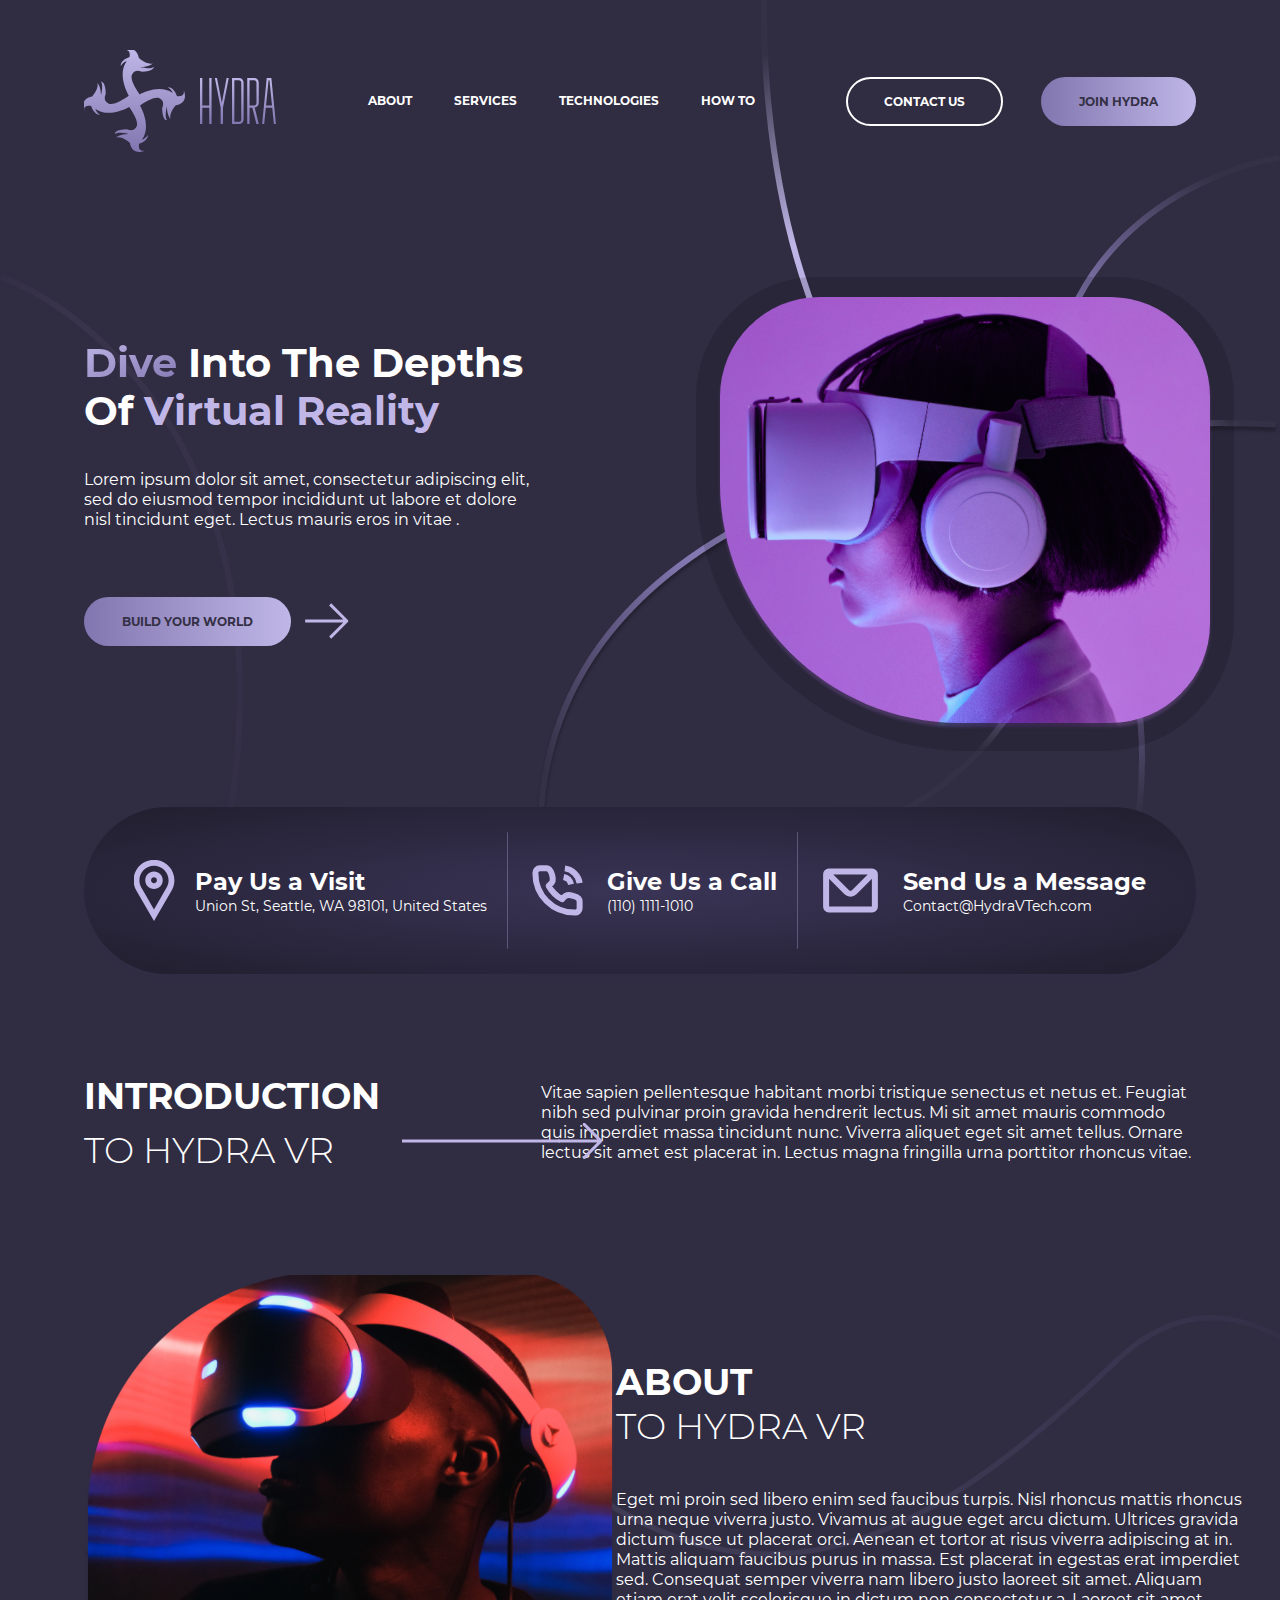
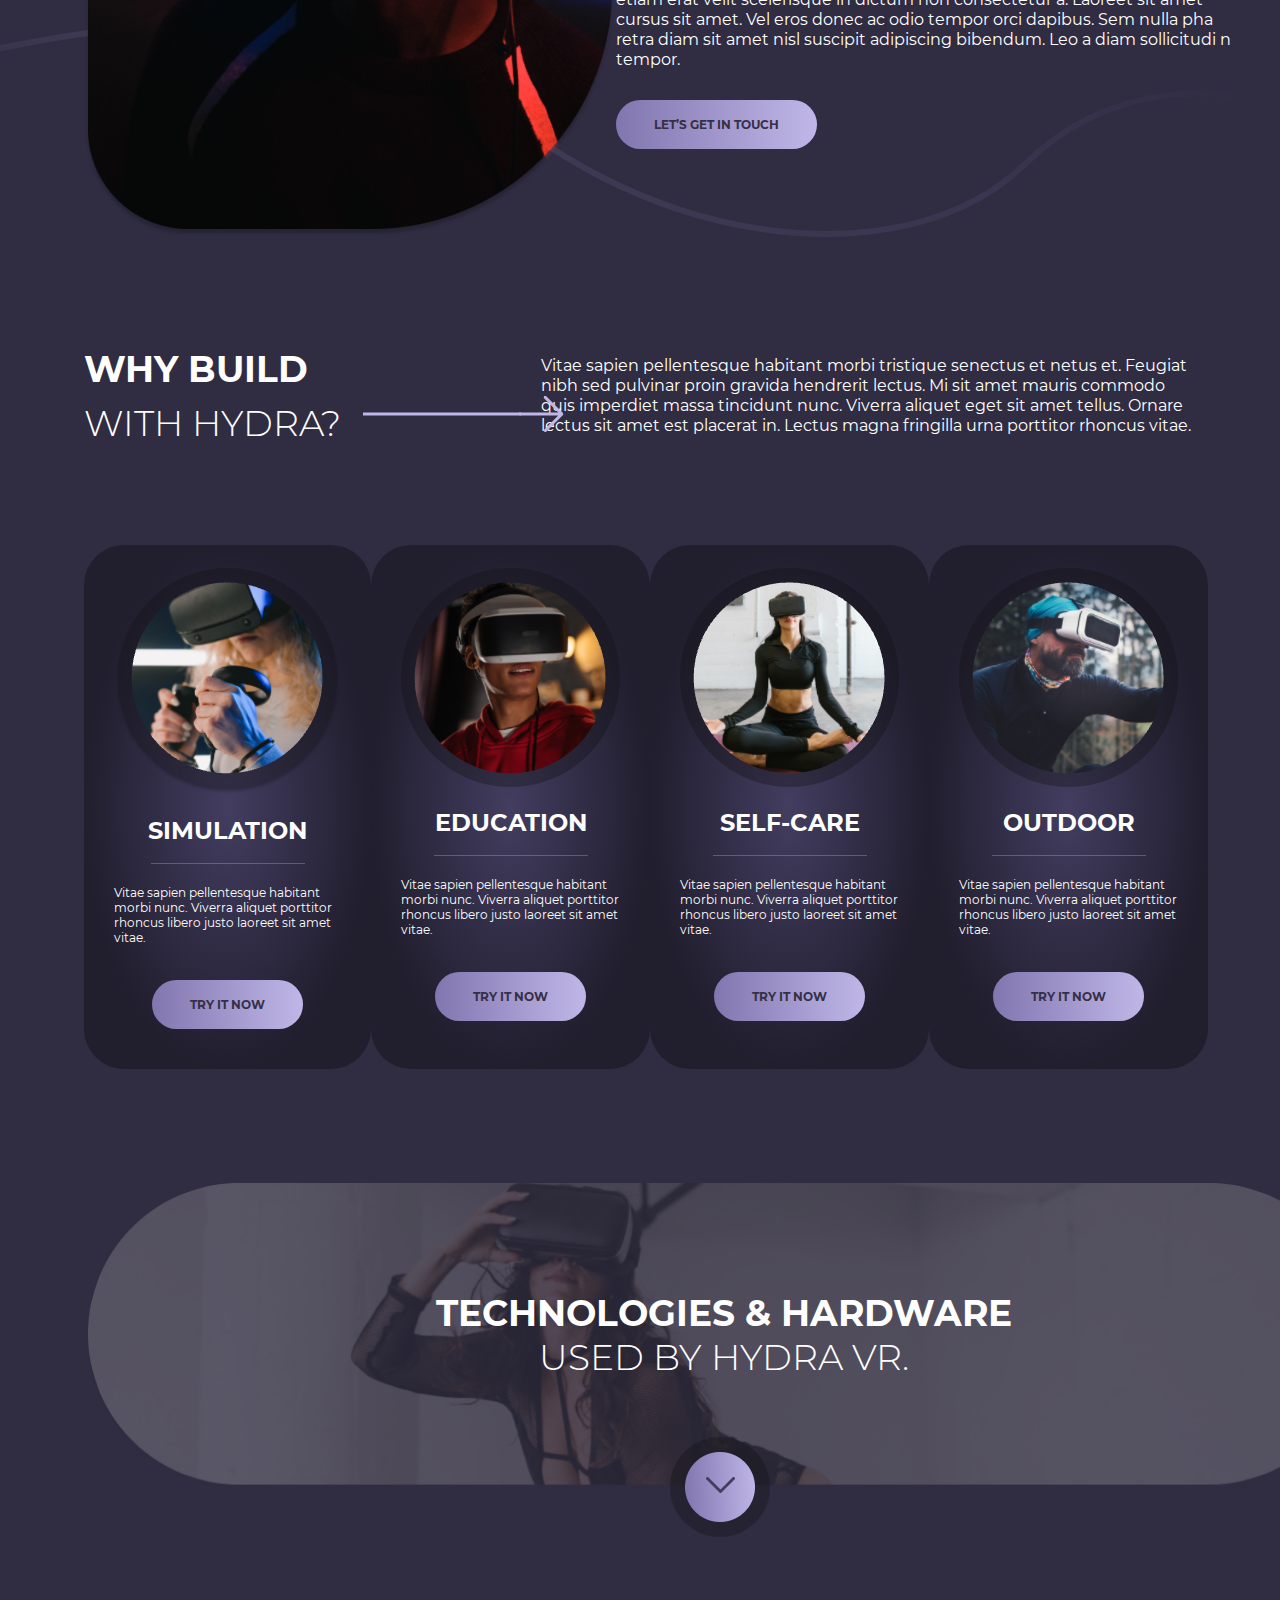
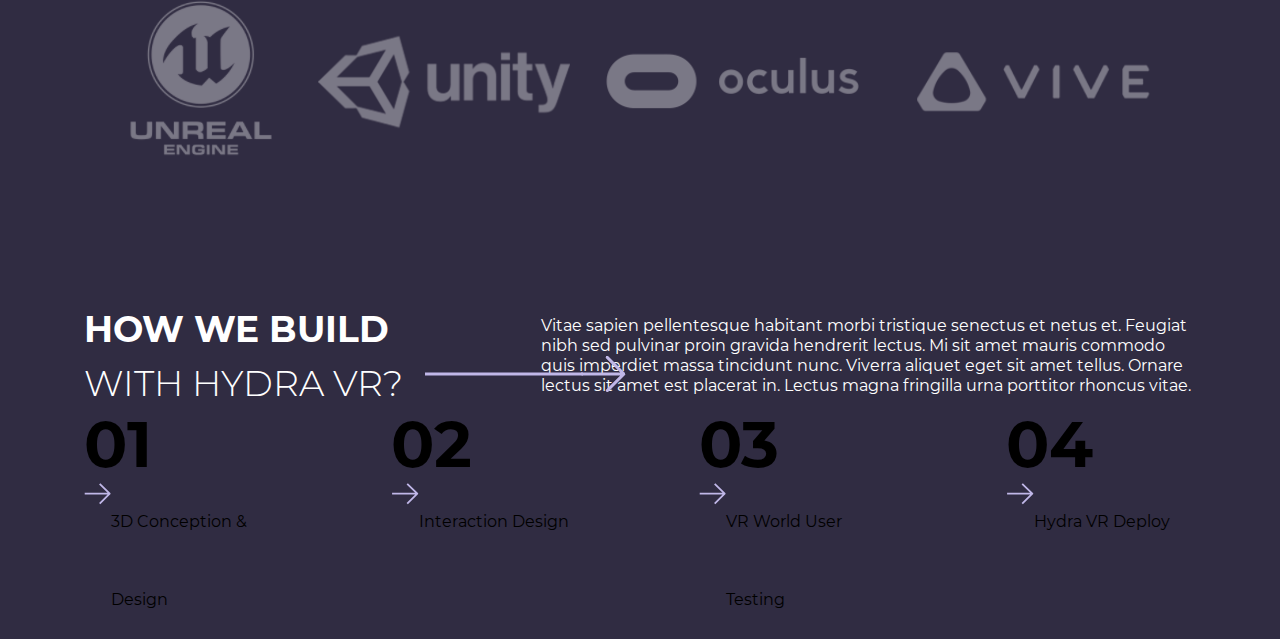
<file: Hydra/index.html>
<!DOCTYPE html>
<html lang="en">

<head>
    <meta charset="UTF-8">
    <meta name="viewport" content="width=device-width, initial-scale=1.0">
    <link rel="stylesheet" href="fonts/Montserrat/stylesheet.css">
    <link rel="stylesheet" href="scss/base/main.css">
    <title>Home page</title>
</head>

<body>
    <header class="header">
        <div class="container">
            <nav class="header__nav">
                <div class="logo">
                    <img class="img-logo" src="img/img-logo.svg" alt="logo">
                    <img class="name-logo" src="img/name-logo.svg" alt="logo">
                </div>
                <div class="header__nav-links">
                    <a href="#">ABOUT</a>
                    <a href="#">SERVICES</a>
                    <a href="#">TECHNOLOGIES</a>
                    <a href="#">HOW TO</a>
                </div>
                <div class="header__nav-btn">
                    <button class="header__btn">CONTACT US</button>
                    <button class="simple-btn">JOIN HYDRA</button>
                </div>
            </nav>
            <div class="header__main">
                <div class="header__main-text">
                    <h1 class="header__main-caption"><span class="color-1">Dive</span> Into The Depths
                        <br>
                        Of <span class="color-2">Virtual Reality</span>
                    </h1>
                    <p class="sub-caption p">Lorem ipsum dolor sit amet, consectetur adipiscing elit,
                        sed do eiusmod tempor incididunt ut labore et dolore
                        nisl tincidunt eget. Lectus mauris eros in vitae .</p>
                    <div class="header__main-btn">
                        <button class="simple-btn">BUILD YOUR WORLD</button>
                        <img class="btn-decor" src="img/btn-decor.svg" alt="button decor">
                    </div>
                </div>
                <div class="header__main-picture">
                    <img src="img/header-img.png" alt="girl in virtual reality">
                </div>
                <img class="vector vector-1" src="img/Vector 1.png" alt="">
                <img class="vector vector-2" src="img/Vector 2.png" alt="">
                <img class="vector vector-3" src="img/Vector 3.png" alt="">
                <img class="vector vector-4" src="img/Vector 4.png" alt="">
            </div>
            <div class="contacts">
                <div class="contact contacts__visit">
                    <img class="contacts__img" src="img/visit.svg" alt="icon">
                    <div class="contacts__inf">
                        <p class="title">Pay Us a Visit</p>
                        <p class="sub-title">Union St, Seattle, WA 98101, United States</p>
                    </div>
                </div>
                <img src="img/Vector 5.png" alt="">
                <div class="contact contacts__call">
                    <img class="contacts__img" src="img/call.svg" alt="icon">
                    <div class="contacts__inf">
                        <p class="title">Give Us a Call</p>
                        <p class="sub-title">(110) 1111-1010</p>
                    </div>
                </div>
                <img src="img/Vector 5.png" alt="">
                <div class="contact contact__message">
                    <img class="contacts__img" src="img/message.svg" alt="icon">
                    <div class="contacts__inf">
                        <p class="title">Send Us a Message</p>
                        <p class="sub-title">Contact@HydraVTech.com</p>
                    </div>
                </div>
            </div>
        </div>
    </header>
    <main class="main">
        <section class="introduction">
            <div class="container">
                <div class="caption">
                    <div class="caption__title">
                        <h2 class="h2 title">INTRODUCTION
                            <br>
                            <span class="h2-light">TO HYDRA VR
                            </span>
                        </h2>
                        <img class="title-decor" src="img/title-decor.png" alt="">
                    </div>
                    <p class="p text">Vitae sapien pellentesque habitant morbi tristique senectus et netus et. Feugiat
                        nibh sed pulvinar proin gravida hendrerit lectus. Mi sit amet mauris commodo
                        quis imperdiet massa tincidunt nunc. Viverra aliquet eget sit amet tellus. Ornare
                        lectus sit amet est placerat in. Lectus magna fringilla urna porttitor rhoncus vitae.</p>
                </div>
                <div class="introduction__groupe desc">
                    <img src="img/introduction-img.png" alt="male in virtual reality">
                    <div class="about-text">
                        <h2 class="h2 title">ABOUT
                            <br>
                            <span class="h2-light">TO HYDRA VR</span>
                        </h2>
                        <p class="p text">Eget mi proin sed libero enim sed faucibus turpis. Nisl rhoncus mattis rhoncus
                            urna neque viverra justo. Vivamus at augue eget arcu dictum. Ultrices gravida
                            dictum fusce ut placerat orci. Aenean et tortor at risus viverra adipiscing at in.
                            Mattis aliquam faucibus purus in massa. Est placerat in egestas erat imperdiet
                            sed. Consequat semper viverra nam libero justo laoreet sit amet. Aliquam
                            etiam erat velit scelerisque in dictum non consectetur a. Laoreet sit amet
                            cursus sit amet. Vel eros donec ac odio tempor orci dapibus. Sem nulla pha
                            retra diam sit amet nisl suscipit adipiscing bibendum. Leo a diam sollicitudi
                            n tempor.
                        </p>
                        <button class="simple-btn">LET’S GET IN TOUCH</button>
                    </div>
                </div>
                <img class="vector vector-5" src="img/Vector 6.png" alt="">
                <img class="vector vector-6" src="img/Vector 7.png" alt="">
            </div>
        </section>
        <section class="build">
            <div class="container">
                <div class="caption">
                    <div class="caption__title">
                        <h2 class="h2 title">WHY BUILD
                            <br>
                            <span class="h2-light">WITH HYDRA?
                            </span>
                        </h2>
                        <img class="title-decor" src="img/title-decor.png" alt="">
                    </div>
                    <p class="p text">Vitae sapien pellentesque habitant morbi tristique senectus et netus et. Feugiat
                        nibh sed pulvinar proin gravida hendrerit lectus. Mi sit amet mauris commodo
                        quis imperdiet massa tincidunt nunc. Viverra aliquet eget sit amet tellus. Ornare
                        lectus sit amet est placerat in. Lectus magna fringilla urna porttitor rhoncus vitae.</p>
                </div>
                <div class="build__row">
                    <div class="build__row-item">
                        <img class="item-picture" src="img/SIMULATION.png" alt="">
                        <p class="item-title">SIMULATION</p>
                        <img class="item-line" src="img/Vector 8.png" alt="">
                        <p class="item-text">
                            Vitae sapien pellentesque habitant morbi
                            nunc. Viverra aliquet porttitor rhoncus
                            libero justo laoreet sit amet vitae.
                        </p>
                        <button class="simple-btn">TRY IT NOW</button>
                    </div>
                    <div class="build__row-item">
                        <img class="item-picture" src="img/EDUCATION.png" alt="">
                        <p class="item-title">EDUCATION</p>
                        <img class="item-line" src="img/Vector 8.png" alt="">
                        <p class="item-text">
                            Vitae sapien pellentesque habitant morbi
                            nunc. Viverra aliquet porttitor rhoncus
                            libero justo laoreet sit amet vitae.
                        </p>
                        <button class="simple-btn">TRY IT NOW</button>
                    </div>
                    <div class="build__row-item">
                        <img class="item-picture" src="img/SELF-CARE.png" alt="">
                        <p class="item-title">SELF-CARE</p>
                        <img class="item-line" src="img/Vector 8.png" alt="">
                        <p class="item-text">
                            Vitae sapien pellentesque habitant morbi
                            nunc. Viverra aliquet porttitor rhoncus
                            libero justo laoreet sit amet vitae.
                        </p>
                        <button class="simple-btn">TRY IT NOW</button>
                    </div>
                    <div class="build__row-item">
                        <img class="item-picture" src="img/OUTDOOR.png" alt="">
                        <p class="item-title">OUTDOOR</p>
                        <img class="item-line" src="img/Vector 8.png" alt="">
                        <p class="item-text">
                            Vitae sapien pellentesque habitant morbi
                            nunc. Viverra aliquet porttitor rhoncus
                            libero justo laoreet sit amet vitae.
                        </p>
                        <button class="simple-btn">TRY IT NOW</button>
                    </div>
                </div>
            </div>
        </section>
        <section class="techno">
            <div class="container">
                <div class="techno__picture">
                    <p class="techno__picture-title">TECHNOLOGIES & HARDWARE</p>
                    <p class="techno__picture-subtitle">USED BY HYDRA VR.</p>
                    <button class="down">
                        <img class="down-sing" src="img/down.png" alt="">
                    </button>
                </div>
                <div class="techno__parteners">
                    <img class="techno__parteners-img" src="img/partener1.png" alt="">
                    <img class="techno__parteners-img" src="img/partener2.png" alt="">
                    <img class="techno__parteners-img" src="img/partener3.png" alt="">
                    <img class="techno__parteners-img" src="img/partener4.png" alt="">
                </div>
            </div>
        </section>
        <section class="build_steps">
            <div class="container">
                <div class="caption">
                    <div class="caption__title">
                        <h2 class="h2 title">HOW WE BUILD
                            <br>
                            <span class="h2-light">WITH HYDRA VR?
                            </span>
                        </h2>
                        <img class="title-decor" src="img/title-decor.png" alt="">
                    </div>
                    <p class="p text">Vitae sapien pellentesque habitant morbi tristique senectus et netus et. Feugiat
                        nibh sed pulvinar proin gravida hendrerit lectus. Mi sit amet mauris commodo
                        quis imperdiet massa tincidunt nunc. Viverra aliquet eget sit amet tellus. Ornare
                        lectus sit amet est placerat in. Lectus magna fringilla urna porttitor rhoncus vitae.</p>
                </div>
                <div class="build_steps-group">
                    <div class="build_steps-item">
                        <div class="number">01</div>
                        <div class="subnumber">
                            <img src="img/btn-decor.svg" alt="">
                            <p>3D Conception & Design</p>
                        </div>
                    </div>
                    <div class="build_steps-item">
                        <div class="number">02</div>
                        <div class="subnumber">
                            <img src="img/btn-decor.svg" alt="">
                            <p>Interaction Design</p>
                        </div>
                    </div>
                    <div class="build_steps-item">
                        <div class="number">03</div>
                        <div class="subnumber">
                            <img src="img/btn-decor.svg" alt="">
                            <p>VR World User Testing</p>
                        </div>
                    </div>
                    <div class="build_steps-item">
                        <div class="number">04</div>
                        <div class="subnumber">
                            <img src="img/btn-decor.svg" alt="">
                            <p>Hydra VR Deploy</p>
                        </div>
                    </div>
                </div>
            </div>
        </section>
    </main>
</body>

</html>
</file>
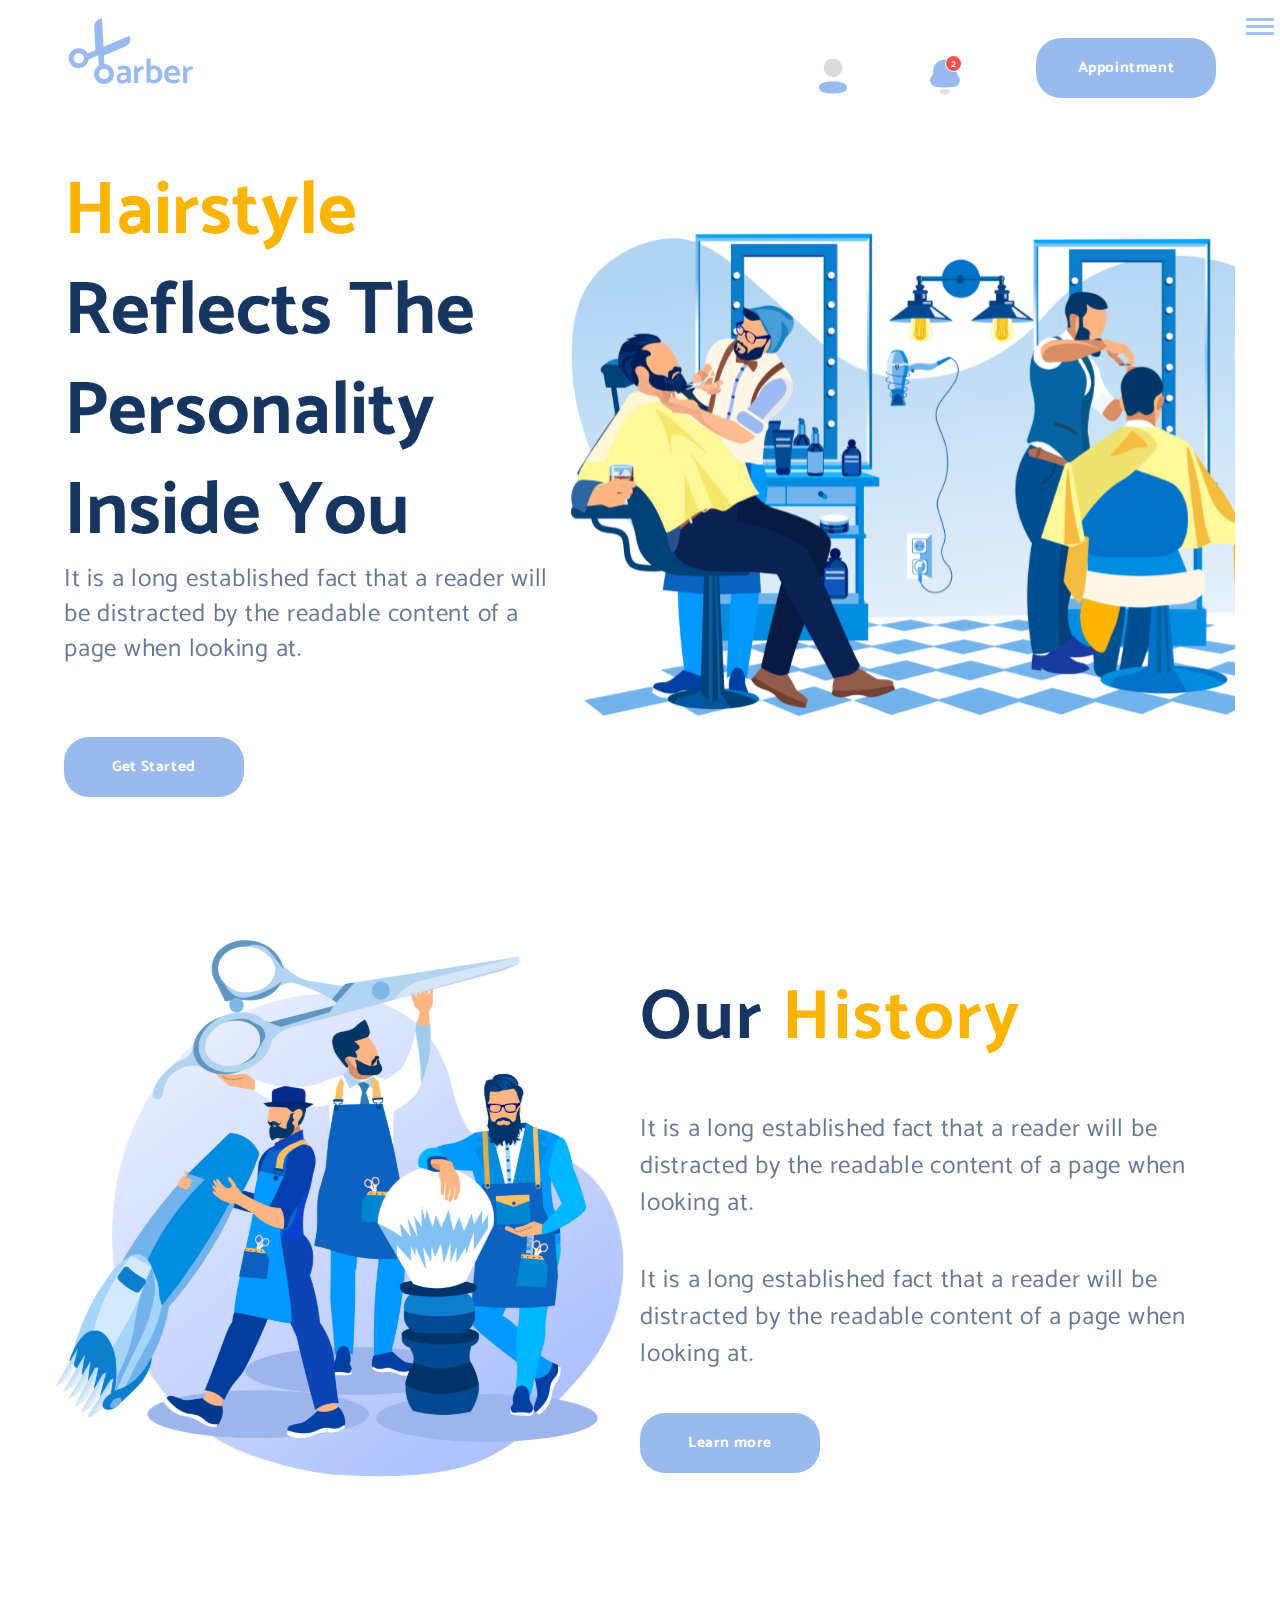
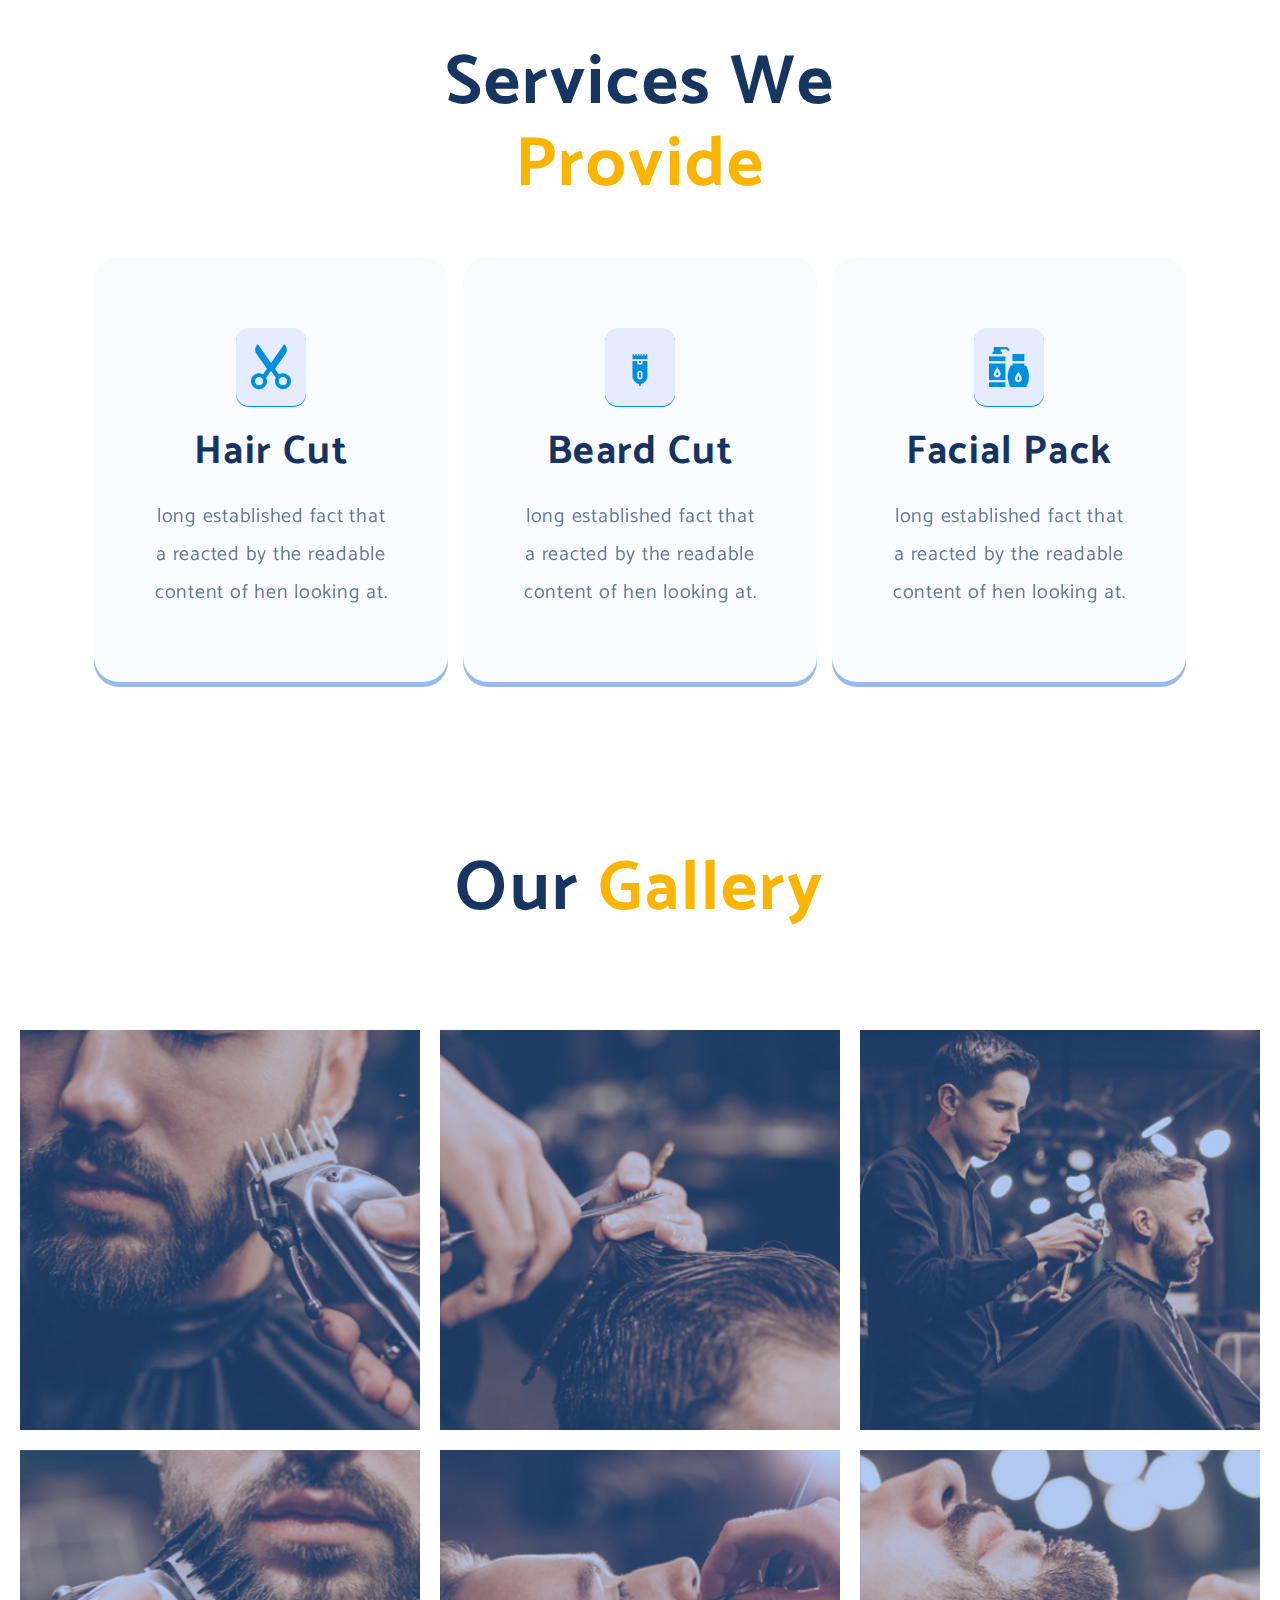
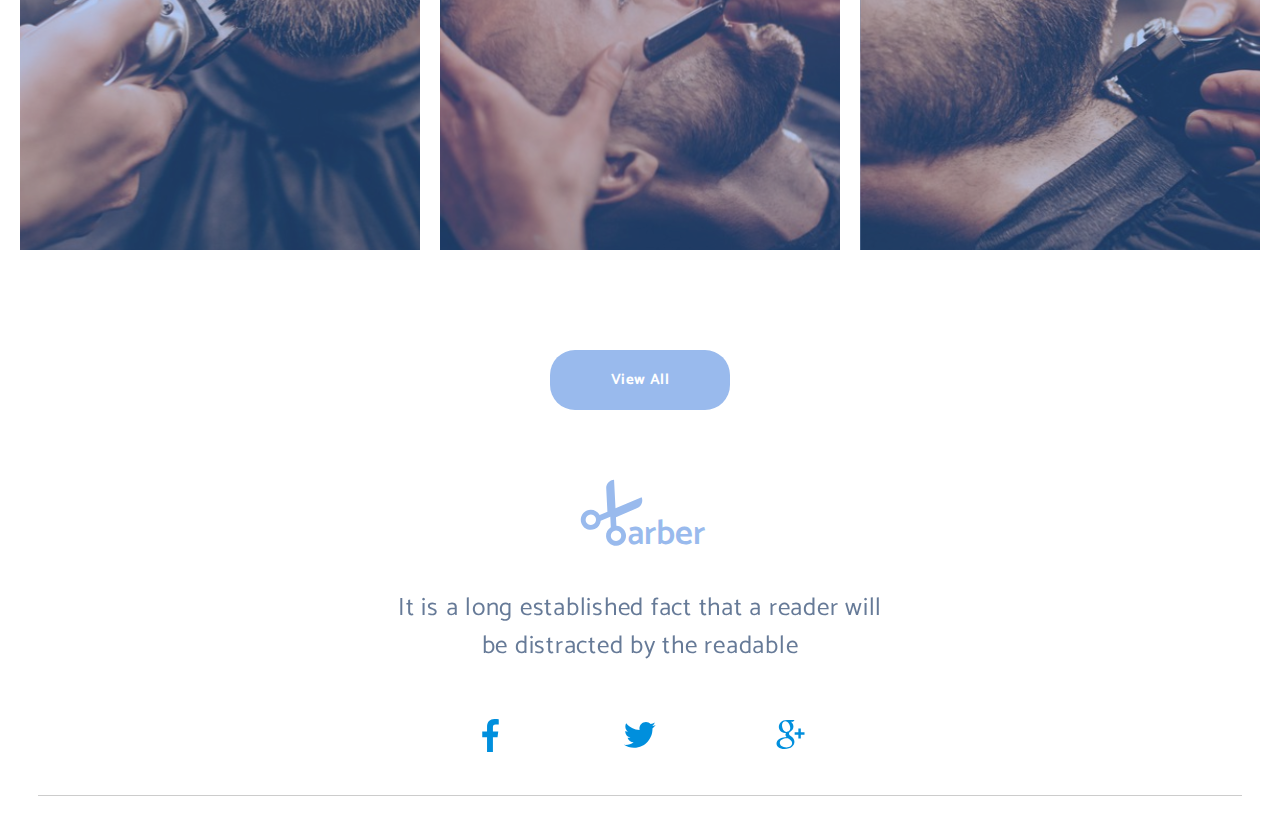
<file: Barber/html/index.html>
<!DOCTYPE html>
<html lang="en">
<head>
    <meta charset="UTF-8">
    <meta name="viewport" content="width=device-width, initial-scale=1.0">
    <title>Home page</title>
    <link href="../css/reset.css" rel="stylesheet">
    <link href="../css/style.css" rel="stylesheet">
    <link href="../css/media.css" rel="stylesheet">
    <script src="../js/script.js" defer></script>
</head>
<body>
    <header class="header">
        <nav class="header__nav">
            <div class="logo">
                <img class="logo-picture" src="../icon/logo.svg" alt="logo">
                <div class="name-logo">arber</div>
            </div>
            <div class="header__nav-user">
                <a href="#popup"><img class="user" src="../icon/Profile.svg" alt="icn profile"></a>
                <img class="notification" src="../icon/Notification.svg" alt="icn notification">
                <button class="btn">Appointment</button>
            </div>
            <div id="menu">
                <button class="c-hamburger c-hamburger-line">
                    <span></span>
                </button>
                <div class="nav-active">
                    <ul>
                        <li>Home</li>
                        <li>History</li>
                        <li>Information</li>
                        <li>Service</li>
                        <li>Gallary</li>
                    </ul>
                </div>
            </div>
        </nav>
        <div class="header__main">
            <div class="header__main-text">
                <h1 class="header__main-title"><span class="color-yelow">Hairstyle</span> Reflects The Personality Inside You</h1>
                <p class="header__main-subtitle">It is a long established fact that a reader
                will be distracted by the readable content of a page when looking at.</p>
                <button class="btn">Get Started</button>
            </div>
            <img class="header__main-img" src="../img/header-main.svg" alt="">
        </div>
    </header>
    <div id="popup" class="popup">
        <a href="#menu" class="popup__area"></a>
        <div class="popup__body">
            <div class="popup__content">
                <a class="popup__close close__popup" href="#menu">x</a>
                <div class="popup__title">Do you want to cut something?</div>
                <form class="popup__form">
                    <label class="popup__text">Name:</label>
                    <input type="text" placeholder="Your name">
                    <label class="popup__text">Email:</label>
                    <input type="email" placeholder="Your email">
                    <div class="popup__btngrup">
                        <button class="popup-btn" type="submit">Submit</button>
                        <button class="popup-btn" type="reset">Reset</button>
                    </div>
                </form>
            </div>
        </div>
    </div>
    <main class="main">
        <section class="history">
            <img class="history__picture" src="../img/history.svg" alt="interesting foto" >
            <div class="history__text">
                <h2 class="history__title">Our <span class="color-yelow">History</span></h2>
                <p class="history__subtitle">It is a long established fact that a reader will be distracted
                by the readable content of a page when looking at.</p>
                <p class="history__subtitle">It is a long established fact that a reader will be distracted
                by the readable content of a page when looking at.</p>
                <button class="btn">Learn more</button>
            </div>
        </section>
        <section class="services">
            <h2 class="services__title">Services We <span class="color-yelow">Provide</span></h2>
            <div class="services__group">
                <div class="services__group-item">
                    <img class="services__item-icn" src="../icon/services-icn1.svg" alt="">
                    <h3 class="servises__item-title">Hair Cut</h3>
                    <p class="services__item-subtitle">long established fact that a reacted
                    by the readable content of hen looking at.</p>
                </div>
                <div class="services__group-item">
                    <img class="services__item-icn" src="../icon/services-icn2.svg" alt="">
                    <h3 class="servises__item-title">Beard Cut</h3>
                    <p class="services__item-subtitle">long established fact that a reacted
                    by the readable content of hen looking at.</p>
                </div>
                <div class="services__group-item">
                    <img class="services__item-icn" src="../icon/services-icn3.svg" alt="">
                    <h3 class="servises__item-title">Facial Pack</h3>
                    <p class="services__item-subtitle">long established fact that a reacted
                    by the readable content of hen looking at.</p>
                </div>
            </div>
        </section>
        <section class="gallery">
            <h2 class="gallery__title">Our <span class="color-yelow">Gallery</span></h2>
            <div class="gallery__group">
                <div class="gallery__row">
                    <div class="gallery__square">
                        <div class="gallery__picture first">
                            <div class="gallery__picture-fil"></div>
                        </div>
                    </div>
                    <div class="gallery__square">
                        <div class="gallery__picture second">
                            <div class="gallery__picture-fil"></div>
                        </div>
                    </div>
                    <div class="gallery__square">
                        <div class="gallery__picture third">
                            <div class="gallery__picture-fil"></div>
                        </div>
                    </div>
                </div>
                <div class="gallery__row">
                    <div class="gallery__square">
                        <div class="gallery__picture fourth">
                            <div class="gallery__picture-fil"></div>
                        </div>
                    </div>
                    <div class="gallery__square">
                        <div class="gallery__picture fifth">
                            <div class="gallery__picture-fil"></div>
                        </div>
                    </div>
                    <div class="gallery__square">
                        <div class="gallery__picture sixth">
                            <div class="gallery__picture-fil"></div>
                        </div>
                    </div>
                </div>
            </div>
            <button class="btn">View All</button>
        </section>
        <section class="conteiner">
            <div class="logo">
                <img class="logo-picture" src="../icon/logo.svg" alt="logo">
                <div class="name-logo">arber</div>
            </div>
            <p class="conteiner__text">It is a long established fact that a reader will be distracted by the readable </p>
            <div class="conteiner__group">
                <div class="facebook icn">
                    <svg class="facebook-svg" xmlns="http://www.w3.org/2000/svg" width="17" height="33" viewbox="0 0 19 38" fill="currentColor">
                        <path d="M15.5312 6.30958H19V0.267583C18.4016 0.18525 16.3434 0 13.9464 0C8.94512 0 5.51908 3.14608 5.51908 8.92842V14.25H6.10352e-05V21.0045H5.51908V38H12.2857V21.0061H17.5815L18.4221 14.2516H12.2841V9.59817C12.2857 7.64592 12.8113 6.30958 15.5312 6.30958Z"/>
                      </svg>
                </div>
                <div class="twiter icn">
                    <svg class="twiter-svg" xmlns="http://www.w3.org/2000/svg" width="32" height="26" viewbox="0 0 32 26" fill="currentColor">
                        <path d="M31.6923 3.0484C30.5137 3.56538 29.2579 3.90806 27.9486 4.07444C29.2955 3.27025 30.3236 2.00652 30.8069 0.483308C29.5511 1.23204 28.1645 1.7609 26.6869 2.05604C25.4944 0.786366 23.7949 0 21.9409 0C18.3439 0 15.448 2.91965 15.448 6.4989C15.448 7.0139 15.4916 7.5091 15.5985 7.98052C10.197 7.71708 5.4174 5.12821 2.20657 1.1845C1.64602 2.15706 1.31721 3.27025 1.31721 4.46862C1.31721 6.71877 2.47596 8.7134 4.20319 9.86819C3.15932 9.84838 2.13527 9.54533 1.26769 9.06796C1.26769 9.08777 1.26769 9.11352 1.26769 9.13927C1.26769 12.2966 3.51982 14.9192 6.47314 15.5233C5.94428 15.6679 5.36788 15.7372 4.76969 15.7372C4.35372 15.7372 3.9338 15.7134 3.53963 15.6263C4.38145 18.1993 6.77026 20.0909 9.61068 20.1523C7.40014 21.8816 4.5934 22.9234 1.5549 22.9234C1.02208 22.9234 0.511038 22.8997 0 22.8343C2.87805 24.6903 6.28893 25.75 9.96722 25.75C21.9231 25.75 28.4597 15.8462 28.4597 7.2615C28.4597 6.97429 28.4497 6.69698 28.4359 6.42165C29.7254 5.50654 30.8088 4.36363 31.6923 3.0484Z"/>
                      </svg>
                </div>
                <div class="google icn">
                    <svg class="google-svg" xmlns="http://www.w3.org/2000/svg" width="29" height="30" viewbox="0 0 28 30" fill="currentColor">
                        <path d="M24.3158 12.2804V8.59626H21.8596V12.2804H18.1754V14.7365H21.8596V18.4206H24.3158V14.7365H28V12.2804H24.3158ZM14.8596 16.4557L13.5087 15.4733C13.0175 15.1049 12.5263 14.6136 12.5263 13.754C12.5263 12.8944 13.1404 12.1576 13.7544 11.7892C15.3509 10.5611 16.9474 9.21028 16.9474 6.5086C16.9474 3.92972 15.3509 2.45608 14.4912 1.71925H16.5789L18.0526 0H10.4386C5.03509 0 2.33333 3.43851 2.33333 7.12262C2.33333 9.94711 4.54386 13.0172 8.47368 13.0172H9.45614C9.33333 13.3856 8.96491 13.9996 8.96491 14.6136C8.96491 15.8417 9.45614 16.3329 10.0702 17.0697C8.35088 17.1925 5.15789 17.5609 2.82456 19.0346C0.614035 20.3854 0 22.2275 0 23.5783C0 26.4028 2.57895 29.1045 8.10526 29.1045C14.7368 29.1045 17.9299 25.4204 17.9299 21.8591C17.9298 19.2802 16.5789 17.9293 14.8596 16.4557ZM5.52632 5.28056C5.52632 2.57888 7.12281 1.35084 8.8421 1.35084C12.0351 1.35084 13.7544 5.64897 13.7544 8.10505C13.7544 11.2979 11.1754 11.912 10.193 11.912C7.12281 11.912 5.52632 8.10505 5.52632 5.28056ZM9.94732 27.3852C5.89469 27.3852 3.31574 25.5432 3.31574 22.8415C3.31574 20.1398 5.77188 19.2801 6.50872 18.9117C8.10521 18.4205 10.1929 18.2977 10.5614 18.2977C10.9298 18.2977 11.1754 18.2977 11.421 18.2977C14.3684 20.3854 15.5964 21.245 15.5964 23.2099C15.5964 25.5432 13.2632 27.3852 9.94732 27.3852Z"/>
                      </svg>
                </div>
            </div>
        </section>
    </main>
</body>
</html>
</file>
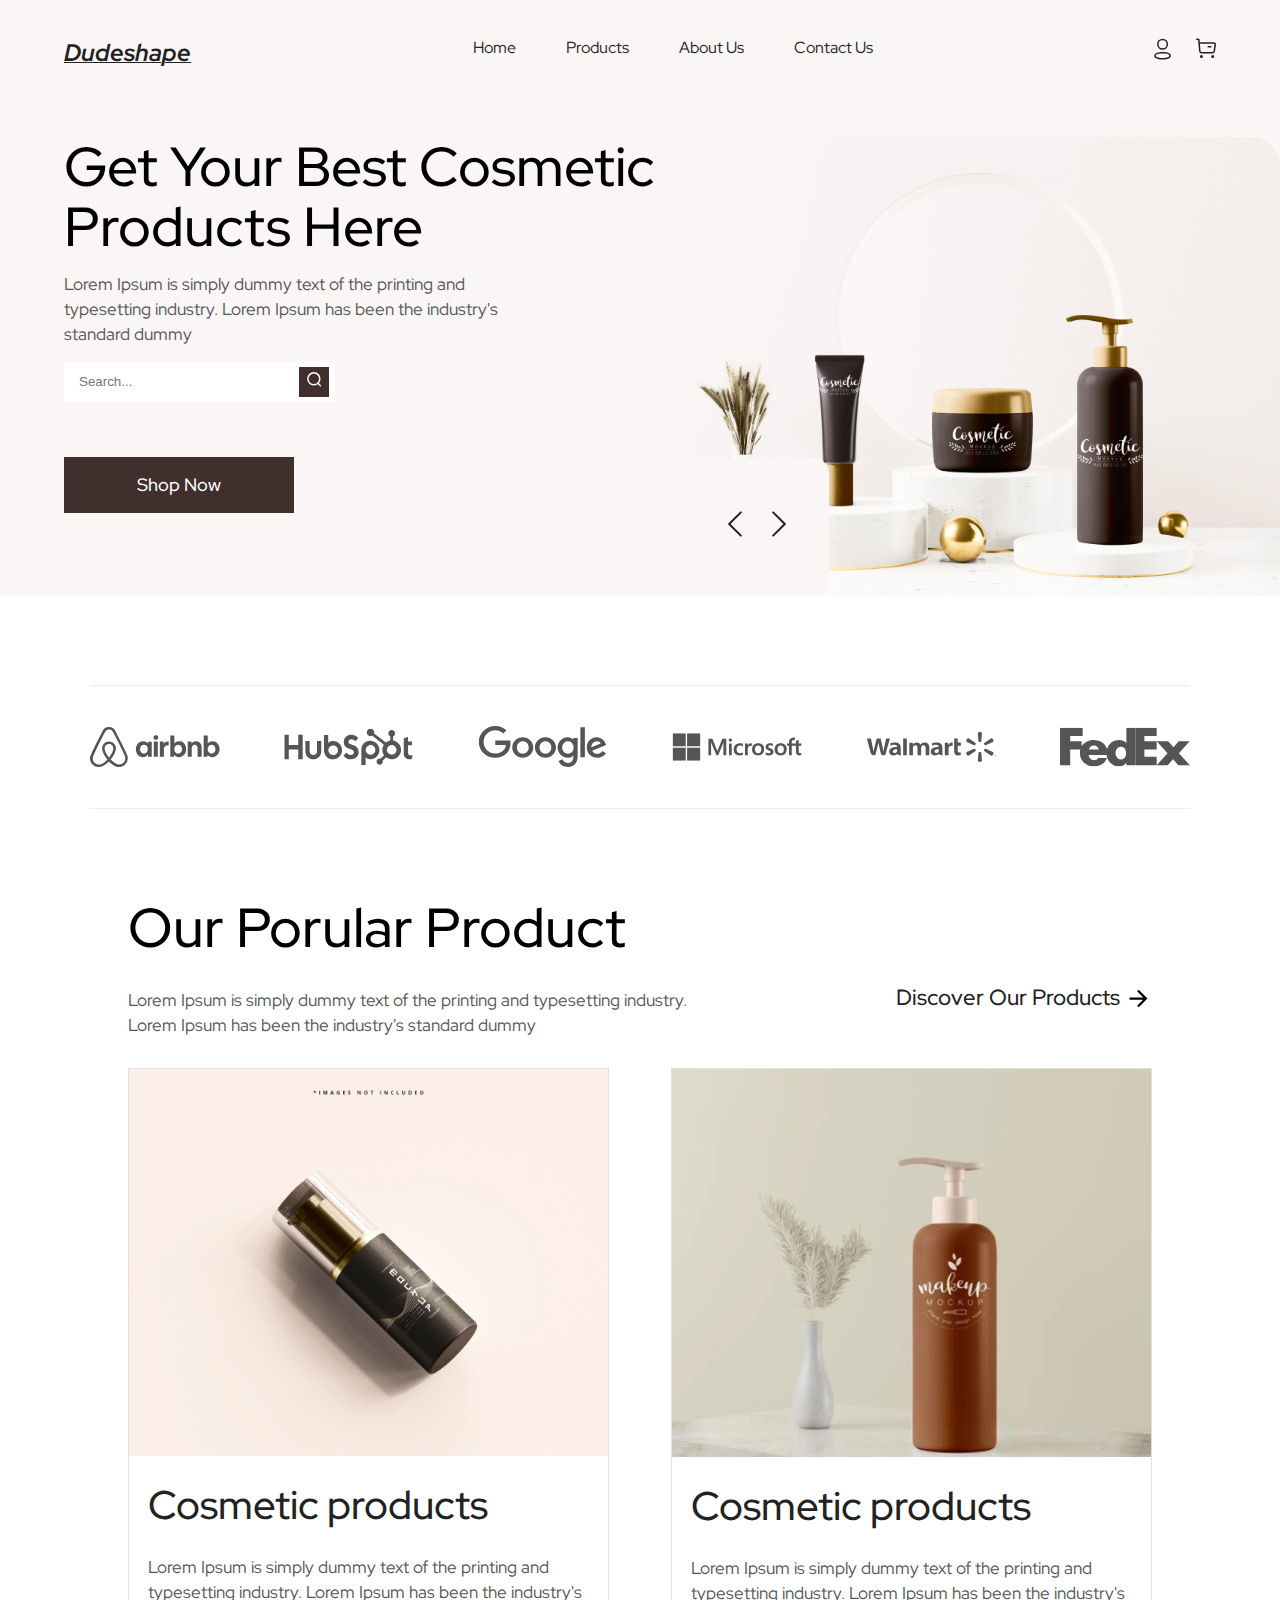
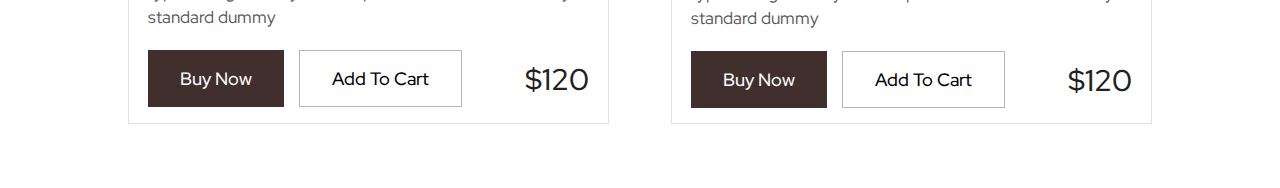
<file: Dudeshape1/html/index.html>
<!DOCTYPE html>
<html lang="en">
<head>
    <meta charset="UTF-8">
    <meta name="viewport" content="width=device-width, initial-scale=1.0">
    <title>Home page</title>
    <link href="../css/reset.css" rel="stylesheet">
    <link href="../css/style.css" rel="stylesheet">
    <link href="../css/media.css" rel="stylesheet">
    <script src="../js/script.js" defer></script>
</head>
<body>
    <header class="header">
        <nav class="header__nav">
            <a href="#" class="logo">Dudeshape</a>
            <div class="header__nav-menu">
                <a href="#" class="header__nav-link">Home</a>
                <a href="#" class="header__nav-link">Products</a>
                <a href="#" class="header__nav-link">About Us</a>
                <a href="#" class="header__nav-link">Contact Us</a>
            </div>
            <div class="header__nav-user">
                <div class="header__nav-icn">
                    <svg xmlns="http://www.w3.org/2000/svg" width="17" height="22" viewBox="0 0 17 22" fill="none">
                        <circle cx="8.57897" cy="6.27803" r="4.77803" stroke="currentColor" stroke-width="1.5" stroke-linecap="round" stroke-linejoin="round"/>
                        <path fill-rule="evenodd" clip-rule="evenodd" d="M1.00002 17.7013C0.998732 17.3654 1.07385 17.0336 1.2197 16.7311C1.67736 15.8157 2.96798 15.3306 4.03892 15.1109C4.81128 14.9461 5.59431 14.836 6.38217 14.7814C7.84084 14.6533 9.30793 14.6533 10.7666 14.7814C11.5544 14.8366 12.3374 14.9467 13.1099 15.1109C14.1808 15.3306 15.4714 15.77 15.9291 16.7311C16.2224 17.3479 16.2224 18.0639 15.9291 18.6807C15.4714 19.6418 14.1808 20.0812 13.1099 20.2917C12.3384 20.4633 11.5551 20.5766 10.7666 20.6304C9.57937 20.731 8.38659 20.7494 7.19681 20.6853C6.92221 20.6853 6.65677 20.6853 6.38217 20.6304C5.59663 20.5772 4.81632 20.464 4.04807 20.2917C2.96798 20.0812 1.68652 19.6418 1.2197 18.6807C1.0746 18.3746 0.999552 18.04 1.00002 17.7013Z" stroke="currentColor" stroke-width="1.5" stroke-linecap="round" stroke-linejoin="round"/>
                    </svg>
                </div>
                <div class="header__nav-icn">
                    <svg xmlns="http://www.w3.org/2000/svg" width="20" height="21" viewBox="0 0 20 21" fill="none">
                        <path fill-rule="evenodd" clip-rule="evenodd" d="M5.42229 17.8203C5.84429 17.8203 6.18729 18.1633 6.18729 18.5853C6.18729 19.0073 5.84429 19.3493 5.42229 19.3493C5.00029 19.3493 4.65829 19.0073 4.65829 18.5853C4.65829 18.1633 5.00029 17.8203 5.42229 17.8203Z" stroke="currentColor" stroke-width="1.5" stroke-linecap="round" stroke-linejoin="round"/>
                        <path fill-rule="evenodd" clip-rule="evenodd" d="M16.6747 17.8203C17.0967 17.8203 17.4397 18.1633 17.4397 18.5853C17.4397 19.0073 17.0967 19.3493 16.6747 19.3493C16.2527 19.3493 15.9097 19.0073 15.9097 18.5853C15.9097 18.1633 16.2527 17.8203 16.6747 17.8203Z" stroke="currentColor" stroke-width="1.5" stroke-linecap="round" stroke-linejoin="round"/>
                        <path d="M0.749893 1.25L2.82989 1.61L3.79289 13.083C3.87089 14.018 4.65189 14.736 5.58989 14.736H16.5019C17.3979 14.736 18.1579 14.078 18.2869 13.19L19.2359 6.632C19.3529 5.823 18.7259 5.099 17.9089 5.099H3.16389" stroke="currentColor" stroke-width="1.5" stroke-linecap="round" stroke-linejoin="round"/>
                        <path d="M12.1254 8.79492H14.8984" stroke="currentColor" stroke-width="1.5" stroke-linecap="round" stroke-linejoin="round"/>
                    </svg>
                </div>
                <div id="menu">
                    <button class="c-hamburger">
                        <svg xmlns="http://www.w3.org/2000/svg" width="18" height="16" viewBox="0 0 18 16" fill="none">
                            <path d="M13 14V16H2V14H13ZM18 7V9H0V7H18ZM16 0V2H5V0H16Z" fill="currentColor"/>
                        </svg>
                    </button>
                    <div class="nav-active">
                        <a href="#" class="menu__linck">Home</a>
                        <a href="#" class="menu__linck">Products</a>
                        <a href="#" class="menu__linck">About Us</a>
                        <a href="#" class="menu__linck">Contact Us</a>
                    </div>
                </div>
            </div>
        </nav>
        <div class="header__main">
            <div class="header__main-text">
                <h2 class="header__main-title title">Get Your Best Cosmetic Products Here</h2>
                <p class="header__main-subtitle subtitle">Lorem Ipsum is simply dummy text of the printing and typesetting industry.
                Lorem Ipsum has been the industry's standard dummy</p>
                <div class="search">
                    <input class="search-input" id="search-input" type="search" placeholder="Search...">
                    <button class="search-btn" type="submit">
                        <svg width="15" height="15" viewBox="0 0 15 15" fill="none" xmlns="http://www.w3.org/2000/svg">
                            <circle id="Ellipse_739" cx="6.84442" cy="6.84442" r="5.99237" stroke="currentColor" stroke-width="1.5" stroke-linecap="round" stroke-linejoin="round"/>
                            <path id="Line_181" d="M11.0122 11.3235L13.3616 13.6667" stroke="currentColor" stroke-width="1.5" stroke-linecap="round" stroke-linejoin="round"/>
                        </svg>
                    </button>
                </div>
                <button class="regular-btn">Shop Now</button>
            </div>
            <div class="header__main-slider">
                <div class="slider">
                    <div class="slider-line">
                        <img src="../img/header__slider.png" alt="prety image">
                        <img src="../img/header__slider.png" alt="prety image">
                        <img src="../img/header__slider.png" alt="prety image">
                        <img src="../img/header__slider.png" alt="prety image">
                    </div>
                    <div class="slider__panel">
                        <div class="slider__panel-btn">
                            <button class="slider__btn prev">
                                <svg xmlns="http://www.w3.org/2000/svg" width="14" height="26" viewBox="0 0 14 26" fill="none">
                                    <path d="M12.8333 24.6666L1.16664 12.9999L12.8333 1.33325" stroke="#222222" stroke-width="2" stroke-linecap="round" stroke-linejoin="round"/>
                                </svg>
                            </button>
                            <button class="slider__btn next">
                                <svg xmlns="http://www.w3.org/2000/svg" width="14" height="26" viewBox="0 0 14 26" fill="none">
                                    <path d="M1.16669 1.33329L12.8334 13L1.16669 24.6666" stroke="#222222" stroke-width="2" stroke-linecap="round" stroke-linejoin="round"/>
                                </svg>
                            </button>
                        </div>
                    </div>
                </div>
            </div>
        </div>
    </header>
    <main class="main">
        <div class="brends">
            <img src="../icon/brend1.svg" alt="pretty brend" class="brand__pictures">
            <img src="../icon/brend2.svg" alt="pretty brend" class="brand__pictures">
            <img src="../icon/brend3.svg" alt="pretty brend" class="brand__pictures">
            <img src="../icon/brend4.svg" alt="pretty brend" class="brand__pictures">
            <img src="../icon/brend5.svg" alt="pretty brend" class="brand__pictures">
            <img src="../icon/brend6.svg" alt="pretty brend" class="brand__pictures">
        </div>
        <section class="popular__product">
            <div class="popular__product-text">
                <h2 class="title">Our Porular Product</h2>
                <div class="popular__product-subtitle">
                    <p class="subtitle">Lorem Ipsum is simply dummy text of the printing and 
                    typesetting industry. Lorem Ipsum has been the industry's standard dummy</p>
                    <a class="more-product" href="#">Discover Our Products<img src="../icon/Frame.svg" alt="line"></a>
                </div>
            </div>
            <div class="product">
                <div class="product__item">
                    <img class="product__item-picture" src="../img/product1.png" alt="">
                    <div class="product__item-inf">
                        <h3 class="product__item-title">Cosmetic products</h3>
                        <p class="subtitle">Lorem Ipsum is simply dummy text of the printing and 
                        typesetting industry. Lorem Ipsum has been the industry's standard dummy</p>
                        <div class="shopp-group">
                            <div class="btn-group">
                                <button class="shopp-btn one">Buy Now</button>
                                <button class="shopp-btn two">Add To Cart</button>
                            </div>
                            <p class="price">$120</p>
                        </div>
                    </div>
                </div>
                <div class="product__item">
                    <img class="product__item-picture" src="../img/product2.png" alt="">
                    <div class="product__item-inf">
                        <h3 class="product__item-title">Cosmetic products</h3>
                        <p class="subtitle">Lorem Ipsum is simply dummy text of the printing and 
                        typesetting industry. Lorem Ipsum has been the industry's standard dummy</p>
                        <div class="shopp-group">
                            <div class="btn-group">
                                <button class="shopp-btn one">Buy Now</button>
                                <button class="shopp-btn two">Add To Cart</button>
                            </div>
                            <p class="price">$120</p>
                        </div>
                    </div>
                </div>
            </div>
        </section>
    </main>
</body>
</html>
</file>
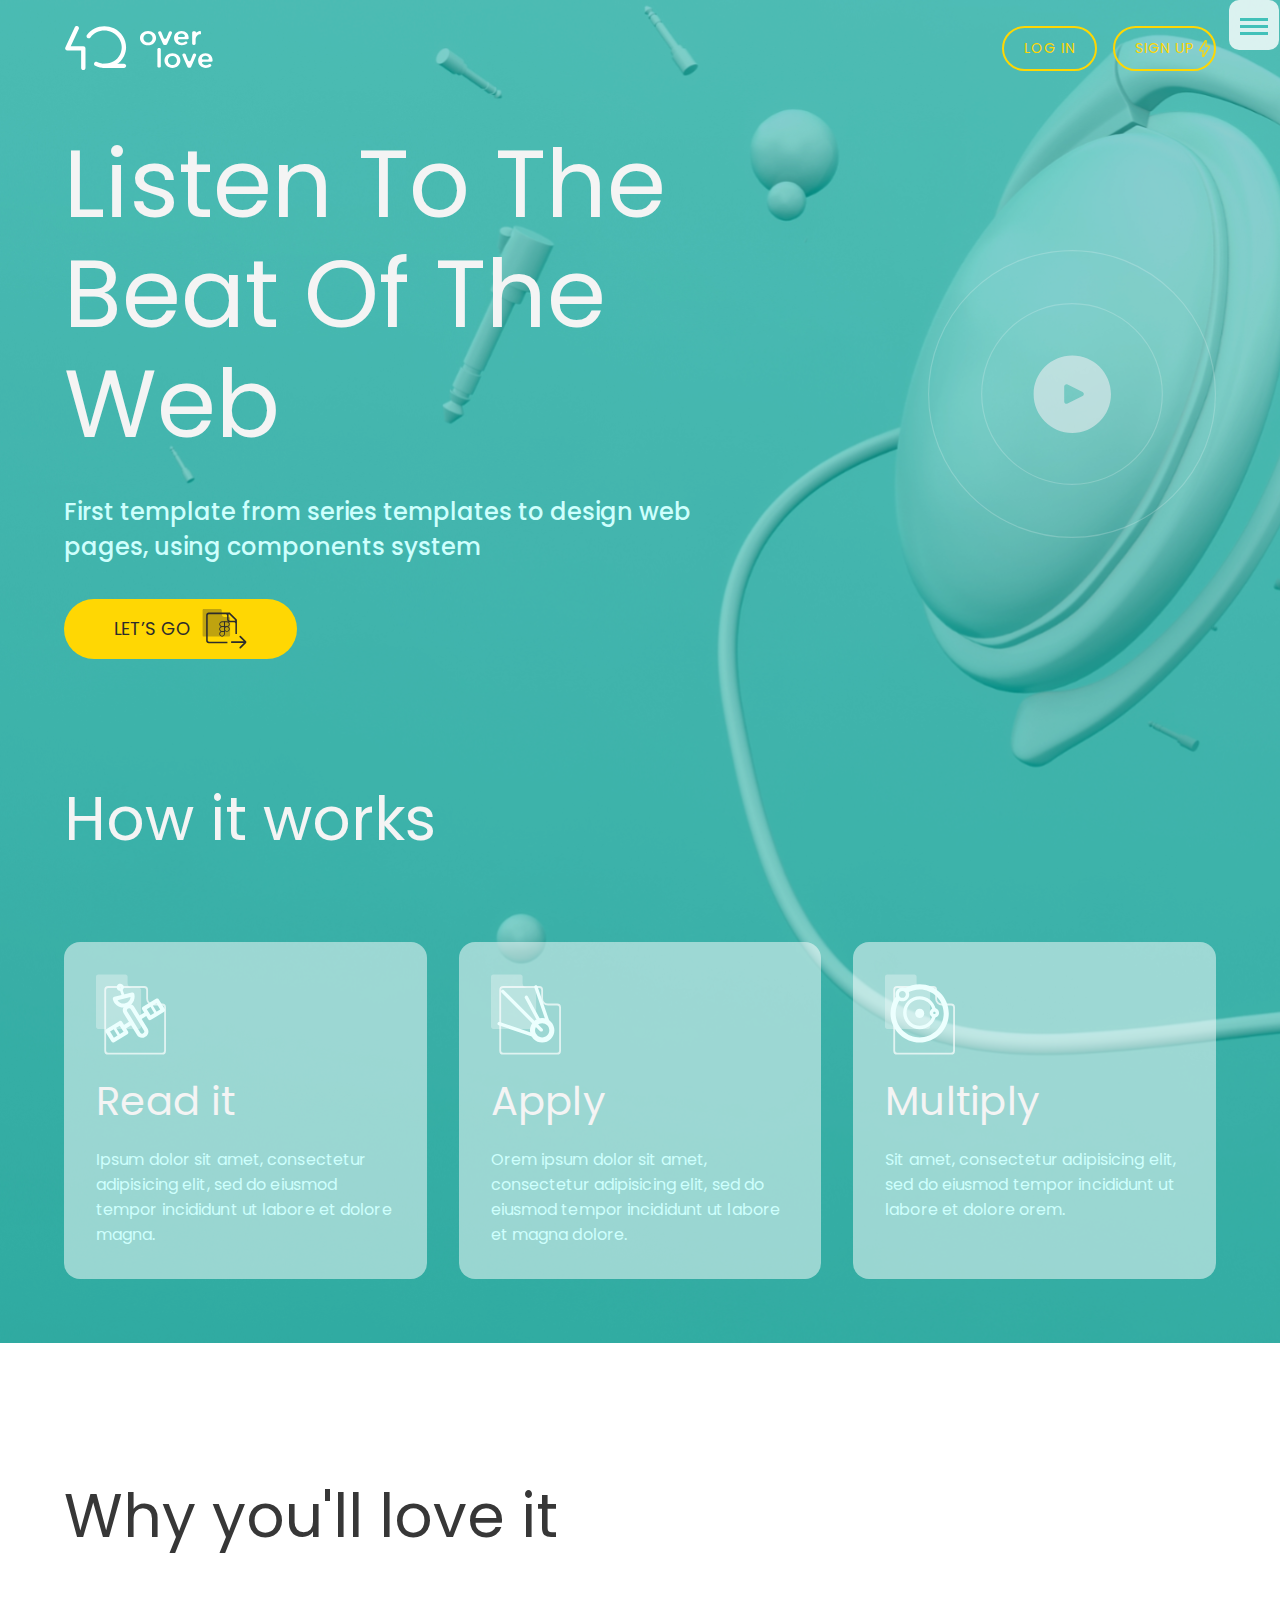
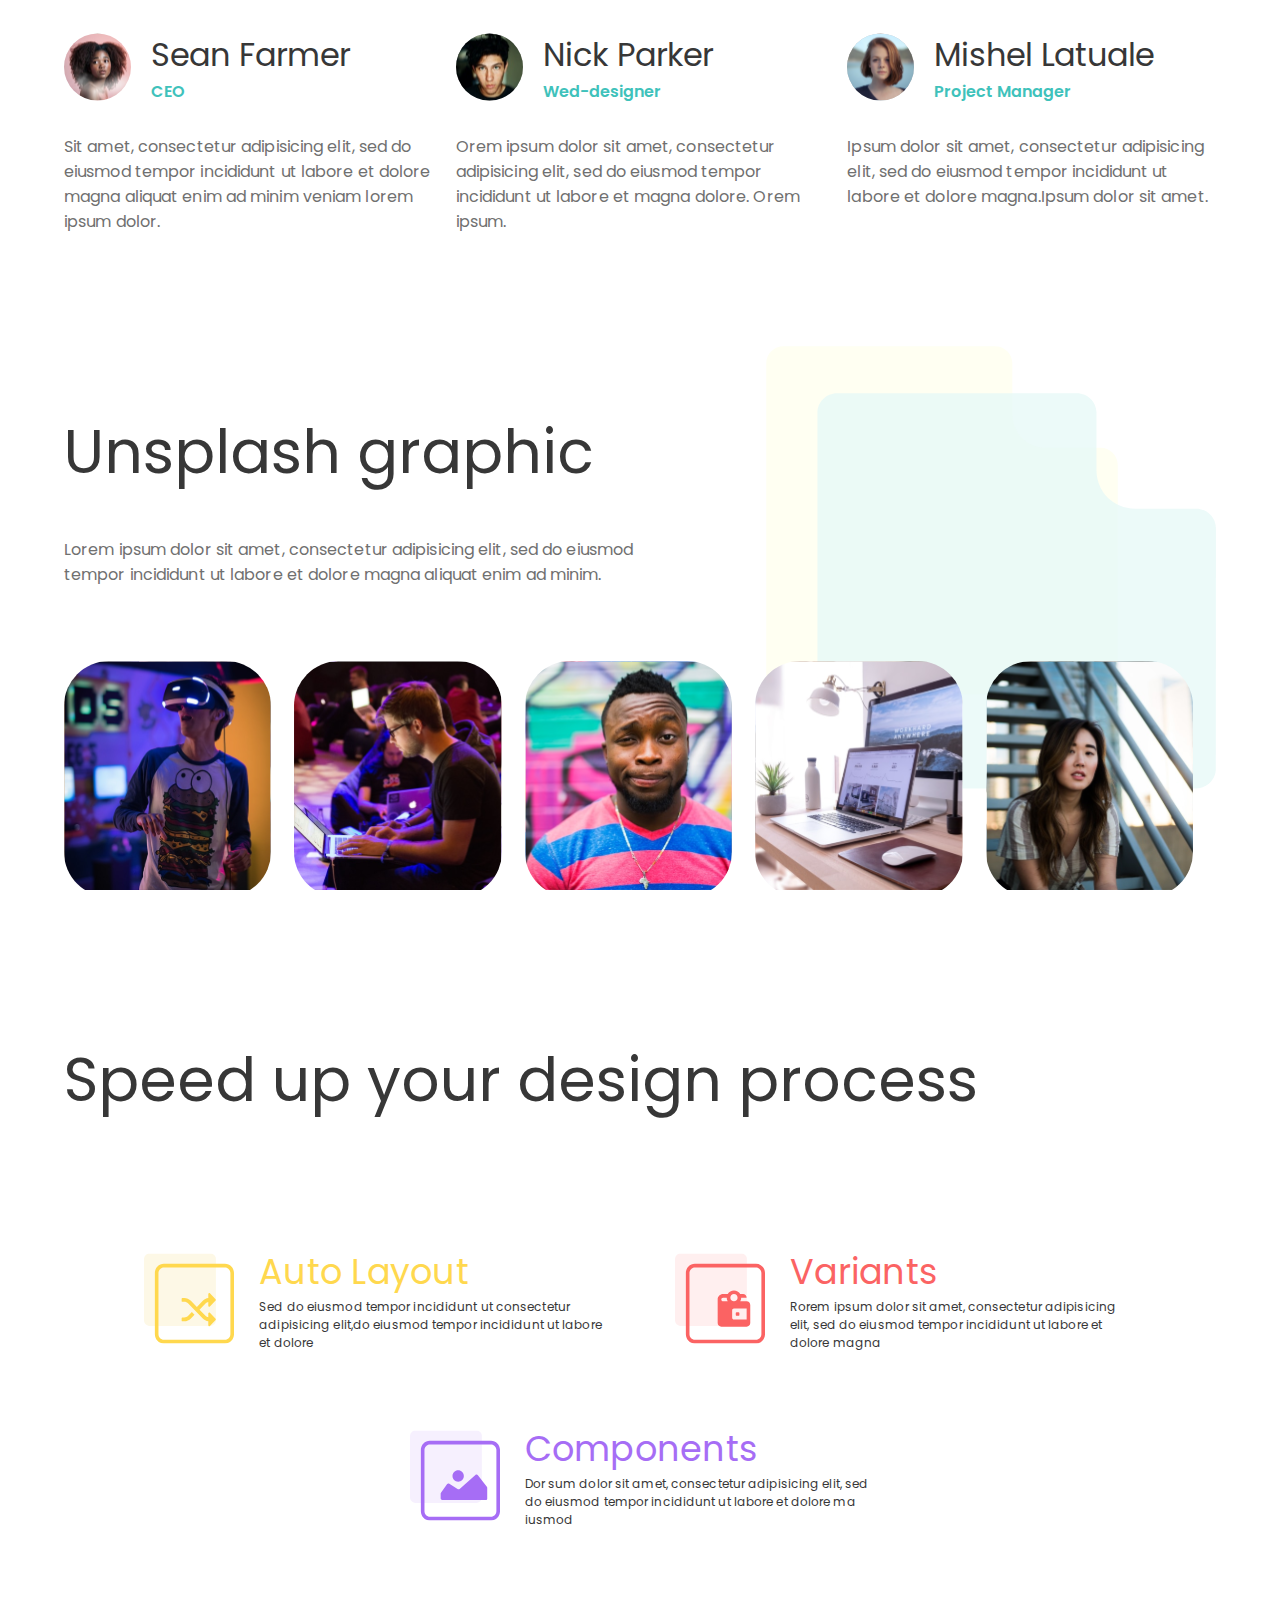
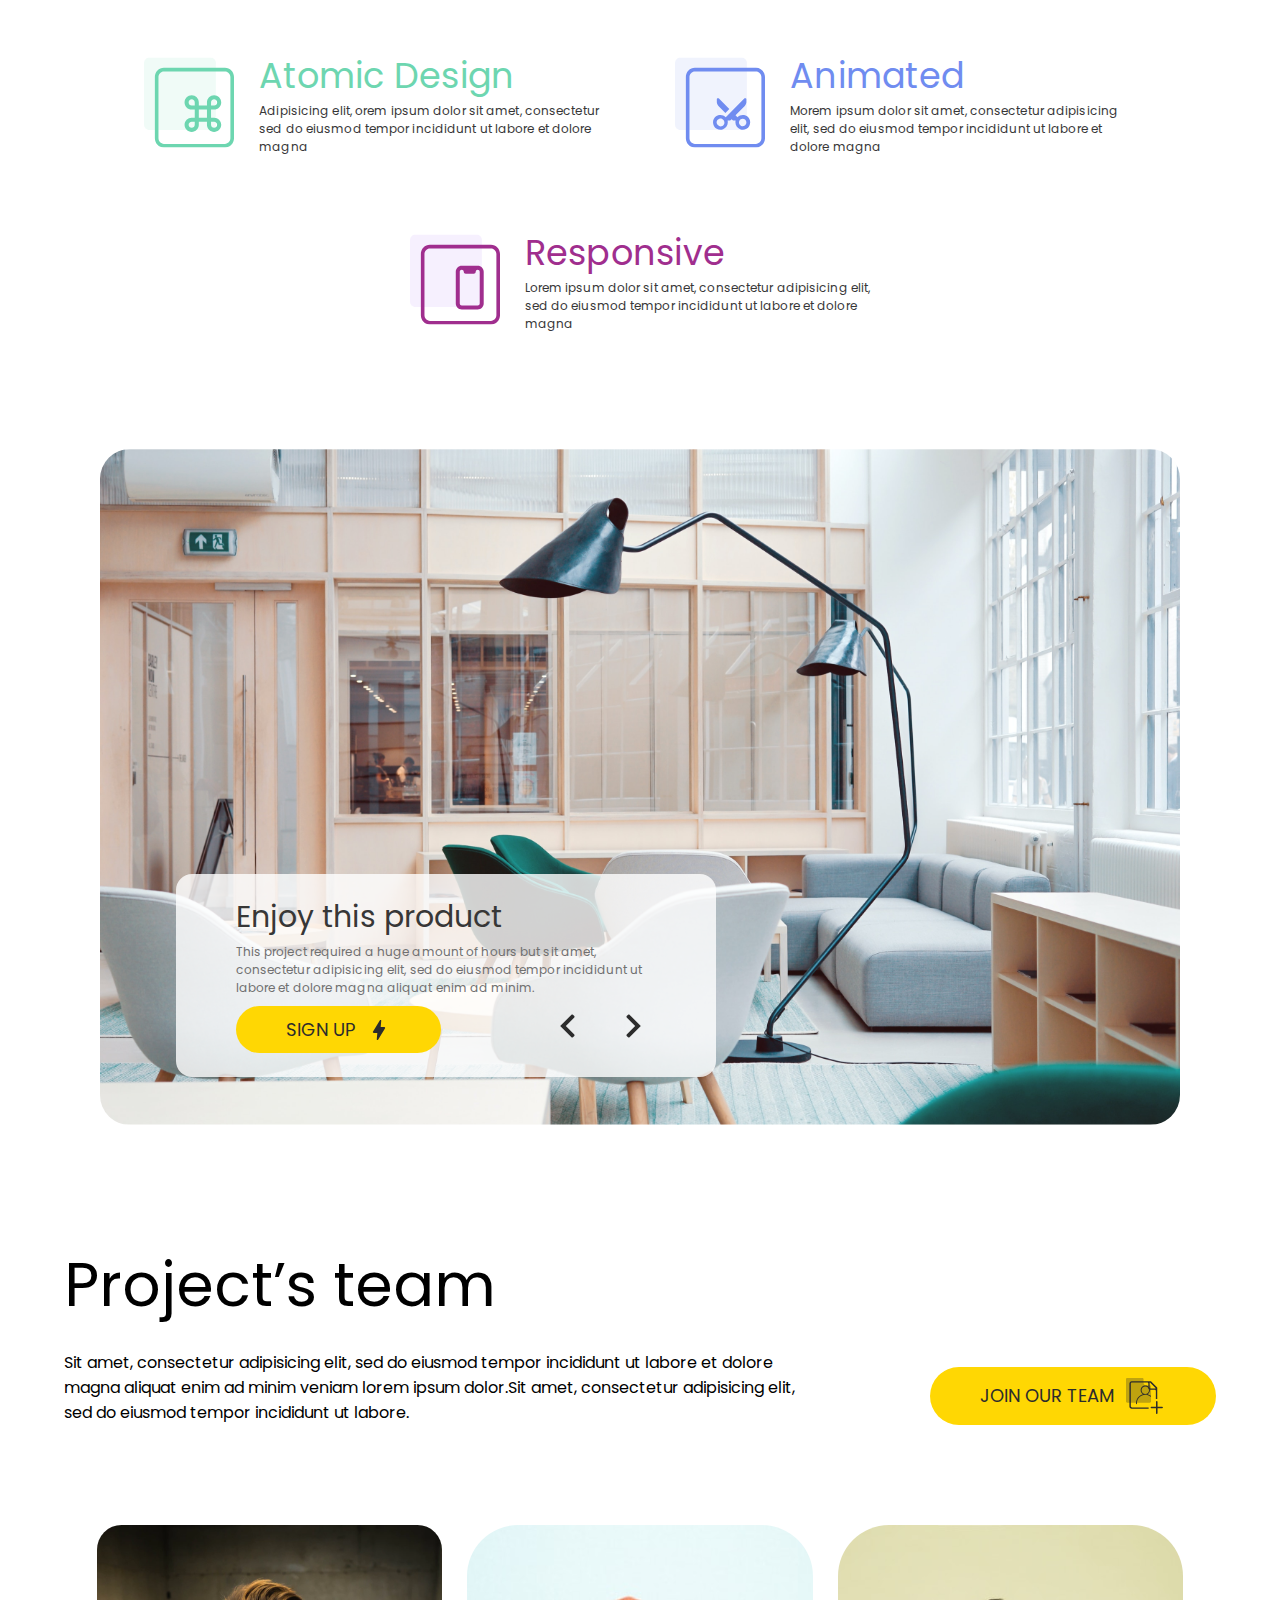
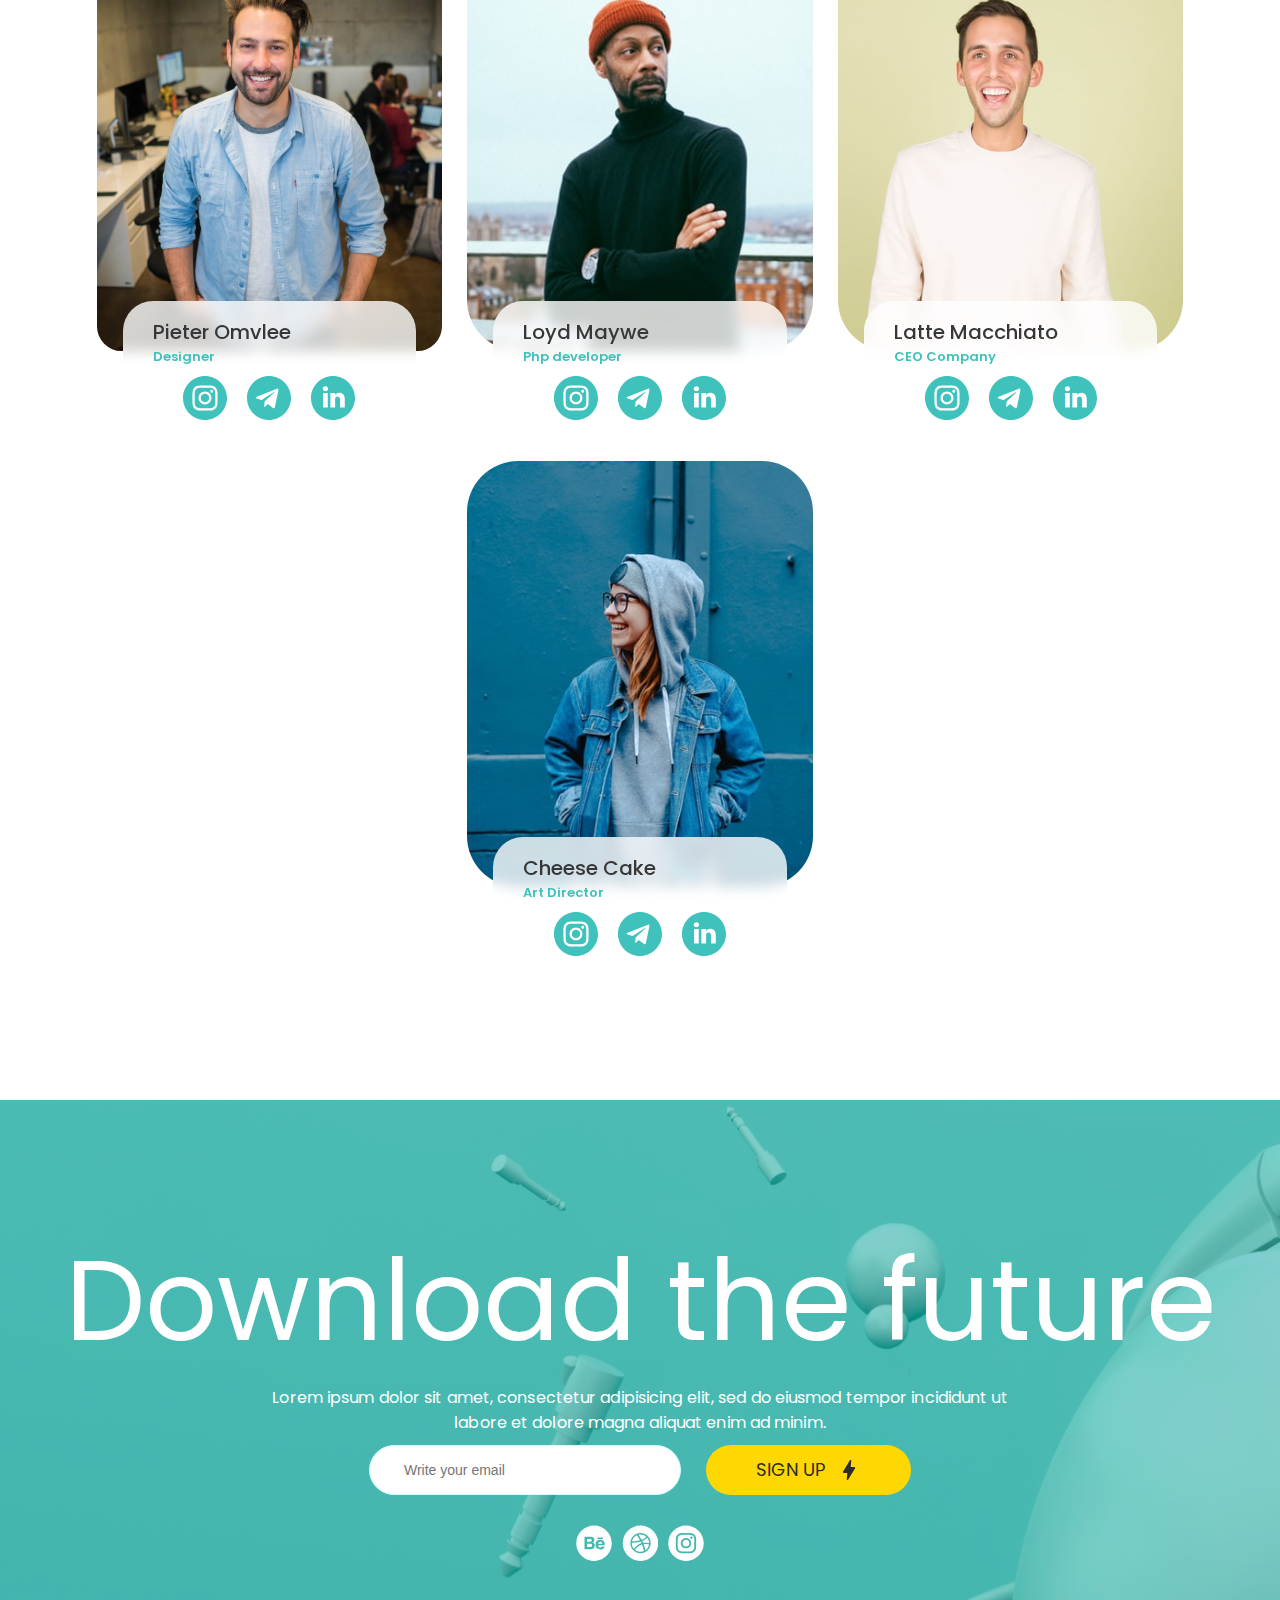
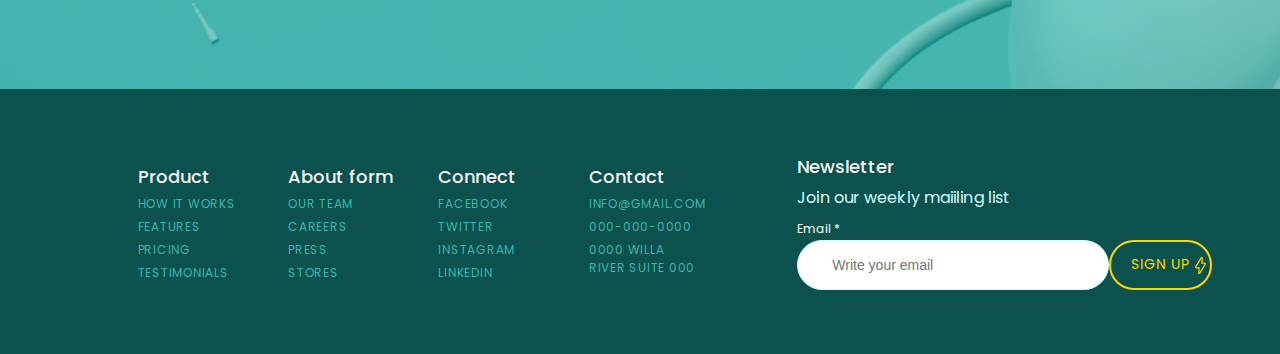
<file: overlove/html/index.html>
<!DOCTYPE html>
<html lang="en">
<head>
    <meta charset="UTF-8">
    <meta name="viewport" content="width=device-width, initial-scale=1.0">
    <link rel="stylesheet" href="../css/reset.css">
    <link rel="stylesheet" href="../css/style.css">
    <link rel="stylesheet" href="../css/media.css">
    <script src="../js/script.js" defer></script>
    <title>Home page</title>
</head>
<body>
    <header class="header">
        <nav class="header__nav">
            <img class="logo" src="../icon/logo.svg" alt="logo">
            <div class="conteiner-btn">
                <button class="button">Log In</button>
                <button class="button">Sign Up
                    <svg width="19" height="19" viewBox="0 0 24 24" fill= "none" stroke="currentColor" xmlns="http://www.w3.org/2000/svg">
                        <path id="Icon color" d="M18.09 10.2199L11.09 21.6399C10.9526 21.8618 10.711 21.9977 10.45 21.9999H10.25C10.1099 21.9996 9.97614 21.9418 9.88001 21.8399C9.78437 21.7376 9.73706 21.5993 9.75001 21.4599L10.31 14.9999H6.74001C6.47142 14.997 6.2243 14.8525 6.09001 14.6199L5.90001 14.2899C5.80457 14.1333 5.80457 13.9365 5.90001 13.7799L12.9 2.35988C13.0411 2.13185 13.2919 1.99504 13.56 1.99988H13.76C13.9001 2.00014 14.0339 2.058 14.13 2.15988C14.2256 2.26215 14.273 2.40046 14.26 2.53988L13.69 8.99988H17.26C17.5286 9.00278 17.7757 9.14725 17.91 9.37988L18.1 9.70988C18.1924 9.86835 18.1885 10.0652 18.09 10.2199Z"stroke-width="1.5"/>
                    </svg>
                </button>
            </div>
            <div id="menu">
                <button class="c-hamburger c-hamburger-line">
                    <span></span>
                </button>
                <div class="nav-active">
                    <ul>
                        <li>Home</li>
                        <li>History</li>
                        <li>Information</li>
                        <li>Service</li>
                        <li>Gallary</li>
                    </ul>
                </div>
            </div>
        </nav>
        <div class="header__main">
            <div class="header__main-text">
                <h2 class="header__main-title">Listen To The Beat Of The Web</h2>
                <p class="header__main-subtitle">First template from series templates to design web pages, using components system</p>
                <button class="simple-btn">Let&rsquo;s Go<img src="../icon/Get file.svg" alt=""></button>
            </div>
            <img class="header__main-play" src="../icon/Play Video.svg" alt="play icn">
        </div>
        <section class="header__howwork">
            <h3 class="title">How it works</h3>
            <div class="header__howwork-group">
                <div class="header__howwork-item">
                    <img class="howwork__item-icn" src="../icon/howwork1.svg" alt="prety img">
                    <h4 class="howwork__item-title">Read it</h4>
                    <p class="howwork__item-subtitle">Ipsum dolor sit amet, consectetur adipisicing elit, 
                    sed do eiusmod tempor incididunt ut labore et dolore magna.</p>
                </div>
                <div class="header__howwork-item">
                    <img class="howwork__item-icn" src="../icon/howwork2.svg" alt="prety img">
                    <h4 class="howwork__item-title">Apply</h4>
                    <p class="howwork__item-subtitle">Orem ipsum dolor sit amet, consectetur adipisicing elit, 
                    sed do eiusmod tempor incididunt ut labore et  magna dolore.</p>
                </div>
                <div class="header__howwork-item">
                    <img class="howwork__item-icn" src="../icon/howwork3.svg" alt="prety img">
                    <h4 class="howwork__item-title">Multiply</h4>
                    <p class="howwork__item-subtitle">Sit amet, consectetur adipisicing elit, sed do eiusmod 
                    tempor incididunt ut labore et dolore  orem.</p>
                </div>
            </div>
        </section>
    </header>
    <main class="main"> 
        <section class="why"> 
            <h3 class="title">Why you'll love it</h3>
            <div class="why__group">
                <div class="why__group-item">
                    <div class="person-love">
                        <img class="person-love-picture" src="../icon/love1.svg" alt="">
                        <div class="person-love-text">
                            <h4 class="person-love-name">Sean Farmer</h4>
                            <h5 class="person-love-profecsion">CEO</h5>
                        </div>
                    </div>
                    <p class="why__group-item-text">Sit amet, consectetur adipisicing elit, sed do eiusmod 
                    tempor incididunt ut labore et dolore magna aliquat enim ad minim veniam lorem ipsum dolor.</p>
                </div>
                <div class="why__group-item">
                    <div class="person-love">
                        <img class="person-love-picture" src="../icon/love2.svg" alt="">
                        <div class="person-love-text">
                            <h4 class="person-love-name">Nick Parker</h4>
                            <h5 class="person-love-profecsion">Wed-designer</h5>
                        </div>
                    </div>
                    <p class="why__group-item-text">Orem ipsum dolor sit amet, consectetur adipisicing elit, 
                    sed do eiusmod tempor incididunt ut labore et  magna dolore. Orem ipsum.</p>
                </div>
                <div class="why__group-item">
                    <div class="person-love">
                        <img class="person-love-picture" src="../icon/love3.svg" alt="">
                        <div class="person-love-text">
                            <h4 class="person-love-name">Mishel Latuale</h4>
                            <h5 class="person-love-profecsion">Project Manager</h5>
                        </div>
                    </div>
                    <p class="why__group-item-text">Ipsum dolor sit amet, consectetur adipisicing elit, 
                    sed do eiusmod tempor incididunt ut labore et dolore magna.Ipsum dolor sit amet.</p>
                </div>
            </div>
        </section>
        <section class="graphic">
            <img class="graphic__backgraund" src="../img/graphic-backgraund.svg" alt="">
            <h3 class="title">Unsplash graphic</h3>
            <p class="graphic__text">Lorem ipsum dolor sit amet, consectetur adipisicing elit, 
            sed do eiusmod tempor incididunt ut labore et dolore magna aliquat enim ad minim.</p>
            <div class="graphic__group">
                <div class="graphic__group-item">
                    <img class="graphic__group-picture" src="../img/graphic1.svg" alt="">
                </div>
                <div class="graphic__group-item">
                    <img class="graphic__group-picture" src="../img/graphic2.svg" alt="">
                </div>
                <div class="graphic__group-item">
                    <img class="graphic__group-picture" src="../img/graphic3.svg" alt="">
                </div>
                <div class="graphic__group-item">
                    <img class="graphic__group-picture" src="../img/graphic4.svg" alt="">
                </div>
                <div class="graphic__group-item">
                    <img class="graphic__group-picture" src="../img/graphic5.svg" alt="">
                </div>
            </div>
        </section>
        <section class="designprocces">
            <h3 class="title">Speed up your design process</h3>
            <div class="desingnprocces__group">
                <div class="desingprocces__group-row">
                    <div class="desingprocces__group-item">
                        <img class="desingprocces__item-picture" src="../img/desing1.svg" alt="prety img">
                        <div class="desingprocces__item-text">
                            <h4 class="desingprocces__item-title yelow">Auto Layout</h4>
                            <p class="desingprocces__item-subtitle">Sed do eiusmod tempor incididunt ut consectetur
                            adipisicing elit,do eiusmod tempor incididunt ut labore et dolore</p>
                        </div>
                    </div>
                    <div class="desingprocces__group-item">
                        <img class="desingprocces__item-picture" src="../img/desing2.svg" alt="prety img">
                        <div class="desingprocces__item-text">
                            <h4 class="desingprocces__item-title red">Variants</h4>
                            <p class="desingprocces__item-subtitle">Rorem ipsum dolor sit amet, consectetur adipisicing elit, 
                            sed do eiusmod tempor incididunt ut labore et dolore magna</p>
                        </div>
                    </div>
                    <div class="desingprocces__group-item">
                        <img class="desingprocces__item-picture" src="../img/desing3.svg" alt="prety img">
                        <div class="desingprocces__item-text">
                            <h4 class="desingprocces__item-title violet">Components</h4>
                            <p class="desingprocces__item-subtitle">Dor sum dolor sit amet, consectetur adipisicing elit, 
                            sed do eiusmod tempor incididunt ut labore et dolore ma iusmod</p>
                        </div>
                    </div>
                </div>
                <div class="desingprocces__group-row">
                    <div class="desingprocces__group-item">
                        <img class="desingprocces__item-picture" src="../img/desing4.svg" alt="prety img">
                        <div class="desingprocces__item-text">
                            <h4 class="desingprocces__item-title gren">Atomic Design</h4>
                            <p class="desingprocces__item-subtitle">Adipisicing elit, orem ipsum dolor sit amet, 
                            consectetur sed do eiusmod tempor incididunt ut labore et dolore magna </p>
                        </div>
                    </div>
                    <div class="desingprocces__group-item">
                        <img class="desingprocces__item-picture" src="../img/desing5.svg" alt="prety img">
                        <div class="desingprocces__item-text">
                            <h4 class="desingprocces__item-title bleu">Animated</h4>
                            <p class="desingprocces__item-subtitle">Morem ipsum dolor sit amet, consectetur adipisicing elit, 
                            sed do eiusmod tempor incididunt ut labore et dolore magna </p>
                        </div>
                    </div>
                    <div class="desingprocces__group-item">
                        <img class="desingprocces__item-picture" src="../img/desing6.svg" alt="prety img">
                        <div class="desingprocces__item-text">
                            <h4 class="desingprocces__item-title viol-darck">Responsive</h4>
                            <p class="desingprocces__item-subtitle">Lorem ipsum dolor sit amet, consectetur adipisicing elit, 
                            sed do eiusmod tempor incididunt ut labore et dolore magna </p>
                        </div>
                    </div>
                </div>
            </div>
        </section>
        <section class="slaid">
            <div class="slider">
                <div class="slider-line">
                    <img src="../img/Img Fill.png" alt="">
                    <img src="../img/Img Fill.png" alt="">
                    <img src="../img/Img Fill.png" alt="">
                    <img src="../img/Img Fill.png" alt="">
                </div>
                <div class="slider__panel">
                    <div class="slider__text">
                        <h3 class="slider__title">Enjoy this product</h3>
                        <p class="slider__text-subtitle">This project required a huge amount of hours but  sit amet, 
                        consectetur adipisicing elit, sed do eiusmod tempor incididunt ut labore et dolore magna 
                        aliquat enim ad minim.</p>
                    </div>
                    <div class="slider__panel-btn">
                        <button class="simple-btn">Sign Up
                            <svg class="gg" xmlns="http://www.w3.org/2000/svg" width="24" height="24" viewBox="0 0 24 24" fill="none">
                                <path d="M18.09 10.22L11.09 21.64C10.9526 21.8619 10.711 21.9979 10.45 22H10.25C10.1099 21.9997 9.97614 21.9419 9.88001 21.84C9.78437 21.7377 9.73706 21.5994 9.75001 21.46L10.31 15H6.74001C6.47142 14.9971 6.2243 14.8526 6.09001 14.62L5.90001 14.29C5.80457 14.1334 5.80457 13.9366 5.90001 13.78L12.9 2.36C13.0411 2.13197 13.2919 1.99517 13.56 2H13.76C13.9001 2.00026 14.0339 2.05812 14.13 2.16C14.2256 2.26228 14.273 2.40058 14.26 2.54L13.69 9H17.26C17.5286 9.0029 17.7757 9.14737 17.91 9.38L18.1 9.71C18.1924 9.86847 18.1885 10.0653 18.09 10.22Z" fill="#2C2C2C"/>
                            </svg>
                        </button>
                        <div class="slider__panel-btnDirection">
                            <button class="slider__btn prev">
                                <svg xmlns="http://www.w3.org/2000/svg" width="48" height="48" viewBox="0 0 48 48" fill="none">
                                    <path fill-rule="evenodd" clip-rule="evenodd" d="M26.4729 12.7071C26.8634 12.3166 27.4966 12.3166 27.8871 12.7071L29.2937 14.1137C29.6839 14.5039 29.6842 15.1365 29.2944 15.5271L20.84 24L29.2944 32.4729C29.6842 32.8635 29.6839 33.4961 29.2937 33.8863L27.8871 35.2929C27.4966 35.6834 26.8634 35.6834 26.4729 35.2929L15.18 24L26.4729 12.7071Z" fill="#2C2C2C"/>
                                </svg>
                            </button>
                            <button class="slider__btn next">
                                <svg width="48" height="48" viewBox="0 0 48 48" fill="none" xmlns="http://www.w3.org/2000/svg">
                                    <path id="Mask" fill-rule="evenodd" clip-rule="evenodd" d="M21.5271 12.7071C21.1366 12.3166 20.5034 12.3166 20.1129 12.7071L18.7063 14.1137C18.3161 14.5039 18.3158 15.1365 18.7056 15.5271L27.16 24L18.7056 32.4729C18.3158 32.8635 18.3161 33.4961 18.7063 33.8863L20.1129 35.2929C20.5034 35.6834 21.1366 35.6834 21.5271 35.2929L32.82 24L21.5271 12.7071Z" fill="#2C2C2C"/>
                                </svg>
                            </button>
                        </div>
                    </div>
                </div>
            </div>
        </section>
        <section class="team">
            <div class="team__groupeOne">
                <div class="team__text">
                    <h3 class="title">Project&rsquo;s team</h3>
                    <p class="team__subtitle">Sit amet, consectetur adipisicing elit, sed do eiusmod tempor incididunt 
                    ut labore et dolore magna aliquat enim ad minim veniam lorem ipsum dolor.Sit amet, consectetur adipisicing 
                    elit, sed do eiusmod tempor incididunt ut labore.</p>
                </div>
                <div class="btn">
                    <button class="simple-btn"> Join our team
                        <svg xmlns="http://www.w3.org/2000/svg" width="40" height="38" viewBox="0 0 52 47" fill="none">
                            <path opacity="0.3" d="M32.5599 12.0346L32.5506 30.7356C32.5506 31.6066 31.8279 32.3201 30.9476 32.3201H1.60258C0.722351 32.3201 -0.000366211 31.6066 -0.000366211 30.7356V1.58442C-0.000366211 0.713452 0.722351 0 1.60258 0H21.1954C22.0756 0 22.7984 0.713452 22.7984 1.58442V6.27763C22.7984 8.0381 24.1604 9.4372 25.9579 9.4372H30.9569C31.8371 9.4372 32.5599 10.1507 32.5599 11.0216V12.0346Z" fill="#2C2C2C"/>
                            <path fill-rule="evenodd" clip-rule="evenodd" d="M31.657 24.274C31.5777 24.2284 31.5163 24.1657 31.4673 24.0954C29.6768 22.7946 27.4826 22.0167 25.1005 22.0167C19.1018 22.0167 14.2391 26.8795 14.2391 32.8781C14.2391 33.0179 14.2483 33.1553 14.2576 33.2927C14.2618 33.3556 14.266 33.4185 14.2694 33.4816H14.2391C14.2391 33.8149 13.9689 34.0851 13.6356 34.0851C13.3027 34.0847 13.0325 33.8145 13.0325 33.4812C13.0325 33.4517 13.0399 33.4248 13.0473 33.3979L13.0473 33.3979C13.0507 33.3855 13.0541 33.3732 13.0568 33.3605C13.0546 33.3263 13.0522 33.292 13.0498 33.2578L13.0498 33.2577C13.0412 33.1319 13.0325 33.006 13.0325 32.8781C13.0325 27.2558 16.8829 22.5452 22.0867 21.2048C20.2829 20.1614 19.0665 18.2161 19.0665 15.9827C19.0665 12.6501 21.7678 9.94873 25.1005 9.94873C28.4331 9.94873 31.1344 12.6501 31.1344 15.9827C31.1344 18.2161 29.918 20.1614 28.1143 21.2048C29.6729 21.6063 31.1063 22.3155 32.3547 23.2553C32.3492 23.2602 32.3443 23.2658 32.3394 23.2714C32.3349 23.2765 32.3304 23.2817 32.3253 23.2864C32.5559 23.4693 32.6326 23.7906 32.4809 24.0532C32.3146 24.3417 31.9455 24.4406 31.657 24.274ZM46.9991 39.5627H40.9994V45.9373C40.9994 46.5242 40.5516 47 39.9993 47C39.4469 47 38.9991 46.5242 38.9991 45.9373V39.5627H32.9994C32.4471 39.5627 31.9993 39.0869 31.9993 38.5C31.9993 37.9131 32.4471 37.4373 32.9994 37.4373H38.9991V31.0627C38.9991 30.4758 39.4469 30 39.9993 30C40.5516 30 40.9994 30.4758 40.9994 31.0627V37.4373H46.9991C47.5514 37.4373 47.9993 37.9131 47.9993 38.5C47.9986 39.0876 47.5507 39.5627 46.9991 39.5627ZM25.1004 11.1554C27.7664 11.1554 29.9278 13.3168 29.9278 15.9828C29.9278 18.6488 27.7664 20.8101 25.1004 20.8101C22.4344 20.8101 20.2731 18.6488 20.2731 15.9828C20.2731 13.3168 22.4344 11.1554 25.1004 11.1554Z" fill="#2C2C2C"/>
                            <path fill-rule="evenodd" clip-rule="evenodd" d="M32.7716 4.68792L40.1889 12.0404C40.4669 12.3276 40.6244 12.7075 40.6336 13.0874L40.615 27.3428H38.8121L38.8179 17.0531C38.8179 16.1822 38.0952 15.4687 37.2149 15.4687H32.216C30.4184 15.4687 29.0564 14.0696 29.0564 12.3092V7.61595C29.0564 6.74498 28.3337 6.03153 27.4534 6.03153H7.86061C6.98038 6.03153 6.25767 6.74498 6.25767 7.61595V36.7672C6.25767 37.6381 6.98038 38.3516 7.86061 38.3516H29.4244V40.2231H7.38776C5.76628 40.2231 4.45056 38.9074 4.45056 37.2859V7.18964C4.45056 5.56816 5.75701 4.25244 7.38776 4.25244H31.7246C32.1137 4.25244 32.4936 4.40996 32.7716 4.68792ZM38.3825 13.0688L31.5211 6.21669C31.2432 5.92946 30.7521 6.12404 30.7521 6.53172V12.0218C30.7521 13.0225 31.5674 13.8378 32.5681 13.8378H38.0675C38.4659 13.8378 38.6697 13.356 38.3825 13.0688Z" fill="#2C2C2C"/>
                            </svg>
                    </button>
                </div>
            </div>
            <div class="team__groupeTwo">
                <div class="team__item">
                    <img class="team__item-picture" src="../img/team1.svg" alt="foto">
                    <div class="team__item-info">
                        <h4 class="team__item-title">Pieter Omvlee</h4>
                        <p class="team__item-prof">Designer</p>
                        <div class="team__item-group">
                            <svg xmlns="http://www.w3.org/2000/svg" width="44" height="44" viewBox="0 0 46 46" fill="none">
                                <path fill-rule="evenodd" clip-rule="evenodd" d="M46 23C46 35.7025 35.7025 46 23 46C10.2974 46 0 35.7025 0 23C0 10.2974 10.2974 0 23 0C35.7025 0 46 10.2974 46 23ZM17.582 9.93655C18.9839 9.87275 19.4318 9.85714 23.0013 9.85714H22.9972C26.5677 9.85714 27.014 9.87275 28.4159 9.93655C29.8151 10.0006 30.7707 10.2221 31.6085 10.5472C32.4738 10.8826 33.2049 11.3316 33.936 12.0627C34.667 12.7932 35.1161 13.5265 35.4529 14.3909C35.776 15.2266 35.9978 16.1817 36.0635 17.5808C36.1265 18.9828 36.1429 19.4307 36.1429 23.0001C36.1429 26.5696 36.1265 27.0164 36.0635 28.4183C35.9978 29.817 35.776 30.7723 35.4529 31.6083C35.1161 32.4724 34.667 33.2057 33.936 33.9362C33.2057 34.6673 32.4735 35.1174 31.6094 35.4531C30.7731 35.7781 29.817 35.9997 28.4178 36.0637C27.0159 36.1275 26.5693 36.1431 22.9996 36.1431C19.4305 36.1431 18.9828 36.1275 17.5809 36.0637C16.182 35.9997 15.2266 35.7781 14.3904 35.4531C13.5265 35.1174 12.7933 34.6673 12.063 33.9362C11.3322 33.2057 10.8831 32.4724 10.5472 31.608C10.2224 30.7723 10.0009 29.8172 9.93657 28.4181C9.87305 27.0161 9.85717 26.5696 9.85717 23.0001C9.85717 19.4307 9.8736 18.9825 9.9363 17.5806C9.99928 16.1819 10.2211 15.2266 10.5469 14.3907C10.8837 13.5265 11.3327 12.7932 12.0638 12.0627C12.7944 11.3319 13.5276 10.8828 14.392 10.5472C15.2277 10.2221 16.1828 10.0006 17.582 9.93655ZM22.5632 12.2255H22.5629H22.5627H22.5624C22.2969 12.2254 22.0509 12.2253 21.8222 12.2256V12.2223C19.3727 12.2251 18.9028 12.2415 17.6904 12.2963C16.4089 12.3551 15.7132 12.5687 15.2499 12.7494C14.6366 12.9882 14.1985 13.273 13.7385 13.733C13.2785 14.193 12.9931 14.6311 12.7549 15.2444C12.575 15.7077 12.3609 16.4032 12.3023 17.6846C12.2393 19.0701 12.2267 19.4841 12.2267 22.9938C12.2267 26.5036 12.2393 26.9198 12.3023 28.3053C12.3606 29.5867 12.575 30.2822 12.7549 30.7449C12.9937 31.3585 13.2785 31.7955 13.7385 32.2555C14.1985 32.7155 14.6366 33.0003 15.2499 33.2385C15.7135 33.4184 16.4089 33.6325 17.6904 33.6917C19.0759 33.7547 19.4918 33.7684 23.0013 33.7684C26.5104 33.7684 26.9266 33.7547 28.3121 33.6917C29.5936 33.6331 30.2896 33.4195 30.7523 33.2388C31.366 33.0006 31.8027 32.7158 32.2627 32.2558C32.7227 31.7961 33.008 31.3594 33.2462 30.746C33.4261 30.2833 33.6402 29.5878 33.6988 28.3063C33.7618 26.9209 33.7755 26.5047 33.7755 22.9971C33.7755 19.4896 33.7618 19.0734 33.6988 17.6879C33.6405 16.4065 33.4261 15.711 33.2462 15.2482C33.0075 14.6349 32.7227 14.1968 32.2627 13.7368C31.803 13.2768 31.3657 12.992 30.7523 12.7538C30.289 12.5739 29.5936 12.3598 28.3121 12.3012C26.9264 12.2382 26.5104 12.2256 23.0013 12.2256L22.5632 12.2255ZM30.0169 14.4079C29.1462 14.4079 28.4397 15.1135 28.4397 15.9845C28.4397 16.8552 29.1462 17.5617 30.0169 17.5617C30.8876 17.5617 31.594 16.8552 31.594 15.9845C31.594 15.1138 30.8876 14.4079 30.0169 14.4079ZM23.0013 16.2507C19.2738 16.2507 16.2518 19.2727 16.2518 23.0001C16.2518 26.7275 19.2738 29.7482 23.0013 29.7482C26.7287 29.7482 29.7496 26.7275 29.7496 23.0001C29.7496 19.2727 26.7287 16.2507 23.0013 16.2507ZM23.0013 18.6191C25.4207 18.6191 27.3823 20.5805 27.3823 23.0001C27.3823 25.4195 25.4207 27.3811 23.0013 27.3811C20.5816 27.3811 18.6203 25.4195 18.6203 23.0001C18.6203 20.5805 20.5816 18.6191 23.0013 18.6191Z" fill="currentColor"/>
                            </svg>
                            <svg xmlns="http://www.w3.org/2000/svg" width="44" height="44" viewBox="0 0 46 46" fill="none">
                                <path fill-rule="evenodd" clip-rule="evenodd" d="M46 23C46 35.7025 35.7025 46 23 46C10.2974 46 0 35.7025 0 23C0 10.2974 10.2974 0 23 0C35.7025 0 46 10.2974 46 23ZM18.3683 26.6946L28.5258 17.2734C28.9716 16.8668 28.4285 16.6685 27.8366 17.0373L15.3004 25.1663L9.88543 23.4292C8.71603 23.0611 8.70763 22.2352 10.148 21.6414L31.2489 13.2787C32.2126 12.829 33.1428 13.5166 32.7749 15.0327L29.1814 32.4375C28.9305 33.6744 28.2034 33.9702 27.196 33.3989L21.7223 29.2418L19.0908 31.8718L19.066 31.8965C18.7717 32.191 18.5283 32.4346 17.9955 32.4346L18.3683 26.6946Z" fill="currentColor"/>
                            </svg>
                            <svg xmlns="http://www.w3.org/2000/svg" width="44" height="44" viewBox="0 0 46 46" fill="none">
                                <path fill-rule="evenodd" clip-rule="evenodd" d="M46 23C46 35.7025 35.7025 46 23 46C10.2974 46 0 35.7025 0 23C0 10.2974 10.2974 0 23 0C35.7025 0 46 10.2974 46 23ZM17.8674 13.2634C17.8354 11.7961 16.7969 10.6786 15.1104 10.6786C13.424 10.6786 12.3214 11.7961 12.3214 13.2634C12.3214 14.7002 13.3914 15.8499 15.0464 15.8499H15.0779C16.7969 15.8499 17.8674 14.7002 17.8674 13.2634ZM17.5427 17.8924H12.6129V32.8567H17.5427V17.8924ZM29.6454 17.541C32.8894 17.541 35.3214 19.6803 35.3214 24.2767L35.3212 32.8567H30.3916V24.8508C30.3916 22.8399 29.6783 21.4677 27.8937 21.4677C26.5317 21.4677 25.7205 22.3928 25.3642 23.2862C25.2338 23.6065 25.2018 24.0526 25.2018 24.4998V32.8571H20.2715C20.2715 32.8571 20.3364 19.297 20.2715 17.8928H25.2018V20.0124C25.8561 18.9935 27.028 17.541 29.6454 17.541Z" fill="currentColor"/>
                            </svg>
                        </div>
                    </div>
                </div>
                <div class="team__item">
                    <img class="team__item-picture" src="../img/team2.svg" alt="foto">
                    <div class="team__item-info">
                        <h4 class="team__item-title">Loyd Maywe</h4>
                        <p class="team__item-prof">Php developer</p>
                        <div class="team__item-group">
                            <svg xmlns="http://www.w3.org/2000/svg" width="44" height="44" viewBox="0 0 46 46" fill="none">
                                <path fill-rule="evenodd" clip-rule="evenodd" d="M46 23C46 35.7025 35.7025 46 23 46C10.2974 46 0 35.7025 0 23C0 10.2974 10.2974 0 23 0C35.7025 0 46 10.2974 46 23ZM17.582 9.93655C18.9839 9.87275 19.4318 9.85714 23.0013 9.85714H22.9972C26.5677 9.85714 27.014 9.87275 28.4159 9.93655C29.8151 10.0006 30.7707 10.2221 31.6085 10.5472C32.4738 10.8826 33.2049 11.3316 33.936 12.0627C34.667 12.7932 35.1161 13.5265 35.4529 14.3909C35.776 15.2266 35.9978 16.1817 36.0635 17.5808C36.1265 18.9828 36.1429 19.4307 36.1429 23.0001C36.1429 26.5696 36.1265 27.0164 36.0635 28.4183C35.9978 29.817 35.776 30.7723 35.4529 31.6083C35.1161 32.4724 34.667 33.2057 33.936 33.9362C33.2057 34.6673 32.4735 35.1174 31.6094 35.4531C30.7731 35.7781 29.817 35.9997 28.4178 36.0637C27.0159 36.1275 26.5693 36.1431 22.9996 36.1431C19.4305 36.1431 18.9828 36.1275 17.5809 36.0637C16.182 35.9997 15.2266 35.7781 14.3904 35.4531C13.5265 35.1174 12.7933 34.6673 12.063 33.9362C11.3322 33.2057 10.8831 32.4724 10.5472 31.608C10.2224 30.7723 10.0009 29.8172 9.93657 28.4181C9.87305 27.0161 9.85717 26.5696 9.85717 23.0001C9.85717 19.4307 9.8736 18.9825 9.9363 17.5806C9.99928 16.1819 10.2211 15.2266 10.5469 14.3907C10.8837 13.5265 11.3327 12.7932 12.0638 12.0627C12.7944 11.3319 13.5276 10.8828 14.392 10.5472C15.2277 10.2221 16.1828 10.0006 17.582 9.93655ZM22.5632 12.2255H22.5629H22.5627H22.5624C22.2969 12.2254 22.0509 12.2253 21.8222 12.2256V12.2223C19.3727 12.2251 18.9028 12.2415 17.6904 12.2963C16.4089 12.3551 15.7132 12.5687 15.2499 12.7494C14.6366 12.9882 14.1985 13.273 13.7385 13.733C13.2785 14.193 12.9931 14.6311 12.7549 15.2444C12.575 15.7077 12.3609 16.4032 12.3023 17.6846C12.2393 19.0701 12.2267 19.4841 12.2267 22.9938C12.2267 26.5036 12.2393 26.9198 12.3023 28.3053C12.3606 29.5867 12.575 30.2822 12.7549 30.7449C12.9937 31.3585 13.2785 31.7955 13.7385 32.2555C14.1985 32.7155 14.6366 33.0003 15.2499 33.2385C15.7135 33.4184 16.4089 33.6325 17.6904 33.6917C19.0759 33.7547 19.4918 33.7684 23.0013 33.7684C26.5104 33.7684 26.9266 33.7547 28.3121 33.6917C29.5936 33.6331 30.2896 33.4195 30.7523 33.2388C31.366 33.0006 31.8027 32.7158 32.2627 32.2558C32.7227 31.7961 33.008 31.3594 33.2462 30.746C33.4261 30.2833 33.6402 29.5878 33.6988 28.3063C33.7618 26.9209 33.7755 26.5047 33.7755 22.9971C33.7755 19.4896 33.7618 19.0734 33.6988 17.6879C33.6405 16.4065 33.4261 15.711 33.2462 15.2482C33.0075 14.6349 32.7227 14.1968 32.2627 13.7368C31.803 13.2768 31.3657 12.992 30.7523 12.7538C30.289 12.5739 29.5936 12.3598 28.3121 12.3012C26.9264 12.2382 26.5104 12.2256 23.0013 12.2256L22.5632 12.2255ZM30.0169 14.4079C29.1462 14.4079 28.4397 15.1135 28.4397 15.9845C28.4397 16.8552 29.1462 17.5617 30.0169 17.5617C30.8876 17.5617 31.594 16.8552 31.594 15.9845C31.594 15.1138 30.8876 14.4079 30.0169 14.4079ZM23.0013 16.2507C19.2738 16.2507 16.2518 19.2727 16.2518 23.0001C16.2518 26.7275 19.2738 29.7482 23.0013 29.7482C26.7287 29.7482 29.7496 26.7275 29.7496 23.0001C29.7496 19.2727 26.7287 16.2507 23.0013 16.2507ZM23.0013 18.6191C25.4207 18.6191 27.3823 20.5805 27.3823 23.0001C27.3823 25.4195 25.4207 27.3811 23.0013 27.3811C20.5816 27.3811 18.6203 25.4195 18.6203 23.0001C18.6203 20.5805 20.5816 18.6191 23.0013 18.6191Z" fill="currentColor"/>
                            </svg>
                            <svg xmlns="http://www.w3.org/2000/svg" width="44" height="44" viewBox="0 0 46 46" fill="none">
                                <path fill-rule="evenodd" clip-rule="evenodd" d="M46 23C46 35.7025 35.7025 46 23 46C10.2974 46 0 35.7025 0 23C0 10.2974 10.2974 0 23 0C35.7025 0 46 10.2974 46 23ZM18.3683 26.6946L28.5258 17.2734C28.9716 16.8668 28.4285 16.6685 27.8366 17.0373L15.3004 25.1663L9.88543 23.4292C8.71603 23.0611 8.70763 22.2352 10.148 21.6414L31.2489 13.2787C32.2126 12.829 33.1428 13.5166 32.7749 15.0327L29.1814 32.4375C28.9305 33.6744 28.2034 33.9702 27.196 33.3989L21.7223 29.2418L19.0908 31.8718L19.066 31.8965C18.7717 32.191 18.5283 32.4346 17.9955 32.4346L18.3683 26.6946Z" fill="currentColor"/>
                            </svg>
                            <svg xmlns="http://www.w3.org/2000/svg" width="44" height="44" viewBox="0 0 46 46" fill="none">
                                <path fill-rule="evenodd" clip-rule="evenodd" d="M46 23C46 35.7025 35.7025 46 23 46C10.2974 46 0 35.7025 0 23C0 10.2974 10.2974 0 23 0C35.7025 0 46 10.2974 46 23ZM17.8674 13.2634C17.8354 11.7961 16.7969 10.6786 15.1104 10.6786C13.424 10.6786 12.3214 11.7961 12.3214 13.2634C12.3214 14.7002 13.3914 15.8499 15.0464 15.8499H15.0779C16.7969 15.8499 17.8674 14.7002 17.8674 13.2634ZM17.5427 17.8924H12.6129V32.8567H17.5427V17.8924ZM29.6454 17.541C32.8894 17.541 35.3214 19.6803 35.3214 24.2767L35.3212 32.8567H30.3916V24.8508C30.3916 22.8399 29.6783 21.4677 27.8937 21.4677C26.5317 21.4677 25.7205 22.3928 25.3642 23.2862C25.2338 23.6065 25.2018 24.0526 25.2018 24.4998V32.8571H20.2715C20.2715 32.8571 20.3364 19.297 20.2715 17.8928H25.2018V20.0124C25.8561 18.9935 27.028 17.541 29.6454 17.541Z" fill="currentColor"/>
                            </svg>
                        </div>
                    </div>
                </div>
                <div class="team__item">
                    <img class="team__item-picture" src="../img/team3.svg" alt="foto">
                    <div class="team__item-info">
                        <h4 class="team__item-title">Latte Macchiato</h4>
                        <p class="team__item-prof">CEO Company</p>
                        <div class="team__item-group">
                            <svg xmlns="http://www.w3.org/2000/svg" width="44" height="44" viewBox="0 0 46 46" fill="none">
                                <path fill-rule="evenodd" clip-rule="evenodd" d="M46 23C46 35.7025 35.7025 46 23 46C10.2974 46 0 35.7025 0 23C0 10.2974 10.2974 0 23 0C35.7025 0 46 10.2974 46 23ZM17.582 9.93655C18.9839 9.87275 19.4318 9.85714 23.0013 9.85714H22.9972C26.5677 9.85714 27.014 9.87275 28.4159 9.93655C29.8151 10.0006 30.7707 10.2221 31.6085 10.5472C32.4738 10.8826 33.2049 11.3316 33.936 12.0627C34.667 12.7932 35.1161 13.5265 35.4529 14.3909C35.776 15.2266 35.9978 16.1817 36.0635 17.5808C36.1265 18.9828 36.1429 19.4307 36.1429 23.0001C36.1429 26.5696 36.1265 27.0164 36.0635 28.4183C35.9978 29.817 35.776 30.7723 35.4529 31.6083C35.1161 32.4724 34.667 33.2057 33.936 33.9362C33.2057 34.6673 32.4735 35.1174 31.6094 35.4531C30.7731 35.7781 29.817 35.9997 28.4178 36.0637C27.0159 36.1275 26.5693 36.1431 22.9996 36.1431C19.4305 36.1431 18.9828 36.1275 17.5809 36.0637C16.182 35.9997 15.2266 35.7781 14.3904 35.4531C13.5265 35.1174 12.7933 34.6673 12.063 33.9362C11.3322 33.2057 10.8831 32.4724 10.5472 31.608C10.2224 30.7723 10.0009 29.8172 9.93657 28.4181C9.87305 27.0161 9.85717 26.5696 9.85717 23.0001C9.85717 19.4307 9.8736 18.9825 9.9363 17.5806C9.99928 16.1819 10.2211 15.2266 10.5469 14.3907C10.8837 13.5265 11.3327 12.7932 12.0638 12.0627C12.7944 11.3319 13.5276 10.8828 14.392 10.5472C15.2277 10.2221 16.1828 10.0006 17.582 9.93655ZM22.5632 12.2255H22.5629H22.5627H22.5624C22.2969 12.2254 22.0509 12.2253 21.8222 12.2256V12.2223C19.3727 12.2251 18.9028 12.2415 17.6904 12.2963C16.4089 12.3551 15.7132 12.5687 15.2499 12.7494C14.6366 12.9882 14.1985 13.273 13.7385 13.733C13.2785 14.193 12.9931 14.6311 12.7549 15.2444C12.575 15.7077 12.3609 16.4032 12.3023 17.6846C12.2393 19.0701 12.2267 19.4841 12.2267 22.9938C12.2267 26.5036 12.2393 26.9198 12.3023 28.3053C12.3606 29.5867 12.575 30.2822 12.7549 30.7449C12.9937 31.3585 13.2785 31.7955 13.7385 32.2555C14.1985 32.7155 14.6366 33.0003 15.2499 33.2385C15.7135 33.4184 16.4089 33.6325 17.6904 33.6917C19.0759 33.7547 19.4918 33.7684 23.0013 33.7684C26.5104 33.7684 26.9266 33.7547 28.3121 33.6917C29.5936 33.6331 30.2896 33.4195 30.7523 33.2388C31.366 33.0006 31.8027 32.7158 32.2627 32.2558C32.7227 31.7961 33.008 31.3594 33.2462 30.746C33.4261 30.2833 33.6402 29.5878 33.6988 28.3063C33.7618 26.9209 33.7755 26.5047 33.7755 22.9971C33.7755 19.4896 33.7618 19.0734 33.6988 17.6879C33.6405 16.4065 33.4261 15.711 33.2462 15.2482C33.0075 14.6349 32.7227 14.1968 32.2627 13.7368C31.803 13.2768 31.3657 12.992 30.7523 12.7538C30.289 12.5739 29.5936 12.3598 28.3121 12.3012C26.9264 12.2382 26.5104 12.2256 23.0013 12.2256L22.5632 12.2255ZM30.0169 14.4079C29.1462 14.4079 28.4397 15.1135 28.4397 15.9845C28.4397 16.8552 29.1462 17.5617 30.0169 17.5617C30.8876 17.5617 31.594 16.8552 31.594 15.9845C31.594 15.1138 30.8876 14.4079 30.0169 14.4079ZM23.0013 16.2507C19.2738 16.2507 16.2518 19.2727 16.2518 23.0001C16.2518 26.7275 19.2738 29.7482 23.0013 29.7482C26.7287 29.7482 29.7496 26.7275 29.7496 23.0001C29.7496 19.2727 26.7287 16.2507 23.0013 16.2507ZM23.0013 18.6191C25.4207 18.6191 27.3823 20.5805 27.3823 23.0001C27.3823 25.4195 25.4207 27.3811 23.0013 27.3811C20.5816 27.3811 18.6203 25.4195 18.6203 23.0001C18.6203 20.5805 20.5816 18.6191 23.0013 18.6191Z" fill="currentColor"/>
                            </svg>
                            <svg xmlns="http://www.w3.org/2000/svg" width="44" height="44" viewBox="0 0 46 46" fill="none">
                                <path fill-rule="evenodd" clip-rule="evenodd" d="M46 23C46 35.7025 35.7025 46 23 46C10.2974 46 0 35.7025 0 23C0 10.2974 10.2974 0 23 0C35.7025 0 46 10.2974 46 23ZM18.3683 26.6946L28.5258 17.2734C28.9716 16.8668 28.4285 16.6685 27.8366 17.0373L15.3004 25.1663L9.88543 23.4292C8.71603 23.0611 8.70763 22.2352 10.148 21.6414L31.2489 13.2787C32.2126 12.829 33.1428 13.5166 32.7749 15.0327L29.1814 32.4375C28.9305 33.6744 28.2034 33.9702 27.196 33.3989L21.7223 29.2418L19.0908 31.8718L19.066 31.8965C18.7717 32.191 18.5283 32.4346 17.9955 32.4346L18.3683 26.6946Z" fill="currentColor"/>
                            </svg>
                            <svg xmlns="http://www.w3.org/2000/svg" width="44" height="44" viewBox="0 0 46 46" fill="none">
                                <path fill-rule="evenodd" clip-rule="evenodd" d="M46 23C46 35.7025 35.7025 46 23 46C10.2974 46 0 35.7025 0 23C0 10.2974 10.2974 0 23 0C35.7025 0 46 10.2974 46 23ZM17.8674 13.2634C17.8354 11.7961 16.7969 10.6786 15.1104 10.6786C13.424 10.6786 12.3214 11.7961 12.3214 13.2634C12.3214 14.7002 13.3914 15.8499 15.0464 15.8499H15.0779C16.7969 15.8499 17.8674 14.7002 17.8674 13.2634ZM17.5427 17.8924H12.6129V32.8567H17.5427V17.8924ZM29.6454 17.541C32.8894 17.541 35.3214 19.6803 35.3214 24.2767L35.3212 32.8567H30.3916V24.8508C30.3916 22.8399 29.6783 21.4677 27.8937 21.4677C26.5317 21.4677 25.7205 22.3928 25.3642 23.2862C25.2338 23.6065 25.2018 24.0526 25.2018 24.4998V32.8571H20.2715C20.2715 32.8571 20.3364 19.297 20.2715 17.8928H25.2018V20.0124C25.8561 18.9935 27.028 17.541 29.6454 17.541Z" fill="currentColor"/>
                            </svg>
                        </div>
                    </div>
                </div>
                <div class="team__item">
                    <img class="team__item-picture" src="../img/team4.svg" alt="foto">
                    <div class="team__item-info">
                        <h4 class="team__item-title">Cheese Cake</h4>
                        <p class="team__item-prof">Art Director</p>
                        <div class="team__item-group">
                            <svg xmlns="http://www.w3.org/2000/svg" width="44" height="44" viewBox="0 0 46 46" fill="none">
                                <path fill-rule="evenodd" clip-rule="evenodd" d="M46 23C46 35.7025 35.7025 46 23 46C10.2974 46 0 35.7025 0 23C0 10.2974 10.2974 0 23 0C35.7025 0 46 10.2974 46 23ZM17.582 9.93655C18.9839 9.87275 19.4318 9.85714 23.0013 9.85714H22.9972C26.5677 9.85714 27.014 9.87275 28.4159 9.93655C29.8151 10.0006 30.7707 10.2221 31.6085 10.5472C32.4738 10.8826 33.2049 11.3316 33.936 12.0627C34.667 12.7932 35.1161 13.5265 35.4529 14.3909C35.776 15.2266 35.9978 16.1817 36.0635 17.5808C36.1265 18.9828 36.1429 19.4307 36.1429 23.0001C36.1429 26.5696 36.1265 27.0164 36.0635 28.4183C35.9978 29.817 35.776 30.7723 35.4529 31.6083C35.1161 32.4724 34.667 33.2057 33.936 33.9362C33.2057 34.6673 32.4735 35.1174 31.6094 35.4531C30.7731 35.7781 29.817 35.9997 28.4178 36.0637C27.0159 36.1275 26.5693 36.1431 22.9996 36.1431C19.4305 36.1431 18.9828 36.1275 17.5809 36.0637C16.182 35.9997 15.2266 35.7781 14.3904 35.4531C13.5265 35.1174 12.7933 34.6673 12.063 33.9362C11.3322 33.2057 10.8831 32.4724 10.5472 31.608C10.2224 30.7723 10.0009 29.8172 9.93657 28.4181C9.87305 27.0161 9.85717 26.5696 9.85717 23.0001C9.85717 19.4307 9.8736 18.9825 9.9363 17.5806C9.99928 16.1819 10.2211 15.2266 10.5469 14.3907C10.8837 13.5265 11.3327 12.7932 12.0638 12.0627C12.7944 11.3319 13.5276 10.8828 14.392 10.5472C15.2277 10.2221 16.1828 10.0006 17.582 9.93655ZM22.5632 12.2255H22.5629H22.5627H22.5624C22.2969 12.2254 22.0509 12.2253 21.8222 12.2256V12.2223C19.3727 12.2251 18.9028 12.2415 17.6904 12.2963C16.4089 12.3551 15.7132 12.5687 15.2499 12.7494C14.6366 12.9882 14.1985 13.273 13.7385 13.733C13.2785 14.193 12.9931 14.6311 12.7549 15.2444C12.575 15.7077 12.3609 16.4032 12.3023 17.6846C12.2393 19.0701 12.2267 19.4841 12.2267 22.9938C12.2267 26.5036 12.2393 26.9198 12.3023 28.3053C12.3606 29.5867 12.575 30.2822 12.7549 30.7449C12.9937 31.3585 13.2785 31.7955 13.7385 32.2555C14.1985 32.7155 14.6366 33.0003 15.2499 33.2385C15.7135 33.4184 16.4089 33.6325 17.6904 33.6917C19.0759 33.7547 19.4918 33.7684 23.0013 33.7684C26.5104 33.7684 26.9266 33.7547 28.3121 33.6917C29.5936 33.6331 30.2896 33.4195 30.7523 33.2388C31.366 33.0006 31.8027 32.7158 32.2627 32.2558C32.7227 31.7961 33.008 31.3594 33.2462 30.746C33.4261 30.2833 33.6402 29.5878 33.6988 28.3063C33.7618 26.9209 33.7755 26.5047 33.7755 22.9971C33.7755 19.4896 33.7618 19.0734 33.6988 17.6879C33.6405 16.4065 33.4261 15.711 33.2462 15.2482C33.0075 14.6349 32.7227 14.1968 32.2627 13.7368C31.803 13.2768 31.3657 12.992 30.7523 12.7538C30.289 12.5739 29.5936 12.3598 28.3121 12.3012C26.9264 12.2382 26.5104 12.2256 23.0013 12.2256L22.5632 12.2255ZM30.0169 14.4079C29.1462 14.4079 28.4397 15.1135 28.4397 15.9845C28.4397 16.8552 29.1462 17.5617 30.0169 17.5617C30.8876 17.5617 31.594 16.8552 31.594 15.9845C31.594 15.1138 30.8876 14.4079 30.0169 14.4079ZM23.0013 16.2507C19.2738 16.2507 16.2518 19.2727 16.2518 23.0001C16.2518 26.7275 19.2738 29.7482 23.0013 29.7482C26.7287 29.7482 29.7496 26.7275 29.7496 23.0001C29.7496 19.2727 26.7287 16.2507 23.0013 16.2507ZM23.0013 18.6191C25.4207 18.6191 27.3823 20.5805 27.3823 23.0001C27.3823 25.4195 25.4207 27.3811 23.0013 27.3811C20.5816 27.3811 18.6203 25.4195 18.6203 23.0001C18.6203 20.5805 20.5816 18.6191 23.0013 18.6191Z" fill="currentColor"/>
                            </svg>
                            <svg xmlns="http://www.w3.org/2000/svg" width="44" height="44" viewBox="0 0 46 46" fill="none">
                                <path fill-rule="evenodd" clip-rule="evenodd" d="M46 23C46 35.7025 35.7025 46 23 46C10.2974 46 0 35.7025 0 23C0 10.2974 10.2974 0 23 0C35.7025 0 46 10.2974 46 23ZM18.3683 26.6946L28.5258 17.2734C28.9716 16.8668 28.4285 16.6685 27.8366 17.0373L15.3004 25.1663L9.88543 23.4292C8.71603 23.0611 8.70763 22.2352 10.148 21.6414L31.2489 13.2787C32.2126 12.829 33.1428 13.5166 32.7749 15.0327L29.1814 32.4375C28.9305 33.6744 28.2034 33.9702 27.196 33.3989L21.7223 29.2418L19.0908 31.8718L19.066 31.8965C18.7717 32.191 18.5283 32.4346 17.9955 32.4346L18.3683 26.6946Z" fill="currentColor"/>
                            </svg>
                            <svg xmlns="http://www.w3.org/2000/svg" width="44" height="44" viewBox="0 0 46 46" fill="none">
                                <path fill-rule="evenodd" clip-rule="evenodd" d="M46 23C46 35.7025 35.7025 46 23 46C10.2974 46 0 35.7025 0 23C0 10.2974 10.2974 0 23 0C35.7025 0 46 10.2974 46 23ZM17.8674 13.2634C17.8354 11.7961 16.7969 10.6786 15.1104 10.6786C13.424 10.6786 12.3214 11.7961 12.3214 13.2634C12.3214 14.7002 13.3914 15.8499 15.0464 15.8499H15.0779C16.7969 15.8499 17.8674 14.7002 17.8674 13.2634ZM17.5427 17.8924H12.6129V32.8567H17.5427V17.8924ZM29.6454 17.541C32.8894 17.541 35.3214 19.6803 35.3214 24.2767L35.3212 32.8567H30.3916V24.8508C30.3916 22.8399 29.6783 21.4677 27.8937 21.4677C26.5317 21.4677 25.7205 22.3928 25.3642 23.2862C25.2338 23.6065 25.2018 24.0526 25.2018 24.4998V32.8571H20.2715C20.2715 32.8571 20.3364 19.297 20.2715 17.8928H25.2018V20.0124C25.8561 18.9935 27.028 17.541 29.6454 17.541Z" fill="currentColor"/>
                            </svg>
                        </div>
                    </div>
                </div>
            </div>
        </section>
    </main>
    <section class="down">
        <h2 class="down__title">Download the future</h2>
        <p class="down__subtitile">Lorem ipsum dolor sit amet, consectetur adipisicing elit, sed do eiusmod 
        tempor incididunt ut labore et dolore magna aliquat enim ad minim.</p>
        <div class="down__group">
            <form class="down__form">
                <input class="down__input" type="email" placeholder="Write your email" id="emaill">
                <button class="simple-btn" type="submit">Sign Up
                    <svg class="gg" xmlns="http://www.w3.org/2000/svg" width="24" height="24" viewBox="0 0 24 24" fill="none">
                        <path d="M18.09 10.22L11.09 21.64C10.9526 21.8619 10.711 21.9979 10.45 22H10.25C10.1099 21.9997 9.97614 21.9419 9.88001 21.84C9.78437 21.7377 9.73706 21.5994 9.75001 21.46L10.31 15H6.74001C6.47142 14.9971 6.2243 14.8526 6.09001 14.62L5.90001 14.29C5.80457 14.1334 5.80457 13.9366 5.90001 13.78L12.9 2.36C13.0411 2.13197 13.2919 1.99517 13.56 2H13.76C13.9001 2.00026 14.0339 2.05812 14.13 2.16C14.2256 2.26228 14.273 2.40058 14.26 2.54L13.69 9H17.26C17.5286 9.0029 17.7757 9.14737 17.91 9.38L18.1 9.71C18.1924 9.86847 18.1885 10.0653 18.09 10.22Z" fill="#2C2C2C"/>
                    </svg>
                </button>
            </form>
        </div>
        <div class="down__svgGroup">
            <svg xmlns="http://www.w3.org/2000/svg" width="36" height="36" viewBox="0 0 36 36" fill="none">
                <path fill-rule="evenodd" clip-rule="evenodd" d="M35.7541 18.1421C35.7541 27.9429 27.809 35.888 18.0083 35.888C8.20751 35.888 0.262421 27.9429 0.262421 18.1421C0.262421 8.34133 8.20751 0.39624 18.0083 0.39624C27.809 0.39624 35.7541 8.34133 35.7541 18.1421ZM18.3809 15.0088C18.3809 14.2759 18.189 13.6477 17.8062 13.1218C17.1682 12.2654 16.0867 11.8266 14.558 11.8043H8.50157V24.1682H14.149C14.7857 24.1682 15.3748 24.114 15.9197 24.0023C16.4647 23.8894 16.9357 23.6835 17.3352 23.3812C17.6905 23.1176 17.9862 22.793 18.2223 22.4083C18.5956 21.8271 18.7816 21.1695 18.7816 20.4366C18.7816 19.7261 18.6182 19.1214 18.2939 18.625C17.966 18.1274 17.4842 17.7639 16.8451 17.5333C17.266 17.3216 17.5844 17.0863 17.8014 16.8298C18.189 16.371 18.3809 15.7628 18.3809 15.0088ZM10.9997 16.6793V13.9512H13.728C14.3278 13.9512 14.8215 14.0159 15.2102 14.1441C15.6586 14.33 15.8828 14.71 15.8828 15.2876C15.8828 15.8052 15.7123 16.1675 15.3736 16.3722C15.0326 16.5769 14.5902 16.6793 14.0476 16.6793H10.9997ZM10.9997 18.725V22.0224H14.0428C14.5866 22.0224 15.0111 21.9495 15.3128 21.8048C15.8625 21.5342 16.1368 21.0213 16.1368 20.2614C16.1368 19.6167 15.872 19.1756 15.339 18.9344C15.0409 18.8003 14.6224 18.7297 14.0858 18.725H10.9997ZM21.461 13.9194H26.8318V12.3807H21.461V13.9194ZM27.9586 16.564C27.5389 15.9475 27.0059 15.4958 26.3584 15.2111C25.7121 14.9253 24.9859 14.7817 24.1786 14.7817C22.8204 14.7817 21.7174 15.2064 20.8648 16.0499C20.0146 16.8957 19.5889 18.1109 19.5889 19.6955C19.5889 21.3848 20.0587 22.6059 21.0043 23.3553C21.9451 24.1058 23.0338 24.4799 24.268 24.4799C25.7621 24.4799 26.9248 24.0352 27.7547 23.147C28.2865 22.5871 28.587 22.0354 28.6526 21.4942H26.1783C26.0352 21.7624 25.8683 21.9718 25.6787 22.1236C25.3341 22.4024 24.8845 22.5424 24.3348 22.5424C23.8125 22.5424 23.3677 22.4271 22.9981 22.1977C22.3875 21.8295 22.068 21.186 22.0274 20.2696H28.7802C28.7909 19.4802 28.7647 18.8732 28.6991 18.4544C28.587 17.738 28.3414 17.1075 27.9586 16.564ZM22.087 18.6921C22.1753 18.0968 22.3911 17.6251 22.7333 17.2769C23.0756 16.9286 23.5597 16.7545 24.1798 16.7545C24.7521 16.7545 25.2303 16.9181 25.619 17.2463C26.003 17.5768 26.22 18.0568 26.2642 18.6921H22.087Z" fill="currentColor"/>
            </svg>
            <svg xmlns="http://www.w3.org/2000/svg" width="36" height="36" viewBox="0 0 36 36" fill="none">
                <path fill-rule="evenodd" clip-rule="evenodd" d="M36.2458 18.1421C36.2458 27.9429 28.3008 35.888 18.5 35.888C8.69923 35.888 0.754135 27.9429 0.754135 18.1421C0.754135 8.34133 8.69923 0.39624 18.5 0.39624C28.3008 0.39624 36.2458 8.34133 36.2458 18.1421ZM28.6405 18.128C28.6405 18.8138 28.5707 19.4987 28.4335 20.1662C28.2998 20.8179 28.1018 21.4577 27.8423 22.0693C27.5888 22.6701 27.2744 23.2491 26.9069 23.789C26.545 24.3256 26.128 24.8289 25.67 25.2877C25.211 25.7446 24.7059 26.1604 24.1697 26.5239C23.628 26.8887 23.0482 27.2027 22.447 27.4574C21.8345 27.7155 21.1932 27.9133 20.5421 28.0468C19.8736 28.1842 19.1863 28.2544 18.4995 28.2544C17.8122 28.2544 17.125 28.1842 16.4575 28.0468C15.8054 27.9133 15.1641 27.7155 14.5521 27.4574C13.951 27.2027 13.3706 26.8887 12.8289 26.5239C12.2926 26.1604 11.7876 25.7446 11.3295 25.2877C10.871 24.8289 10.4541 24.3256 10.0916 23.789C9.72618 23.2491 9.41123 22.6701 9.15673 22.0693C8.89723 21.4577 8.6987 20.8179 8.5645 20.1662C8.42884 19.4987 8.3595 18.8138 8.3595 18.128C8.3595 17.4417 8.4288 16.7554 8.56454 16.0894C8.69874 15.4377 8.89727 14.7969 9.15677 14.1862C9.41127 13.585 9.72622 13.0055 10.0917 12.4655C10.4541 11.9286 10.8711 11.4262 11.3296 10.9668C11.7876 10.5099 12.2927 10.0951 12.8289 9.73221C13.3706 9.3658 13.951 9.05186 14.5521 8.7967C15.1641 8.53805 15.8054 8.3398 16.4575 8.20731C17.125 8.07085 17.8123 8.00161 18.4996 8.00161C19.1863 8.00161 19.8736 8.07085 20.5421 8.20731C21.1932 8.33984 21.8345 8.53809 22.447 8.7967C23.0482 9.05182 23.628 9.3658 24.1697 9.73221C24.706 10.0951 25.2111 10.5099 25.6701 10.9668C26.1281 11.4262 26.545 11.9286 26.907 12.4655C27.2744 13.0055 27.5888 13.585 27.8423 14.1862C28.1018 14.7969 28.2998 15.4377 28.4335 16.0894C28.5707 16.7554 28.6405 17.4417 28.6405 18.128ZM18.4997 9.48103C20.6923 9.48103 22.6943 10.2953 24.2189 11.6378L24.2181 11.639C24.1772 11.7001 22.9374 13.5544 19.6965 14.7677C18.2562 12.1269 16.6783 10.0164 16.4732 9.74215L16.4591 9.72331C17.1132 9.56608 17.7961 9.48103 18.4997 9.48103ZM20.9384 17.3102C20.7587 16.8884 20.564 16.4686 20.363 16.0562C23.7603 14.6708 25.1532 12.6835 25.187 12.6353L25.1875 12.6346C26.4026 14.1076 27.1369 15.989 27.1567 18.039L27.1465 18.0368L27.1465 18.0368C26.9191 17.9895 24.0435 17.3915 21.1256 17.7582C21.0647 17.6098 21.0023 17.4615 20.9384 17.3102ZM23.339 25.2996C25.2835 23.9893 26.6645 21.9086 27.0497 19.4986C26.8715 19.4412 24.4486 18.6753 21.6534 19.1228C22.7893 22.2399 23.2508 24.7784 23.339 25.2996ZM20.0308 19.5234L20.0191 19.5271L20.0097 19.5301C19.9975 19.5339 19.9853 19.5378 19.9733 19.5421C14.8638 21.3208 13.1952 24.9054 13.1771 24.9445C14.6473 26.0862 16.4913 26.775 18.4997 26.775C19.699 26.775 20.8413 26.5312 21.8807 26.0897C21.7524 25.3342 21.2493 22.6859 20.0308 19.5234ZM9.84666 17.8521C10.0001 17.858 14.2789 17.9539 18.7379 16.6209C18.9859 17.1065 19.2232 17.599 19.4405 18.0904C19.3266 18.1231 19.2117 18.1567 19.0988 18.1943C14.4255 19.7033 12.0556 23.9017 12.0586 23.9062C10.679 22.3748 9.83972 20.3496 9.83972 18.128C9.83972 18.0639 9.84183 18.0012 9.84396 17.938L9.84396 17.938L9.84396 17.9379L9.84397 17.9379V17.9379L9.84397 17.9378C9.84492 17.9094 9.84589 17.8809 9.84666 17.8521ZM10.0254 16.345C10.5874 13.6671 12.3898 11.445 14.8048 10.3062C14.9202 10.4601 16.5215 12.6302 18.0204 15.2893C13.9062 16.3809 10.3297 16.3478 10.0337 16.3451L10.0254 16.345Z" fill="currentColor"/>
            </svg>
            <svg xmlns="http://www.w3.org/2000/svg" width="36" height="36" viewBox="0 0 36 36" fill="none">
                <path fill-rule="evenodd" clip-rule="evenodd" d="M35.7376 18.1421C35.7376 27.9429 27.7925 35.888 17.9917 35.888C8.19094 35.888 0.24585 27.9429 0.24585 18.1421C0.24585 8.34133 8.19094 0.39624 17.9917 0.39624C27.7925 0.39624 35.7376 8.34133 35.7376 18.1421ZM13.8114 8.06287C14.893 8.01365 15.2387 8.00161 17.9927 8.00161H17.9895C20.7444 8.00161 21.0887 8.01365 22.1704 8.06287C23.2499 8.11231 23.9872 8.28322 24.6337 8.53399C25.3013 8.79279 25.8654 9.13926 26.4294 9.70333C26.9935 10.267 27.34 10.8327 27.5998 11.4997C27.8491 12.1445 28.0202 12.8813 28.0709 13.9609C28.1195 15.0426 28.1322 15.3882 28.1322 18.1422C28.1322 20.8962 28.1195 21.241 28.0709 22.3227C28.0202 23.4018 27.8491 24.1389 27.5998 24.7839C27.34 25.4506 26.9935 26.0164 26.4294 26.58C25.866 27.1441 25.3011 27.4914 24.6343 27.7504C23.9891 28.0012 23.2514 28.1721 22.1719 28.2215C21.0902 28.2708 20.7456 28.2828 17.9914 28.2828C15.2376 28.2828 14.8922 28.2708 13.8105 28.2215C12.7312 28.1721 11.9941 28.0012 11.3489 27.7504C10.6824 27.4914 10.1166 27.1441 9.55316 26.58C8.9893 26.0164 8.64283 25.4506 8.38361 24.7837C8.13305 24.1389 7.96214 23.402 7.9125 22.3225C7.86348 21.2408 7.85123 20.8962 7.85123 18.1422C7.85123 15.3882 7.86391 15.0424 7.91228 13.9607C7.96088 12.8816 8.132 12.1445 8.3834 11.4995C8.64325 10.8327 8.98972 10.267 9.55379 9.70333C10.1174 9.13947 10.6832 8.793 11.3502 8.53399C11.9949 8.28322 12.7318 8.11231 13.8114 8.06287ZM17.6547 9.82893H17.653H17.6529H17.6529H17.6529C17.4485 9.82884 17.2591 9.82875 17.083 9.82903V9.82649C15.193 9.82861 14.8305 9.84128 13.895 9.88353C12.9063 9.92896 12.3695 10.0937 12.012 10.2332C11.5388 10.4174 11.2008 10.6371 10.8459 10.992C10.491 11.3469 10.2708 11.685 10.087 12.1582C9.94822 12.5157 9.78301 13.0523 9.7378 14.041C9.68921 15.11 9.67949 15.4294 9.67949 18.1373C9.67949 20.8453 9.68921 21.1664 9.7378 22.2354C9.7828 23.2241 9.94822 23.7607 10.087 24.1178C10.2712 24.5912 10.491 24.9284 10.8459 25.2833C11.2008 25.6382 11.5388 25.8579 12.012 26.0417C12.3697 26.1805 12.9063 26.3457 13.895 26.3914C14.964 26.44 15.2849 26.4505 17.9927 26.4505C20.7002 26.4505 21.0213 26.44 22.0903 26.3914C23.079 26.3462 23.6161 26.1814 23.9731 26.0419C24.4465 25.8581 24.7835 25.6384 25.1384 25.2835C25.4933 24.9288 25.7135 24.5918 25.8973 24.1186C26.0361 23.7616 26.2013 23.225 26.2465 22.2363C26.2951 21.1673 26.3056 20.8462 26.3056 18.1399C26.3056 15.4336 26.2951 15.1125 26.2465 14.0435C26.2015 13.0548 26.0361 12.5182 25.8973 12.1612C25.713 11.6879 25.4933 11.3499 25.1384 10.995C24.7837 10.6401 24.4463 10.4204 23.9731 10.2366C23.6156 10.0978 23.079 9.93255 22.0903 9.88734C21.0211 9.83875 20.7002 9.82903 17.9927 9.82903L17.6547 9.82893ZM23.4056 11.5128C22.7338 11.5128 22.1888 12.0572 22.1888 12.7292C22.1888 13.4011 22.7338 13.9461 23.4056 13.9461C24.0774 13.9461 24.6225 13.4011 24.6225 12.7292C24.6225 12.0574 24.0774 11.5128 23.4056 11.5128ZM17.9927 12.9346C15.1168 12.9346 12.785 15.2663 12.785 18.1422C12.785 21.0181 15.1168 23.3488 17.9927 23.3488C20.8686 23.3488 23.1994 21.0181 23.1994 18.1422C23.1994 15.2663 20.8686 12.9346 17.9927 12.9346ZM17.9927 14.762C19.8594 14.762 21.3729 16.2753 21.3729 18.1422C21.3729 20.0089 19.8594 21.5224 17.9927 21.5224C16.1257 21.5224 14.6125 20.0089 14.6125 18.1422C14.6125 16.2753 16.1257 14.762 17.9927 14.762Z" fill="currentColor"/>
            </svg>
        </div>
    </section>
    <footer class="footer">
        <div class="footer__listers">
            <ul class="footer__list">
                <li class="footer__title">Product</li>
                <li class="footer__list-link">How it works</li>
                <li class="footer__list-link">Features</li>
                <li class="footer__list-link">Pricing</li>
                <li class="footer__list-link">Testimonials</li>
            </ul>
            <ul class="footer__list">
                <li class="footer__title">About form</li>
                <li class="footer__list-link">Our team</li>
                <li class="footer__list-link">Careers</li>
                <li class="footer__list-link">Press</li>
                <li class="footer__list-link">Stores</li>
            </ul>
            <ul class="footer__list">
                <li class="footer__title">Connect</li>
                <li class="footer__list-link">Facebook</li>
                <li class="footer__list-link">Twitter</li>
                <li class="footer__list-link">Instagram</li>
                <li class="footer__list-link">Linkedin</li>
            </ul>
            <ul class="footer__list">
                <li class="footer__title">Contact</li>
                <li class="footer__list-link">info@gmail.com</li>
                <li class="footer__list-link">000-000-0000</li>
                <li class="footer__list-link">0000 Willa River Suite 000</li>
            </ul>
        </div>
        <ul class="newsletter-list">
            <li class="newsletter-item">
                <h4 class="footer__title">Newsletter</h4>
            </li>
            <li class="newsletter-item">
                <p class="newsletter__text">Join our weekly maiiling list</p>
            </li>
            <li class="newsletter-item">
                <form>
                    <label class="newsletter-item-lable" for="emailll">Email *</label>
                    <div class="newsletter-input">
                        <input class="down__input" type="email" placeholder="Write your email" id="emailll">
                        <button class="button">Sign Up
                            <svg width="19" height="19" viewBox="0 0 24 24" fill= "none" stroke="currentColor" xmlns="http://www.w3.org/2000/svg">
                                <path id="Icon color" d="M18.09 10.2199L11.09 21.6399C10.9526 21.8618 10.711 21.9977 10.45 21.9999H10.25C10.1099 21.9996 9.97614 21.9418 9.88001 21.8399C9.78437 21.7376 9.73706 21.5993 9.75001 21.4599L10.31 14.9999H6.74001C6.47142 14.997 6.2243 14.8525 6.09001 14.6199L5.90001 14.2899C5.80457 14.1333 5.80457 13.9365 5.90001 13.7799L12.9 2.35988C13.0411 2.13185 13.2919 1.99504 13.56 1.99988H13.76C13.9001 2.00014 14.0339 2.058 14.13 2.15988C14.2256 2.26215 14.273 2.40046 14.26 2.53988L13.69 8.99988H17.26C17.5286 9.00278 17.7757 9.14725 17.91 9.37988L18.1 9.70988C18.1924 9.86835 18.1885 10.0652 18.09 10.2199Z"stroke-width="1.5"/>
                            </svg>
                        </button>
                    </div>
                </form>
            </li>
        </ul>
    </footer>
</body>
</html>
</file>
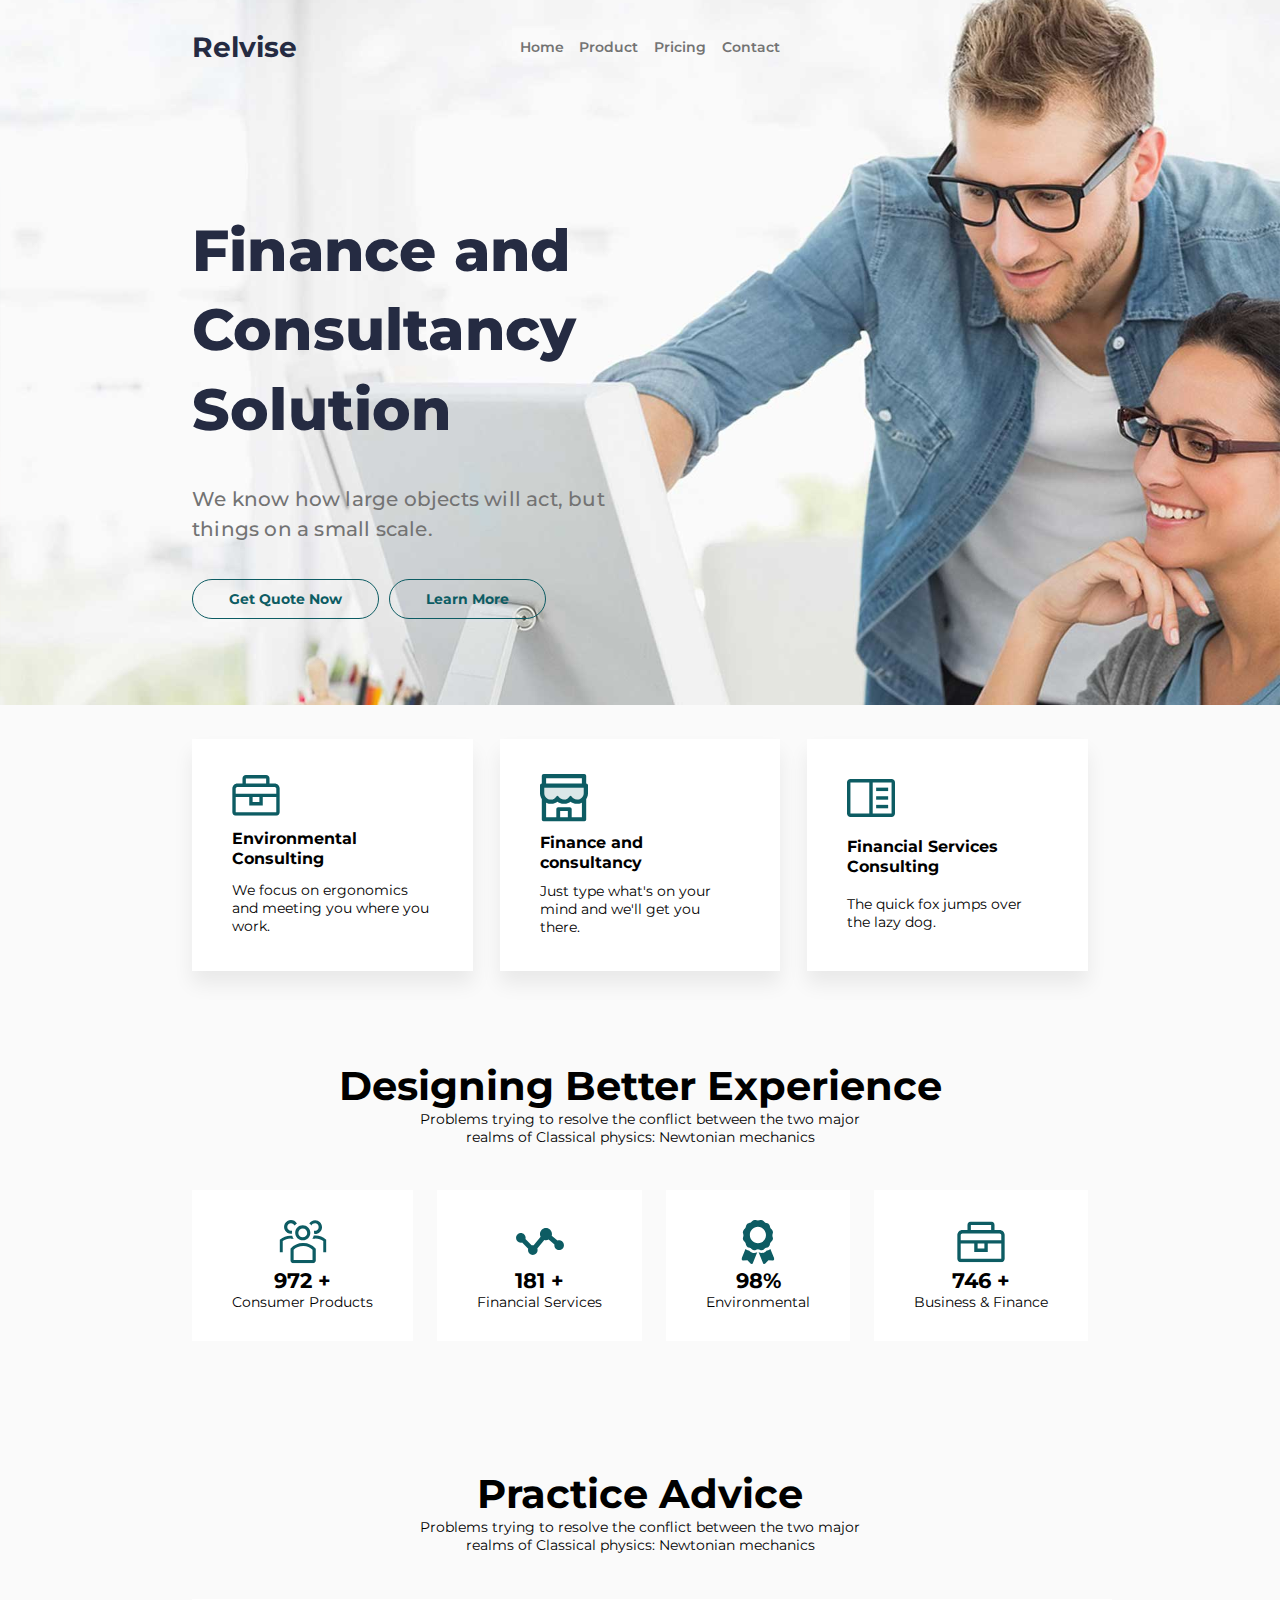
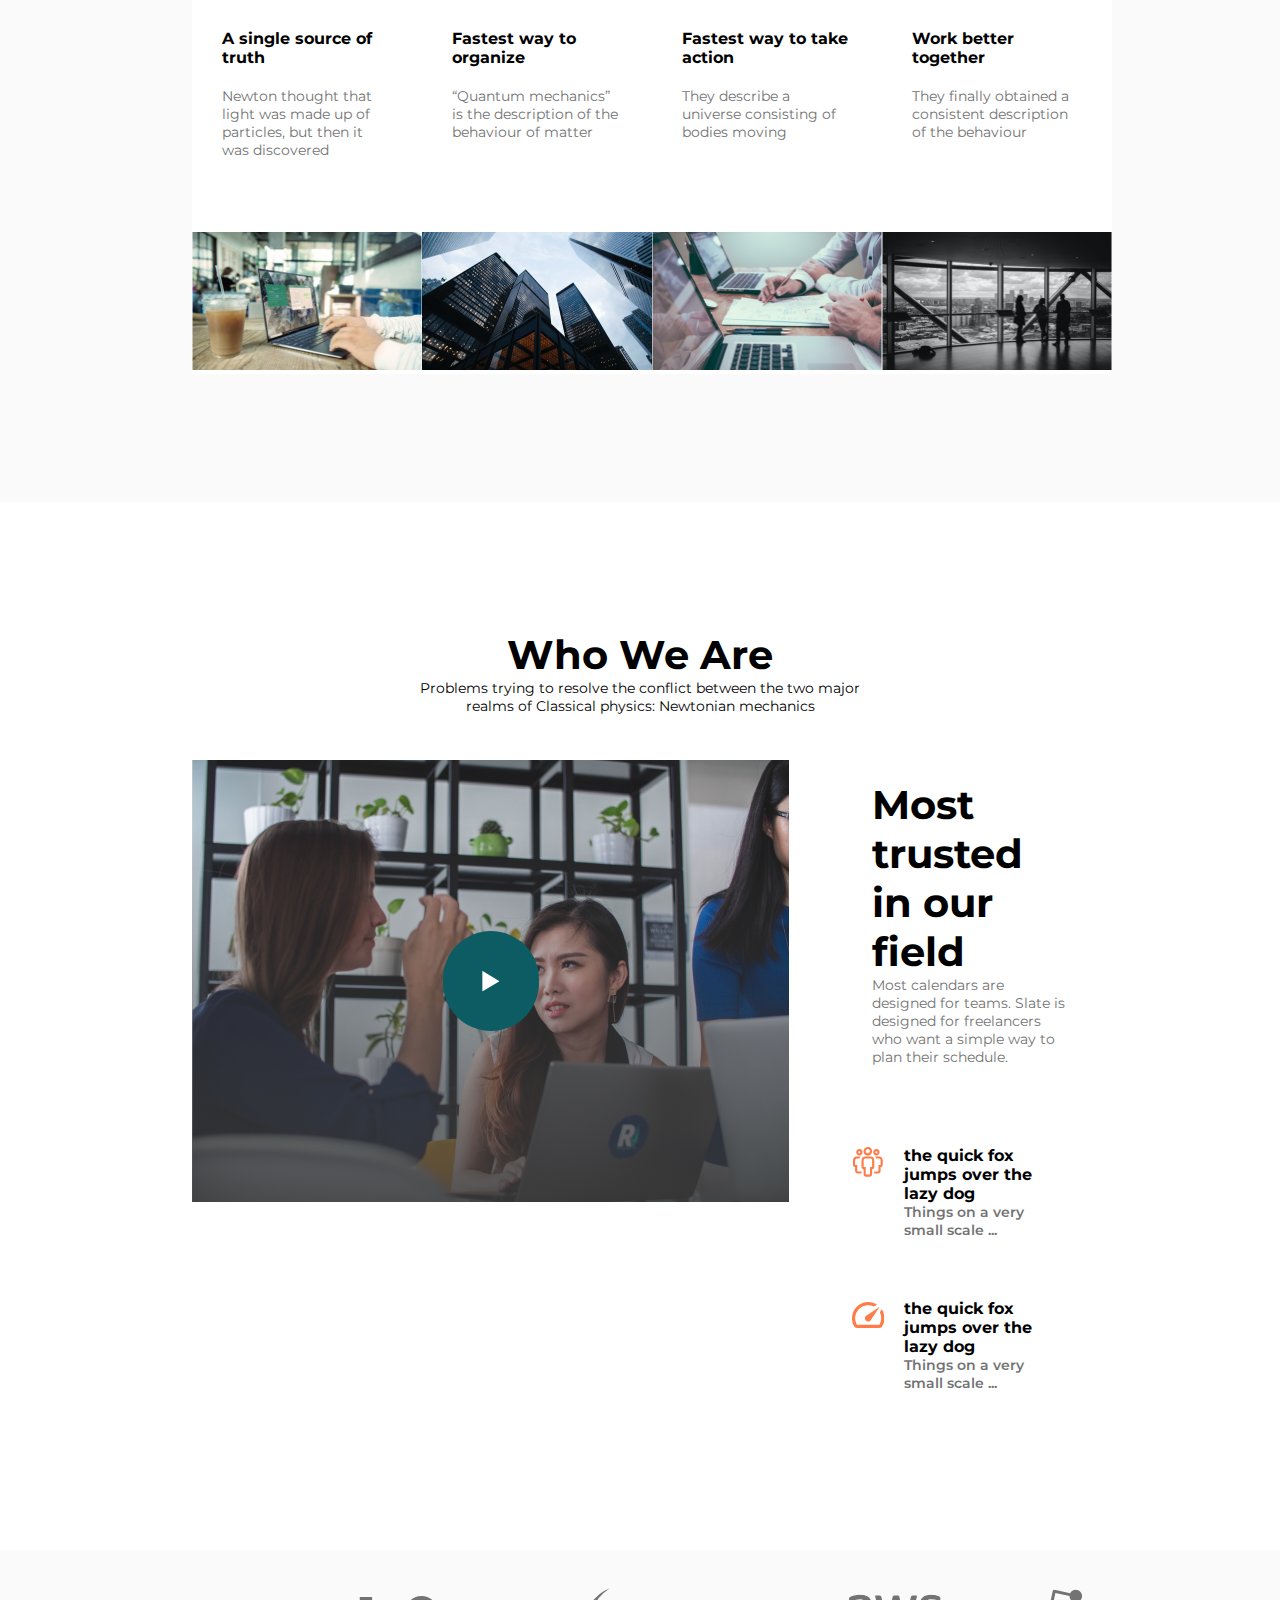
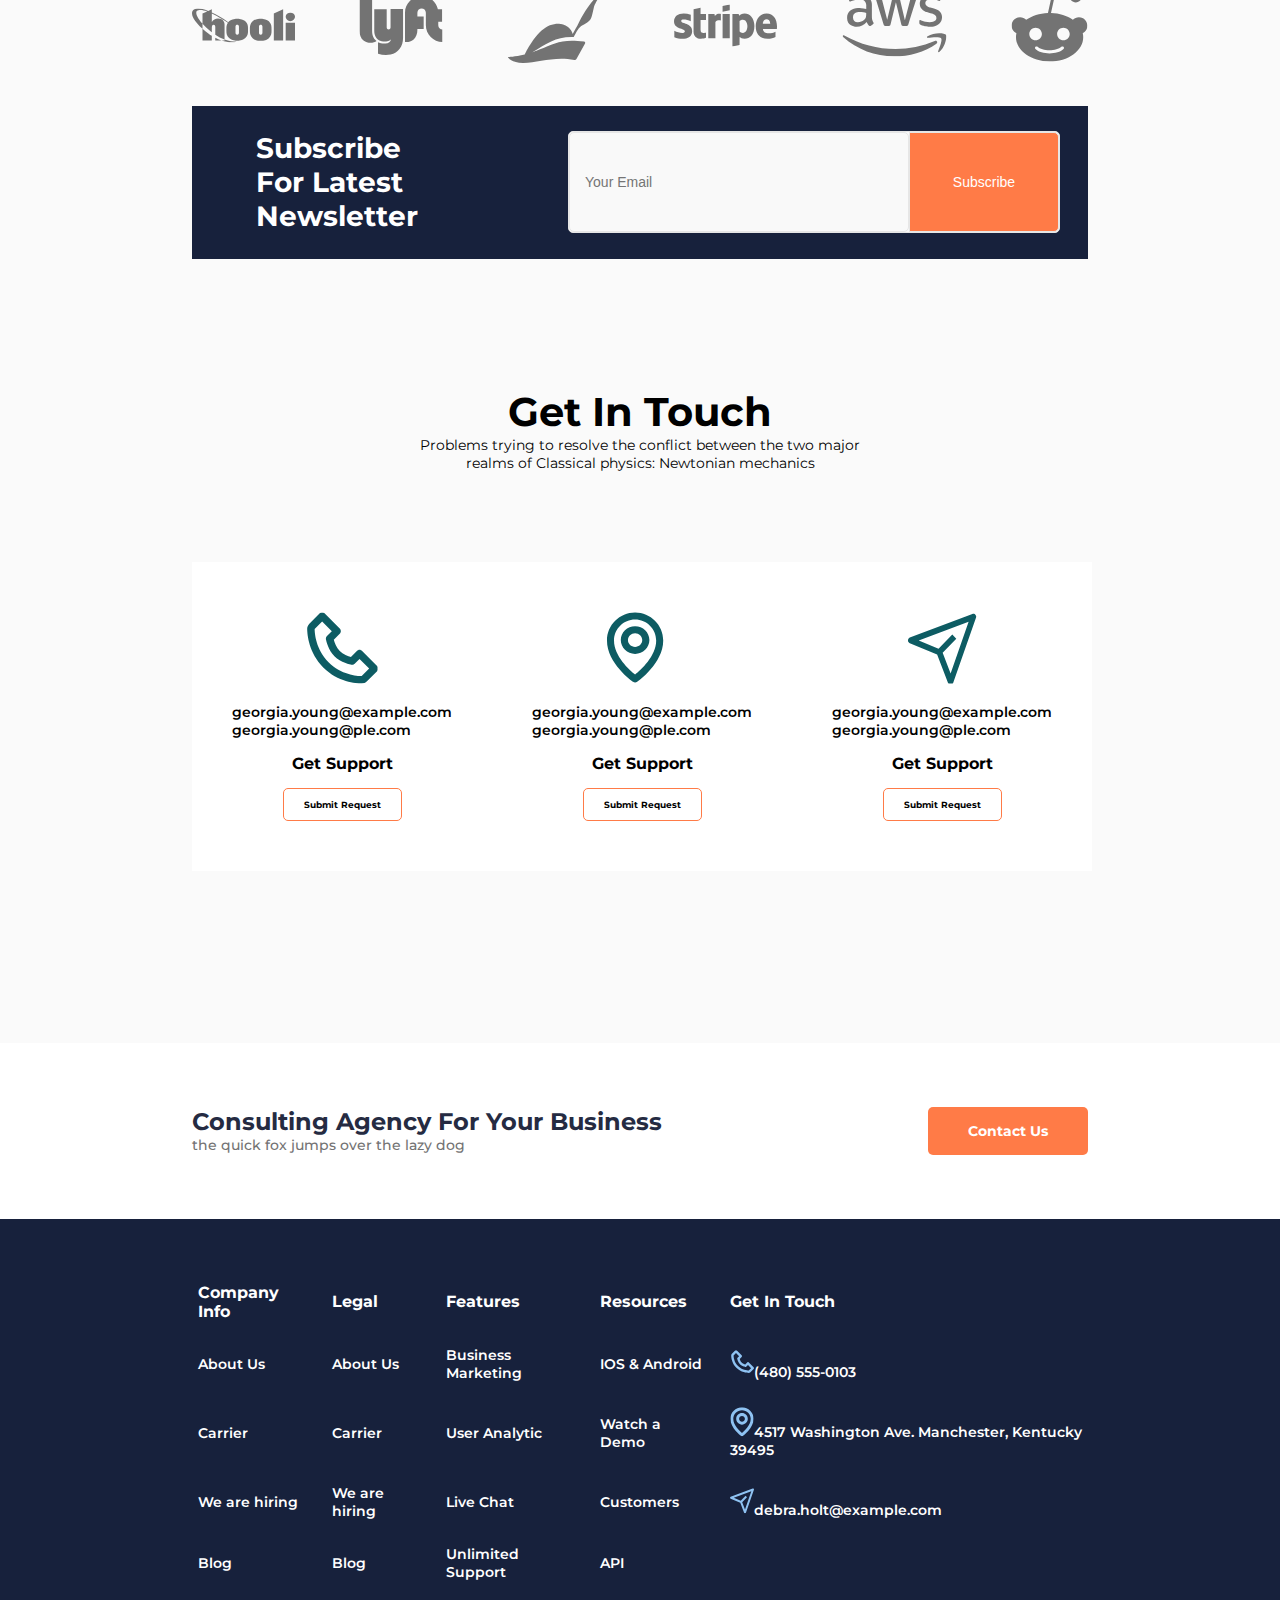
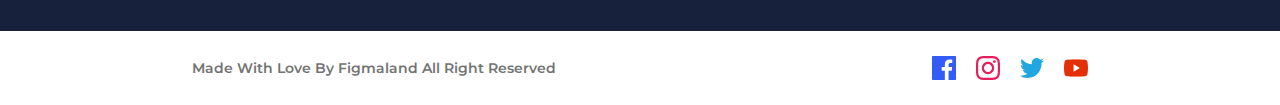
<file: Relvise/html/index.html>
<!DOCTYPE html>
<html lang="en">
<head>
    <meta charset="utf-8">
    <meta name="viewport" content="width=device-width, initial-scale=1.0">
    <title>Home</title>
    <link rel="stylesheet" href="../css/style.css">
</head>
<body>
    <header class="header">
        <div class="header__cover">
            <nav class="header__nav">
                <ul class="header__navbar">
                    <li class="brand"><h3>Relvise</h3></li>
                    <li class="header__navbar-link"><a href="#">Home</a></li>
                    <li class="header__navbar-link"><a href="#">Product</a></li>
                    <li class="header__navbar-link"><a href="#">Pricing</a></li>
                    <li class="header__navbar-link"><a href="#">Contact</a></li>
                </ul>
            </nav>
            <div class="header__conteiner">
                <div class="header__information">
                    <h1 class="header__inf">Finance and Consultancy Solution</h1>
                    <h4 class="header__inf-text">We know how large objects will act, but things on a small scale.</h4>
                    <ul class="header__button">
                        <li class="header__btn quote"><a>Get Quote Now</a></li>
                        <li class="header__btn learn"><a>Learn More</a></li>
                    </ul>
                </div>
                <div class="header__item">
                    <div class="header__item-encon">
                        <svg xmlns="http://www.w3.org/2000/svg" width="48" height="41" viewBox="0 0 48 41" fill="none">
                            <g clip-path="url(#clip0_993_476)">
                              <path d="M42.5886 8.52554H37.519V3.45592C37.519 2.55955 37.1629 1.6999 36.5291 1.06608C35.8953 0.432251 35.0356 0.0761719 34.1393 0.0761719H13.8608C12.9644 0.0761719 12.1048 0.432251 11.4709 1.06608C10.8371 1.6999 10.481 2.55955 10.481 3.45592V8.52554H5.41142C4.06687 8.52554 2.77739 9.05966 1.82665 10.0104C0.875916 10.9611 0.341797 12.2506 0.341797 13.5952V37.2534C0.341797 38.1497 0.697876 39.0094 1.3317 39.6432C1.96553 40.2771 2.82518 40.6331 3.72154 40.6331H44.2785C45.1749 40.6331 46.0345 40.2771 46.6683 39.6432C47.3022 39.0094 47.6582 38.1497 47.6582 37.2534V13.5952C47.6582 12.2506 47.1241 10.9611 46.1734 10.0104C45.2227 9.05966 43.9332 8.52554 42.5886 8.52554ZM13.8608 3.45592H34.1393V8.52554H13.8608V3.45592ZM44.2785 37.2534H3.72154V22.0445H17.2405V30.4939H30.7595V22.0445H44.2785V37.2534ZM20.6203 22.0445H27.3798V27.1141H20.6203V22.0445ZM3.72154 18.6648V13.5952C3.72154 13.147 3.89958 12.7172 4.2165 12.4002C4.53341 12.0833 4.96323 11.9053 5.41142 11.9053H42.5886C43.0368 11.9053 43.4666 12.0833 43.7836 12.4002C44.1005 12.7172 44.2785 13.147 44.2785 13.5952V18.6648H3.72154Z" fill="#0D5C63"/>
                            </g>
                            <defs>
                              <clipPath id="clip0_993_476">
                                <rect width="48" height="40.7089" fill="white"/>
                              </clipPath>
                            </defs>
                        </svg>
                        <h3>Environmental Consulting</h3>
                        <p>We focus on ergonomics and meeting you where you work.</p>
                    </div>
                    <div class="header__item-fincon">
                        <svg xmlns="http://www.w3.org/2000/svg" width="48" height="48" viewBox="0 0 48 48" fill="none">
                            <g clip-path="url(#clip0_993_480)">
                              <path opacity="0.15" d="M43.6503 13.75H4.35031C4.33231 13.75 4.32031 13.7619 4.32031 13.7796V19.1849C4.32031 22.7291 7.26031 25.6037 10.8783 25.6037C13.3203 25.6037 15.4503 24.2998 16.5843 22.3617C16.7583 22.0594 17.0883 21.8698 17.4423 21.8698C17.7963 21.8698 18.1203 22.0594 18.3003 22.3617C19.4283 24.2998 21.5583 25.6037 24.0003 25.6037C26.4483 25.6037 28.5843 24.2938 29.7063 22.3498C29.8803 22.0535 30.1983 21.8698 30.5403 21.8698H30.5763C30.9243 21.8698 31.2363 22.0535 31.4103 22.3498C32.5383 24.2938 34.6743 25.6037 37.1223 25.6037C40.7403 25.6037 43.6803 22.7291 43.6803 19.1849V13.7796C43.6803 13.7619 43.6683 13.75 43.6503 13.75Z" fill="#0D5C63"/>
                              <path d="M46.2 9.48885V1.89659C46.2 0.847537 45.342 0 44.28 0H3.72003C2.65804 0 1.80004 0.847537 1.80004 1.89659V9.48885C0.798037 9.54812 3.71756e-05 10.372 3.71756e-05 11.3795V19.1851C-0.00380525 20.6197 0.290253 22.0398 0.864037 23.3576C1.12204 23.9622 1.44004 24.5311 1.80004 25.0705V45.518C1.80004 46.5612 2.65804 47.4146 3.72003 47.4146H44.28C45.342 47.4146 46.2 46.5671 46.2 45.518V25.0705C46.5657 24.5298 46.879 23.9563 47.136 23.3576C47.706 22.036 48 20.6313 48 19.1851V11.3795C48 10.372 47.202 9.54812 46.2 9.48885ZM6.12003 4.26732H41.88V9.48293H6.12003V4.26732ZM27.84 43.1532H20.16V36.9834H27.84V43.1532ZM41.904 43.1532H31.68V35.0868C31.68 34.0378 30.822 33.1902 29.76 33.1902H18.24C17.178 33.1902 16.32 34.0378 16.32 35.0868V43.1532H6.12003V28.7985C6.29403 28.8814 6.47403 28.9644 6.66003 29.0355C7.99803 29.5927 9.42003 29.8712 10.884 29.8712C12.348 29.8712 13.764 29.5927 15.108 29.0355C15.936 28.6918 16.716 28.2532 17.43 27.7257C17.442 27.7198 17.454 27.7198 17.466 27.7257C18.1822 28.2554 18.9622 28.6954 19.788 29.0355C21.126 29.5927 22.548 29.8712 24.012 29.8712C25.476 29.8712 26.892 29.5927 28.236 29.0355C29.064 28.6918 29.844 28.2532 30.558 27.7257C30.57 27.7198 30.582 27.7198 30.594 27.7257C31.3102 28.2554 32.0902 28.6954 32.916 29.0355C34.254 29.5927 35.676 29.8712 37.14 29.8712C38.604 29.8712 40.02 29.5927 41.364 29.0355C41.544 28.9585 41.724 28.8814 41.904 28.7985V43.1532ZM43.68 19.1851C43.68 22.7294 40.74 25.6039 37.122 25.6039C34.674 25.6039 32.538 24.2941 31.41 22.3501C31.236 22.0537 30.924 21.87 30.576 21.87H30.54C30.198 21.87 29.88 22.0537 29.706 22.3501C29.1304 23.3417 28.2992 24.1652 27.297 24.7367C26.2948 25.3082 25.1572 25.6074 24 25.6039C21.558 25.6039 19.428 24.3 18.3 22.3619C18.12 22.0597 17.796 21.87 17.442 21.87C17.088 21.87 16.758 22.0597 16.584 22.3619C16.005 23.3498 15.1728 24.1695 14.1711 24.7387C13.1694 25.3078 12.0336 25.6062 10.878 25.6039C7.26003 25.6039 4.32003 22.7294 4.32003 19.1851V13.7799C4.32003 13.7621 4.33203 13.7502 4.35003 13.7502H43.65C43.668 13.7502 43.68 13.7621 43.68 13.7799V19.1851Z" fill="#0D5C63"/>
                            </g>
                            <defs>
                              <clipPath id="clip0_993_480">
                                <rect width="48" height="47.4146" fill="white"/>
                              </clipPath>
                            </defs>
                        </svg>
                        <h3>Finance and consultancy</h3>
                        <p>Just type what's on your mind and we'll get you there.</p>
                    </div>
                    <div class="header__item-finsercon">
                        <svg xmlns="http://www.w3.org/2000/svg" width="48" height="38" viewBox="0 0 48 38" fill="none">
                            <g clip-path="url(#clip0_993_486)">
                              <path d="M29.1416 8.62402H41.1395V12.0693H29.1416V8.62402Z" fill="#0D5C63"/>
                              <path d="M29.1416 17.2373H41.1395V20.6826H29.1416V17.2373Z" fill="#0D5C63"/>
                              <path d="M29.1416 25.8506H41.1395V29.2959H29.1416V25.8506Z" fill="#0D5C63"/>
                              <path d="M44.5674 0.0112305H3.43187C2.52299 0.0121426 1.65161 0.375424 1.00893 1.02135C0.366264 1.66727 0.00481376 2.54307 0.00390625 3.45655V34.4644C0.00481376 35.3779 0.366264 36.2537 1.00893 36.8996C1.65161 37.5455 2.52299 37.9088 3.43187 37.9097H44.5674C45.4761 37.9084 46.3472 37.5449 46.9898 36.8991C47.6324 36.2533 47.994 35.3777 47.9953 34.4644V3.45655C47.9944 2.54307 47.633 1.66727 46.9903 1.02135C46.3477 0.375424 45.4763 0.0121426 44.5674 0.0112305ZM3.43187 3.45655H22.2856V34.4644H3.43187V3.45655ZM25.7136 34.4644V3.45655H44.5674L44.5708 34.4644H25.7136Z" fill="#0D5C63"/>
                            </g>
                            <defs>
                              <clipPath id="clip0_993_486">
                                <rect width="48" height="37.92" fill="white"/>
                              </clipPath>
                            </defs>
                        </svg>
                        <h3>Financial Services Consulting</h3>
                        <p>The quick fox jumps over the lazy dog.</p>
                    </div>
                </div>
            </div>
        </div>
    </header>
    <main>
        <div class="conteiner1">
          <div class="main__content">
            <h2>Designing Better Experience</h2>
            <p>Problems trying to resolve the conflict between the two major realms of Classical physics: Newtonian mechanics</p>
          </div>
          <div class="statistic">
            <div class="statistic__item">
              <svg xmlns="http://www.w3.org/2000/svg" width="48" height="45" viewBox="0 0 48 45" fill="none">
                <g clip-path="url(#clip0_993_496)">
                  <path d="M23.8406 20.8025C28.1448 20.8025 31.4925 17.3071 31.4925 13.0173C31.4925 8.72759 27.9854 5.39111 23.6812 5.39111C19.377 5.39111 16.0293 8.88647 16.0293 13.0173C16.0293 17.3071 19.5364 20.8025 23.8406 20.8025ZM23.6812 8.56871C23.8406 8.56871 23.8406 8.56871 23.6812 8.56871C26.2318 8.56871 28.3042 10.6342 28.3042 13.1762C28.3042 15.7183 26.2318 17.6249 23.6812 17.6249C21.1306 17.6249 19.2176 15.5594 19.2176 13.1762C19.2176 10.6342 21.29 8.56871 23.6812 8.56871Z" fill="#0D5C63"/>
                  <path d="M47.4335 19.8487C44.4046 17.1477 40.4193 15.7178 36.2745 15.8767H34.9992C34.6804 17.1477 34.2021 18.2599 33.5645 19.2132C34.5209 19.0543 35.318 19.0543 36.2745 19.0543C39.3034 18.8954 42.3323 19.8487 44.7235 21.5964V33.0357H47.9118V20.3253L47.4335 19.8487Z" fill="#0D5C63"/>
                  <path d="M32.6088 5.70826C33.4058 3.8017 35.6376 2.84842 37.71 3.64282C39.623 4.43722 40.5795 6.66154 39.7824 8.72697C39.1448 10.1569 37.71 11.1102 36.2753 11.1102C35.9565 11.1102 35.4782 11.1102 35.1594 10.9513C35.3188 11.7457 35.3188 12.5401 35.3188 13.1756V14.1289C35.6376 14.1289 35.9565 14.2878 36.2753 14.2878C40.2607 14.2878 43.449 11.1102 43.449 7.29706C43.449 3.32506 40.2607 0.147461 36.4347 0.147461C33.8841 0.147461 31.6523 1.4185 30.377 3.64282C31.174 4.11946 31.9711 4.75498 32.6088 5.70826Z" fill="#0D5C63"/>
                  <path d="M14.4352 19.3724C13.7975 18.4191 13.3193 17.3069 13.0005 16.0359H11.7252C7.58037 15.877 3.59501 17.3069 0.566134 19.849L0.0878906 20.3257V33.0361H3.27618V21.5967C5.82681 19.849 8.69628 18.8957 11.7252 19.0546C12.6816 19.0546 13.6381 19.2135 14.4352 19.3724Z" fill="#0D5C63"/>
                  <path d="M11.7246 14.1295C12.0435 14.1295 12.3623 14.1295 12.6811 13.9706V13.0174C12.6811 12.223 12.6811 11.4286 12.8405 10.793C12.5217 10.9519 12.0435 10.9519 11.7246 10.9519C9.65225 10.9519 7.89869 9.20424 7.89869 7.1388C7.89869 5.07336 9.65225 3.32568 11.7246 3.32568C13.3188 3.32568 14.7535 4.27896 15.3912 5.70888C16.0288 4.91448 16.9853 4.12008 17.7824 3.48456C15.71 0.148085 11.4058 -0.964074 8.0581 1.10136C4.7104 3.1668 3.59449 7.45656 5.66688 10.793C6.9422 12.8585 9.174 14.1295 11.7246 14.1295Z" fill="#0D5C63"/>
                  <path d="M36.9128 29.3817L36.594 28.9051C33.4057 25.4097 28.9421 23.3443 24.1596 23.5032C19.3772 23.3443 14.7542 25.4097 11.5659 28.9051L11.2471 29.3817V41.4566C11.2471 42.8865 12.363 44.1576 13.9571 44.1576H34.3622C35.7969 44.1576 37.0722 42.8865 37.0722 41.4566V29.3817H36.9128ZM33.7245 40.98H14.4354V30.4939C16.986 27.9518 20.4931 26.6808 24.1596 26.6808C27.6668 26.5219 31.1739 27.9518 33.7245 30.4939V40.98Z" fill="#0D5C63"/>
                </g>
                <defs>
                  <clipPath id="clip0_993_496">
                    <rect width="48" height="44.2105" fill="white"/>
                  </clipPath>
                </defs>
              </svg>
              <h2>972 +</h2>
              <p>Consumer Products</p>
            </div>
            <div class="statistic__item">
              <svg xmlns="http://www.w3.org/2000/svg" width="48" height="28" viewBox="0 0 48 28" fill="none">
                <path d="M43.1506 12.2819C42.5751 12.2861 42.005 12.3959 41.4678 12.6061L35.7275 7.82142C35.8687 7.29981 35.9692 6.7587 35.9692 6.18834C35.9692 2.81004 33.3026 0.0947266 29.9848 0.0947266C26.667 0.0947266 24.0003 2.81004 24.0003 6.18834C24.0003 7.15356 24.2397 8.05298 24.6275 8.86221L17.664 17.2421C17.3852 17.189 17.1025 17.1605 16.819 17.1568C16.3905 17.1568 15.9859 17.23 15.5934 17.3372L9.4581 11.09C9.56582 10.6927 9.63763 10.2808 9.63763 9.8445C9.63763 7.14381 7.50238 4.96961 4.85006 4.96961C2.19775 4.96961 0.0625 7.14381 0.0625 9.8445C0.0625 12.5452 2.19775 14.7194 4.85006 14.7194C5.27855 14.7194 5.6831 14.6463 6.07568 14.539L12.2109 20.7862C12.0959 21.1911 12.0355 21.6102 12.0314 22.0317C12.0314 24.7324 14.1667 26.9066 16.819 26.9066C19.4713 26.9066 21.6065 24.7324 21.6065 22.0317C21.6065 21.454 21.4916 20.9105 21.3121 20.3962L28.2852 12.0065C28.8286 12.1674 29.3911 12.2819 29.9848 12.2819C30.9295 12.2766 31.8593 12.0418 32.6969 11.597L38.4396 16.3817C38.3946 16.6377 38.369 16.8968 38.363 17.1568C38.363 19.8575 40.4983 22.0317 43.1506 22.0317C45.8029 22.0317 47.9381 19.8575 47.9381 17.1568C47.9381 14.4561 45.8029 12.2819 43.1506 12.2819Z" fill="#0D5C63"/>
              </svg>
              <h2>181 +</h2>
              <p>Financial Services</p>
            </div>
            <div class="statistic__item">
              <svg xmlns="http://www.w3.org/2000/svg" width="36" height="48" viewBox="0 0 36 48" fill="none">
                <g clip-path="url(#clip0_993_514)">
                  <path d="M9.06374 33.9949C8.25268 33.1802 8.67548 33.4099 6.71921 32.8839C5.83161 32.6449 5.05134 32.1855 4.34574 31.6352L0.111208 42.0639C-0.298526 43.0736 0.466808 44.1705 1.55134 44.1292L6.46908 43.9408L9.85148 47.5296C10.5981 48.3208 11.9085 48.0742 12.3183 47.0646L17.1763 35.1002C16.1645 35.6664 15.0417 35.9983 13.8807 35.9983C12.0607 35.9983 10.3508 35.2867 9.06374 33.9949ZM35.7272 42.0639L31.4927 31.6352C30.7871 32.1864 30.0068 32.6449 29.1192 32.8839C27.1527 33.4127 27.5839 33.1821 26.7747 33.9949C25.4876 35.2867 23.7768 35.9983 21.9568 35.9983C20.7957 35.9983 19.6729 35.6655 18.6612 35.1002L23.5192 47.0646C23.9289 48.0742 25.2403 48.3208 25.986 47.5296L29.3693 43.9408L34.2871 44.1292C35.3716 44.1705 36.1369 43.0727 35.7272 42.0639ZM24.5459 31.8733C25.972 30.4155 26.1353 30.5411 28.1663 29.9852C29.4627 29.6299 30.4763 28.5939 30.8235 27.2683C31.5216 24.6058 31.3405 24.9274 33.2455 22.9792C34.1947 22.0089 34.5652 20.5942 34.218 19.2686C33.5208 16.608 33.5199 16.9792 34.218 14.3158C34.5652 12.9902 34.1947 11.5755 33.2455 10.6052C31.3405 8.65706 31.5216 8.97769 30.8235 6.31613C30.4763 4.9905 29.4627 3.95456 28.1663 3.59925C25.5641 2.88581 25.8777 3.07238 23.9709 1.12331C23.0217 0.153002 21.6376 -0.226685 20.3412 0.128627C17.74 0.841127 18.1031 0.842064 15.4972 0.128627C14.2008 -0.226685 12.8167 0.152065 11.8675 1.12331C9.96254 3.07144 10.2761 2.88581 7.67308 3.59925C6.37668 3.95456 5.36308 4.9905 5.01588 6.31613C4.31868 8.97769 4.49881 8.65706 2.59387 10.6052C1.64467 11.5755 1.27321 12.9902 1.62134 14.3158C2.31854 16.9746 2.31947 16.6033 1.62134 19.2677C1.27414 20.5933 1.64467 22.008 2.59387 22.9792C4.49881 24.9274 4.31774 24.6058 5.01588 27.2683C5.36308 28.5939 6.37668 29.6299 7.67308 29.9852C9.76188 30.5571 9.91774 30.4671 11.2925 31.8733C12.5273 33.1361 14.4509 33.3621 15.9349 32.4189C16.5284 32.0405 17.2168 31.8396 17.9197 31.8396C18.6226 31.8396 19.311 32.0405 19.9044 32.4189C21.3875 33.3621 23.3111 33.1361 24.5459 31.8733ZM9.11414 16.4946C9.11414 11.523 13.0565 7.49269 17.9192 7.49269C22.7819 7.49269 26.7243 11.523 26.7243 16.4946C26.7243 21.4661 22.7819 25.4964 17.9192 25.4964C13.0565 25.4964 9.11414 21.4661 9.11414 16.4946Z" fill="#0D5C63"/>
                </g>
                <defs>
                  <clipPath id="clip0_993_514">
                    <rect width="35.84" height="48" fill="white"/>
                  </clipPath>
                </defs>
              </svg>
              <h2>98%</h2>
              <p>Environmental </p>
            </div>
            <div class="statistic__item item">
              <svg xmlns="http://www.w3.org/2000/svg" width="48" height="41" viewBox="0 0 48 41" fill="none">
                <g clip-path="url(#clip0_993_518)">
                  <path d="M42.5886 8.52554H37.519V3.45592C37.519 2.55955 37.1629 1.6999 36.5291 1.06608C35.8953 0.432251 35.0356 0.0761719 34.1393 0.0761719H13.8608C12.9644 0.0761719 12.1048 0.432251 11.4709 1.06608C10.8371 1.6999 10.481 2.55955 10.481 3.45592V8.52554H5.41142C4.06687 8.52554 2.77739 9.05966 1.82665 10.0104C0.875916 10.9611 0.341797 12.2506 0.341797 13.5952V37.2534C0.341797 38.1497 0.697876 39.0094 1.3317 39.6432C1.96553 40.2771 2.82518 40.6331 3.72154 40.6331H44.2785C45.1749 40.6331 46.0345 40.2771 46.6683 39.6432C47.3022 39.0094 47.6582 38.1497 47.6582 37.2534V13.5952C47.6582 12.2506 47.1241 10.9611 46.1734 10.0104C45.2227 9.05966 43.9332 8.52554 42.5886 8.52554ZM13.8608 3.45592H34.1393V8.52554H13.8608V3.45592ZM44.2785 37.2534H3.72154V22.0445H17.2405V30.4939H30.7595V22.0445H44.2785V37.2534ZM20.6203 22.0445H27.3798V27.1141H20.6203V22.0445ZM3.72154 18.6648V13.5952C3.72154 13.147 3.89958 12.7172 4.2165 12.4002C4.53341 12.0833 4.96323 11.9053 5.41142 11.9053H42.5886C43.0368 11.9053 43.4666 12.0833 43.7836 12.4002C44.1005 12.7172 44.2785 13.147 44.2785 13.5952V18.6648H3.72154Z" fill="#0D5C63"/>
                </g>
                <defs>
                  <clipPath id="clip0_993_518">
                    <rect width="48" height="40.7089" fill="white"/>
                  </clipPath>
                </defs>
              </svg>
              <h2>746 +</h2>
              <p>Business & Finance</p>
            </div>
          </div>
        </div>
        <div class="conteiner2">
          <div class="main__content">
            <h2>Practice Advice</h2>
            <p>Problems trying to resolve the conflict between the two major realms of Classical physics: Newtonian mechanics</p>
          </div>
          <div class="practice">
            <div class="practice__item">
              <div class="practice__item-text">
                <h5>A single source of truth</h5>
                <p>Newton thought that light was made up of particles, but then it was discovered</p>
              </div>
              <img class="practice__img" src="../img/practice1.png" alt="imagine about tehnic">
            </div>
            <div class="practice__item">
              <div class="practice__item-text">
                <h5>Fastest way to organize</h5>
                <p>“Quantum mechanics” is the description of the behaviour of matter</p>
              </div>
              <img class="practice__img" src="../img/practice2.png" alt="imagine about tehnic">
            </div>
            <div class="practice__item">
              <div class="practice__item-text">
                <h5>Fastest way to take action</h5>
                <p>They describe a universe consisting of bodies moving</p>
              </div>
              <img class="practice__img" src="../img/practice3.png" alt="imagine about tehnic">
            </div>
            <div class="practice__item">
              <div class="practice__item-text">
                <h5>Work better together</h5>
                <p>They finally obtained a consistent description of the behaviour</p>
              </div>
              <img class="practice__img" src="../img/practice4.png" alt="imagine about tehnic">
            </div>
          </div>
        </div>
        <div class="conteiner3">
          <div class="main__content">
            <h2>Who We Are</h2>
            <p>Problems trying to resolve the conflict between the two major realms of Classical physics: Newtonian mechanics</p>
          </div>
          <div class="content">
            <div class="video__fl">
              <div class="video">
                <div class="video__btn">
                  <svg xmlns="http://www.w3.org/2000/svg" width="25" height="30" viewBox="0 0 25 30" fill="none">
                    <g clip-path="url(#clip0_964_17528)">
                    <path d="M0.299805 0.800049L24.2998 15.2001L0.299805 29.6001V0.800049Z" fill="white"/>
                    </g>
                    <defs>
                    <clipPath id="clip0_964_17528">
                    <rect width="24" height="28.8" fill="white" transform="translate(0.299805 0.800049)"/>
                    </clipPath>
                    </defs>
                  </svg>
                </div>
              </div>
            </div>
            <div class="wwa">
              <div class="wwa__inf">
                <h2>Most trusted in our field</h2>
                <p>Most calendars are designed for teams. Slate is designed for freelancers who want a simple way to plan their schedule.</p>
              </div>
              <div class="wwa__information">
                <div class="wwa__information1">
                  <div class="wwa__information-icn">
                    <svg xmlns="http://www.w3.org/2000/svg" width="32" height="32" viewBox="0 0 32 32" fill="none">
                      <path fill-rule="evenodd" clip-rule="evenodd" d="M18.2367 8.77151C17.7729 9.09308 17.2497 9.31905 16.6976 9.43623C16.1456 9.55342 15.5757 9.55949 15.0212 9.45407C14.4668 9.34865 13.9389 9.13385 13.4684 8.82223C12.9979 8.5106 12.5941 8.10838 12.2807 7.63904C11.9673 7.1697 11.7505 6.64263 11.643 6.08861C11.5354 5.53458 11.5393 4.96468 11.6544 4.41218C11.7695 3.85967 11.9935 3.33562 12.3133 2.8706C12.6331 2.40559 13.0423 2.00893 13.517 1.70376C14.4544 1.08466 15.5986 0.861813 16.6998 1.08393C17.8009 1.30605 18.7693 1.95506 19.3933 2.88911C20.0173 3.82315 20.2462 4.96625 20.0298 6.06853C19.8135 7.17081 19.1696 8.14262 18.2388 8.77151H18.2367ZM17.0573 3.47176C16.8259 3.30528 16.5633 3.18706 16.2853 3.12415C16.0072 3.06124 15.7193 3.05493 15.4388 3.10558C15.1583 3.15622 14.8908 3.26281 14.6523 3.41897C14.4138 3.57514 14.2091 3.7777 14.0505 4.0146C13.8919 4.25149 13.7826 4.51788 13.7291 4.79789C13.6756 5.07791 13.679 5.36583 13.739 5.64451C13.7991 5.92319 13.9146 6.18694 14.0788 6.42004C14.2429 6.65315 14.4522 6.85086 14.6943 7.00139C15.162 7.28552 15.7214 7.37824 16.2558 7.26023C16.7902 7.14222 17.2585 6.82258 17.563 6.36789C17.8676 5.9132 17.985 5.35852 17.8908 4.81941C17.7966 4.2803 17.498 3.79833 17.0573 3.47389V3.47176ZM22.6036 3.53551C23.2164 3.12326 23.9539 2.93762 24.6889 3.01054C25.4239 3.08346 26.1105 3.41038 26.6304 3.93501C27.0009 4.30848 27.2741 4.76715 27.426 5.27079C27.578 5.77443 27.604 6.30766 27.5018 6.82371C27.3997 7.33975 27.1724 7.82284 26.8401 8.23061C26.5077 8.63838 26.0804 8.95837 25.5956 9.16251C25.0133 9.40598 24.3715 9.47011 23.7526 9.34669C23.1336 9.22328 22.5656 8.91794 22.1212 8.46976C21.7872 8.13405 21.5315 7.72865 21.3725 7.28259C21.2135 6.83653 21.155 6.36083 21.2013 5.88954C21.2476 5.41825 21.3975 4.96302 21.6403 4.55643C21.8831 4.14984 22.2127 3.80194 22.6057 3.53764L22.6036 3.53551ZM23.6236 6.95676C23.8231 7.15543 24.0933 7.2667 24.3749 7.2661C24.5143 7.2658 24.6523 7.23805 24.7809 7.18443C24.9096 7.13081 25.0265 7.05236 25.1249 6.95357C25.2232 6.85479 25.3012 6.73759 25.3543 6.60868C25.4073 6.47977 25.4345 6.34167 25.4342 6.20226C25.4339 6.06285 25.4062 5.92486 25.3525 5.79618C25.2989 5.66749 25.2205 5.55063 25.1217 5.45226C24.9238 5.25328 24.6564 5.13899 24.3758 5.13351C24.2357 5.13323 24.0968 5.16073 23.9674 5.21442C23.8379 5.26811 23.7204 5.34694 23.6216 5.44633C23.5228 5.54573 23.4447 5.66372 23.3918 5.7935C23.3388 5.92327 23.3122 6.06224 23.3133 6.20239C23.314 6.48539 23.4253 6.7569 23.6236 6.95889V6.95676ZM5.65455 25.3975H9.5008V27.5331H5.65455C4.98123 27.5271 4.3378 27.2542 3.8653 26.7745C3.39099 26.293 3.12533 25.6441 3.1258 24.9683V21.122C2.8397 21.1124 2.5585 21.045 2.29919 20.9237C2.03988 20.8025 1.80783 20.6299 1.61705 20.4165C1.41433 20.2112 1.25524 19.967 1.14934 19.6985C1.04343 19.4301 0.992909 19.1431 1.0008 18.8546V14.2179C1.00718 13.2149 1.40455 12.2565 2.1058 11.5446C2.80493 10.8413 3.75055 10.4396 4.7408 10.4333H8.6508C8.1234 11.0614 7.72612 11.788 7.48205 12.571H4.7408C4.30951 12.5834 3.89915 12.7597 3.5933 13.064C3.29287 13.3729 3.1251 13.787 3.1258 14.2179V18.9609H5.2508V24.9661C5.24587 25.024 5.25275 25.0823 5.27101 25.1375C5.28928 25.1926 5.31855 25.2435 5.35705 25.287C5.44247 25.353 5.54664 25.3902 5.65455 25.3933V25.3975ZM21.167 11.5468C20.8193 11.1957 20.4057 10.9167 19.9498 10.726C19.494 10.5353 19.0049 10.4365 18.5108 10.4354H13.2408C12.2502 10.4433 11.3029 10.8428 10.6058 11.5468C9.90455 12.2586 9.50718 13.217 9.5008 14.22V20.9733C9.4978 21.5531 9.71853 22.1118 10.1171 22.533C10.3081 22.7462 10.5402 22.9185 10.7994 23.0397C11.0587 23.161 11.3398 23.2286 11.6258 23.2385V28.1749C11.6238 28.5118 11.6885 28.8458 11.8161 29.1576C11.9438 29.4695 12.1319 29.7529 12.3696 29.9918C12.7521 30.3488 13.2344 30.5804 13.7508 30.6548H18.0008C18.5985 30.5763 19.1461 30.2797 19.5384 29.8219C19.9306 29.3642 20.1398 28.7776 20.1258 28.1749V23.2364C20.4119 23.2268 20.6931 23.1594 20.9524 23.0381C21.2117 22.9169 21.4438 22.7443 21.6346 22.5309C21.8371 22.3259 21.9961 22.082 22.102 21.814C22.2079 21.5459 22.2585 21.2592 22.2508 20.9711V14.2179C22.2523 13.2195 21.8633 12.2601 21.167 11.5446V11.5468ZM20.1258 21.0774H18.0008V28.1749C17.9987 28.2869 17.953 28.3937 17.8733 28.4724C17.837 28.5153 17.7913 28.5492 17.7396 28.5713C17.688 28.5935 17.6319 28.6032 17.5758 28.5999H14.1546C14.0435 28.5947 13.9384 28.5483 13.8598 28.4697C13.7812 28.3911 13.7347 28.2859 13.7296 28.1749V21.0774H11.6258V14.2179C11.6258 13.7865 11.7937 13.3721 12.0933 13.064C12.3992 12.7597 12.8095 12.5834 13.2408 12.571H18.5108C18.8327 12.5767 19.146 12.6762 19.4121 12.8574C19.6782 13.0386 19.8857 13.2936 20.0089 13.591C20.0898 13.7899 20.1296 14.0032 20.1258 14.2179V21.0774ZM26.0971 27.531H22.2508V25.3954H26.0758C26.1837 25.3924 26.2879 25.3552 26.3733 25.2891C26.4161 25.2473 26.4496 25.1969 26.4715 25.1413C26.4935 25.0856 26.5035 25.0259 26.5008 24.9661V18.9609H28.6258V14.2179C28.6265 13.787 28.4587 13.3729 28.1583 13.064C27.8524 12.7597 27.4421 12.5834 27.0108 12.571H24.2696C24.0256 11.788 23.6283 11.0613 23.1008 10.4333H27.0108C28.0012 10.4423 28.9481 10.8417 29.6458 11.5446C30.347 12.2565 30.7444 13.2149 30.7508 14.2179V18.8546C30.7508 19.4348 30.5319 19.9915 30.1367 20.4123C29.7414 20.8351 29.2017 21.088 28.6258 21.1199V24.9661C28.6258 25.644 28.3602 26.2921 27.8863 26.7724C27.4138 27.2521 26.7704 27.5249 26.0971 27.531ZM7.3758 2.99576C6.74346 2.99503 6.12531 3.18314 5.60057 3.536C5.07583 3.88885 4.66842 4.39037 4.43055 4.97626C4.19049 5.56195 4.12817 6.20536 4.25136 6.82623C4.37456 7.4471 4.67781 8.01797 5.1233 8.46764C5.56863 8.91678 6.13774 9.22298 6.75793 9.34712C7.37812 9.47126 8.02124 9.4077 8.60514 9.16456C9.18903 8.92142 9.68719 8.50975 10.036 7.98212C10.3848 7.45449 10.5684 6.83486 10.5633 6.20239C10.5633 5.35239 10.2276 4.53639 9.6283 3.93501C9.33323 3.63779 8.98233 3.40181 8.59577 3.24063C8.20921 3.07944 7.79462 2.99622 7.3758 2.99576ZM7.3758 7.27126C7.23565 7.27155 7.09684 7.24405 6.96739 7.19035C6.83793 7.13666 6.72041 7.05784 6.6216 6.95844C6.5228 6.85905 6.44468 6.74105 6.39176 6.61128C6.33885 6.48151 6.31218 6.34253 6.3133 6.20239C6.31385 5.92017 6.42577 5.64959 6.62473 5.44944C6.82368 5.24928 7.0936 5.13575 7.3758 5.13351C7.65714 5.13847 7.92548 5.25287 8.12386 5.45244C8.32223 5.652 8.43503 5.92102 8.4383 6.20239C8.43775 6.4846 8.32583 6.75519 8.12688 6.95534C7.92792 7.15549 7.658 7.26902 7.3758 7.27126Z" fill="#FF7B47"/>
                    </svg>
                  </div>
                  <div class="wwa__information-text">
                    <h5>the quick fox jumps over the lazy dog</h5>
                    <h6>Things on a very small scale ...</h6>
                  </div>
                </div>
                <div class="wwa__information2">
                  <div class="wwa__information-icn">
                    <svg xmlns="http://www.w3.org/2000/svg" width="32" height="32" viewBox="0 0 32 32" fill="none">
                      <g clip-path="url(#clip0_964_17543)">
                        <path d="M29.8154 10.3646L27.8167 13.3708C28.7806 15.2933 29.2525 17.4249 29.1901 19.5746C29.1277 21.7243 28.5329 23.825 27.4592 25.6883H4.93666C3.54106 23.2672 2.96277 20.4609 3.28751 17.6853C3.61226 14.9097 4.82277 12.3126 6.73956 10.2791C8.65636 8.2456 11.1774 6.88388 13.929 6.39581C16.6806 5.90775 19.5162 6.31934 22.0154 7.56956L25.0217 5.57081C21.9609 3.60816 18.3304 2.72869 14.7109 3.07308C11.0913 3.41747 7.69176 4.96581 5.05609 7.47045C2.42042 9.97509 0.700875 13.2913 0.172515 16.8886C-0.355844 20.486 0.337506 24.1566 2.14166 27.3133C2.42524 27.8045 2.83243 28.2129 3.32276 28.498C3.81309 28.7831 4.36949 28.9349 4.93666 28.9383H27.4429C28.0156 28.9406 28.5787 28.7915 29.0752 28.5061C29.5718 28.2208 29.9841 27.8093 30.2704 27.3133C31.7676 24.7197 32.519 21.7627 32.4416 18.769C32.3642 15.7752 31.461 12.8611 29.8317 10.3483L29.8154 10.3646ZM13.9067 21.4796C14.2085 21.7817 14.5669 22.0214 14.9615 22.185C15.356 22.3486 15.7789 22.4327 16.206 22.4327C16.6331 22.4327 17.056 22.3486 17.4506 22.185C17.8451 22.0214 18.2036 21.7817 18.5054 21.4796L27.7029 7.68331L13.9067 16.8808C13.6045 17.1826 13.3648 17.5411 13.2012 17.9356C13.0377 18.3302 12.9535 18.7531 12.9535 19.1802C12.9535 19.6073 13.0377 20.0302 13.2012 20.4247C13.3648 20.8193 13.6045 21.1777 13.9067 21.4796Z" fill="#FF7B47"/>
                      </g>
                      <defs>
                        <clipPath id="clip0_964_17543">
                          <rect width="32" height="32" fill="white"/>
                        </clipPath>
                      </defs>
                    </svg>
                  </div>
                  <div class="wwa__information-text">
                    <h5>the quick fox jumps over the lazy dog</h5>
                    <h6>Things on a very small scale ...</h6>
                  </div>
                </div>
              </div>
            </div>
          </div>
        </div>
        <div class="clients">
          <div class="brands">
            <div class="brands__item"><img src="../img/fa-brands_hooli.svg" alt="brand hooli"></div>
            <div class="brands__item"><img src="../img/fa-brands_lyft.svg" alt="brand luft"></div>
            <div class="brands__item"><img src="../img/fa-brands_pied-piper-hat.svg" alt="brand pied-piper-hat"></div>
            <div class="brands__item"><img src="../img/fa-brands_stripe.svg" alt="brand stripe"></div>
            <div class="brands__item"><img src="../img/fa-brands_aws.svg" alt="brand aws"></div>
            <div class="brands__item"><img src="../img/fa-brands_reddit-alien.svg" alt="brand reddit"></div>
          </div>
          <div class="search__zona">
            <div class="search__zona-text">
              <h3>Subscribe For Latest Newsletter</h3>
            </div>
            <div class="search__zona-search">
              <input class="search" type="search" placeholder="Your Email">
              <button class="search__btn">Subscribe</button>
            </div>
          </div>
        </div>
        <div class="conteiner4">
          <div class="main__content">
            <h2>Get In Touch</h2>
            <p>Problems trying to resolve the conflict between the two major realms of Classical physics: Newtonian mechanics</p>
          </div>
          <div class="content__information">
            <div class="content__information-item">
                <div class="content__icn">
                  <svg xmlns="http://www.w3.org/2000/svg" width="73" height="72" viewBox="0 0 73 72" fill="none">
                    <g clip-path="url(#clip0_964_17595)">
                      <path d="M56.929 38.9947C56.5775 38.6426 56.16 38.3632 55.7004 38.1726C55.2408 37.982 54.7482 37.8839 54.2506 37.8839C53.7531 37.8839 53.2604 37.982 52.8008 38.1726C52.3413 38.3632 51.9238 38.6426 51.5722 38.9947L45.5335 45.0334C42.7339 44.1999 37.5097 42.3057 34.1987 38.9947C30.8876 35.6836 28.9934 30.4594 28.16 27.6598L34.1987 21.6211C34.5508 21.2696 34.8301 20.8521 35.0207 20.3925C35.2113 19.9329 35.3094 19.4403 35.3094 18.9427C35.3094 18.4452 35.2113 17.9525 35.0207 17.4929C34.8301 17.0333 34.5508 16.6159 34.1987 16.2643L19.0451 1.11076C18.6936 0.758646 18.2761 0.479298 17.8165 0.288701C17.3569 0.0981045 16.8642 0 16.3667 0C15.8692 0 15.3765 0.0981045 14.9169 0.288701C14.4573 0.479298 14.0398 0.758646 13.6883 1.11076L3.41418 11.3849C1.97459 12.8245 1.16387 14.802 1.19418 16.8212C1.28131 22.2159 2.70954 40.9533 17.4767 55.7204C32.2439 70.4876 50.9813 71.912 56.3797 72.003H56.4858C58.4861 72.003 60.3765 71.215 61.8085 69.783L72.0826 59.5088C72.4347 59.1573 72.7141 58.7398 72.9047 58.2802C73.0953 57.8207 73.1934 57.328 73.1934 56.8304C73.1934 56.3329 73.0953 55.8402 72.9047 55.3807C72.7141 54.9211 72.4347 54.5036 72.0826 54.1521L56.929 38.9947ZM56.4479 64.4224C51.72 64.3428 35.5435 63.0737 22.8335 50.3599C10.0818 37.6081 8.84674 21.3749 8.77097 16.7417L16.3667 9.14594L26.1635 18.9427L21.2651 23.8411C20.8198 24.2861 20.4924 24.835 20.3125 25.4382C20.1326 26.0414 20.1058 26.68 20.2346 27.2961C20.3256 27.7318 22.5494 38.0627 28.8381 44.3515C35.1268 50.6402 45.4578 52.864 45.8934 52.9549C46.5092 53.0874 47.1484 53.0627 47.7522 52.8833C48.356 52.7039 48.9049 52.3755 49.3485 51.9283L54.2506 47.0299L64.0474 56.8267L56.4479 64.4224Z" fill="#0D5C63"/>
                    </g>
                    <defs>
                      <clipPath id="clip0_964_17595">
                        <rect width="72" height="72" fill="white" transform="translate(0.5)"/>
                      </clipPath>
                    </defs>
                  </svg>
                </div>
              <div class="content__contact">
                <h6>georgia.young@example.com</h6>
                <h6>georgia.young@ple.com</h6>
              </div>
              <div class="content__contact-text">
                <h5>Get Support</h5>
              </div>
              <div class="content__btn">
                <h6>Submit Request</h6>
              </div>
            </div>
            <div class="content__information-item">
                <div class="content__icn">
                  <svg xmlns="http://www.w3.org/2000/svg" width="73" height="72" viewBox="0 0 73 72" fill="none">
                    <path d="M29.5 42C37.4967 42 44 35.721 44 28C44 20.279 37.4967 14 29.5 14C21.5032 14 15 20.279 15 28C15 35.721 21.5032 42 29.5 42ZM29.5 21C33.4984 21 36.75 24.1395 36.75 28C36.75 31.8605 33.4984 35 29.5 35C25.5016 35 22.25 31.8605 22.25 28C22.25 24.1395 25.5016 21 29.5 21Z" fill="white"/>
                    <path d="M27.4338 70.3403C28.0367 70.7693 28.7591 71 29.5 71C30.2409 71 30.9633 70.7693 31.5662 70.3403C32.6492 69.577 58.103 51.2624 57.9997 28.4002C57.9997 12.7411 45.214 0 29.5 0C13.786 0 1.00031 12.7411 1.00031 28.3825C0.897002 51.2624 26.3508 69.577 27.4338 70.3403ZM29.5 7.10006C41.2882 7.10006 50.8748 16.6532 50.8748 28.418C50.9496 44.173 35.2427 58.3199 29.5 62.9598C23.7609 58.3163 8.05042 44.1659 8.12524 28.4002C8.12524 16.6532 17.7118 7.10006 29.5 7.10006Z" fill="white"/>
                  </svg>
                </div>
              <div class="content__contact">
                <h6>georgia.young@example.com</h6>
                <h6>georgia.young@ple.com</h6>
              </div>
              <div class="content__contact-text">
                <h5>Get Support</h5>
              </div>
              <div class="content__btn">
                <h6>Submit Request</h6>
              </div>
            </div>
            <div class="content__information-item">
                <div class="content__icn">
                  <svg xmlns="http://www.w3.org/2000/svg" width="73" height="72" viewBox="0 0 73 72" fill="none">
                    <g clip-path="url(#clip0_964_17616)">
                      <path d="M70.3484 2.16199C69.9592 1.75903 69.4674 1.48003 68.9308 1.35781C68.3943 1.23558 67.8354 1.27521 67.3198 1.47202L3.8615 25.4708C3.31422 25.6867 2.84305 26.0706 2.51056 26.5716C2.17807 27.0726 2 27.6669 2 28.2756C2 28.8844 2.17807 29.4787 2.51056 29.9797C2.84305 30.4807 3.31422 30.8646 3.8615 31.0805L31.5524 42.5999L42.6287 71.3984C42.8368 71.9426 43.1935 72.4115 43.6549 72.7473C44.1162 73.0832 44.6619 73.2712 45.2248 73.2883C45.8077 73.2759 46.3733 73.08 46.847 72.7266C47.3207 72.3732 47.6804 71.8787 47.8785 71.3084L70.9542 5.31183C71.1507 4.78108 71.1981 4.20317 71.0909 3.64548C70.9836 3.08779 70.7261 2.5733 70.3484 2.16199ZM45.2248 61.8889L37.1771 40.89L50.9937 26.5207L46.9266 22.291L32.9946 36.7802L12.9187 28.2906L63.4834 9.30162L45.2248 61.8889Z" fill="#0D5C63"/>
                    </g>
                    <defs>
                      <clipPath id="clip0_964_17616">
                        <rect width="72" height="72" fill="white" transform="translate(0.5)"/>
                      </clipPath>
                    </defs>
                  </svg>
                </div>
              <div class="content__contact">
                <h6>georgia.young@example.com</h6>
                <h6>georgia.young@ple.com</h6>
              </div>
              <div class="content__contact-text">
                <h5>Get Support</h5>
              </div>
              <div class="content__btn">
                <h6>Submit Request</h6>
              </div>
            </div>
          </div>
        </div>
        <div class="conteiner5">
          <div class="text__conl">
            <h3>Consulting Agency For Your Business</h3>
            <p>the quick fox jumps over the lazy dog</p>
          </div>
          <div class="btn__conl">Contact Us</div>
        </div>
      </main>
      <footer>
        <div class="footer__contacts">
          <table border-color="#17213C">
            <tr>
              <th><a href="#">Company Info</a></th>
              <th><a href="#">Legal</a></th>
              <th><a href="#">Features</a></th>
              <th><a href="#">Resources</a></th>
              <th><a href="#">Get In Touch</a></th>
            </tr>
            <tr>
              <td><a href="#">About Us</a></td>
              <td><a href="#">About Us</a></td>
              <td><a href="#">Business Marketing</a></td>
              <td><a href="#">IOS & Android</a></td>
              <td><img src="../img/bx_bx-phone.svg"><a href="#">(480) 555-0103</a></td>
            </tr>
            <tr>
              <td><a href="#">Carrier</a></td>
              <td><a href="#">Carrier</a></td>
              <td><a href="#">User Analytic</a></td>
              <td><a href="#">Watch a Demo</a></td>
              <td><img src="../img/bx_bx-map.svg"><a href="#">4517 Washington Ave. Manchester, Kentucky 39495</a></td>
            </tr>
            <tr>
              <td><a href="#">We are hiring</a></td>
              <td><a href="#">We are hiring</a></td>
              <td><a href="#">Live Chat</a></td>
              <td><a href="#">Customers</a></td>
              <td><img src="../img/carbon_send-alt.svg" alt=""><a href="#">debra.holt@example.com</a></td>
            </tr>
            <tr>
              <td><a href="#">Blog</a></td>
              <td><a href="#">Blog</a></td>
              <td><a href="#">Unlimited Support</a></td>
              <td><a href="#">API</a></td>
            </tr>
          </table>
        </div>
      </footer>
      <div class="social__media">
          <p>Made With Love By Figmaland All Right Reserved</p>
          <div class="social__media-link">
            <img src="../img/ant-design_facebook-filled.svg" alt="">
            <img src="../img/ant-design_instagram-outlined.svg" alt="">
            <img src="../img/ant-design_twitter-outlined.svg" alt="">
            <img src="../img/carbon_logo-youtube.svg" alt="">
          </div>
       </div>
</body>
</html>
</file>
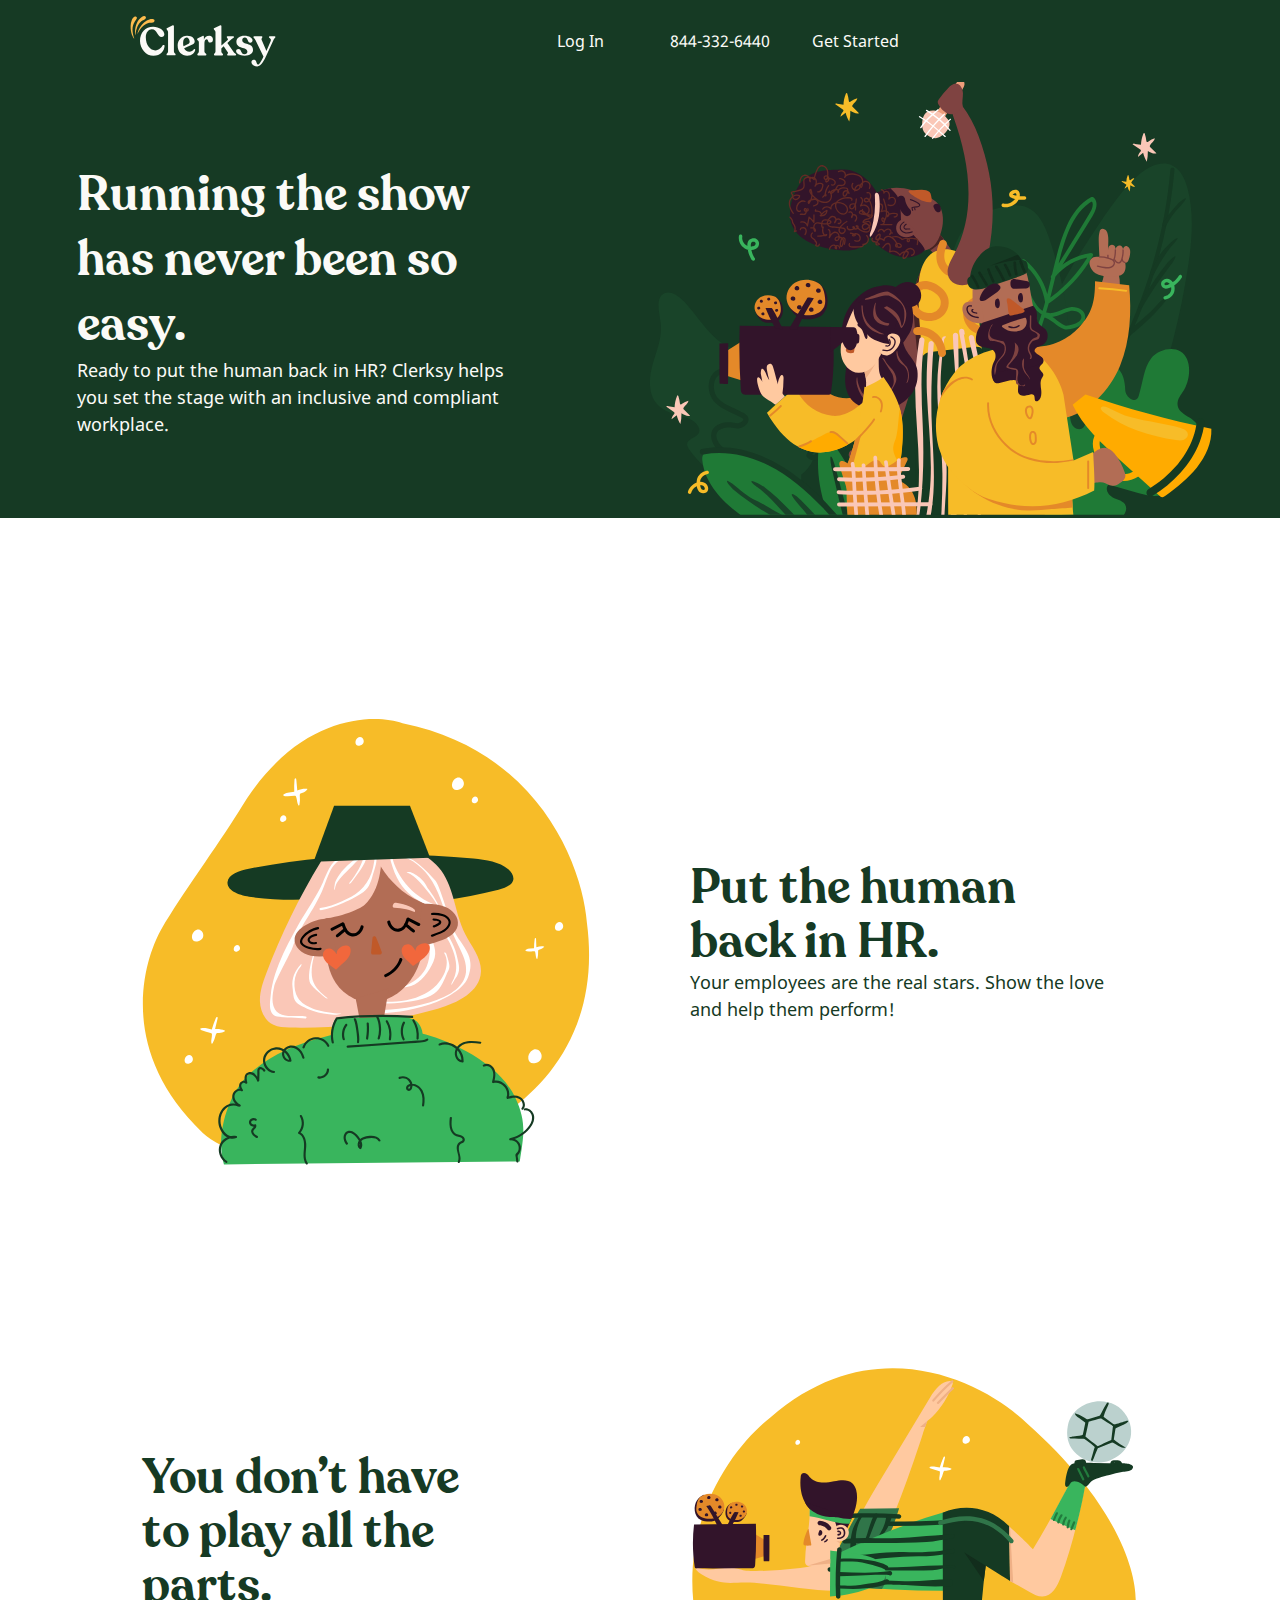
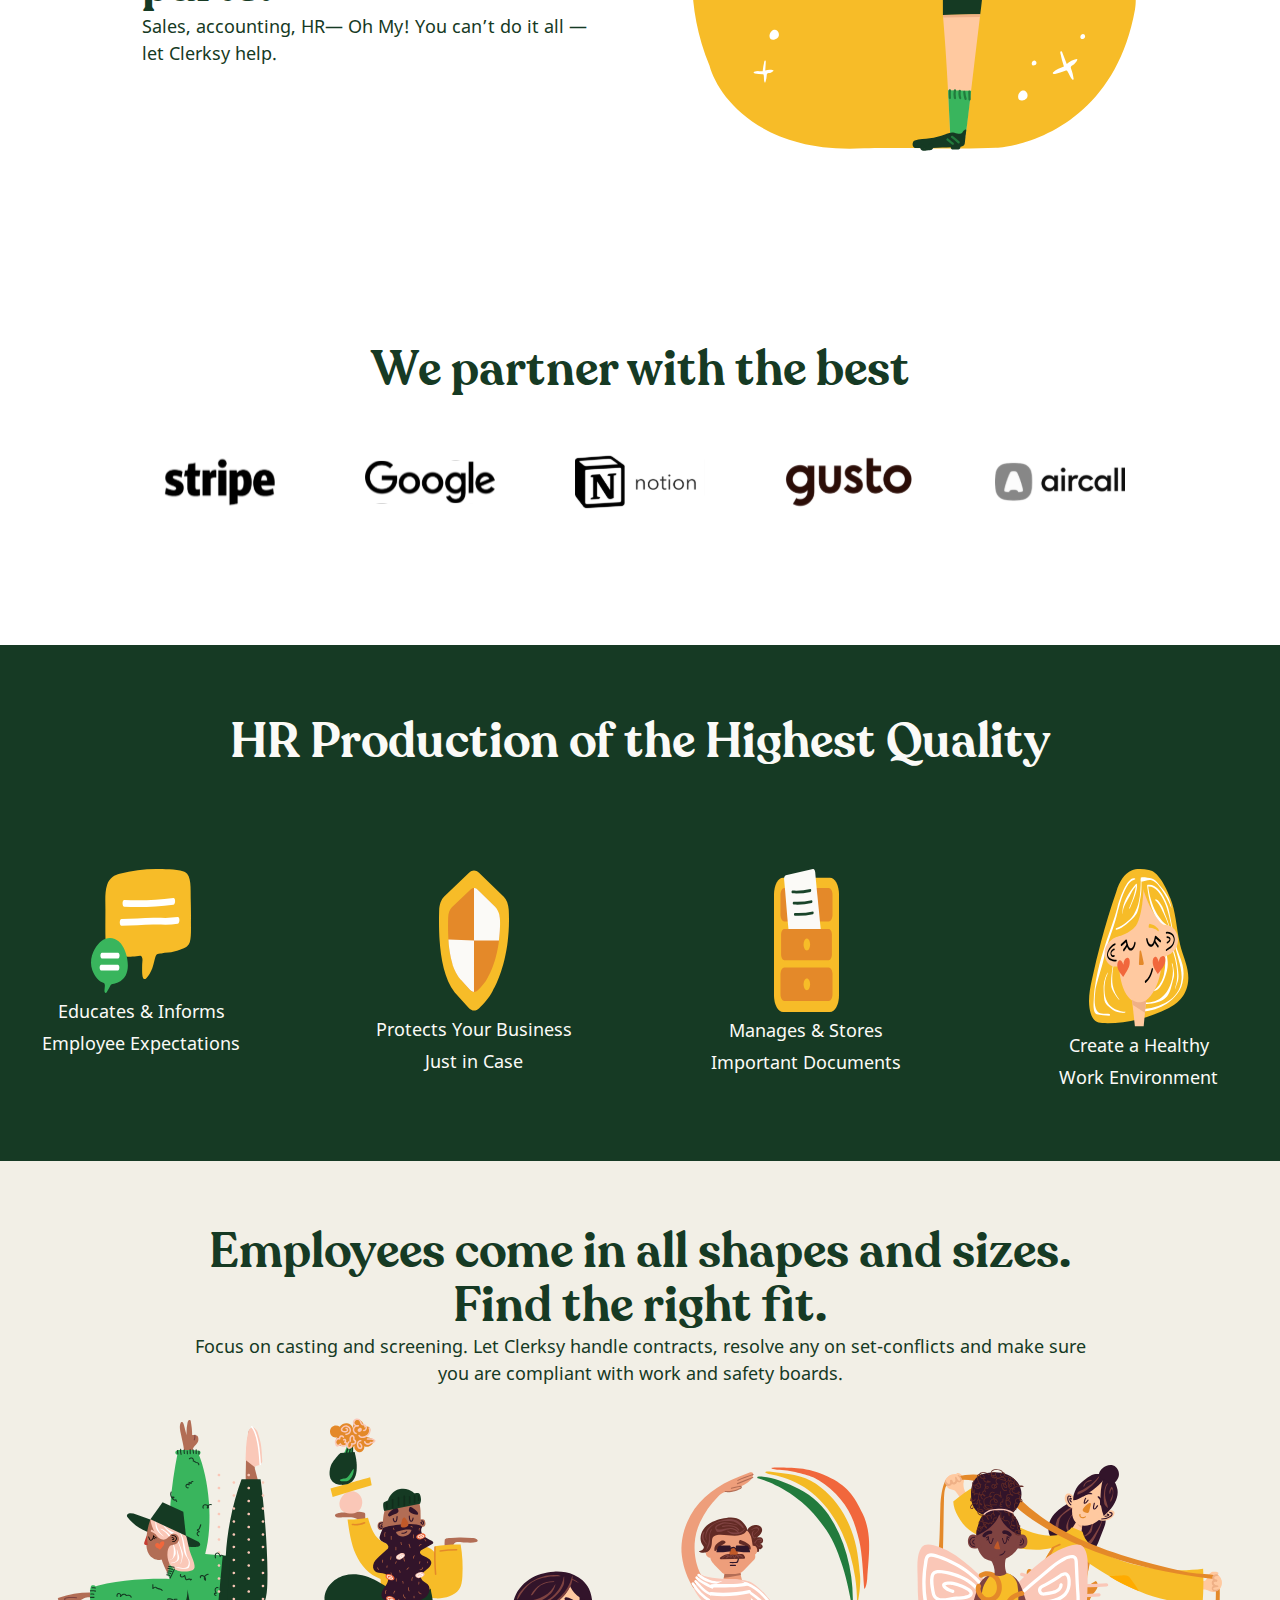
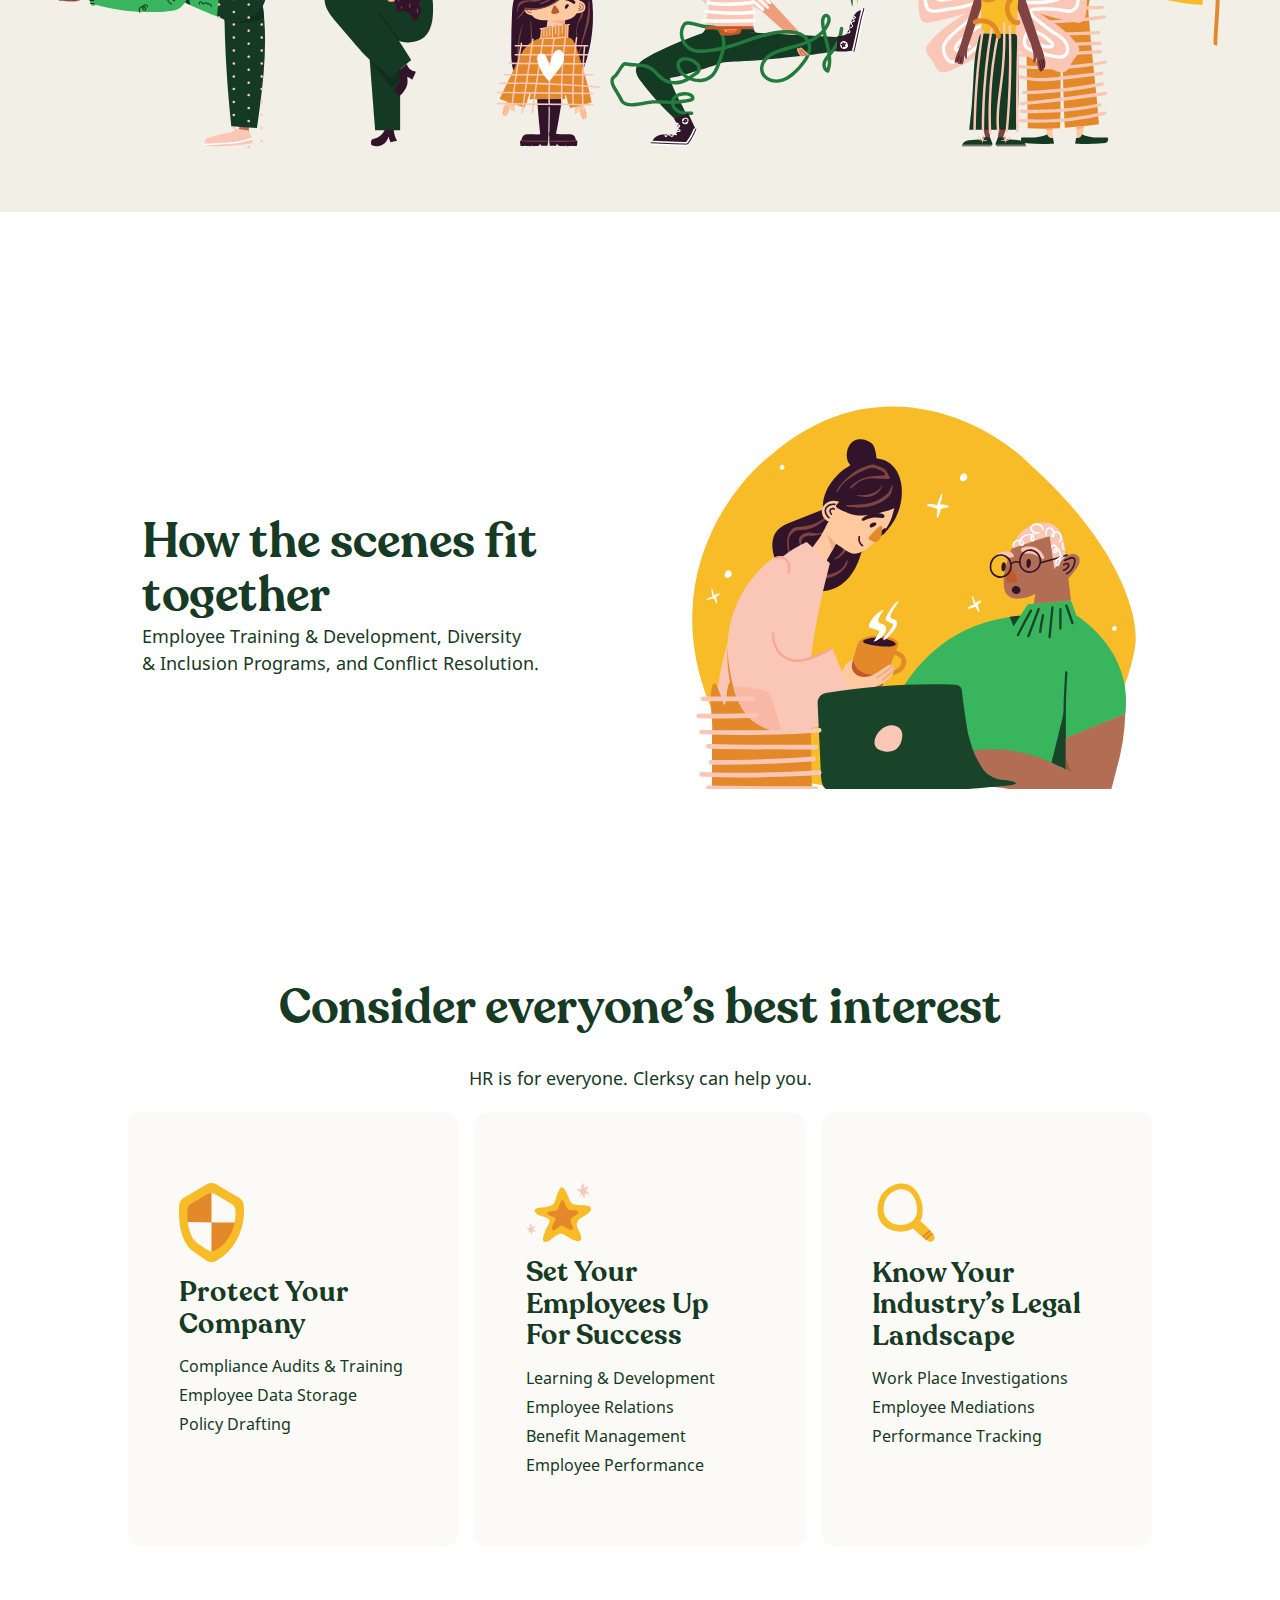
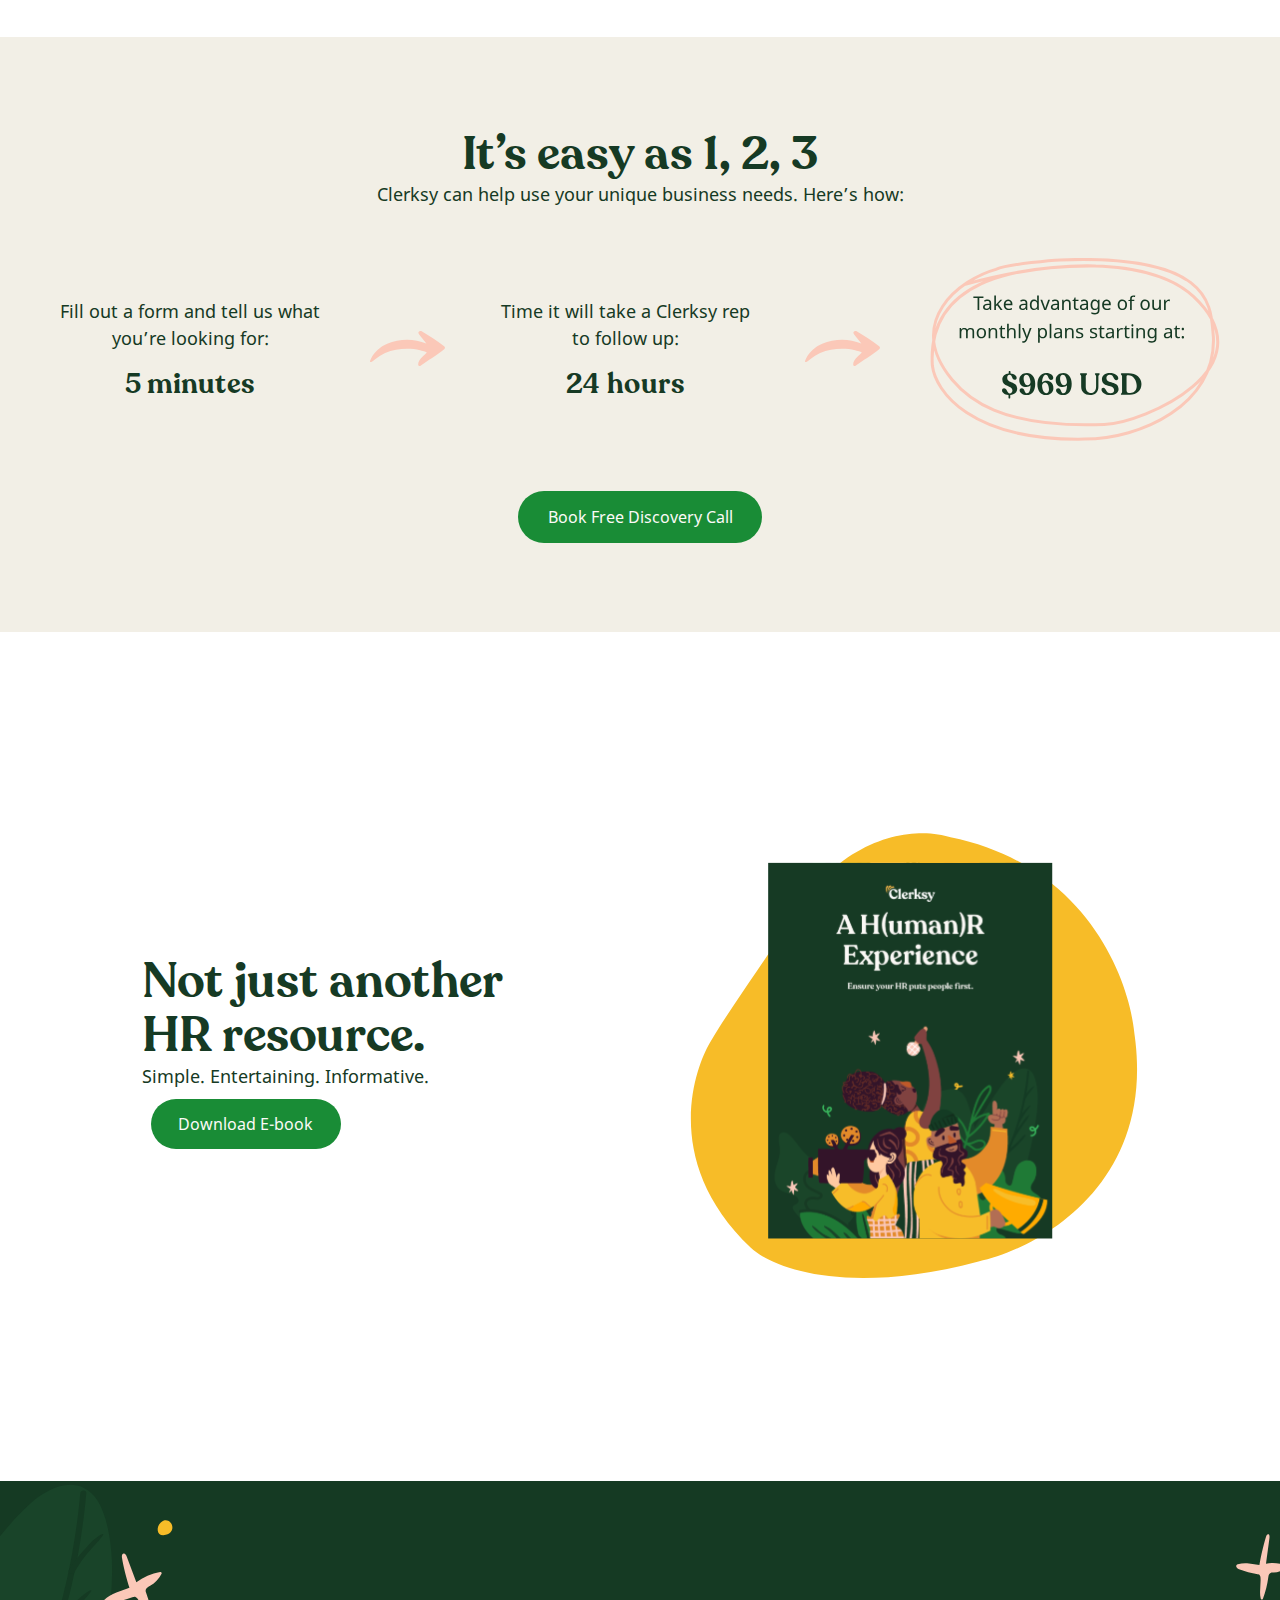
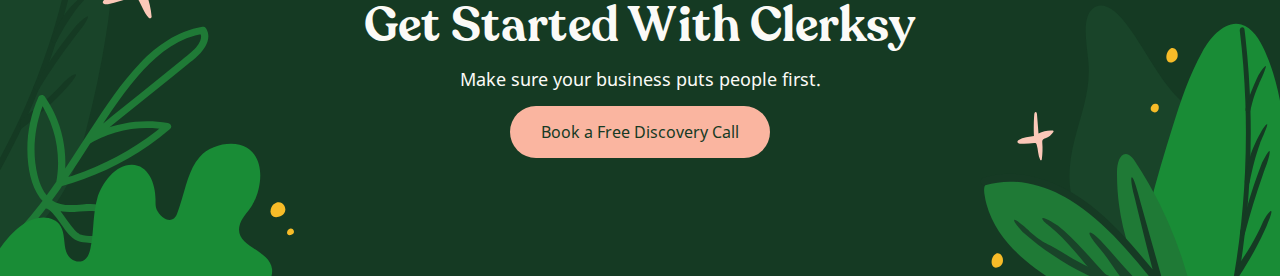
<file: Clerksy/html/indext.html>
<!DOCTYPE html>
<html lang="en">
<head>
    <meta charset="UTF-8">
    <meta name="viewport" content="width=device-width, initial-scale=1.0">
    <title>Home page</title>
    <link href="../css/reset.css" rel="stylesheet">
    <link href="../fonts/fonts.css" rel="stylesheet">
    <link href="../css/style.css" rel="stylesheet">
    <link href="../css/media.css" rel="stylesheet">
</head>
<body>
    <header class="header">
        <div class="star" id="star"></div>
        <nav class="header__nav lock-padding">
            <img class="header__nav-logo" src="../img/logo.svg" alt="clerksy logo">
            <ul class="header__nav-list">
                <li><a class="header__nav-link popup__link" href="#popup">Log In</a></li>
                <li><a class="header__nav-link" href="tel:844-332-6440">844-332-6440</a></li>
                <li class="header__nav-link">Get Started</li>
            </ul>
            <div class="burger">
                <span></span>
            </div>
        </nav>
        <div class="header__main">
            <div class="header__main-inf">
                <h1 class="header__main-text title">Running the show has never been so easy.</h1>
                <p class="header__main-subtext">Ready to put the human back in HR? Clerksy
                helps you set the stage with an inclusive and compliant workplace.</p>
            </div>
            <img class="header__main-picture" src="../img/header.svg" alt="beautiful picture">
        </div>
    </header>
    <main class="main">
        <section class="main__conteiner">
            <img class="main__conteiner-picture" src="../img/main-conteiner1.svg" alt="prety img">
            <div class="main__conteiner-sring">
                <h2 class="main__conteiner-text">Put the human back in HR.</h2>
                <p class="main__conteiner-subtext">Your employees are the real 
                stars. Show the love and help them perform!</p>
            </div>
        </section>
        <section class="main__conteiner">
            <div class="main__conteiner-sring">
                <h2 class="main__conteiner-text">You don&rsquo;t have to&nbsp;play all the parts.</h2>
                <p class="main__conteiner-subtext">Sales, accounting, HR&mdash; Oh&nbsp;My! 
                You can&rsquo;t do&nbsp;it&nbsp;all&nbsp;&mdash; let Clerksy help.</p>
            </div>
            <img class="main__conteiner-picture" src="../img/main-conteiner2.svg" alt="prety img">
        </section>
        <section class="parteners">
            <h2 class="parteners__title">We partner with the best</h2>
            <div class="parteners__group">
                <img class="parteners-logo" src="../img/partener1.svg" alt="partener logo">
                <img class="parteners-logo" src="../img/partener2.svg" alt="partener logo">
                <img class="parteners-logo" src="../img/partener3.svg" alt="partener logo">
                <img class="parteners-logo" src="../img/partener4.svg" alt="partener logo">
                <img class="parteners-logo" src="../img/partener5.svg" alt="partener logo">
            </div>
        </section>
        <section class="quality">
            <h2 class="quality__title">HR Production of the Highest Quality</h2>
            <ul class="quality__group">
                <li class="quality__item">
                    <img class="quality__picture" src="../img/quality1.svg" alt="prety img">
                    <p class="quality__text">Educates &amp;&nbsp;Informs</p>
                    <p class="quality__text">Employee Expectations</p>
                </li>
                <li class="quality__item">
                    <img class="quality__picture" src="../img/quality2.svg" alt="prety img" style="width: 70px;">
                    <p class="quality__text">Protects Your Business</p>
                    <p class="quality__text">Just in Case</p>
                </li>
                <li class="quality__item">
                    <img class="quality__picture" src="../img/quality3.svg" alt="prety img" style="width: 65px;">
                    <p class="quality__text">Manages &amp;&nbsp;Stores</p>
                    <p class="quality__text">Important Documents</p>
                </li>
                <li class="quality__item">
                    <img class="quality__picture" src="../img/quality4.svg" alt="prety img">
                    <p class="quality__text">Create a Healthy</p>
                    <p class="quality__text">Work Environment</p>
                </li>
            </ul>
        </section>
        <section class="focus">
            <div class="focus__text">
                <h2 class="focus__title">Employees come in all shapes and sizes. Find the right fit.</h2>
                <p class="focus__subtitle">Focus on&nbsp;casting and screening. Let Clerksy handle contracts, 
                resolve any on&nbsp;set-conflicts and make sure you are compliant with work and safety boards.</p>
            </div>
            <img class="focus__picture" src="../img/focus.svg" alt="prety img">
        </section>
        <section class="main__conteiner">
            <div class="main__conteiner-sring">
                <h2 class="main__conteiner-text">How the scenes fit together</h2>
                <p class="main__conteiner-subtext">Employee Training &amp;&nbsp;Development, 
                Diversity &amp;&nbsp;Inclusion Programs, and Conflict Resolution.</p>
            </div>
            <img class="main__conteiner-picture" src="../img/main-conteiner3.svg" alt="prety img">
        </section>
        <section class="considered">
            <div class="considered__text">
                <h2 class="considered__title">Consider everyone&rsquo;s best interest</h2>
                <p class="considererd__subtitle">HR is for everyone. Clerksy can help you.</p>
            </div>
            <div class="considered__group">
                <div class="considered__item">
                    <img class="considered__item-pictures" src="../icon/consider1.svg" alt="prety img">
                    <h3 class="considered__item-title">Protect Your Company</h3>
                    <ul class="considered__group-list">
                        <li class="considered__list-item">Compliance Audits &amp;&nbsp;Training</li>
                        <li class="considered__list-item">Employee Data Storage</li>
                        <li class="considered__list-item">Policy Drafting</li>
                    </ul>
                </div>
                <div class="considered__item">
                    <img class="considered__item-pictures" src="../icon/consider2.svg" alt="prety img">
                    <h3 class="considered__item-title">Set Your Employees Up For Success</h3>
                    <ul class="considered__group-list">
                        <li class="considered__list-item">Learning &amp;&nbsp;Development</li>
                        <li class="considered__list-item">Employee Relations</li>
                        <li class="considered__list-item">Benefit Management</li>
                        <li class="considered__list-item">Employee Performance</li>
                    </ul>
                </div>
                <div class="considered__item">
                    <img class="considered__item-pictures" src="../icon/consider3.svg" alt="prety img">
                    <h3 class="considered__item-title">Know Your Industry&rsquo;s Legal Landscape</h3>
                    <ul class="considered__group-list">
                        <li class="considered__list-item">Work Place Investigations</li>
                        <li class="considered__list-item">Employee Mediations</li>
                        <li class="considered__list-item">Performance Tracking</li>
                    </ul>
                </div>
            </div>
        </section>
        <section class="inf">
            <div class="inf__title">
                <h2 class="inf__maintitle">It&rsquo;s easy as&nbsp;1, 2, 3</h2>
                <p class="inf__subtitle">Clerksy can help use your unique business needs. Here&rsquo;s how:</p>
            </div>
            <div class="inf__steps">
                <div class="inf__step">
                    <p class="inf__step-text">Fill out a&nbsp;form and tell&nbsp;us what you&rsquo;re looking for:</p>
                    <h3 class="inf__hours">5 minutes</h3>
                </div>
                <img class="arrow" src="../icon/arrow.svg" alt="arrow">
                <div class="inf__step">
                    <p class="inf__step-text">Time it&nbsp;will take a&nbsp;Clerksy rep to&nbsp;follow&nbsp;up:</p>
                    <h3 class="inf__hours">24 hours</h3>
                </div>
                <img class="arrow" src="../icon/arrow.svg" alt="arrow">
                <div class="inf__step">
                    <img class="step__img" src="../img/mony.svg" alt="">
                </div>
            </div>
            <button class="inf__btn">Book Free Discovery Call</button>
        </section>
        <section class="main__conteiner">
            <div class="main__conteiner-sring">
                <h2 class="main__conteiner-text">Not just another HR resource.</h2>
                <p class="main__conteiner-subtext">Simple. Entertaining. Informative.</p>
                <button class="main__conteiner-btn">Download E-book</button>
            </div>
            <img class="main__conteiner-picture" src="../img/main-conteiner4.svg" alt="prety img">
        </section>
        <section class="started">
            <img class="started__pictures" src="../img/started1.svg" alt="">
            <div class="started__inf">
                <h2 class="started__title">Get Started With Clerksy</h2>
                <p class="started__subtitle">Make sure your business puts people first.</p>
                <button class="started__btn">Book a Free Discovery Call</button>
            </div>
            <img class="started__pictures" src="../img/started2.svg" alt="">
        </section>
    </main>
    <div id="popup" class="popup">
        <a href="#star" class="popup__area"></a>
        <div class="popup__body">
            <div class="popup__content">
                <a class="popup__close close__popup" href="#star">x</a>
                <div class="popup__title">Log In To Clerksy</div>
                <form class="popup__form">
                    <label class="popup__text">Name:</label>
                    <input type="text" placeholder="Your name">
                    <label class="popup__text">Email:</label>
                    <input type="email" placeholder="Your email">
                    <div class="popup__btngrup">
                        <button class="popup-btn" type="submit">Submit</button>
                        <button class="popup-btn" type="reset">Reset</button>
                    </div>
                </form>
            </div>
        </div>
    </div>
</body>
</html>
</file>
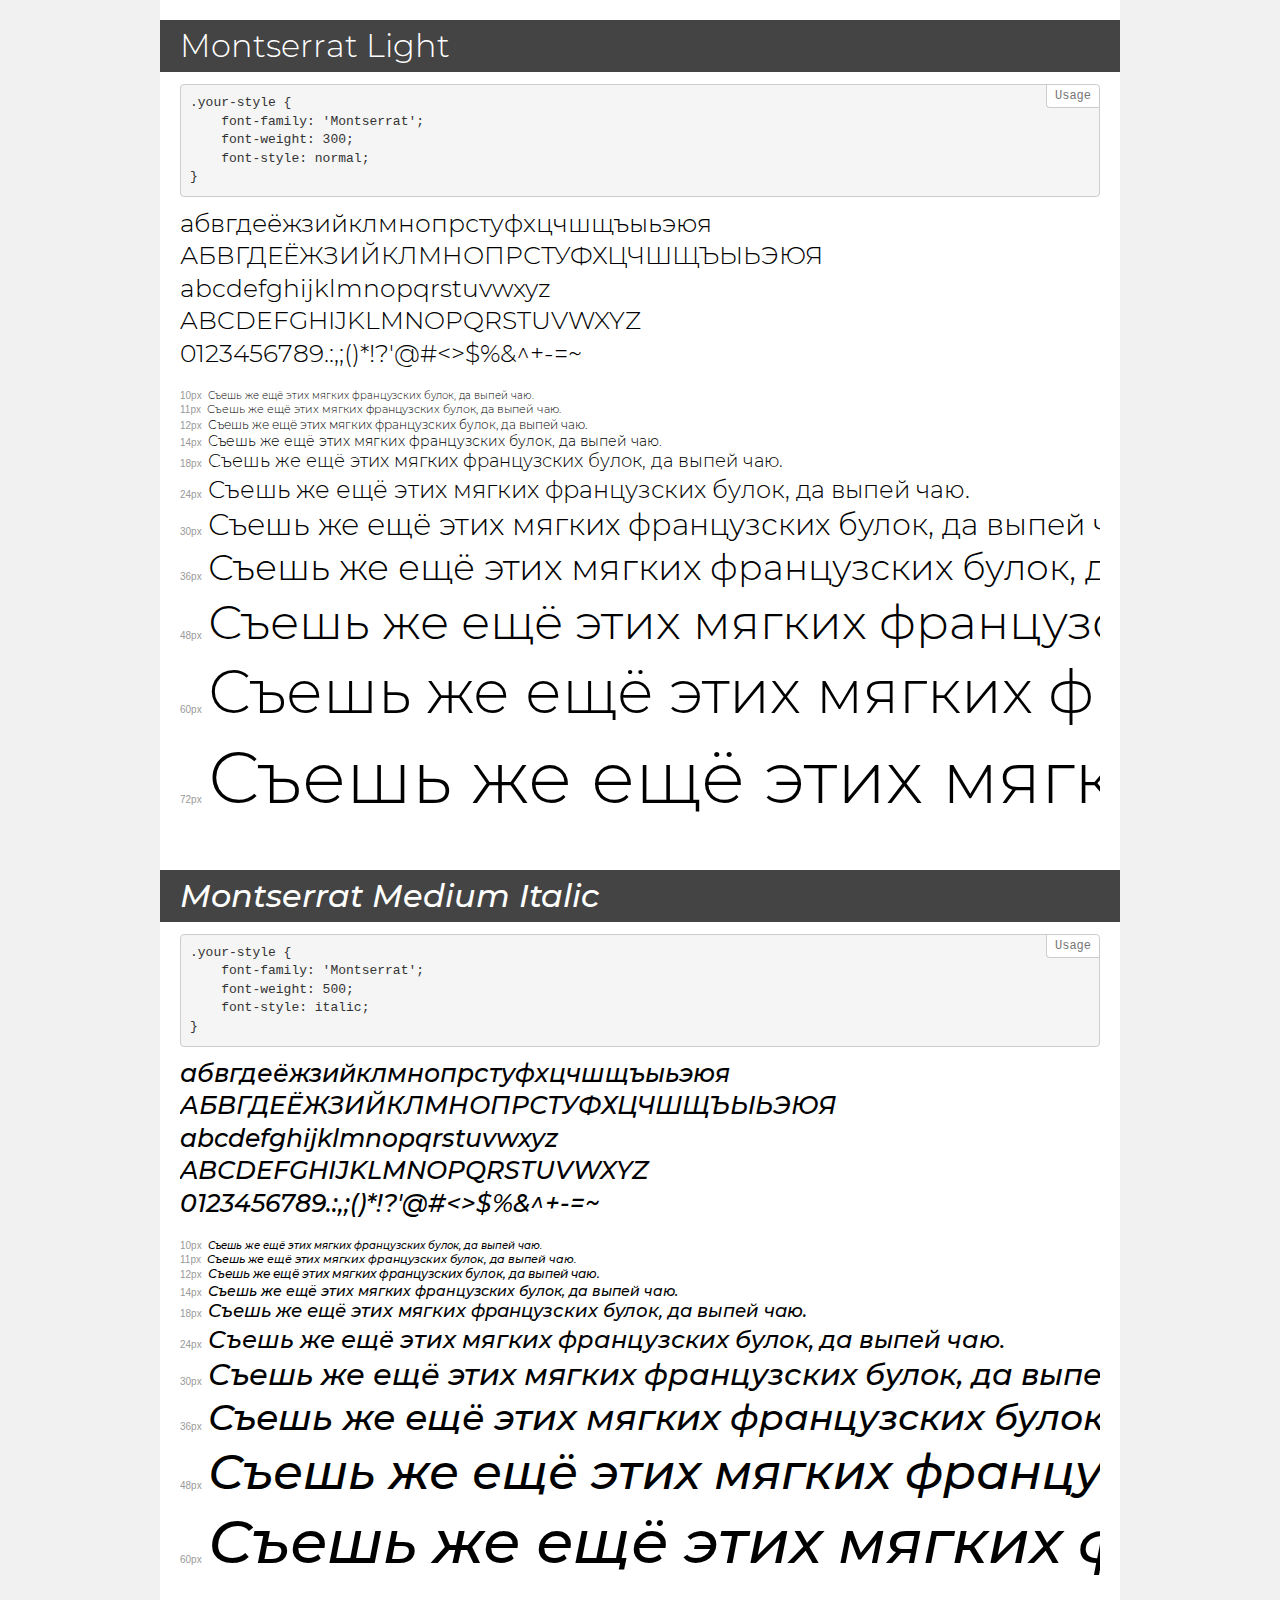
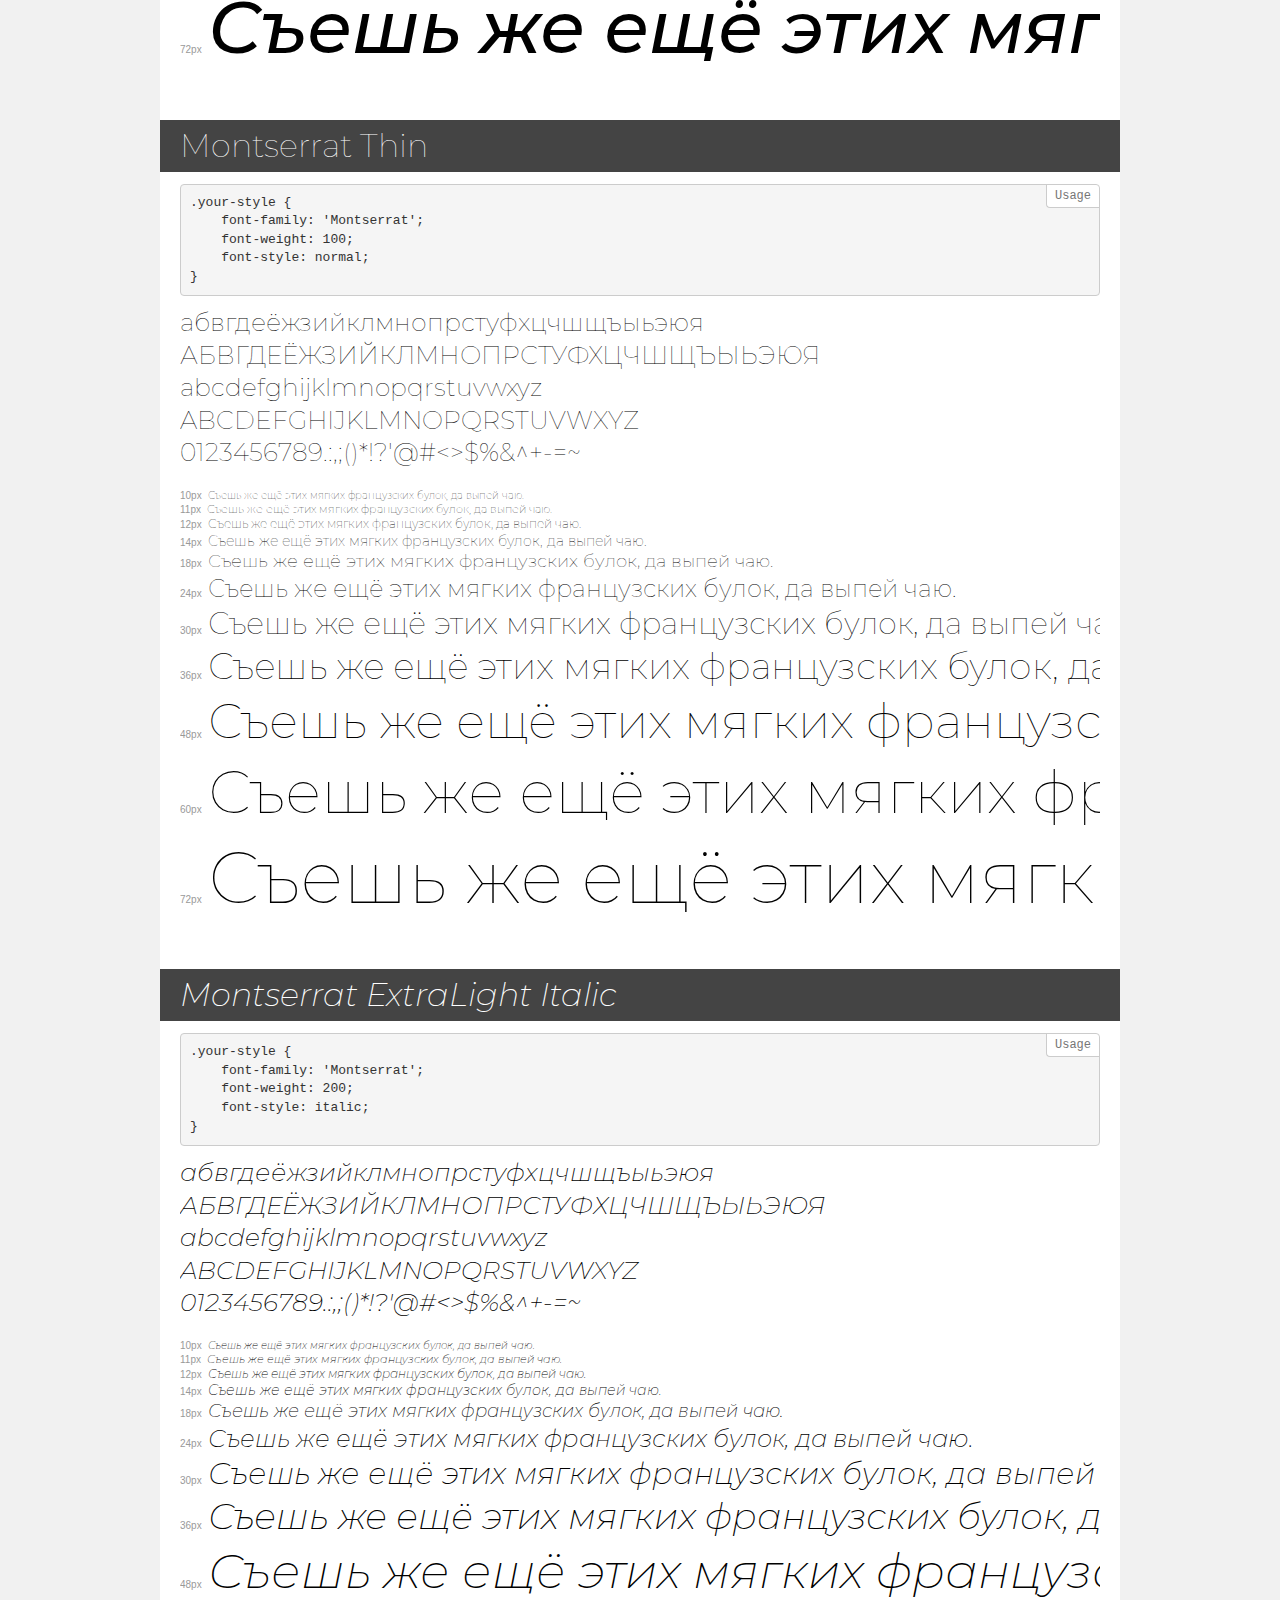
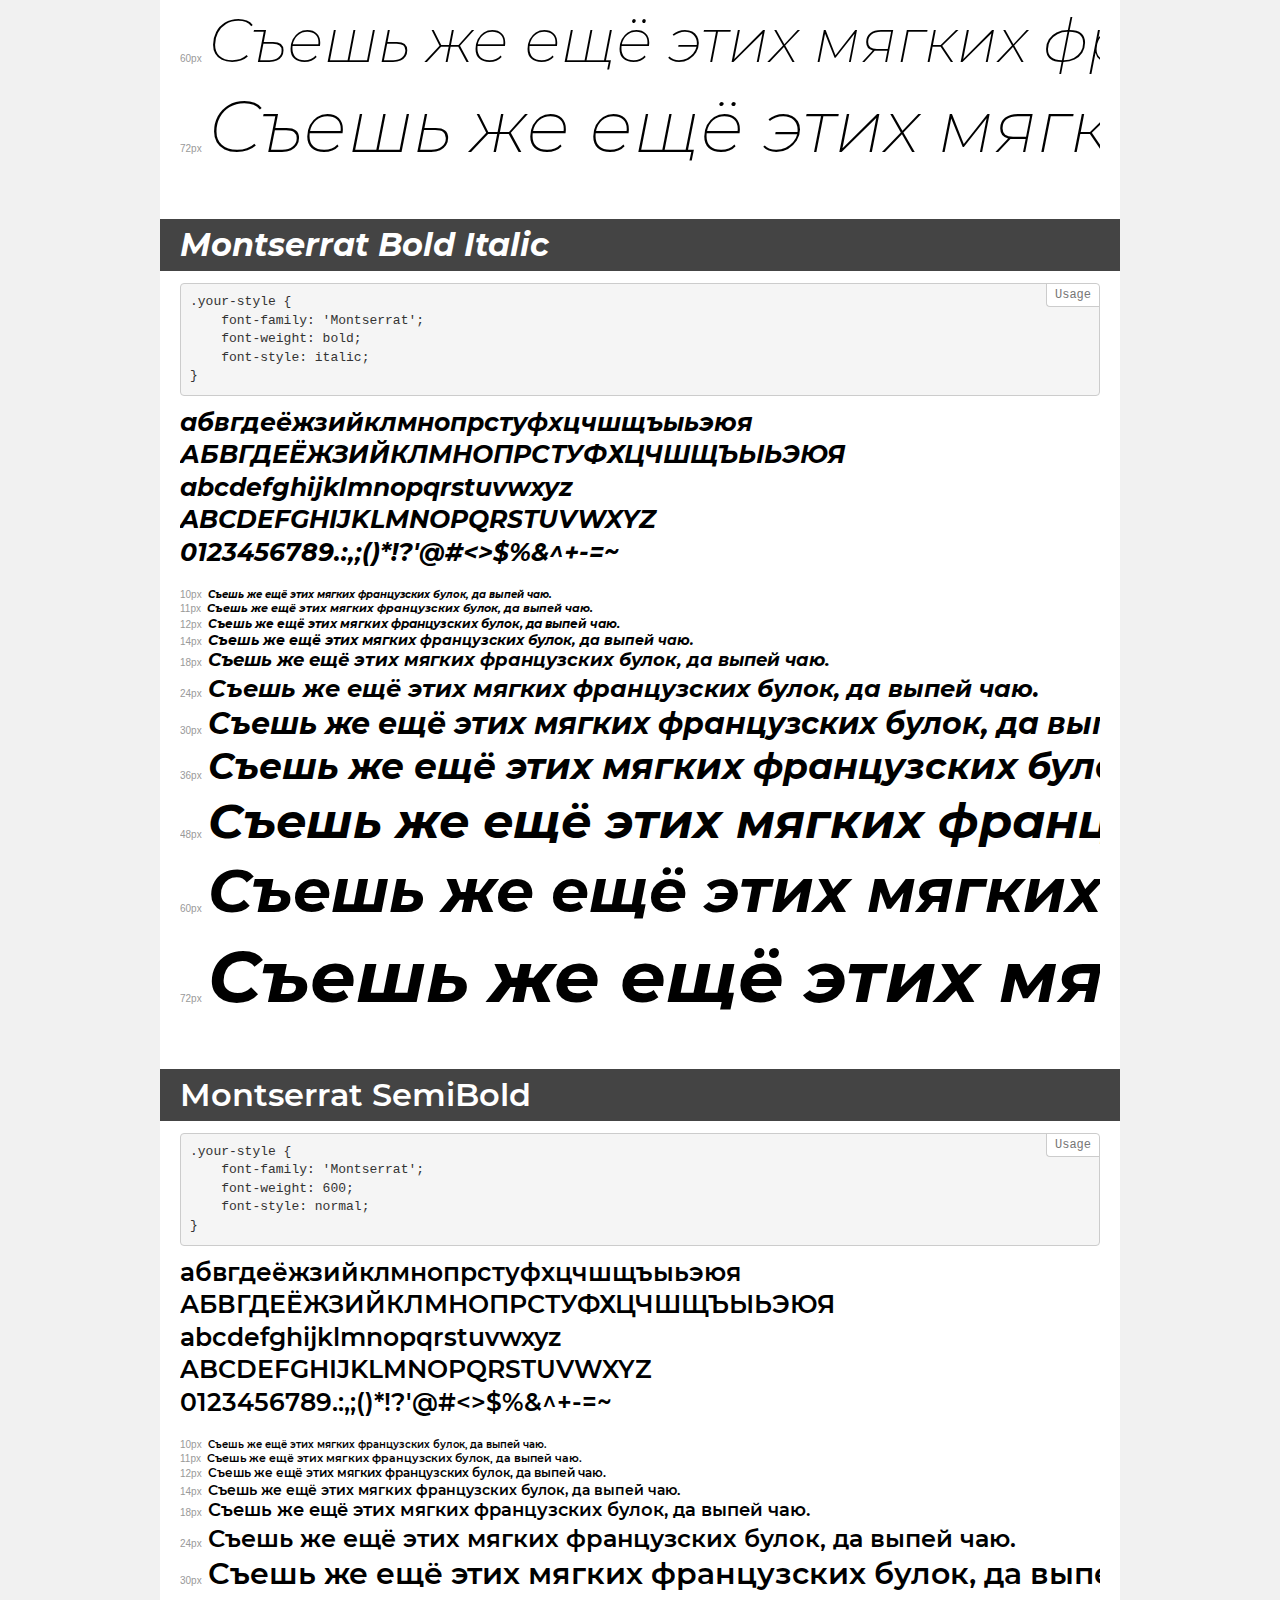
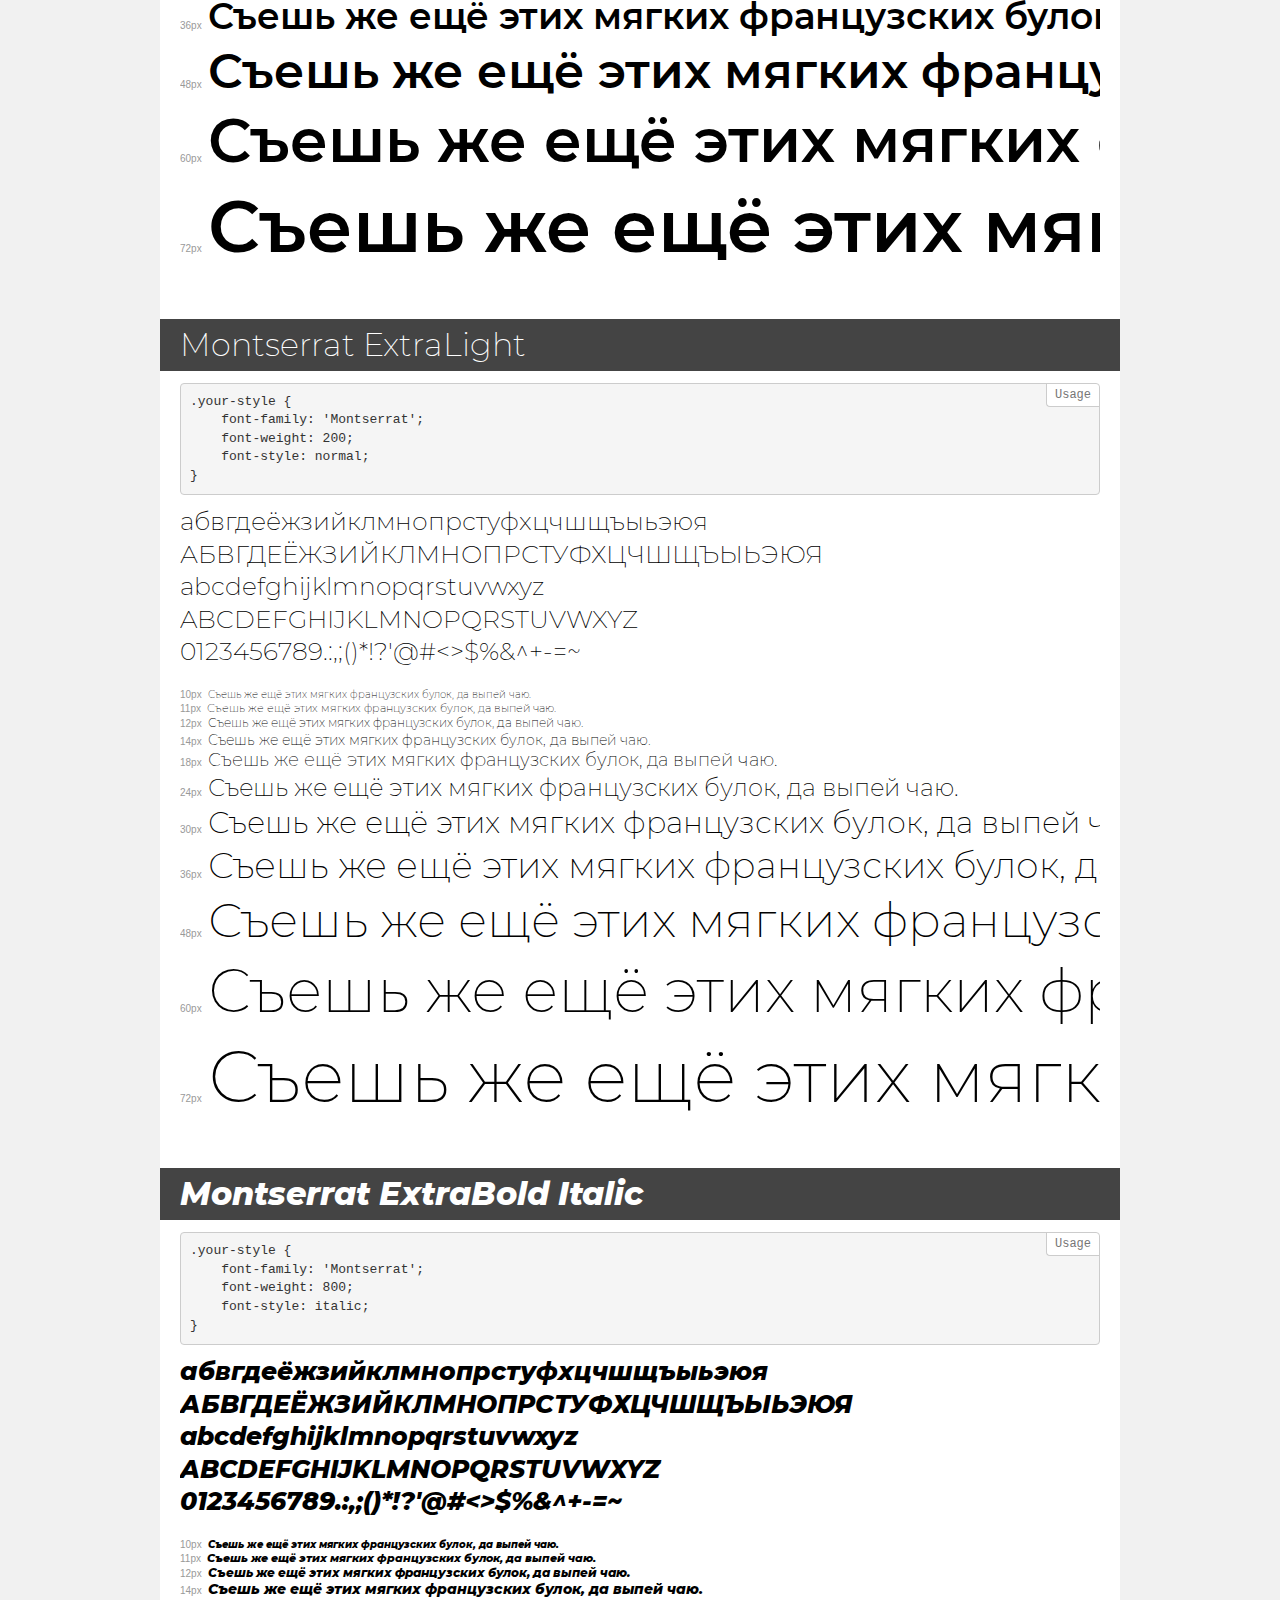
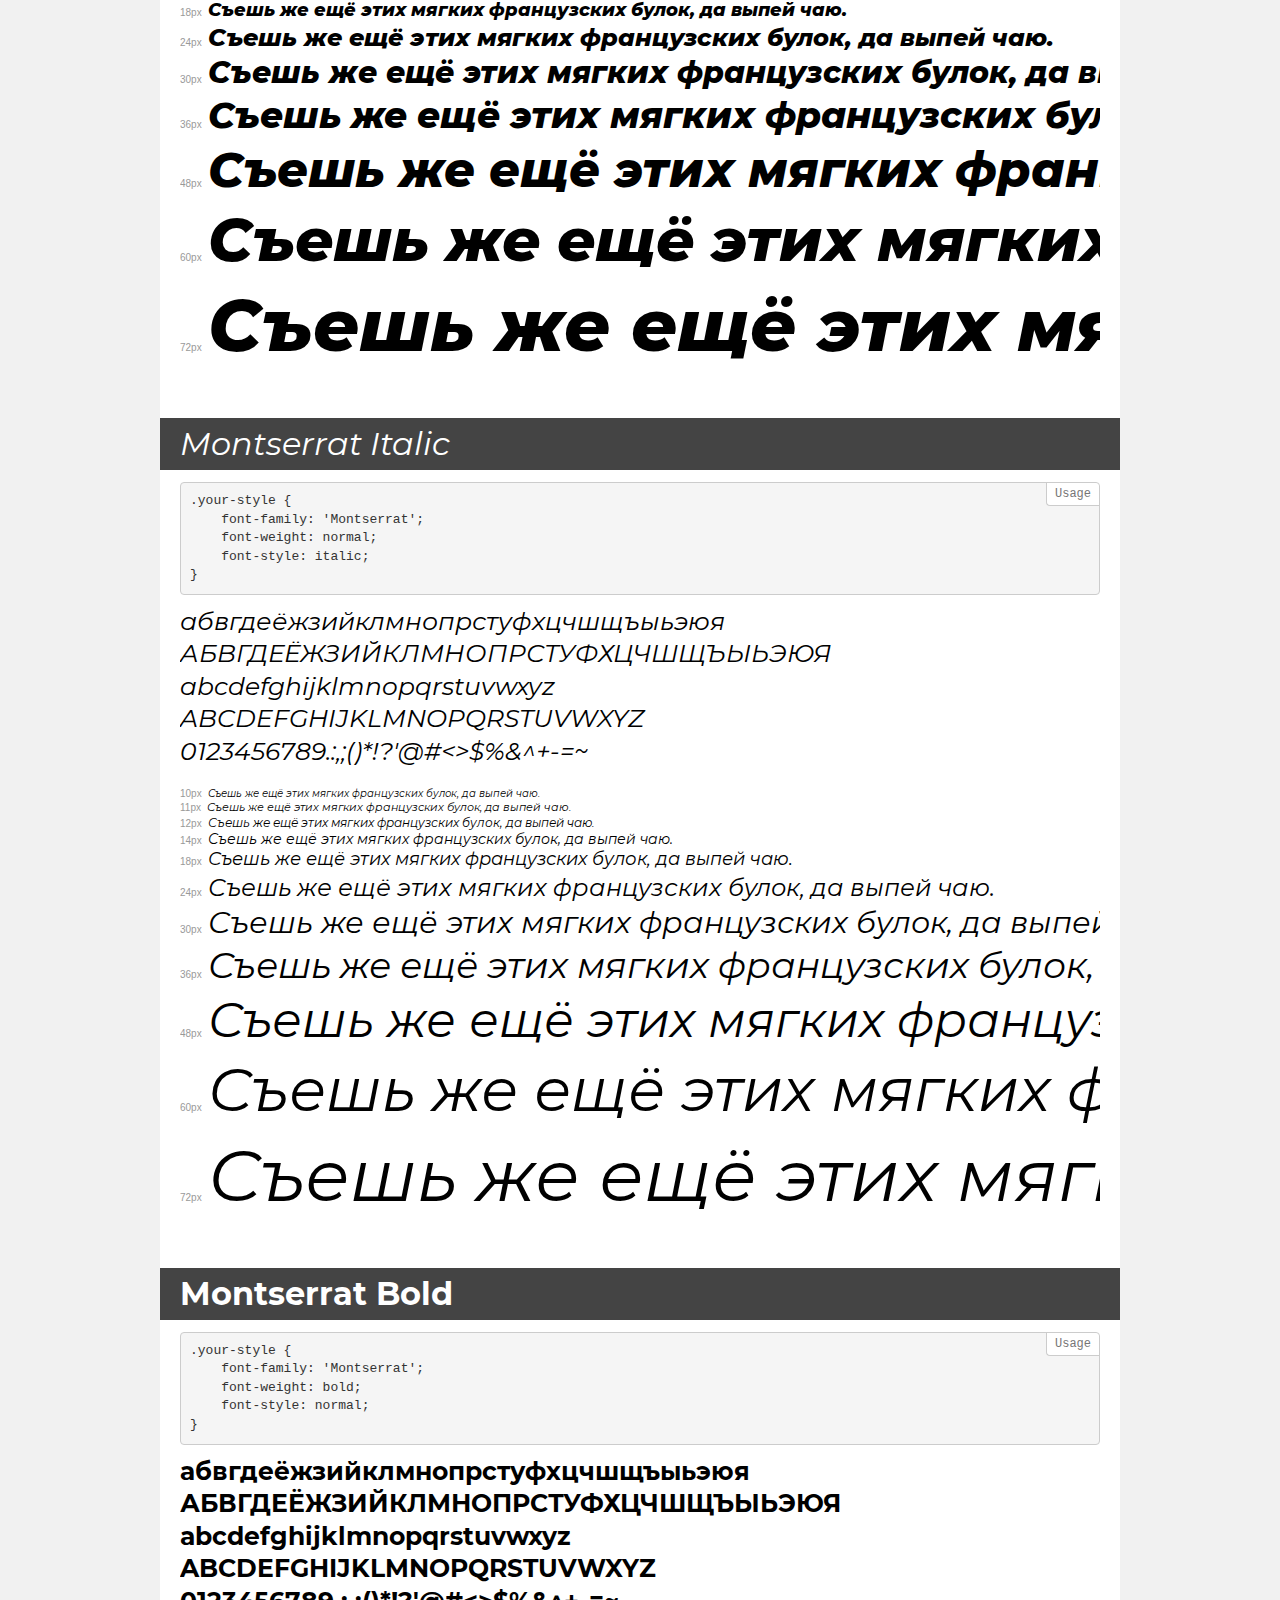
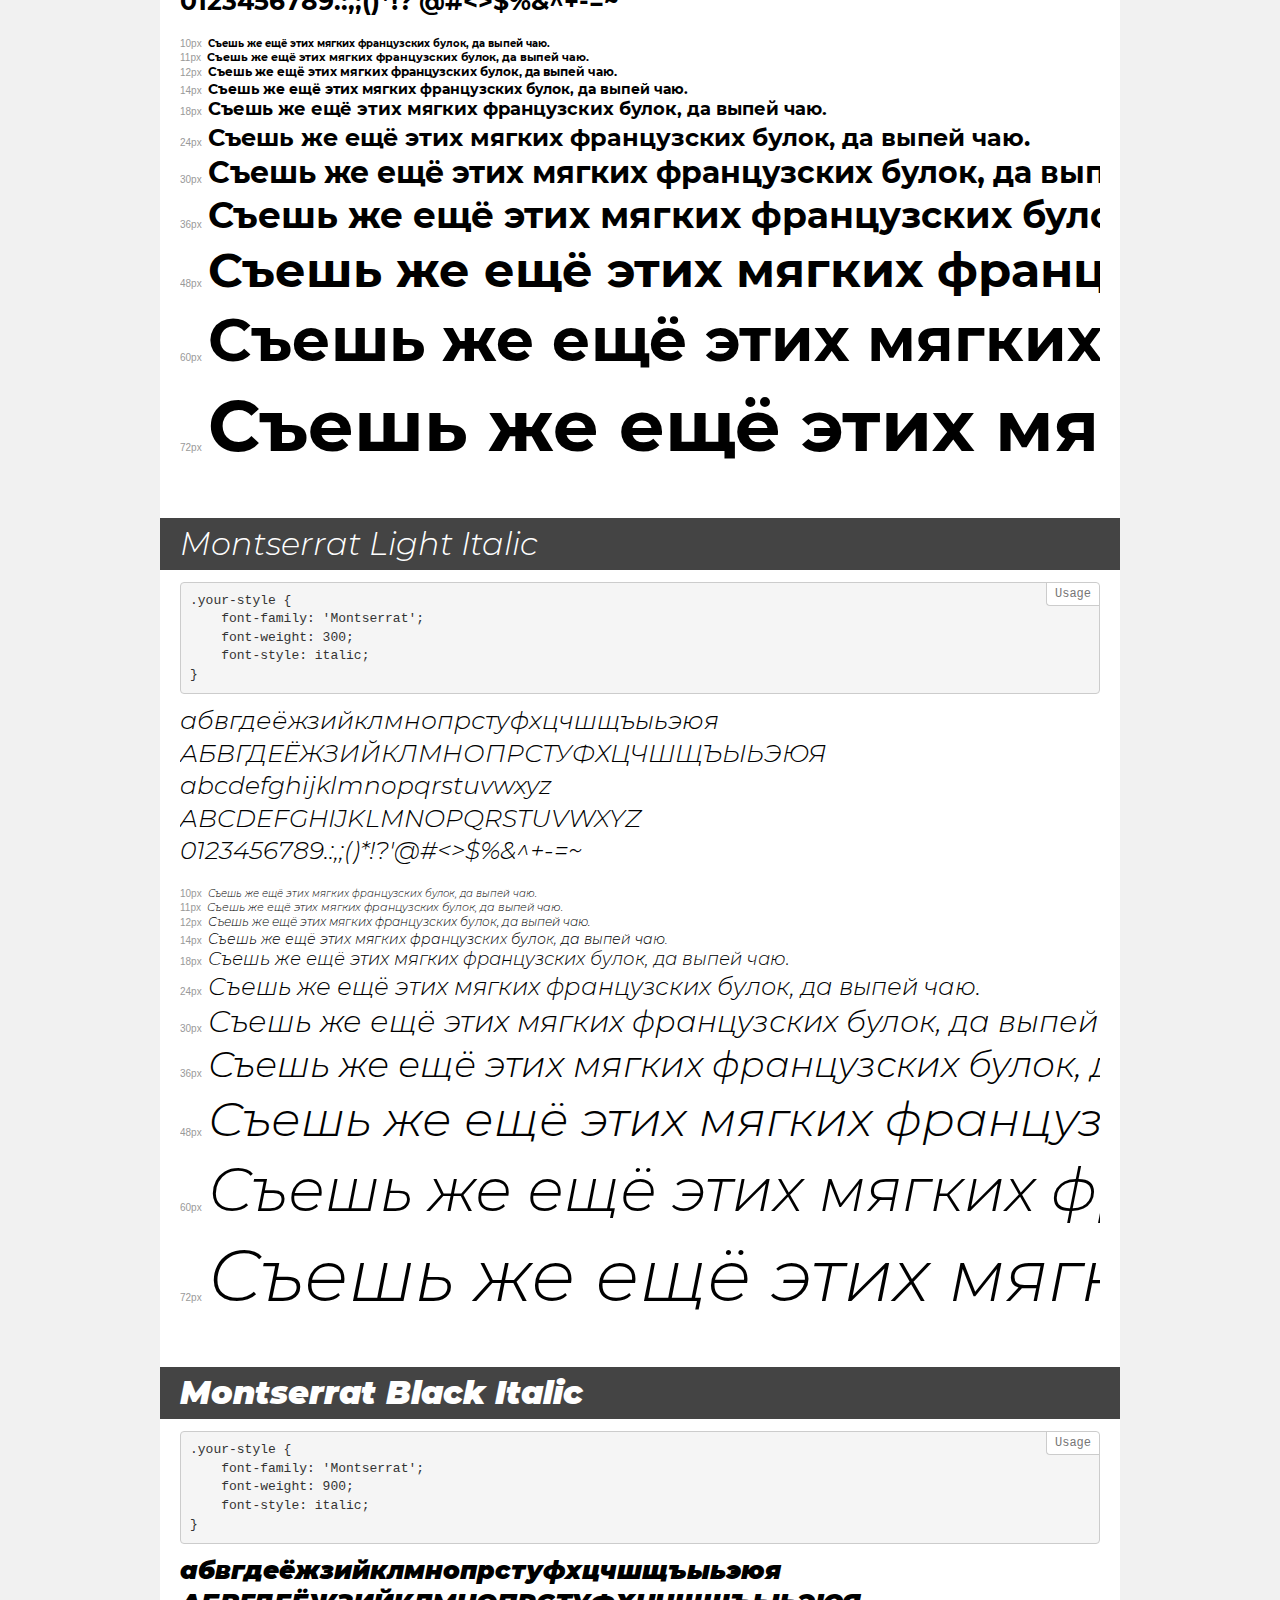
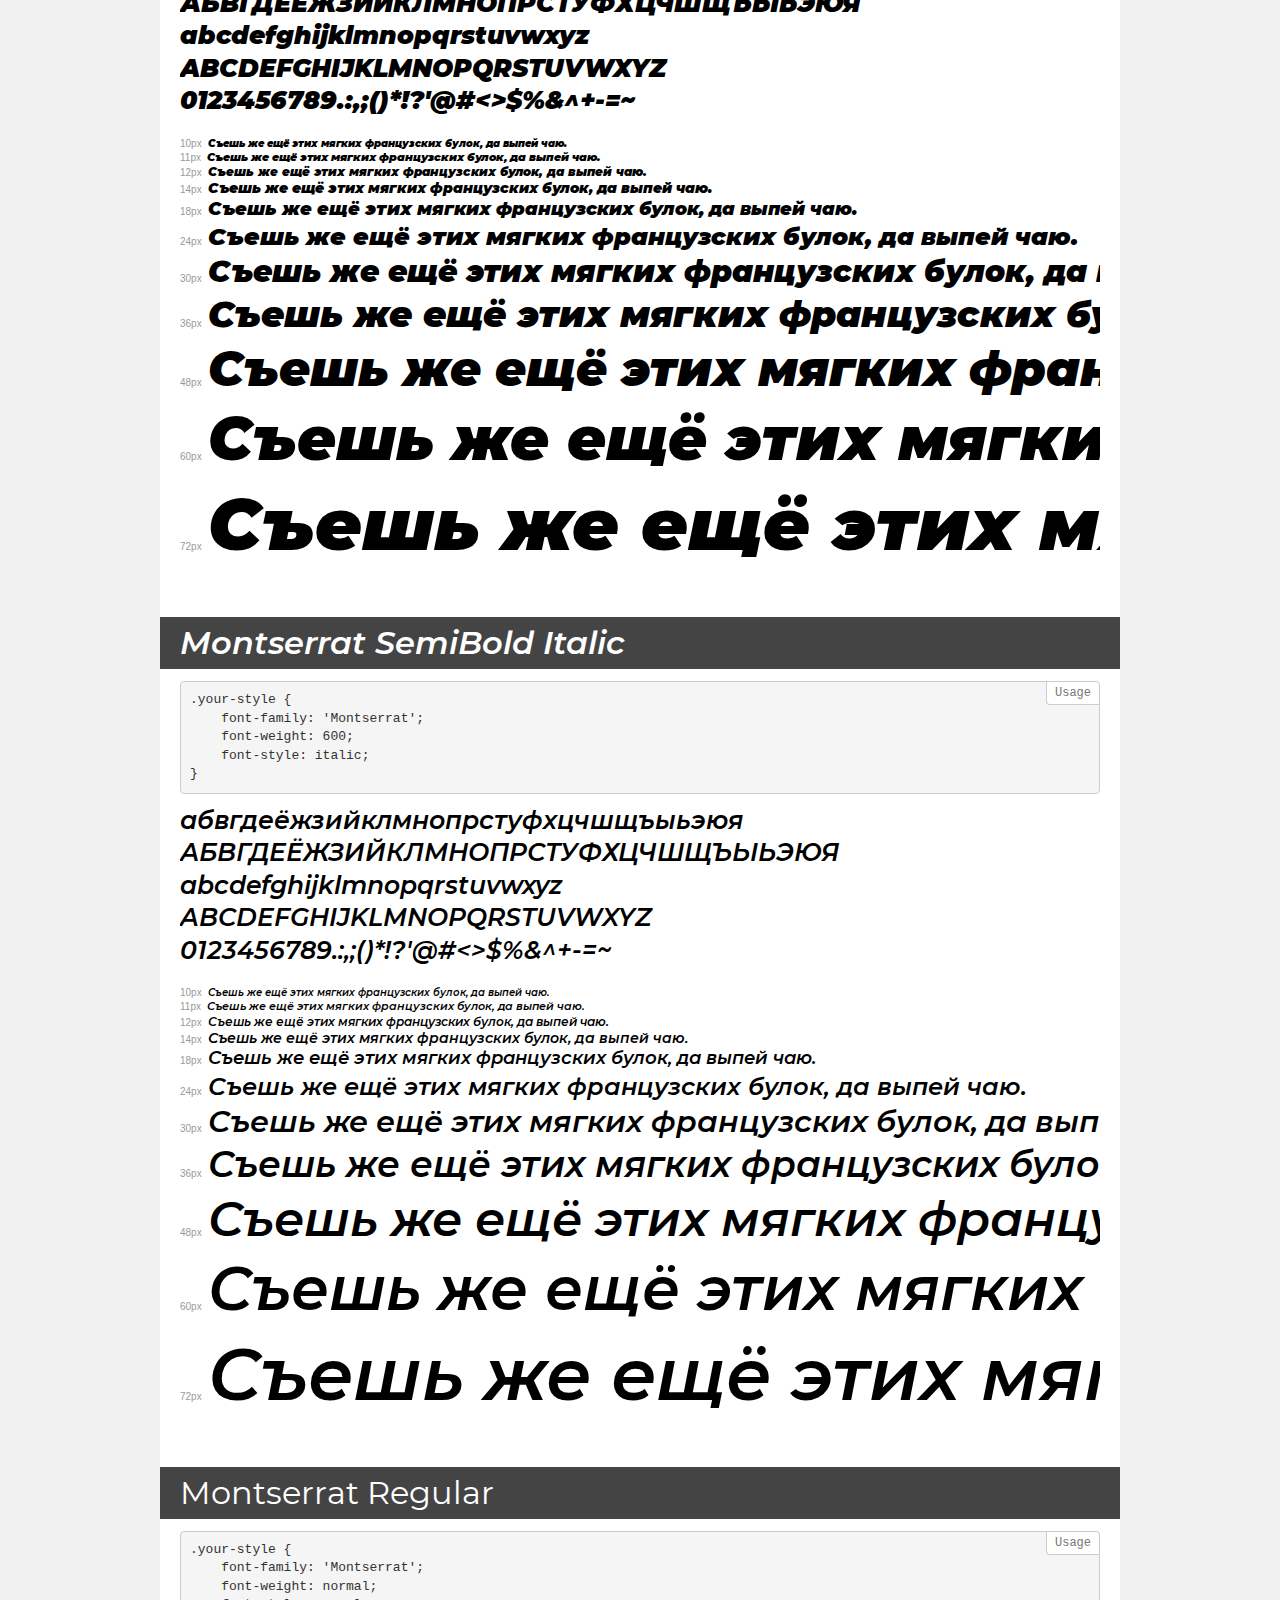
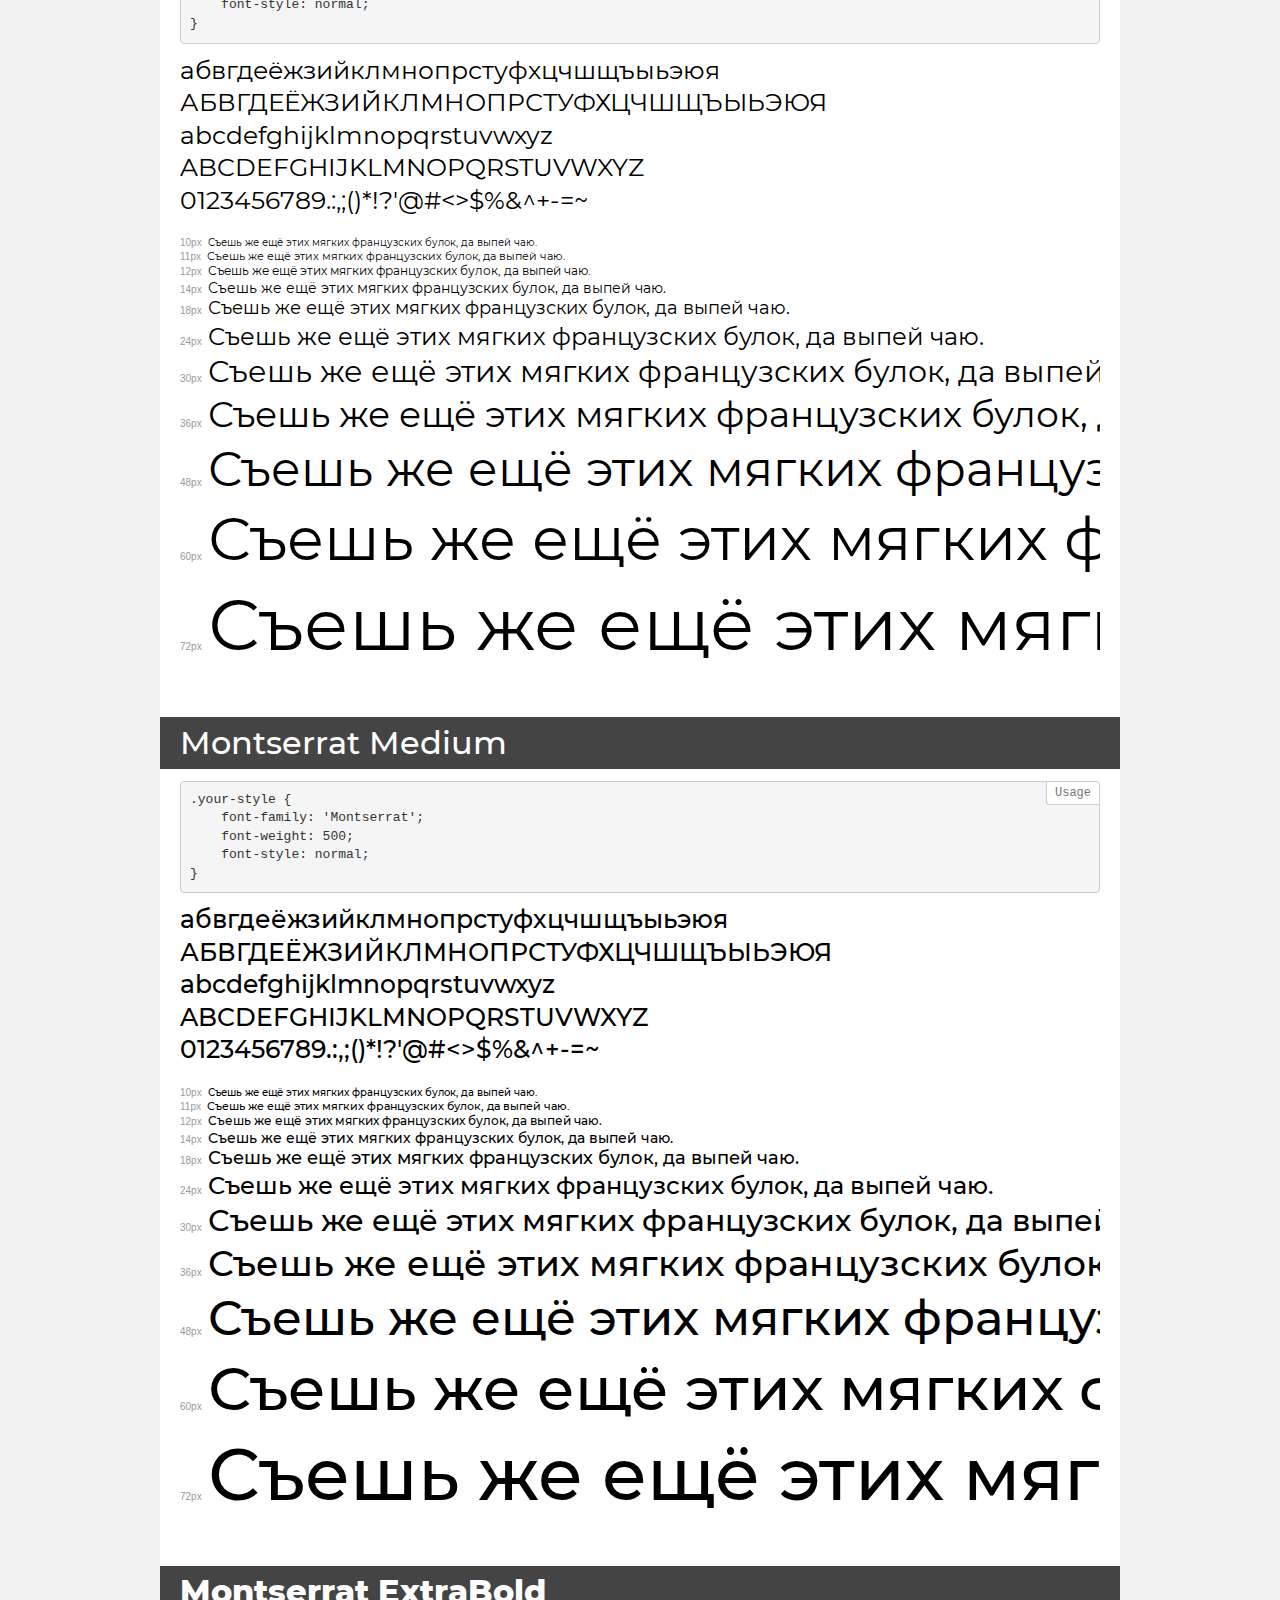
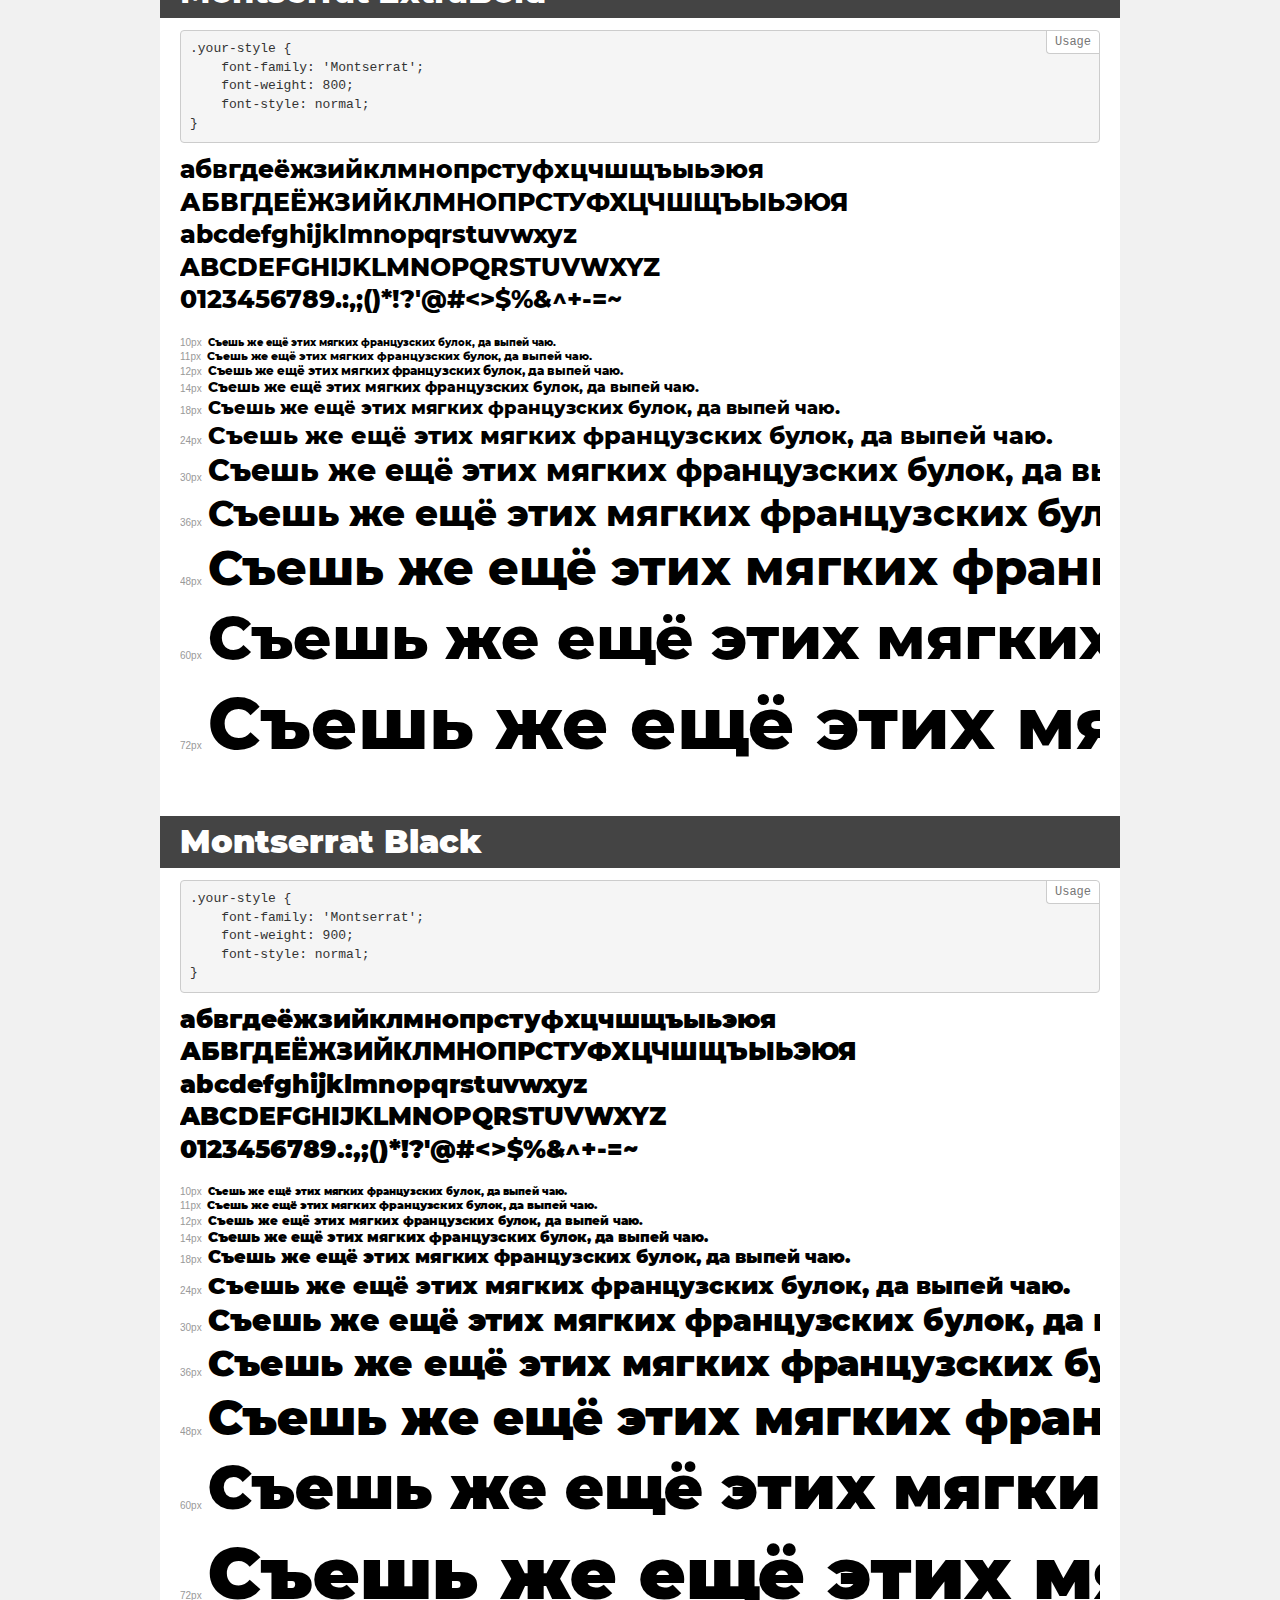
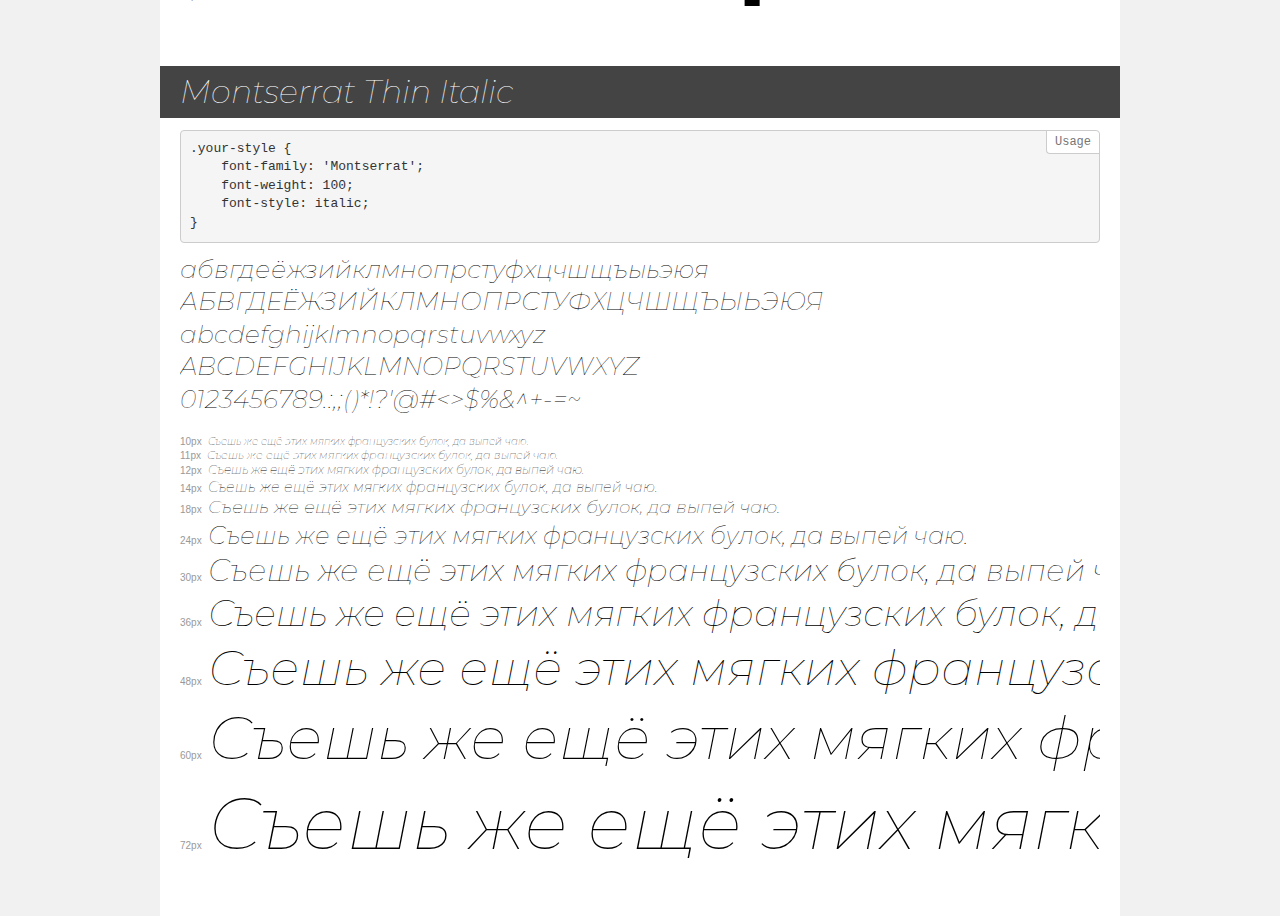
<file: Hydra/fonts/Montserrat/demo.html>
<!DOCTYPE html>
<html>
<head>
	<meta charset="utf-8">
	<meta http-equiv="X-UA-Compatible" content="IE=edge">
	<meta name="viewport" content="width=device-width, initial-scale=1">
	<meta name="robots" content="noindex, noarchive">
	<title>Transfonter demo</title>
	<link href="stylesheet.css" rel="stylesheet">
	<style>
		/*
		http://meyerweb.com/eric/tools/css/reset/
		v2.0 | 20110126
		License: none (public domain)
		*/
		html, body, div, span, applet, object, iframe,
		h1, h2, h3, h4, h5, h6, p, blockquote, pre,
		a, abbr, acronym, address, big, cite, code,
		del, dfn, em, img, ins, kbd, q, s, samp,
		small, strike, strong, sub, sup, tt, var,
		b, u, i, center,
		dl, dt, dd, ol, ul, li,
		fieldset, form, label, legend,
		table, caption, tbody, tfoot, thead, tr, th, td,
		article, aside, canvas, details, embed,
		figure, figcaption, footer, header, hgroup,
		menu, nav, output, ruby, section, summary,
		time, mark, audio, video {
			margin: 0;
			padding: 0;
			border: 0;
			font-size: 100%;
			font: inherit;
			vertical-align: baseline;
		}
		/* HTML5 display-role reset for older browsers */
		article, aside, details, figcaption, figure,
		footer, header, hgroup, menu, nav, section {
			display: block;
		}
		body {
			line-height: 1;
		}
		ol, ul {
			list-style: none;
		}
		blockquote, q {
			quotes: none;
		}
		blockquote:before, blockquote:after,
		q:before, q:after {
			content: '';
			content: none;
		}
		table {
			border-collapse: collapse;
			border-spacing: 0;
		}
		/* common styles */
		body {
			background: #f1f1f1;
			color: #000;
		}
		.page {
			background: #fff;
			width: 920px;
			margin: 0 auto;
			padding: 20px 20px 0 20px;
			overflow: hidden;
		}
		.font-container {
			overflow-x: auto;
			overflow-y: hidden;
			margin-bottom: 40px;
			line-height: 1.3;
			white-space: nowrap;
			padding-bottom: 5px;
		}
		h1 {
			position: relative;
			background: #444;
			font-size: 32px;
			color: #fff;
			padding: 10px 20px;
			margin: 0 -20px 12px -20px;
		}
		.letters {
			font-size: 25px;
			margin-bottom: 20px;
		}
		.s10:before {
			content: '10px';
		}
		.s11:before {
			content: '11px';
		}
		.s12:before {
			content: '12px';
		}
		.s14:before {
			content: '14px';
		}
		.s18:before {
			content: '18px';
		}
		.s24:before {
			content: '24px';
		}
		.s30:before {
			content: '30px';
		}
		.s36:before {
			content: '36px';
		}
		.s48:before {
			content: '48px';
		}
		.s60:before {
			content: '60px';
		}
		.s72:before {
			content: '72px';
		}
		.s10:before, .s11:before, .s12:before, .s14:before,
		.s18:before, .s24:before, .s30:before, .s36:before,
		.s48:before, .s60:before, .s72:before {
			font-family: Arial, sans-serif;
			font-size: 10px;
			font-weight: normal;
			font-style: normal;
			color: #999;
			padding-right: 6px;
		}
		pre {
			display: block;
			position: relative;
			padding: 9px;
			margin: 0 0 10px;
			font-family: Monaco, Menlo, Consolas, "Courier New", monospace !important;
			font-size: 13px;
			line-height: 1.428571429;
			color: #333;
			font-weight: normal !important;
			font-style: normal !important;
			background-color: #f5f5f5;
			border: 1px solid #ccc;
			overflow-x: auto;
			border-radius: 4px;
		}
		pre:after {
			display: block;
			position: absolute;
			right: 0;
			top: 0;
			content: 'Usage';
			line-height: 1;
			padding: 5px 8px;
			font-size: 12px;
			color: #767676;
			background-color: #fff;
			border: 1px solid #ccc;
			border-right: none;
			border-top: none;
			border-radius: 0 4px 0 4px;
			z-index: 10;
		}
		/* responsive */
		@media (max-width: 959px) {
			.page {
				width: auto;
				margin: 0;
			}
		}
	</style>
</head>
<body>
<div class="page">
	<div class="demo" style="font-family: 'Montserrat'; font-weight: 300; font-style: normal;">
		<h1>Montserrat Light</h1>
		<pre>.your-style {
    font-family: 'Montserrat';
    font-weight: 300;
    font-style: normal;
}</pre>
		<div class="font-container">
			<p class="letters">
				абвгдеёжзийклмнопрстуфхцчшщъыьэюя <br />
				АБВГДЕЁЖЗИЙКЛМНОПРСТУФХЦЧШЩЪЫЬЭЮЯ <br />
				abcdefghijklmnopqrstuvwxyz <br />
				ABCDEFGHIJKLMNOPQRSTUVWXYZ <br />				0123456789.:,;()*!?'@#<>$%&^+-=~
			</p>
			<p class="s10" style="font-size: 10px;">Съешь же ещё этих мягких французских булок, да выпей чаю.</p>
			<p class="s11" style="font-size: 11px;">Съешь же ещё этих мягких французских булок, да выпей чаю.</p>
			<p class="s12" style="font-size: 12px;">Съешь же ещё этих мягких французских булок, да выпей чаю.</p>
			<p class="s14" style="font-size: 14px;">Съешь же ещё этих мягких французских булок, да выпей чаю.</p>
			<p class="s18" style="font-size: 18px;">Съешь же ещё этих мягких французских булок, да выпей чаю.</p>
			<p class="s24" style="font-size: 24px;">Съешь же ещё этих мягких французских булок, да выпей чаю.</p>
			<p class="s30" style="font-size: 30px;">Съешь же ещё этих мягких французских булок, да выпей чаю.</p>
			<p class="s36" style="font-size: 36px;">Съешь же ещё этих мягких французских булок, да выпей чаю.</p>
			<p class="s48" style="font-size: 48px;">Съешь же ещё этих мягких французских булок, да выпей чаю.</p>
			<p class="s60" style="font-size: 60px;">Съешь же ещё этих мягких французских булок, да выпей чаю.</p>
			<p class="s72" style="font-size: 72px;">Съешь же ещё этих мягких французских булок, да выпей чаю.</p>
		</div>
	</div>
	<div class="demo" style="font-family: 'Montserrat'; font-weight: 500; font-style: italic;">
		<h1>Montserrat Medium Italic</h1>
		<pre>.your-style {
    font-family: 'Montserrat';
    font-weight: 500;
    font-style: italic;
}</pre>
		<div class="font-container">
			<p class="letters">
				абвгдеёжзийклмнопрстуфхцчшщъыьэюя <br />
				АБВГДЕЁЖЗИЙКЛМНОПРСТУФХЦЧШЩЪЫЬЭЮЯ <br />
				abcdefghijklmnopqrstuvwxyz <br />
				ABCDEFGHIJKLMNOPQRSTUVWXYZ <br />				0123456789.:,;()*!?'@#<>$%&^+-=~
			</p>
			<p class="s10" style="font-size: 10px;">Съешь же ещё этих мягких французских булок, да выпей чаю.</p>
			<p class="s11" style="font-size: 11px;">Съешь же ещё этих мягких французских булок, да выпей чаю.</p>
			<p class="s12" style="font-size: 12px;">Съешь же ещё этих мягких французских булок, да выпей чаю.</p>
			<p class="s14" style="font-size: 14px;">Съешь же ещё этих мягких французских булок, да выпей чаю.</p>
			<p class="s18" style="font-size: 18px;">Съешь же ещё этих мягких французских булок, да выпей чаю.</p>
			<p class="s24" style="font-size: 24px;">Съешь же ещё этих мягких французских булок, да выпей чаю.</p>
			<p class="s30" style="font-size: 30px;">Съешь же ещё этих мягких французских булок, да выпей чаю.</p>
			<p class="s36" style="font-size: 36px;">Съешь же ещё этих мягких французских булок, да выпей чаю.</p>
			<p class="s48" style="font-size: 48px;">Съешь же ещё этих мягких французских булок, да выпей чаю.</p>
			<p class="s60" style="font-size: 60px;">Съешь же ещё этих мягких французских булок, да выпей чаю.</p>
			<p class="s72" style="font-size: 72px;">Съешь же ещё этих мягких французских булок, да выпей чаю.</p>
		</div>
	</div>
	<div class="demo" style="font-family: 'Montserrat'; font-weight: 100; font-style: normal;">
		<h1>Montserrat Thin</h1>
		<pre>.your-style {
    font-family: 'Montserrat';
    font-weight: 100;
    font-style: normal;
}</pre>
		<div class="font-container">
			<p class="letters">
				абвгдеёжзийклмнопрстуфхцчшщъыьэюя <br />
				АБВГДЕЁЖЗИЙКЛМНОПРСТУФХЦЧШЩЪЫЬЭЮЯ <br />
				abcdefghijklmnopqrstuvwxyz <br />
				ABCDEFGHIJKLMNOPQRSTUVWXYZ <br />				0123456789.:,;()*!?'@#<>$%&^+-=~
			</p>
			<p class="s10" style="font-size: 10px;">Съешь же ещё этих мягких французских булок, да выпей чаю.</p>
			<p class="s11" style="font-size: 11px;">Съешь же ещё этих мягких французских булок, да выпей чаю.</p>
			<p class="s12" style="font-size: 12px;">Съешь же ещё этих мягких французских булок, да выпей чаю.</p>
			<p class="s14" style="font-size: 14px;">Съешь же ещё этих мягких французских булок, да выпей чаю.</p>
			<p class="s18" style="font-size: 18px;">Съешь же ещё этих мягких французских булок, да выпей чаю.</p>
			<p class="s24" style="font-size: 24px;">Съешь же ещё этих мягких французских булок, да выпей чаю.</p>
			<p class="s30" style="font-size: 30px;">Съешь же ещё этих мягких французских булок, да выпей чаю.</p>
			<p class="s36" style="font-size: 36px;">Съешь же ещё этих мягких французских булок, да выпей чаю.</p>
			<p class="s48" style="font-size: 48px;">Съешь же ещё этих мягких французских булок, да выпей чаю.</p>
			<p class="s60" style="font-size: 60px;">Съешь же ещё этих мягких французских булок, да выпей чаю.</p>
			<p class="s72" style="font-size: 72px;">Съешь же ещё этих мягких французских булок, да выпей чаю.</p>
		</div>
	</div>
	<div class="demo" style="font-family: 'Montserrat'; font-weight: 200; font-style: italic;">
		<h1>Montserrat ExtraLight Italic</h1>
		<pre>.your-style {
    font-family: 'Montserrat';
    font-weight: 200;
    font-style: italic;
}</pre>
		<div class="font-container">
			<p class="letters">
				абвгдеёжзийклмнопрстуфхцчшщъыьэюя <br />
				АБВГДЕЁЖЗИЙКЛМНОПРСТУФХЦЧШЩЪЫЬЭЮЯ <br />
				abcdefghijklmnopqrstuvwxyz <br />
				ABCDEFGHIJKLMNOPQRSTUVWXYZ <br />				0123456789.:,;()*!?'@#<>$%&^+-=~
			</p>
			<p class="s10" style="font-size: 10px;">Съешь же ещё этих мягких французских булок, да выпей чаю.</p>
			<p class="s11" style="font-size: 11px;">Съешь же ещё этих мягких французских булок, да выпей чаю.</p>
			<p class="s12" style="font-size: 12px;">Съешь же ещё этих мягких французских булок, да выпей чаю.</p>
			<p class="s14" style="font-size: 14px;">Съешь же ещё этих мягких французских булок, да выпей чаю.</p>
			<p class="s18" style="font-size: 18px;">Съешь же ещё этих мягких французских булок, да выпей чаю.</p>
			<p class="s24" style="font-size: 24px;">Съешь же ещё этих мягких французских булок, да выпей чаю.</p>
			<p class="s30" style="font-size: 30px;">Съешь же ещё этих мягких французских булок, да выпей чаю.</p>
			<p class="s36" style="font-size: 36px;">Съешь же ещё этих мягких французских булок, да выпей чаю.</p>
			<p class="s48" style="font-size: 48px;">Съешь же ещё этих мягких французских булок, да выпей чаю.</p>
			<p class="s60" style="font-size: 60px;">Съешь же ещё этих мягких французских булок, да выпей чаю.</p>
			<p class="s72" style="font-size: 72px;">Съешь же ещё этих мягких французских булок, да выпей чаю.</p>
		</div>
	</div>
	<div class="demo" style="font-family: 'Montserrat'; font-weight: bold; font-style: italic;">
		<h1>Montserrat Bold Italic</h1>
		<pre>.your-style {
    font-family: 'Montserrat';
    font-weight: bold;
    font-style: italic;
}</pre>
		<div class="font-container">
			<p class="letters">
				абвгдеёжзийклмнопрстуфхцчшщъыьэюя <br />
				АБВГДЕЁЖЗИЙКЛМНОПРСТУФХЦЧШЩЪЫЬЭЮЯ <br />
				abcdefghijklmnopqrstuvwxyz <br />
				ABCDEFGHIJKLMNOPQRSTUVWXYZ <br />				0123456789.:,;()*!?'@#<>$%&^+-=~
			</p>
			<p class="s10" style="font-size: 10px;">Съешь же ещё этих мягких французских булок, да выпей чаю.</p>
			<p class="s11" style="font-size: 11px;">Съешь же ещё этих мягких французских булок, да выпей чаю.</p>
			<p class="s12" style="font-size: 12px;">Съешь же ещё этих мягких французских булок, да выпей чаю.</p>
			<p class="s14" style="font-size: 14px;">Съешь же ещё этих мягких французских булок, да выпей чаю.</p>
			<p class="s18" style="font-size: 18px;">Съешь же ещё этих мягких французских булок, да выпей чаю.</p>
			<p class="s24" style="font-size: 24px;">Съешь же ещё этих мягких французских булок, да выпей чаю.</p>
			<p class="s30" style="font-size: 30px;">Съешь же ещё этих мягких французских булок, да выпей чаю.</p>
			<p class="s36" style="font-size: 36px;">Съешь же ещё этих мягких французских булок, да выпей чаю.</p>
			<p class="s48" style="font-size: 48px;">Съешь же ещё этих мягких французских булок, да выпей чаю.</p>
			<p class="s60" style="font-size: 60px;">Съешь же ещё этих мягких французских булок, да выпей чаю.</p>
			<p class="s72" style="font-size: 72px;">Съешь же ещё этих мягких французских булок, да выпей чаю.</p>
		</div>
	</div>
	<div class="demo" style="font-family: 'Montserrat'; font-weight: 600; font-style: normal;">
		<h1>Montserrat SemiBold</h1>
		<pre>.your-style {
    font-family: 'Montserrat';
    font-weight: 600;
    font-style: normal;
}</pre>
		<div class="font-container">
			<p class="letters">
				абвгдеёжзийклмнопрстуфхцчшщъыьэюя <br />
				АБВГДЕЁЖЗИЙКЛМНОПРСТУФХЦЧШЩЪЫЬЭЮЯ <br />
				abcdefghijklmnopqrstuvwxyz <br />
				ABCDEFGHIJKLMNOPQRSTUVWXYZ <br />				0123456789.:,;()*!?'@#<>$%&^+-=~
			</p>
			<p class="s10" style="font-size: 10px;">Съешь же ещё этих мягких французских булок, да выпей чаю.</p>
			<p class="s11" style="font-size: 11px;">Съешь же ещё этих мягких французских булок, да выпей чаю.</p>
			<p class="s12" style="font-size: 12px;">Съешь же ещё этих мягких французских булок, да выпей чаю.</p>
			<p class="s14" style="font-size: 14px;">Съешь же ещё этих мягких французских булок, да выпей чаю.</p>
			<p class="s18" style="font-size: 18px;">Съешь же ещё этих мягких французских булок, да выпей чаю.</p>
			<p class="s24" style="font-size: 24px;">Съешь же ещё этих мягких французских булок, да выпей чаю.</p>
			<p class="s30" style="font-size: 30px;">Съешь же ещё этих мягких французских булок, да выпей чаю.</p>
			<p class="s36" style="font-size: 36px;">Съешь же ещё этих мягких французских булок, да выпей чаю.</p>
			<p class="s48" style="font-size: 48px;">Съешь же ещё этих мягких французских булок, да выпей чаю.</p>
			<p class="s60" style="font-size: 60px;">Съешь же ещё этих мягких французских булок, да выпей чаю.</p>
			<p class="s72" style="font-size: 72px;">Съешь же ещё этих мягких французских булок, да выпей чаю.</p>
		</div>
	</div>
	<div class="demo" style="font-family: 'Montserrat'; font-weight: 200; font-style: normal;">
		<h1>Montserrat ExtraLight</h1>
		<pre>.your-style {
    font-family: 'Montserrat';
    font-weight: 200;
    font-style: normal;
}</pre>
		<div class="font-container">
			<p class="letters">
				абвгдеёжзийклмнопрстуфхцчшщъыьэюя <br />
				АБВГДЕЁЖЗИЙКЛМНОПРСТУФХЦЧШЩЪЫЬЭЮЯ <br />
				abcdefghijklmnopqrstuvwxyz <br />
				ABCDEFGHIJKLMNOPQRSTUVWXYZ <br />				0123456789.:,;()*!?'@#<>$%&^+-=~
			</p>
			<p class="s10" style="font-size: 10px;">Съешь же ещё этих мягких французских булок, да выпей чаю.</p>
			<p class="s11" style="font-size: 11px;">Съешь же ещё этих мягких французских булок, да выпей чаю.</p>
			<p class="s12" style="font-size: 12px;">Съешь же ещё этих мягких французских булок, да выпей чаю.</p>
			<p class="s14" style="font-size: 14px;">Съешь же ещё этих мягких французских булок, да выпей чаю.</p>
			<p class="s18" style="font-size: 18px;">Съешь же ещё этих мягких французских булок, да выпей чаю.</p>
			<p class="s24" style="font-size: 24px;">Съешь же ещё этих мягких французских булок, да выпей чаю.</p>
			<p class="s30" style="font-size: 30px;">Съешь же ещё этих мягких французских булок, да выпей чаю.</p>
			<p class="s36" style="font-size: 36px;">Съешь же ещё этих мягких французских булок, да выпей чаю.</p>
			<p class="s48" style="font-size: 48px;">Съешь же ещё этих мягких французских булок, да выпей чаю.</p>
			<p class="s60" style="font-size: 60px;">Съешь же ещё этих мягких французских булок, да выпей чаю.</p>
			<p class="s72" style="font-size: 72px;">Съешь же ещё этих мягких французских булок, да выпей чаю.</p>
		</div>
	</div>
	<div class="demo" style="font-family: 'Montserrat'; font-weight: 800; font-style: italic;">
		<h1>Montserrat ExtraBold Italic</h1>
		<pre>.your-style {
    font-family: 'Montserrat';
    font-weight: 800;
    font-style: italic;
}</pre>
		<div class="font-container">
			<p class="letters">
				абвгдеёжзийклмнопрстуфхцчшщъыьэюя <br />
				АБВГДЕЁЖЗИЙКЛМНОПРСТУФХЦЧШЩЪЫЬЭЮЯ <br />
				abcdefghijklmnopqrstuvwxyz <br />
				ABCDEFGHIJKLMNOPQRSTUVWXYZ <br />				0123456789.:,;()*!?'@#<>$%&^+-=~
			</p>
			<p class="s10" style="font-size: 10px;">Съешь же ещё этих мягких французских булок, да выпей чаю.</p>
			<p class="s11" style="font-size: 11px;">Съешь же ещё этих мягких французских булок, да выпей чаю.</p>
			<p class="s12" style="font-size: 12px;">Съешь же ещё этих мягких французских булок, да выпей чаю.</p>
			<p class="s14" style="font-size: 14px;">Съешь же ещё этих мягких французских булок, да выпей чаю.</p>
			<p class="s18" style="font-size: 18px;">Съешь же ещё этих мягких французских булок, да выпей чаю.</p>
			<p class="s24" style="font-size: 24px;">Съешь же ещё этих мягких французских булок, да выпей чаю.</p>
			<p class="s30" style="font-size: 30px;">Съешь же ещё этих мягких французских булок, да выпей чаю.</p>
			<p class="s36" style="font-size: 36px;">Съешь же ещё этих мягких французских булок, да выпей чаю.</p>
			<p class="s48" style="font-size: 48px;">Съешь же ещё этих мягких французских булок, да выпей чаю.</p>
			<p class="s60" style="font-size: 60px;">Съешь же ещё этих мягких французских булок, да выпей чаю.</p>
			<p class="s72" style="font-size: 72px;">Съешь же ещё этих мягких французских булок, да выпей чаю.</p>
		</div>
	</div>
	<div class="demo" style="font-family: 'Montserrat'; font-weight: normal; font-style: italic;">
		<h1>Montserrat Italic</h1>
		<pre>.your-style {
    font-family: 'Montserrat';
    font-weight: normal;
    font-style: italic;
}</pre>
		<div class="font-container">
			<p class="letters">
				абвгдеёжзийклмнопрстуфхцчшщъыьэюя <br />
				АБВГДЕЁЖЗИЙКЛМНОПРСТУФХЦЧШЩЪЫЬЭЮЯ <br />
				abcdefghijklmnopqrstuvwxyz <br />
				ABCDEFGHIJKLMNOPQRSTUVWXYZ <br />				0123456789.:,;()*!?'@#<>$%&^+-=~
			</p>
			<p class="s10" style="font-size: 10px;">Съешь же ещё этих мягких французских булок, да выпей чаю.</p>
			<p class="s11" style="font-size: 11px;">Съешь же ещё этих мягких французских булок, да выпей чаю.</p>
			<p class="s12" style="font-size: 12px;">Съешь же ещё этих мягких французских булок, да выпей чаю.</p>
			<p class="s14" style="font-size: 14px;">Съешь же ещё этих мягких французских булок, да выпей чаю.</p>
			<p class="s18" style="font-size: 18px;">Съешь же ещё этих мягких французских булок, да выпей чаю.</p>
			<p class="s24" style="font-size: 24px;">Съешь же ещё этих мягких французских булок, да выпей чаю.</p>
			<p class="s30" style="font-size: 30px;">Съешь же ещё этих мягких французских булок, да выпей чаю.</p>
			<p class="s36" style="font-size: 36px;">Съешь же ещё этих мягких французских булок, да выпей чаю.</p>
			<p class="s48" style="font-size: 48px;">Съешь же ещё этих мягких французских булок, да выпей чаю.</p>
			<p class="s60" style="font-size: 60px;">Съешь же ещё этих мягких французских булок, да выпей чаю.</p>
			<p class="s72" style="font-size: 72px;">Съешь же ещё этих мягких французских булок, да выпей чаю.</p>
		</div>
	</div>
	<div class="demo" style="font-family: 'Montserrat'; font-weight: bold; font-style: normal;">
		<h1>Montserrat Bold</h1>
		<pre>.your-style {
    font-family: 'Montserrat';
    font-weight: bold;
    font-style: normal;
}</pre>
		<div class="font-container">
			<p class="letters">
				абвгдеёжзийклмнопрстуфхцчшщъыьэюя <br />
				АБВГДЕЁЖЗИЙКЛМНОПРСТУФХЦЧШЩЪЫЬЭЮЯ <br />
				abcdefghijklmnopqrstuvwxyz <br />
				ABCDEFGHIJKLMNOPQRSTUVWXYZ <br />				0123456789.:,;()*!?'@#<>$%&^+-=~
			</p>
			<p class="s10" style="font-size: 10px;">Съешь же ещё этих мягких французских булок, да выпей чаю.</p>
			<p class="s11" style="font-size: 11px;">Съешь же ещё этих мягких французских булок, да выпей чаю.</p>
			<p class="s12" style="font-size: 12px;">Съешь же ещё этих мягких французских булок, да выпей чаю.</p>
			<p class="s14" style="font-size: 14px;">Съешь же ещё этих мягких французских булок, да выпей чаю.</p>
			<p class="s18" style="font-size: 18px;">Съешь же ещё этих мягких французских булок, да выпей чаю.</p>
			<p class="s24" style="font-size: 24px;">Съешь же ещё этих мягких французских булок, да выпей чаю.</p>
			<p class="s30" style="font-size: 30px;">Съешь же ещё этих мягких французских булок, да выпей чаю.</p>
			<p class="s36" style="font-size: 36px;">Съешь же ещё этих мягких французских булок, да выпей чаю.</p>
			<p class="s48" style="font-size: 48px;">Съешь же ещё этих мягких французских булок, да выпей чаю.</p>
			<p class="s60" style="font-size: 60px;">Съешь же ещё этих мягких французских булок, да выпей чаю.</p>
			<p class="s72" style="font-size: 72px;">Съешь же ещё этих мягких французских булок, да выпей чаю.</p>
		</div>
	</div>
	<div class="demo" style="font-family: 'Montserrat'; font-weight: 300; font-style: italic;">
		<h1>Montserrat Light Italic</h1>
		<pre>.your-style {
    font-family: 'Montserrat';
    font-weight: 300;
    font-style: italic;
}</pre>
		<div class="font-container">
			<p class="letters">
				абвгдеёжзийклмнопрстуфхцчшщъыьэюя <br />
				АБВГДЕЁЖЗИЙКЛМНОПРСТУФХЦЧШЩЪЫЬЭЮЯ <br />
				abcdefghijklmnopqrstuvwxyz <br />
				ABCDEFGHIJKLMNOPQRSTUVWXYZ <br />				0123456789.:,;()*!?'@#<>$%&^+-=~
			</p>
			<p class="s10" style="font-size: 10px;">Съешь же ещё этих мягких французских булок, да выпей чаю.</p>
			<p class="s11" style="font-size: 11px;">Съешь же ещё этих мягких французских булок, да выпей чаю.</p>
			<p class="s12" style="font-size: 12px;">Съешь же ещё этих мягких французских булок, да выпей чаю.</p>
			<p class="s14" style="font-size: 14px;">Съешь же ещё этих мягких французских булок, да выпей чаю.</p>
			<p class="s18" style="font-size: 18px;">Съешь же ещё этих мягких французских булок, да выпей чаю.</p>
			<p class="s24" style="font-size: 24px;">Съешь же ещё этих мягких французских булок, да выпей чаю.</p>
			<p class="s30" style="font-size: 30px;">Съешь же ещё этих мягких французских булок, да выпей чаю.</p>
			<p class="s36" style="font-size: 36px;">Съешь же ещё этих мягких французских булок, да выпей чаю.</p>
			<p class="s48" style="font-size: 48px;">Съешь же ещё этих мягких французских булок, да выпей чаю.</p>
			<p class="s60" style="font-size: 60px;">Съешь же ещё этих мягких французских булок, да выпей чаю.</p>
			<p class="s72" style="font-size: 72px;">Съешь же ещё этих мягких французских булок, да выпей чаю.</p>
		</div>
	</div>
	<div class="demo" style="font-family: 'Montserrat'; font-weight: 900; font-style: italic;">
		<h1>Montserrat Black Italic</h1>
		<pre>.your-style {
    font-family: 'Montserrat';
    font-weight: 900;
    font-style: italic;
}</pre>
		<div class="font-container">
			<p class="letters">
				абвгдеёжзийклмнопрстуфхцчшщъыьэюя <br />
				АБВГДЕЁЖЗИЙКЛМНОПРСТУФХЦЧШЩЪЫЬЭЮЯ <br />
				abcdefghijklmnopqrstuvwxyz <br />
				ABCDEFGHIJKLMNOPQRSTUVWXYZ <br />				0123456789.:,;()*!?'@#<>$%&^+-=~
			</p>
			<p class="s10" style="font-size: 10px;">Съешь же ещё этих мягких французских булок, да выпей чаю.</p>
			<p class="s11" style="font-size: 11px;">Съешь же ещё этих мягких французских булок, да выпей чаю.</p>
			<p class="s12" style="font-size: 12px;">Съешь же ещё этих мягких французских булок, да выпей чаю.</p>
			<p class="s14" style="font-size: 14px;">Съешь же ещё этих мягких французских булок, да выпей чаю.</p>
			<p class="s18" style="font-size: 18px;">Съешь же ещё этих мягких французских булок, да выпей чаю.</p>
			<p class="s24" style="font-size: 24px;">Съешь же ещё этих мягких французских булок, да выпей чаю.</p>
			<p class="s30" style="font-size: 30px;">Съешь же ещё этих мягких французских булок, да выпей чаю.</p>
			<p class="s36" style="font-size: 36px;">Съешь же ещё этих мягких французских булок, да выпей чаю.</p>
			<p class="s48" style="font-size: 48px;">Съешь же ещё этих мягких французских булок, да выпей чаю.</p>
			<p class="s60" style="font-size: 60px;">Съешь же ещё этих мягких французских булок, да выпей чаю.</p>
			<p class="s72" style="font-size: 72px;">Съешь же ещё этих мягких французских булок, да выпей чаю.</p>
		</div>
	</div>
	<div class="demo" style="font-family: 'Montserrat'; font-weight: 600; font-style: italic;">
		<h1>Montserrat SemiBold Italic</h1>
		<pre>.your-style {
    font-family: 'Montserrat';
    font-weight: 600;
    font-style: italic;
}</pre>
		<div class="font-container">
			<p class="letters">
				абвгдеёжзийклмнопрстуфхцчшщъыьэюя <br />
				АБВГДЕЁЖЗИЙКЛМНОПРСТУФХЦЧШЩЪЫЬЭЮЯ <br />
				abcdefghijklmnopqrstuvwxyz <br />
				ABCDEFGHIJKLMNOPQRSTUVWXYZ <br />				0123456789.:,;()*!?'@#<>$%&^+-=~
			</p>
			<p class="s10" style="font-size: 10px;">Съешь же ещё этих мягких французских булок, да выпей чаю.</p>
			<p class="s11" style="font-size: 11px;">Съешь же ещё этих мягких французских булок, да выпей чаю.</p>
			<p class="s12" style="font-size: 12px;">Съешь же ещё этих мягких французских булок, да выпей чаю.</p>
			<p class="s14" style="font-size: 14px;">Съешь же ещё этих мягких французских булок, да выпей чаю.</p>
			<p class="s18" style="font-size: 18px;">Съешь же ещё этих мягких французских булок, да выпей чаю.</p>
			<p class="s24" style="font-size: 24px;">Съешь же ещё этих мягких французских булок, да выпей чаю.</p>
			<p class="s30" style="font-size: 30px;">Съешь же ещё этих мягких французских булок, да выпей чаю.</p>
			<p class="s36" style="font-size: 36px;">Съешь же ещё этих мягких французских булок, да выпей чаю.</p>
			<p class="s48" style="font-size: 48px;">Съешь же ещё этих мягких французских булок, да выпей чаю.</p>
			<p class="s60" style="font-size: 60px;">Съешь же ещё этих мягких французских булок, да выпей чаю.</p>
			<p class="s72" style="font-size: 72px;">Съешь же ещё этих мягких французских булок, да выпей чаю.</p>
		</div>
	</div>
	<div class="demo" style="font-family: 'Montserrat'; font-weight: normal; font-style: normal;">
		<h1>Montserrat Regular</h1>
		<pre>.your-style {
    font-family: 'Montserrat';
    font-weight: normal;
    font-style: normal;
}</pre>
		<div class="font-container">
			<p class="letters">
				абвгдеёжзийклмнопрстуфхцчшщъыьэюя <br />
				АБВГДЕЁЖЗИЙКЛМНОПРСТУФХЦЧШЩЪЫЬЭЮЯ <br />
				abcdefghijklmnopqrstuvwxyz <br />
				ABCDEFGHIJKLMNOPQRSTUVWXYZ <br />				0123456789.:,;()*!?'@#<>$%&^+-=~
			</p>
			<p class="s10" style="font-size: 10px;">Съешь же ещё этих мягких французских булок, да выпей чаю.</p>
			<p class="s11" style="font-size: 11px;">Съешь же ещё этих мягких французских булок, да выпей чаю.</p>
			<p class="s12" style="font-size: 12px;">Съешь же ещё этих мягких французских булок, да выпей чаю.</p>
			<p class="s14" style="font-size: 14px;">Съешь же ещё этих мягких французских булок, да выпей чаю.</p>
			<p class="s18" style="font-size: 18px;">Съешь же ещё этих мягких французских булок, да выпей чаю.</p>
			<p class="s24" style="font-size: 24px;">Съешь же ещё этих мягких французских булок, да выпей чаю.</p>
			<p class="s30" style="font-size: 30px;">Съешь же ещё этих мягких французских булок, да выпей чаю.</p>
			<p class="s36" style="font-size: 36px;">Съешь же ещё этих мягких французских булок, да выпей чаю.</p>
			<p class="s48" style="font-size: 48px;">Съешь же ещё этих мягких французских булок, да выпей чаю.</p>
			<p class="s60" style="font-size: 60px;">Съешь же ещё этих мягких французских булок, да выпей чаю.</p>
			<p class="s72" style="font-size: 72px;">Съешь же ещё этих мягких французских булок, да выпей чаю.</p>
		</div>
	</div>
	<div class="demo" style="font-family: 'Montserrat'; font-weight: 500; font-style: normal;">
		<h1>Montserrat Medium</h1>
		<pre>.your-style {
    font-family: 'Montserrat';
    font-weight: 500;
    font-style: normal;
}</pre>
		<div class="font-container">
			<p class="letters">
				абвгдеёжзийклмнопрстуфхцчшщъыьэюя <br />
				АБВГДЕЁЖЗИЙКЛМНОПРСТУФХЦЧШЩЪЫЬЭЮЯ <br />
				abcdefghijklmnopqrstuvwxyz <br />
				ABCDEFGHIJKLMNOPQRSTUVWXYZ <br />				0123456789.:,;()*!?'@#<>$%&^+-=~
			</p>
			<p class="s10" style="font-size: 10px;">Съешь же ещё этих мягких французских булок, да выпей чаю.</p>
			<p class="s11" style="font-size: 11px;">Съешь же ещё этих мягких французских булок, да выпей чаю.</p>
			<p class="s12" style="font-size: 12px;">Съешь же ещё этих мягких французских булок, да выпей чаю.</p>
			<p class="s14" style="font-size: 14px;">Съешь же ещё этих мягких французских булок, да выпей чаю.</p>
			<p class="s18" style="font-size: 18px;">Съешь же ещё этих мягких французских булок, да выпей чаю.</p>
			<p class="s24" style="font-size: 24px;">Съешь же ещё этих мягких французских булок, да выпей чаю.</p>
			<p class="s30" style="font-size: 30px;">Съешь же ещё этих мягких французских булок, да выпей чаю.</p>
			<p class="s36" style="font-size: 36px;">Съешь же ещё этих мягких французских булок, да выпей чаю.</p>
			<p class="s48" style="font-size: 48px;">Съешь же ещё этих мягких французских булок, да выпей чаю.</p>
			<p class="s60" style="font-size: 60px;">Съешь же ещё этих мягких французских булок, да выпей чаю.</p>
			<p class="s72" style="font-size: 72px;">Съешь же ещё этих мягких французских булок, да выпей чаю.</p>
		</div>
	</div>
	<div class="demo" style="font-family: 'Montserrat'; font-weight: 800; font-style: normal;">
		<h1>Montserrat ExtraBold</h1>
		<pre>.your-style {
    font-family: 'Montserrat';
    font-weight: 800;
    font-style: normal;
}</pre>
		<div class="font-container">
			<p class="letters">
				абвгдеёжзийклмнопрстуфхцчшщъыьэюя <br />
				АБВГДЕЁЖЗИЙКЛМНОПРСТУФХЦЧШЩЪЫЬЭЮЯ <br />
				abcdefghijklmnopqrstuvwxyz <br />
				ABCDEFGHIJKLMNOPQRSTUVWXYZ <br />				0123456789.:,;()*!?'@#<>$%&^+-=~
			</p>
			<p class="s10" style="font-size: 10px;">Съешь же ещё этих мягких французских булок, да выпей чаю.</p>
			<p class="s11" style="font-size: 11px;">Съешь же ещё этих мягких французских булок, да выпей чаю.</p>
			<p class="s12" style="font-size: 12px;">Съешь же ещё этих мягких французских булок, да выпей чаю.</p>
			<p class="s14" style="font-size: 14px;">Съешь же ещё этих мягких французских булок, да выпей чаю.</p>
			<p class="s18" style="font-size: 18px;">Съешь же ещё этих мягких французских булок, да выпей чаю.</p>
			<p class="s24" style="font-size: 24px;">Съешь же ещё этих мягких французских булок, да выпей чаю.</p>
			<p class="s30" style="font-size: 30px;">Съешь же ещё этих мягких французских булок, да выпей чаю.</p>
			<p class="s36" style="font-size: 36px;">Съешь же ещё этих мягких французских булок, да выпей чаю.</p>
			<p class="s48" style="font-size: 48px;">Съешь же ещё этих мягких французских булок, да выпей чаю.</p>
			<p class="s60" style="font-size: 60px;">Съешь же ещё этих мягких французских булок, да выпей чаю.</p>
			<p class="s72" style="font-size: 72px;">Съешь же ещё этих мягких французских булок, да выпей чаю.</p>
		</div>
	</div>
	<div class="demo" style="font-family: 'Montserrat'; font-weight: 900; font-style: normal;">
		<h1>Montserrat Black</h1>
		<pre>.your-style {
    font-family: 'Montserrat';
    font-weight: 900;
    font-style: normal;
}</pre>
		<div class="font-container">
			<p class="letters">
				абвгдеёжзийклмнопрстуфхцчшщъыьэюя <br />
				АБВГДЕЁЖЗИЙКЛМНОПРСТУФХЦЧШЩЪЫЬЭЮЯ <br />
				abcdefghijklmnopqrstuvwxyz <br />
				ABCDEFGHIJKLMNOPQRSTUVWXYZ <br />				0123456789.:,;()*!?'@#<>$%&^+-=~
			</p>
			<p class="s10" style="font-size: 10px;">Съешь же ещё этих мягких французских булок, да выпей чаю.</p>
			<p class="s11" style="font-size: 11px;">Съешь же ещё этих мягких французских булок, да выпей чаю.</p>
			<p class="s12" style="font-size: 12px;">Съешь же ещё этих мягких французских булок, да выпей чаю.</p>
			<p class="s14" style="font-size: 14px;">Съешь же ещё этих мягких французских булок, да выпей чаю.</p>
			<p class="s18" style="font-size: 18px;">Съешь же ещё этих мягких французских булок, да выпей чаю.</p>
			<p class="s24" style="font-size: 24px;">Съешь же ещё этих мягких французских булок, да выпей чаю.</p>
			<p class="s30" style="font-size: 30px;">Съешь же ещё этих мягких французских булок, да выпей чаю.</p>
			<p class="s36" style="font-size: 36px;">Съешь же ещё этих мягких французских булок, да выпей чаю.</p>
			<p class="s48" style="font-size: 48px;">Съешь же ещё этих мягких французских булок, да выпей чаю.</p>
			<p class="s60" style="font-size: 60px;">Съешь же ещё этих мягких французских булок, да выпей чаю.</p>
			<p class="s72" style="font-size: 72px;">Съешь же ещё этих мягких французских булок, да выпей чаю.</p>
		</div>
	</div>
	<div class="demo" style="font-family: 'Montserrat'; font-weight: 100; font-style: italic;">
		<h1>Montserrat Thin Italic</h1>
		<pre>.your-style {
    font-family: 'Montserrat';
    font-weight: 100;
    font-style: italic;
}</pre>
		<div class="font-container">
			<p class="letters">
				абвгдеёжзийклмнопрстуфхцчшщъыьэюя <br />
				АБВГДЕЁЖЗИЙКЛМНОПРСТУФХЦЧШЩЪЫЬЭЮЯ <br />
				abcdefghijklmnopqrstuvwxyz <br />
				ABCDEFGHIJKLMNOPQRSTUVWXYZ <br />				0123456789.:,;()*!?'@#<>$%&^+-=~
			</p>
			<p class="s10" style="font-size: 10px;">Съешь же ещё этих мягких французских булок, да выпей чаю.</p>
			<p class="s11" style="font-size: 11px;">Съешь же ещё этих мягких французских булок, да выпей чаю.</p>
			<p class="s12" style="font-size: 12px;">Съешь же ещё этих мягких французских булок, да выпей чаю.</p>
			<p class="s14" style="font-size: 14px;">Съешь же ещё этих мягких французских булок, да выпей чаю.</p>
			<p class="s18" style="font-size: 18px;">Съешь же ещё этих мягких французских булок, да выпей чаю.</p>
			<p class="s24" style="font-size: 24px;">Съешь же ещё этих мягких французских булок, да выпей чаю.</p>
			<p class="s30" style="font-size: 30px;">Съешь же ещё этих мягких французских булок, да выпей чаю.</p>
			<p class="s36" style="font-size: 36px;">Съешь же ещё этих мягких французских булок, да выпей чаю.</p>
			<p class="s48" style="font-size: 48px;">Съешь же ещё этих мягких французских булок, да выпей чаю.</p>
			<p class="s60" style="font-size: 60px;">Съешь же ещё этих мягких французских булок, да выпей чаю.</p>
			<p class="s72" style="font-size: 72px;">Съешь же ещё этих мягких французских булок, да выпей чаю.</p>
		</div>
	</div>
</div>
</body>
</html>
</file>
<file: Hydra/fonts/Montserrat/stylesheet.css>
/* This stylesheet generated by Transfonter (https://transfonter.org) on October 3, 2017 10:05 PM */

@font-face {
	font-family: 'Montserrat';
	src: url('Montserrat-Light.eot');
	src: local('Montserrat Light'), local('Montserrat-Light'),
		url('Montserrat-Light.eot?#iefix') format('embedded-opentype'),
		url('Montserrat-Light.woff') format('woff'),
		url('Montserrat-Light.ttf') format('truetype');
	font-weight: 300;
	font-style: normal;
}

@font-face {
	font-family: 'Montserrat';
	src: url('Montserrat-MediumItalic.eot');
	src: local('Montserrat Medium Italic'), local('Montserrat-MediumItalic'),
		url('Montserrat-MediumItalic.eot?#iefix') format('embedded-opentype'),
		url('Montserrat-MediumItalic.woff') format('woff'),
		url('Montserrat-MediumItalic.ttf') format('truetype');
	font-weight: 500;
	font-style: italic;
}

@font-face {
	font-family: 'Montserrat';
	src: url('Montserrat-Thin.eot');
	src: local('Montserrat Thin'), local('Montserrat-Thin'),
		url('Montserrat-Thin.eot?#iefix') format('embedded-opentype'),
		url('Montserrat-Thin.woff') format('woff'),
		url('Montserrat-Thin.ttf') format('truetype');
	font-weight: 100;
	font-style: normal;
}

@font-face {
	font-family: 'Montserrat';
	src: url('Montserrat-ExtraLightItalic.eot');
	src: local('Montserrat ExtraLight Italic'), local('Montserrat-ExtraLightItalic'),
		url('Montserrat-ExtraLightItalic.eot?#iefix') format('embedded-opentype'),
		url('Montserrat-ExtraLightItalic.woff') format('woff'),
		url('Montserrat-ExtraLightItalic.ttf') format('truetype');
	font-weight: 200;
	font-style: italic;
}

@font-face {
	font-family: 'Montserrat';
	src: url('Montserrat-BoldItalic.eot');
	src: local('Montserrat Bold Italic'), local('Montserrat-BoldItalic'),
		url('Montserrat-BoldItalic.eot?#iefix') format('embedded-opentype'),
		url('Montserrat-BoldItalic.woff') format('woff'),
		url('Montserrat-BoldItalic.ttf') format('truetype');
	font-weight: bold;
	font-style: italic;
}

@font-face {
	font-family: 'Montserrat';
	src: url('Montserrat-SemiBold.eot');
	src: local('Montserrat SemiBold'), local('Montserrat-SemiBold'),
		url('Montserrat-SemiBold.eot?#iefix') format('embedded-opentype'),
		url('Montserrat-SemiBold.woff') format('woff'),
		url('Montserrat-SemiBold.ttf') format('truetype');
	font-weight: 600;
	font-style: normal;
}

@font-face {
	font-family: 'Montserrat';
	src: url('Montserrat-ExtraLight.eot');
	src: local('Montserrat ExtraLight'), local('Montserrat-ExtraLight'),
		url('Montserrat-ExtraLight.eot?#iefix') format('embedded-opentype'),
		url('Montserrat-ExtraLight.woff') format('woff'),
		url('Montserrat-ExtraLight.ttf') format('truetype');
	font-weight: 200;
	font-style: normal;
}

@font-face {
	font-family: 'Montserrat';
	src: url('Montserrat-ExtraBoldItalic.eot');
	src: local('Montserrat ExtraBold Italic'), local('Montserrat-ExtraBoldItalic'),
		url('Montserrat-ExtraBoldItalic.eot?#iefix') format('embedded-opentype'),
		url('Montserrat-ExtraBoldItalic.woff') format('woff'),
		url('Montserrat-ExtraBoldItalic.ttf') format('truetype');
	font-weight: 800;
	font-style: italic;
}

@font-face {
	font-family: 'Montserrat';
	src: url('Montserrat-Italic.eot');
	src: local('Montserrat Italic'), local('Montserrat-Italic'),
		url('Montserrat-Italic.eot?#iefix') format('embedded-opentype'),
		url('Montserrat-Italic.woff') format('woff'),
		url('Montserrat-Italic.ttf') format('truetype');
	font-weight: normal;
	font-style: italic;
}

@font-face {
	font-family: 'Montserrat';
	src: url('Montserrat-Bold.eot');
	src: local('Montserrat Bold'), local('Montserrat-Bold'),
		url('Montserrat-Bold.eot?#iefix') format('embedded-opentype'),
		url('Montserrat-Bold.woff') format('woff'),
		url('Montserrat-Bold.ttf') format('truetype');
	font-weight: bold;
	font-style: normal;
}

@font-face {
	font-family: 'Montserrat';
	src: url('Montserrat-LightItalic.eot');
	src: local('Montserrat Light Italic'), local('Montserrat-LightItalic'),
		url('Montserrat-LightItalic.eot?#iefix') format('embedded-opentype'),
		url('Montserrat-LightItalic.woff') format('woff'),
		url('Montserrat-LightItalic.ttf') format('truetype');
	font-weight: 300;
	font-style: italic;
}

@font-face {
	font-family: 'Montserrat';
	src: url('Montserrat-BlackItalic.eot');
	src: local('Montserrat Black Italic'), local('Montserrat-BlackItalic'),
		url('Montserrat-BlackItalic.eot?#iefix') format('embedded-opentype'),
		url('Montserrat-BlackItalic.woff') format('woff'),
		url('Montserrat-BlackItalic.ttf') format('truetype');
	font-weight: 900;
	font-style: italic;
}

@font-face {
	font-family: 'Montserrat';
	src: url('Montserrat-SemiBoldItalic.eot');
	src: local('Montserrat SemiBold Italic'), local('Montserrat-SemiBoldItalic'),
		url('Montserrat-SemiBoldItalic.eot?#iefix') format('embedded-opentype'),
		url('Montserrat-SemiBoldItalic.woff') format('woff'),
		url('Montserrat-SemiBoldItalic.ttf') format('truetype');
	font-weight: 600;
	font-style: italic;
}

@font-face {
	font-family: 'Montserrat';
	src: url('Montserrat-Regular.eot');
	src: local('Montserrat Regular'), local('Montserrat-Regular'),
		url('Montserrat-Regular.eot?#iefix') format('embedded-opentype'),
		url('Montserrat-Regular.woff') format('woff'),
		url('Montserrat-Regular.ttf') format('truetype');
	font-weight: normal;
	font-style: normal;
}

@font-face {
	font-family: 'Montserrat';
	src: url('Montserrat-Medium.eot');
	src: local('Montserrat Medium'), local('Montserrat-Medium'),
		url('Montserrat-Medium.eot?#iefix') format('embedded-opentype'),
		url('Montserrat-Medium.woff') format('woff'),
		url('Montserrat-Medium.ttf') format('truetype');
	font-weight: 500;
	font-style: normal;
}

@font-face {
	font-family: 'Montserrat';
	src: url('Montserrat-ExtraBold.eot');
	src: local('Montserrat ExtraBold'), local('Montserrat-ExtraBold'),
		url('Montserrat-ExtraBold.eot?#iefix') format('embedded-opentype'),
		url('Montserrat-ExtraBold.woff') format('woff'),
		url('Montserrat-ExtraBold.ttf') format('truetype');
	font-weight: 800;
	font-style: normal;
}

@font-face {
	font-family: 'Montserrat';
	src: url('Montserrat-Black.eot');
	src: local('Montserrat Black'), local('Montserrat-Black'),
		url('Montserrat-Black.eot?#iefix') format('embedded-opentype'),
		url('Montserrat-Black.woff') format('woff'),
		url('Montserrat-Black.ttf') format('truetype');
	font-weight: 900;
	font-style: normal;
}

@font-face {
	font-family: 'Montserrat';
	src: url('Montserrat-ThinItalic.eot');
	src: local('Montserrat Thin Italic'), local('Montserrat-ThinItalic'),
		url('Montserrat-ThinItalic.eot?#iefix') format('embedded-opentype'),
		url('Montserrat-ThinItalic.woff') format('woff'),
		url('Montserrat-ThinItalic.ttf') format('truetype');
	font-weight: 100;
	font-style: italic;
}
</file>
<file: Hydra/scss/base/main.css>
* {
  margin: 0;
  padding: 0;
  box-sizing: border-box;
}

a {
  text-decoration: 0;
  color: inherit;
}

ul li,
ol li {
  list-style-type: none;
}

h1, h2, h3, h4, h5, h6, p {
  font-size: 16px;
  font-weight: normal;
  font-style: normal;
}

button {
  display: block;
  border: none;
  color: inherit;
  font: inherit;
  background-color: transparent;
  cursor: pointer;
}

.container {
  padding: 0 84px;
}

body {
  font-family: "Montserrat";
  background-color: #302C42;
}

.header {
  padding-top: 50px;
  position: relative;
}
.header .container .header__nav {
  display: flex;
  justify-content: space-between;
  align-items: center;
}
.header .container .logo {
  display: flex;
  align-items: center;
  gap: 15px;
}
.header .container .logo .img-logo {
  transition: all 0.4s ease-in-out;
}
.header .container .logo:hover .img-logo {
  transform: rotate(360deg);
}
.header .container .header__nav-links {
  display: flex;
  align-items: center;
  gap: 42px;
}
.header .container .header__nav-links a {
  color: #fff;
  font-size: 12px;
  font-weight: 700;
  line-height: 12px;
  border-bottom: 1px solid rgba(255, 255, 255, 0);
  transition: all 0.2s ease-in-out;
}
.header .container .header__nav-links a:hover {
  border-bottom: 1px solid #fff;
}
.header .container .header__nav-btn {
  display: flex;
  gap: 38px;
}
.header .container .header__nav-btn button {
  border-radius: 40px;
  font-size: 12px;
  font-weight: 700;
  line-height: 15px;
  transition: all 0.25s ease-in-out;
}
.header .container .header__nav-btn button:hover {
  transform: scale(1.1);
}
.header .container .header__nav-btn .header__btn {
  padding: 15px 36px;
  color: #fff;
  border: 2px solid #fff;
}
.header .container .header__main {
  display: flex;
  justify-content: space-between;
  align-items: center;
  padding-top: 125px;
}
.header .container .header__main .header__main-text {
  display: flex;
  flex-direction: column;
  gap: 35px;
  color: #fff;
  width: 455px;
}
.header .container .header__main .header__main-caption {
  font-size: 40px;
  font-weight: 700;
  line-height: 48px;
}
.header .container .header__main .header__main-caption .color-1 {
  background: linear-gradient(156.04deg, rgb(192, 183, 232), rgb(129, 118, 175));
  -webkit-background-clip: text;
  -webkit-text-fill-color: transparent;
}
.header .container .header__main .header__main-caption .color-2 {
  color: rgb(192, 183, 232);
}
.header .container .header__main .header__main-btn {
  margin-top: 32px;
  display: flex;
  position: relative;
  width: 260px;
}
.header .container .header__main .header__main-btn .btn-decor {
  position: absolute;
  top: 6px;
  left: 220px;
  transition: all 0.3s ease-in-out;
}
.header .container .header__main .header__main-btn:hover .btn-decor {
  left: 260px;
}
.header .container .header__main .header__main-picture {
  width: 500px;
  height: 430px;
}
.header .container .header__main .header__main-picture img {
  border: 20px solid rgba(0, 0, 0, 0);
  border-radius: 120px 120px 130px 270px;
  background-color: rgba(0, 0, 0, 0.13);
}
.header .container .contacts {
  margin-top: 100px;
  margin-bottom: 100px;
  display: flex;
  align-items: center;
  justify-content: space-between;
  padding: 50px;
  height: 167px;
  border-radius: 90px;
  box-shadow: 0px 4px 4px 0px rgba(192, 183, 232, 0.01);
  background: #3A3456;
  background: -moz-radial-gradient(center, #3A3456 0%, #211E2E 100%);
  background: -webkit-radial-gradient(center, #3A3456 0%, #211E2E 100%);
  background: radial-gradient(ellipse at center, #3A3456 0%, #211E2E 100%);
}
.header .container .contacts .contact {
  display: flex;
  align-items: center;
  gap: 20px;
}
.header .container .contacts .contacts__inf {
  color: #fff;
  display: flex;
  flex-direction: column;
  gap: 2px;
}
.header .container .contacts .contacts__inf .title {
  font-size: 24px;
  font-weight: 700;
  line-height: 29px;
}
.header .container .contacts .contacts__inf .sub-title {
  font-size: 14px;
  font-weight: 400;
  line-height: 17px;
}

.vector {
  position: absolute;
  z-index: -10;
}

.vector-1 {
  right: 0;
}

.vector-2 {
  top: 0;
  right: 135px;
}

.vector-3 {
  top: 420px;
  right: 0;
}

.vector-4 {
  top: 275px;
  left: 0;
}

.vector-5 {
  width: 1350px;
  bottom: 280px;
}

.vector-6 {
  bottom: 0;
  right: 0;
}

.introduction {
  position: relative;
}
.introduction .container {
  display: flex;
  flex-direction: column;
  gap: 100px;
}
.introduction .container .introduction__groupe {
  display: flex;
  justify-content: space-between;
  align-items: center;
  color: #fff;
}
.introduction .container .introduction__groupe .text {
  width: 630px;
}
.introduction .container .introduction__groupe.desc .about-text {
  display: flex;
  flex-direction: column;
  gap: 30px;
}
.introduction .container .introduction__groupe.desc .about-text .simple-btn {
  align-self: flex-start;
}
.introduction .container .introduction__groupe.desc .about-text .h2.title {
  margin-bottom: 12px;
}

.simple-btn {
  font-size: 12px;
  font-weight: 700;
  line-height: 15px;
  border-radius: 40px;
  background: linear-gradient(90deg, rgb(129, 118, 175), rgb(192, 183, 232) 100%);
  color: #343045;
  padding: 17px 38px;
  transition: all 0.3s ease-in-out;
}
.simple-btn:hover {
  transform: scale(1.05);
}

.p {
  font-size: 16px;
  font-weight: 400;
  line-height: 20px;
}

.h2 {
  font-size: 36px;
  font-weight: 700;
  line-height: 44px;
}

.h2-light {
  font-size: 36px;
  font-weight: 300;
  line-height: 44px;
}

.build {
  margin-top: 110px;
}
.build .build__row {
  margin-top: 100px;
  display: flex;
  justify-content: space-between;
}
.build .build__row-item {
  color: #fff;
  display: flex;
  flex-direction: column;
  align-items: center;
  padding: 23px 30px 40px;
  width: 310px;
  border-radius: 40px;
  background: radial-gradient(50% 50% at 50% 50%, rgb(67, 61, 96), rgb(33, 30, 46) 100%);
}
.build .build__row-item .item-picture {
  margin-bottom: 21px;
}
.build .build__row-item .item-title {
  margin-bottom: 18px;
  font-size: 24px;
  font-weight: 700;
  line-height: 29px;
}
.build .build__row-item .item-line {
  margin-bottom: 21px;
}
.build .build__row-item .item-text {
  margin-bottom: 35px;
  font-size: 12px;
  font-weight: 400;
  line-height: 15px;
}

.caption {
  display: flex;
  justify-content: space-between;
  align-items: center;
  color: #fff;
}
.caption .caption__title {
  position: relative;
}
.caption .caption__title .h2.title {
  display: flex;
  flex-direction: column;
  gap: 10px;
}
.caption .caption__title .title-decor {
  position: absolute;
  top: 17px;
  right: -250px;
}
.caption .text {
  width: 655px;
}

.techno {
  color: #fff;
  margin-top: 114px;
}
.techno .container .techno__picture {
  text-align: center;
  padding-top: 108px;
  padding-bottom: 108px;
  width: 1280px;
  background-image: url(../../img/techno-img.png);
  background-repeat: no-repeat;
  background-size: cover;
  position: relative;
  margin-bottom: 54px;
}
.techno .container .techno__picture .techno__picture-title {
  font-size: 36px;
  font-weight: 700;
  line-height: 44px;
}
.techno .container .techno__picture .techno__picture-subtitle {
  font-size: 36px;
  font-weight: 300;
  line-height: 44px;
}
.techno .container .techno__picture .down {
  position: absolute;
  bottom: -50px;
  left: 586px;
  width: 100px;
  height: 100px;
  background-image: url(../../img/down-backg.png);
}
.techno .container .techno__picture .down .down-sing {
  animation: bang infinite 3s;
}
@keyframes bang {
  from {
    transform: scale(1);
  }
  to {
    transform: scale(1);
  }
  25% {
    transform: scale(1.3);
  }
  50% {
    transform: scale(1);
  }
  75% {
    transform: scale(1.3);
  }
}
.techno .container .techno__parteners {
  display: flex;
  justify-content: space-between;
  align-items: center;
  padding: 0 20px 0 30px;
  margin-bottom: 84px;
}

.build_steps-group {
  display: flex;
  justify-content: space-between;
}
.build_steps-group .build_steps-item {
  font-family: "Montserrat";
  font-size: 64px;
  font-weight: 700;
  line-height: 78px;
  letter-spacing: 0%;
  text-align: left;
}
.build_steps-group .build_steps-item .subnumber {
  display: flex;
  width: 190px;
  height: 64px;
}
.build_steps-group .build_steps-item .subnumber img {
  width: 27.92px;
  height: 22.33px;
}/*# sourceMappingURL=main.css.map */
</file>
<file: Barber/css/style.css>
@import url('https://fonts.googleapis.com/css2?family=Catamaran:wght@400;500;600;700&display=swap');
body {
    font-family: 'Catamaran', sans-serif;
    transition: all ease-in 1s;
}
/* Header */
.header__nav {
    display: flex;
    justify-content: space-between;
    margin: 1% 5%;
}
.header__nav-user {
    display: flex;
    gap: 70px;
    align-items: end;
    align-content: center;
}
.header__nav-user a {
    width: 42px;
    height: 43px;
}
.logo {
    cursor: pointer;
}
.logo-picture {
    width: 74px;
    position: absolute;
}
.name-logo {
    color: #99BAED;
    font-size: 35px;
    font-weight: 600;
    line-height: 50px;
    padding: 35px 0 0 51px;
}
.notification, 
.user {
    width: 42px;
    cursor: pointer;
}
.btn {
    width: 180px;
    height: 60px;
    border-radius: 25px;
    font-size: 15px;
    font-weight: 700;
    line-height: 30px;
    letter-spacing: 0.6px;
    border: none;
    background: #99BAED;
    color: #FFF;
    cursor: pointer;
    transition: ease-in;
    transition-duration: .3s;
}
.btn:hover {
    background-color: #89b0ea;
    box-shadow: 5px 3px 3px rgba(0, 0, 0, 0.10);
}
.header__main {
    display: flex;
    margin-left: 5%;
    margin-top: 5%;
}
.header__main-text {
    display: flex;
    flex-direction: column;
    width: 40%;
    justify-content: center;
}
.header__main-title {
    color: #163561;
    font-size: 75px;
    font-weight: 700;
    line-height: 100px;
}
.header__main-subtitle {
    color: #153461;
    font-size: 25px;
    font-weight: 400;
    line-height: 35px;
    letter-spacing: 0.75px;
    margin-bottom: 70px;
    opacity: 0.65;
}
.header__main-img {
    width: 60%;
}
.color-yelow {
    color: #FBB400;
}
/* Header */
/* Burger */
.c-hamburger {
    display: block;
    position: absolute;
    left: 0;
    top: 0;
    overflow: hidden;
    margin: 0;
    padding: 0;
    width: 50px;
    height: 50px;
    font-size: 0;
    box-shadow: none;
    cursor: pointer;
    border: none;
    background-color: white;
}
.c-hamburger:focus {
    outline: none;
    transition: ease-in;
    transition-duration: 1s;
}
.c-hamburger span {
    display: block;
    position: absolute;
    top: 25px;
    left: 11px;
    right: 11px;
    height: 3px;
    background: #A3C1EF;
}
.c-hamburger span::after,
.c-hamburger span::before {
    display: block;
    position: absolute;
    right: 0;
    height: 3px;
    width: 100%;
    background: #A3C1EF;
    content: "";
}
.c-hamburger-line span::before {
    transition: top, transform;
    top: -7px;
}
.c-hamburger-line span::after {
    transition: bottom, transform;
    bottom: -7px;
}
.c-hamburger-line.is-active span {
    background: none;
}
.c-hamburger.is-active {
    background-color: #A3C1EF;
}
.c-hamburger-line.is-active span::before,
.c-hamburger-line.is-active span::after {
    background-color: white;
    transition: ease-in;
    transition-duration: 1s;
}
.c-hamburger-line.is-active span::before {
    top: 0;
    transform: rotate(-45deg);
}
.c-hamburger-line.is-active span::after {
    bottom: 0;
    transform: rotate(45deg);
}
#menu {
    width: 20%;
    margin-right: -16.5%;
    background-color:white;
    position: fixed;
    right: 0;
    top: 0;
    bottom: 0;
    transition: all ease-in 1s;
    z-index: 69;
}
#menu.nav-active {
    margin-right: 0;
    background-color: #A3C1EF;
}
.body-active {
    margin-right: 18%;
}
.nav-active ul{ 
    display: flex;
    flex-direction: column;
    align-items: center;
    margin-top: 60px;
    color: #FFF;
    font-size: 25px;
    font-weight: 600;
    line-height: 34px;
    letter-spacing: 3px;
    gap: 5px;
}
.nav-active li {
    padding-bottom: 2px;
    transition: linear .3s;
    transition-delay: .1s;
}
.nav-active li:hover {
    border-bottom: 2px solid #FBB400;
    cursor: pointer;
}
/* Burger */
/* PopUp */
.popup {
    position: fixed;
    width: 100%;
    height: 100%;
    background-color: #00000080;
    top: 0;
    left: 0;
    opacity: 0;
    visibility: hidden;
    transition: all 0.8s ease 0s;
    z-index: 96;
}
.popup__area {
    position: absolute;
    width: 100%;
    height: 100%;
    top: 0;
    left: 0;
}
.popup:target {
    opacity: 1;
    visibility: visible;
}
.popup:target .popup__content {
    transform: translate(0px, 0px);
    opacity: 1;
}
.popup__body {
    min-height: 100%;
    display: flex;
    align-items: center;
    justify-content: center;
    padding: 30px 10px;
}
.popup__content {
    background-color: #A3C1EF;
    border-radius: 30px;
    color: #FFF;
    max-width: 800px;
    padding: 70px;
    position: relative;
    transition: all 0.8s ease 0s;
    opacity: 0;
    transform: translate(0px, -100%);
}
.popup__close {
    position: absolute;
    right: 15px; 
    top: 5px;
    font-size: 30px;
}
.popup__close:hover {
    color: white;
}
.popup__title {
    font-size: 48px;
    line-height: 54px;
    margin-bottom: 15px;
    width: 320px;
}
.popup__form {
    display: flex;
    flex-direction: column;
}
.popup__form input {
    height: 30px;
    border-radius: 30px;
    border: none;
    padding: 0 15px;
    font-size: 15px;
}
.popup__text {
    font-size: 18px;
    line-height: 27px;
}
.popup__btngrup {
    display: flex;
    gap: 30px;
    margin-top: 50px;
    justify-content: center;
}
.popup-btn {
    background-color: #008FDD;
    font-size: 15px;
    line-height: 27px;
    width: 100px;
    height: 35px;
    border-radius: 50px;
    transition: ease-in-out;
    transition-duration: 0.2s;
    color: white;
}
.popup-btn:hover {
    background-color: #0081c6;
    text-decoration: underline;
}
/* PopUp */
/* Main */
.history {
    display: flex;
    padding: 0 50px;
    margin: 10% 0;
}
.history__picture {
    width: 50%;
}
.history__text {
    display: flex;
    flex-direction: column;
    width: 50%;
    justify-content: center;
    gap: 40px;
}
.history__title {
    color: #163561;
    font-size: 70px;
    font-weight: 700;
    line-height: 105px;
    letter-spacing: 2.1px;
}
.history__subtitle {
    color: #153461;
    font-size: 25px;
    font-weight: 400;
    line-height: 37px;
    letter-spacing: 0.75px;
    opacity: 0.65;
}
.services {
    display: flex;
    flex-direction: column;
    align-items: center;
    gap: 50px;
    margin-bottom: 13%;
}
.services__title {
    color: #163561;
    font-size: 70px;
    font-weight: 700;
    line-height: 82px;
    letter-spacing: 2.1px;
    width: 400px;
    text-align: center;
}
.services__group{
    display: flex;
    margin: 0 100px;
    justify-content: space-around;
}
.services__group-item {
    display: flex;
    flex-direction: column;
    justify-content: center;
    align-items: center;
    text-align: center;
    gap: 20px;
    border-radius: 25px;
    background-color: #FAFBFF;
    box-shadow: 0px 5px 0px 0px #99BAED;
    width: 28%;
    padding: 6% 5%;
    color: #153461;
    transition: ease-in;
    transition-duration: .3s;
}
.services__group-item:hover {
    background-color: #99BAED;
    color: #FFF;
    margin: -15px 0 15px;
}
.services__group-item {
    display: flex;
    flex-direction: column;
    flex-wrap: wrap;
}
.services__item-icn {
    width: 70px;
    background-color:#E5ECFE;
    border-radius: 13px;
    border: 15px solid #E5ECFE;
    height: 78px;
    box-shadow: 0px 1px 0px 0px #008FDD;
}
.servises__item-title {
    font-size: 40px;
    font-weight: 700;
    line-height: 52px;
    letter-spacing: 1.35px;
}
.services__item-subtitle {
    font-size: 20px;
    font-weight: 400;
    line-height: 38px;
    letter-spacing: 0.75px;
    opacity: 0.65;
}
.gallery {
    display: flex;
    flex-direction: column;
    text-align: center;
    align-items: center;
    margin: 0 20px;
    gap: 100px;
    color: #163561;
}
.gallery__title {
    font-size: 70px;
    font-style: normal;
    font-weight: 700;
    line-height: 81.62px;
    letter-spacing: 2.1px;
}
.gallery__group {
    display: flex;
    flex-direction: column;
    align-items: center;
    gap: 20px;
}
.gallery__row {
    display: flex;
    gap: 20px;
    justify-content: center;
}
.gallery__square {
    overflow: hidden;
    width: 400px;
    height: 400px;
}
.gallery__picture {
    transition: ease-in;
    transition-duration: .3s;
    transition-delay: .1s;
}
.gallery__picture.first {
    background-image: url(../img/gallery1.svg);
    background-repeat: no-repeat;
}
.gallery__picture.second {
    background-image: url(../img/gallery2.svg);
    background-repeat: no-repeat;
}
.gallery__picture.third {
    background-image: url(../img/gallery3.svg);
    background-repeat: no-repeat;
}
.gallery__picture.fourth {
    background-image: url(../img/gallery4.svg);
    background-repeat: no-repeat;
}
.gallery__picture.fifth {
    background-image: url(../img/gallery5.svg);
    background-repeat: no-repeat;
}
.gallery__picture.sixth {
    background-image: url(../img/gallery6.svg);
    background-repeat: no-repeat;
}
.gallery__picture-fil {
    background: rgba(82, 150, 255, 0.35);
    width: 400px;
    height: 400px;
}
.gallery__picture:hover {
    transform: scale(1.1);
}
.conteiner {
    display: flex;
    flex-direction: column;
    align-items: center;
    gap: 30px;
    margin: 5% 3% 3%;
    border-bottom: 1px solid #cccccc;
}
.conteiner__text {
    color: #153461;
    text-align: center;
    width: 500px;
    font-size: 25px;
    font-weight: 400;
    line-height: 38px;
    letter-spacing: 0.75px;
    opacity: 0.65;
}
.conteiner__group {
    display: flex;
    align-items: center;
    gap: 70px;
}
.icn {
    display: flex;
    align-items: center;
    justify-content: center;
    border-radius: 50%;
    width: 80px;
    height: 80px;
    color: #008FDD;
    transition: ease-in;
    transition-duration: .3s;
    margin-bottom: 20px;
}
.icn:hover {
    color: white;
    background-color: #99BAED;
    cursor: pointer;
}
/* Main */
</file>
<file: Barber/css/media.css>
@media (max-width: 1350px) {
    .services__group {
        justify-content: center;
        gap: 15px;
        margin: 0 50px;
        flex-wrap: wrap;
    }
    .services__group-item {
        width: 30%;
    }
    .gallery__group {
        flex-wrap: wrap;
    }
    .gallery__row {
        flex-wrap: wrap;
    }
}
@media (max-width: 1251px) {
    .services__group-item {
        width: 40%;
    }
    #menu {
        width: 15%;
        margin-right: -10.5%;
    }
    .body-active {
        margin-right: 15%;
    }
    .nav-active ul{
        margin: 70px 10px ;
        font-size: 20px;
        line-height: 30px;
        gap: 5px;
    }
}
@media (max-width: 1100px) {
    .header__main-text {
        width: 50%;
    }
    .header__main-title {
        font-size: 60px;
        line-height: 80px;
    }
    .header__main-subtitle {
        font-size: 20px;
    }
    .header__main-img {
        width: 50%;
    }
}
@media (max-width: 870px) {
    .services__group-item {
        width: 47%;
    }
    .header__main-text {
        width: 40%;
    }
    .header__main-title {
        font-size: 50px;
        line-height: 60px;
    }
    .header__main-subtitle {
        font-size: 20px;
    }
    .header__main-img {
        width: 50%;
    }
    .history {
        flex-wrap: wrap;
        justify-content: center;
        text-align: center;
    }
    .history__picture {
        width: 70%;
    }
    .history__text {
        width: 70%;
        gap: 30px;
        align-items: center;
    }
    #menu {
        width: 15%;
        margin-right: -9%;
    }
    .body-active {
        margin-right: 15%;
    }
    .nav-active ul{
        margin: 60px 10px ;
        font-size: 20px;
        line-height: 35px;
        letter-spacing: 1px;
    }
}
@media (max-width: 741px) {
    .header__nav {
        margin: 1% 5%;
        justify-content: center;
        gap: 50px;
    }
    .header__nav-user {
        gap: 50px;
    }
    .btn {
        width: 140px;
    }
    .services__group-item {
        width: 70%;
    }
    .header__main {
        flex-wrap: wrap;
        justify-content: center;
        text-align: center;
    }
    .header__main-text {
        width: 80%;
        align-items: center;
    }
    .header__main-title {
        font-size: 45px;
        line-height: 50px;
    }
    .header__main-subtitle {
        font-size: 20px;
        line-height: 25px;
        margin-bottom: 30px;
    }
    .header__main-img {
        width: 80%;
    }
    .history__picture {
        width: 90%;
    }
    .history__text {
        display: flex;
        flex-direction: column;
        width: 90%;
        justify-content: center;
        gap: 40px;
    }
    .history__title {
        font-size: 60px;
    }
    .history__subtitle {
        font-size: 23px;
        line-height: 25px;
    }
    #menu {
        width: 18%;
        margin-right: -11%;
    }
    .body-active {
        margin-right: 15%;
    }
    .nav-active ul{
        margin: 60px 10px ;
        font-size: 20px;
        line-height: 35px;
        letter-spacing: 1px;
    }
}
@media (max-width: 560px) {
    .services__group-item {
        width: 90%;
    }
    #menu {
        width: 25%;
        margin-right: -16%;
    }
    .body-active {
        margin-right: 23%;
    }
    .nav-active ul{
        margin: 60px 10px ;
        font-size: 20px;
        line-height: 35px;
        letter-spacing: 1px;
    }
    .header__nav-user {
        gap: 20px;
    }
    .header__nav {
        gap: 30px;
    }
}
@media (max-width: 511px) {
    .header__nav {
        justify-content: start;
    }
    .logo-picture {
        width: 60px;
    }
    #menu {
        width: 25%;
        margin-right: -15%;
    }
    .name-logo {
        font-size: 30px;
        line-height: 50px;
        padding: 27px 0 0 40px;
    }
    .notification, 
    .user {
        width: 35px;
    }
    .header__nav-user a {
        width: 35px;
        height: 36px;
    }
    .body-active {
        margin-right: 23%;
    }
    .nav-active ul{
        margin: 60px 10px ;
        font-size: 20px;
        line-height: 35px;
        letter-spacing: 1px;
    }
    .history__title {
        line-height: 50px;
    }
    .conteiner__text {
        color: #153461;
        text-align: center;
        width: 100%;
        margin: 0 15%;
    }
    .gallery__group {
        flex-wrap: wrap;
    }
    .gallery__row {
        flex-wrap: wrap;
    }
    .gallery__square {
        overflow: hidden;
        width: 250px;
        height: 250px;
    }
    .gallery__picture-fil {
        background: rgba(82, 150, 255, 0.35);
        width: 250px;
        height: 250px;
    }
    .btn {
        width: 120px;
    }
}
@media(max-width: 425px) {
    .header__nav {
        margin: 1% 5%;
        justify-content: center;
        gap: 10px;
    }
    .header__nav-user {
        gap: 10px;
    }
    .header__nav {
        justify-content: start;
        margin: 1% 5%;
    }
    .services__group-item {
        width: 100%;
    }
    .services__title {
    font-size: 50px;
    line-height: 60px;
    letter-spacing: 1px;
    }
    .gallery__title {
        font-size: 50px;
        line-height: 60px;
        letter-spacing: 1px;
    }
}
</file>
<file: Dudeshape1/css/style.css>
@import url('https://fonts.googleapis.com/css2?family=Red+Hat+Display:wght@400;500;600;700&display=swap');
body {
    font-family: 'Red Hat Display', sans-serif;
}
.header {
    background: #F9F6F5;
}
.header__nav{
    padding: 3% 5%;
    display: flex;
    justify-content: space-between;
    position: relative;
}
.logo {
    color: #222;
    font-style: italic;
    text-decoration-line: underline;
    font-weight: 700;
    font-size: 24px;
    line-height: 30px;
    transition: all ease-in .2s;
}
.logo:hover {
    transform: scale(1.1);
}
.header__nav-menu {
    display: flex;
    gap: 50px;
}
.header__nav-link {
    color: #222;
    font-size: 16px;
    font-weight: 400;
    line-height: 20px;
    transition: all ease-in .15s;
}
.header__nav-link:hover {
    color: #929292;
}
.header__nav-user {
    display: flex;
    gap: 25px;
}
.header__nav-icn {
    color: #222;
    transition: all ease-in .15s;
}
.header__nav-icn:hover {
    color: #929292;
    cursor: pointer;
}
/* Menu */
.c-hamburger {
    display: block;
    overflow: hidden;
    box-shadow: none;
    cursor: pointer;
    border: none;
    width: 30px;
    height: 30px;
    background-color: #F9F6F5;
    border-radius: 10px;
    font-size: 0;
    color: rgb(0, 0, 0);
}
.c-hamburger:focus {
    outline: none;
    transition: ease-in;
    transition-duration: .8s;
}
.c-hamburger.is-active {
    background-color: #614642;
    color: white;
}
#menu {
    width: 30px;
    font-size: 0;
    background-color: inherit;
    z-index: 69;
    transition: all ease-in .8s;
    position: absolute;
    display: none;
    top: 0;
    right: 0;
}
#menu.nav-active {
    width: 150px;
    font-size: 20px;
    transition: all ease-in .8s;
    background-color: #614642;
    border-radius: 10px 0 10px 10px;
}
.nav-active {
    display: flex;
    flex-direction: column;
    text-align: center;
    padding-bottom: 15px;
    gap: 5px;
}
.menu__linck {
    color: rgba(255, 255, 255, 0.705);
    text-decoration: none;
}
.menu__linck:hover {
    color: white;
}
/* Menu */
.header__main {
    display: flex;
    justify-content: space-between;
    padding: 0 0 0 5%;
}
.header__main-text {
    display: flex;
    flex-direction: column;
    gap: 15px;
    width: 50%;
}
.title {
    color: #000;
    font-size: 56px;
    font-weight: 500;
    line-height: 70px;
}
.header__main-subtitle {
    width: 510px;
}
.subtitle {
    color: #555;
    font-size: 20px;
    font-weight: 400;
    line-height: 30px;
}
.search {
    display: flex;
    position: relative;
    margin-bottom: 40px;
}
.search-input {
    width: 270px;
    height: 40px;
    border: none;
    padding: 0 37px 0px 15px;
}
.search-btn {
    width: 30px;
    height: 30px;
    background: #402F2C;
    position: absolute;
    left: 235px;
    top: 5px;
    color: white;
    transition: all ease-in-out .2s;
}
.search-btn:hover {
    background-color: #614642;
}
.regular-btn {
    align-items: flex-start;
    background: #402F2C;
    color: #FFF;
    width: 230px;
    padding: 16px 32px;
    font-size: 18px;
    font-weight: 500;
    line-height: 24px;
    transition: all ease-in-out .2s;
}
.regular-btn:hover {
    background-color: #614642;
    transform: scale(1.03);
}
/* Slider */
.slaid {
    margin: 10% 0;
}
.slider {
    width: 796px;
    height: 609px;
    margin: 0 auto;
    border-radius: 30px;
    overflow: hidden;
    position: relative;
}
.slider-line {
    display: flex;
    height: 100%;
    width: 100%;
    position: relative;
    right: 0;
    transition: all ease-in-out 1.2s;
}
.slider-line img {
    height: 100%;
    width: 100%;
}
.slider__panel {
    display: flex;
    flex-direction: column;
    justify-content: center;
    align-items: center;
    position: absolute;
    width: 145px;
    height: 138px;
    left: 0%;
    bottom: 0%;
    border-radius: 16px;
    background: #F9F6F5;
    z-index: 69;
}
.slider__panel-btn {
    display: flex;
    gap: 20px;
}
.slider__btn {
    border: none;
    background-color: inherit;
    cursor: pointer;
    padding: 5px;
    transition: all ease-in-out .18s;
}
.slider__btn:hover {
    transform: scale(1.2);
}
/* Slider */
/* Main */ 
.brends {
    margin: 7%;
    width: 86%;
    display: flex;
    justify-content: space-between;
    padding: 3% 0;
    border-top: 1px solid #EEEEEE;
    border-bottom: 1px solid #EEEEEE;

}
.brand__pictures {
    width: 130px;
    cursor: pointer;
}
.popular__product {
    margin: 5% 10%;
    display: flex;
    flex-direction: column;
    gap: 30px;
}
.popular__product-text {
    display: flex;
    flex-direction: column;
    gap: 30px;
}
.popular__product-subtitle {
    display: flex;
    justify-content: space-between;
}
.popular__product-subtitle .subtitle {
    width: 57%;
}
.more-product {
    color: #222;
    font-size: 22px;
    font-style: normal;
    font-weight: 500;
    line-height: 30px;
    display: flex;
    align-items: center;
    gap: 5px;
    height: 20px;
}
.more-product img {
    width: 27px;
}
.more-product:hover {
    text-decoration-line: underline;
}
.product {
    display: flex;
    justify-content: space-between;
}
.product__item {
    width: 47%;
    border: 1px solid rgba(104, 90, 82, 0.19);
}
.product__item-picture {
    width: 100%;
}
.product__item-inf {
    padding: 3% 4%;
    display: flex;
    flex-direction: column;
    gap: 20px;
}
.product__item-title {
    color: #222;
    font-size: 40px;
    font-weight: 500;
    line-height: 60px;
}
.shopp-group {
    display: flex;
    justify-content: space-between;
    align-items: center;
}
.btn-group {
    display: flex;
    gap: 15px;
}
.shopp-btn {
    padding: 16px 32px;
    font-size: 18px;
    font-weight: 500;
}
.shopp-btn.one {
    background: #402F2C;
    color: #FFF;
    transition: all ease-in .2s;
}
.shopp-btn.one:hover {
    background-color: #614642;
}
.shopp-btn.two {
    border: 1px solid rgba(104, 90, 82, 0.46);
    transition: all ease-in .2s;
}
.shopp-btn.two:hover {
    background-color: rgb(241, 241, 241);
}
.price {
    color: #222;
    font-size: 30px;
    font-weight: 500;
    line-height: 32px;
}
</file>
<file: Dudeshape1/css/media.css>
@media (max-width: 1380px) {
    .slider {
        width: 596px;
        height: 459px;
    }
    .title {
        font-size: 55px;
        line-height: 60px;
    }
    .header__nav {
        margin-bottom: 30px;
    }
    .subtitle {
        font-size: 17px;
        line-height: 25px;
    }
    .header__main-subtitle {
        width: 450px;
    }
}
@media (max-width: 1130px) {
    .slider {
        width: 483px;
        height: 370px;
    }
    .title {
        font-size: 40px;
        line-height: 53px;
    }
    .header__nav {
        margin-bottom: 30px;
    }
    .subtitle {
        font-size: 14px;
        line-height: 23px;
    }
    .header__main-subtitle {
        width: 380px;
    }
    .slider__panel-btn {
        gap: 10px;
    }
    .slider__panel {
        width: 85px;
        height: 78px;
    }
    .slider__btn:hover {
        transform: scale(1.1);
    }
    .slider__btn svg {
        width: 12px;
    }
    .brends {
        border: none;
        flex-wrap: wrap;
        gap: 50px;
        justify-content: center;
    } 
    .product__item-title {
        font-size: 35px;
    }
    .shopp-btn {
        padding: 10px 25px;
        font-size: 15px;
    }
    .price {
        font-size: 20px;
    }
}
@media (max-width: 768px) {
    .header__nav-menu {
        gap: 35px;
    }
    
}
@media (max-width: 940px) {
    .header__main {
        align-items: center;
    }
    .slider {
        width: 383px;
        height: 295px;
    }
    .product {
        display: flex;
        flex-wrap: wrap;
        justify-content: center;
        gap: 40px;
    }
    .price {
        font-size: 25px;
    }
    .product__item {
        width: 80%;
    }
    .popular__product-text {
        justify-content: center;
        align-items: center;
    }
    .popular__product-subtitle {
        flex-direction: column;
        align-items: center;
        text-align: center;
        gap: 20px;
    }
    .popular__product-subtitle .subtitle {
        width: 80%;
    }
}
@media (max-width: 810px) {
    .header__main {
        flex-direction: column-reverse;
        gap: 100px;
    }
    .slider {
        width: 75%;
        height: auto;
    }
    .header__main-text {
        width: 95%;
        gap: 7px;
        align-items: center;
        text-align: center;
    }
    .header__main-subtitle {
        width: 80%;
    }
}
@media (max-width: 695px) {
    .header__nav {
        padding-bottom: 0;
        padding-top: 1%;
    }
    .header__nav-icn {
        display: none;
    }
    #menu {
        display: block;
    }
    .header__nav-menu {
        display: none;
    }
    .slider {
        display: none;
    }
    .header__main {
        background-image: url(../img/header__slider.png);
        background-repeat: no-repeat;
        background-attachment: cover;
        padding-bottom: 5%;
    }
    .header__main-title {
        color: #2e2220d8;
    }
    .header__main-subtitle {
        font-size: 17px;
        line-height: 25px;
        width: 100%;
    }
    .subtitle {
        font-size: 17px;
    }
    .product__item {
        width: 97%;
    }
    .popular__product-subtitle .subtitle {
        width: 85%;
    }
}
@media (max-width: 500px) {
    .product__item-title {
        font-size: 25px;
        line-height: 20px;
    }
    .shopp-btn {
        padding: 8px 10px;
        font-size: 12px;
    }
    .price {
        color: #222;
        font-size: 20px;
    }
    .popular__product-subtitle .subtitle {
        width: 100%;
    }
    .popular__product .title {
        font-size: 25px;
    }
}
@media (max-width: 425px) {
    .header__main-subtitle {
        color: #000000;
    }
    .brand__pictures {
        width: 150px;
    }
    .more-product {
        font-size: 18px;
    }
    .more-product img {
        width: 20px;
    }
    .popular__product-text {
        gap: 0px;
    }
    .popular__product-subtitle {
        gap: 10px;
    }

}
</file>
<file: overlove/css/style.css>
@import url('https://fonts.googleapis.com/css2?family=Poppins:wght@400;500&display=swap');
body {
  font-family: 'Poppins', sans-serif;
  transition: all ease-in 1s;
}
.header {
  background-image: url(../img/header-backgraund.svg);
  background-blend-mode: color;
  background-color:rgba(0, 0, 0, 0.193);
  background-repeat: no-repeat;
  background-size: cover;
  padding: 2% 5% 5%;
}
.header__nav {
  display: flex;
  justify-content: space-between;
}
.logo {
  cursor: pointer;
  width: 150px;
}
.conteiner-btn {
  display: flex;
  justify-content: end;
  width: 70%;
  gap: 2%;
}
.button {
  text-align: center;
  text-decoration: none;
  display: inline-block;
  padding: 10px 20px;
  border-radius: 50px;
  color:#FFD703;
  text-transform: uppercase;
  font-size: 14px;
  letter-spacing: 1px;
  transition: all 0.6s;
  transition-delay: .1s;
  position: relative;
  overflow: hidden;
  z-index: 1;
  border: 2px solid #FFD703;
}
.button:after {
  content: "";
  position: absolute;
  bottom: 0;
  left: 0;
  width: 100%;
  height: 100%;
  background-color: inherit;
  border-radius: 50px;
  z-index: -2;
}
.button:before {
  content: "";
  position: absolute;
  bottom: 0;
  left: 0;
  width: 0%;
  height: 100%;
  background-color: #FFD703;
  transition: all 0.3s;
  border-radius: 50px;
  z-index: -1;
}
.button:hover {
  color:black;
  stroke: black;
}
.button:hover:before {
  width: 100%;
}
.button svg {
  margin-top: 1.5px;
  margin-left: 1px;
  position: absolute;
}
.simple-btn {
  display: flex;
  align-items: center;
  justify-content: center;
  text-transform: uppercase;
  color: #2C2C2C;
  font-size: 18px;
  font-weight: 400;
  padding: 10px 50px;
  gap: 12px;
  border-radius: 50px;
  background:#FFD703;
  transition: all ease-in-out .3s;
}
.simple-btn:hover {
  background-color: #d7b400;
}
.header__main {
  display: flex;
  justify-content: space-between;
  align-items: center;
  align-content: center;
  margin: 5% 0 10%;
}
.header__main-text {
  display: flex;
  flex-direction: column;
  align-items: start;
  width: 55%;
  gap: 50px;
}
.header__main-play {
  width: 25%;
  cursor: pointer;
}
.header__main-title {
  color: #F4F4F4;
  font-size: 106px;
  font-weight: 400;
  line-height: 137px;
}
.header__main-subtitle {
  width: 690px;
  color: #CEFFFD;
  font-size: 24px;
  font-weight: 500;
}
.title {
  font-size: 60px;
  font-weight: 400;
}
.header__howwork {
  color: #F4F4F4;
}
.header__howwork-group {
  display: flex;
  justify-content: space-between;
  margin-top: 5%;
}
.header__howwork-item {
  display: flex;
  flex-direction: column;
  align-items: flex-start;
  margin-top: 20px;
  width: 31.5%;
  gap: 16px;
  padding: 32px;
  border-radius: 16px;
  background:rgba(255, 255, 255, 0.50);
  transition: all ease-in .23s;
}
.header__howwork-item:hover {
  background:rgba(255, 255, 255, 0.57);
}
.howwork__item-icn {
  width: 70px;
}
.howwork__item-title {
  color: #F4F4F4;
  font-size: 40px;
  font-weight: 400;
  letter-spacing: 0.25px;
}
.howwork__item-subtitle {
  color: #CEFFFD;
  font-size: 16px;
  font-weight: 400;
  letter-spacing: 0.1px;
}
/* Burger */
.c-hamburger {
  display: block;
  position: absolute;
  left: 0;
  top: 0;
  overflow: hidden;
  margin: 0;
  padding: 0;
  width: 50px;
  height: 50px;
  font-size: 0;
  box-shadow: none;
  cursor: pointer;
  border: none;
  background-color:white;
  border-radius: 10px;
  opacity: 0.80;
}
.c-hamburger:focus {
  outline: none;
  transition: ease-in;
  transition-duration: 1s;
}
.c-hamburger span {
  display: block;
  position: absolute;
  top: 25px;
  left: 11px;
  right: 11px;
  height: 3px;
  background: #3FC2BB;
}
.c-hamburger span::after,
.c-hamburger span::before {
  display: block;
  position: absolute;
  right: 0;
  height: 3px;
  width: 100%;
  background: #3FC2BB;
  content: "";
}
.c-hamburger-line span::before {
  transition: top, transform;
  top: -7px;
}
.c-hamburger-line span::after {
  transition: bottom, transform;
  bottom: -7px;
}
.c-hamburger-line.is-active span {
  background: none;
}
.c-hamburger.is-active {
  background-color: #3FC2BB;
}
.c-hamburger-line.is-active span::before,
.c-hamburger-line.is-active span::after {
  background-color: #E9ECF0;
  transition: ease-in;
  transition-duration: 1s;
}
.c-hamburger-line.is-active span::before {
  top: 0;
  transform: rotate(-45deg);
}
.c-hamburger-line.is-active span::after {
  bottom: 0;
  transform: rotate(45deg);
}
#menu {
  width: 20%;
  margin-right: -16.5%;
  font-size: 0;
  background-color: inherit;
  position: fixed;
  right: 0;
  top: 0;
  bottom: 0;
  z-index: 69;
  transition: all ease-in 1s;
}
#menu.nav-active {
  font-size: 20px;
  transition: all ease-in 1s;
  margin-right: 0;
  background: #3FC2BB;
}
.body-active {
  margin-right: 18%;
}
.nav-active ul{ 
  display: flex;
  flex-direction: column;
  align-items: center;
  margin-top: 60px;
  color: #FFF;
  font-weight: 600;
  line-height: 34px;
  letter-spacing: 3px;
  gap: 5px;
}
.nav-active li {
  padding-bottom: 2px;
  transition: linear .3s;
  transition-delay: .1s;
}
.nav-active li:hover {
  border-bottom: 2px solid #FFD703;
  cursor: pointer;
}
.nav-active li:active {
  transition-duration: 0s;
  border-bottom: 2px solid white;
  color: #E9ECF0;
}
/* Burger */
/* Main */
.main {
  padding: 10% 5%;
}
.why {
  display: flex;
  flex-direction: column;
  gap: 70px;
  color: #373737;
}
.why__group {
  display: flex;
  justify-content: space-between;
}
.why__group-item {
  display: flex;
  flex-direction: column;
  gap: 30px;
  width: 32%;
}
.person-love-picture:hover {
  animation: 1.5s linear 1 rotate;
  animation-direction: alternate;
}
@keyframes rotate {
  from {
    transform: rotate(0deg);
  }

  to {
    transform: rotate(360deg);
  }
}
.person-love {
  display: flex;
  gap: 20px;
  align-items: center;
  flex-wrap: nowrap;
}
.person-love-name {
  font-size: 32px;
  font-weight: 400;
}
.person-love-profecsion {
  color:#3FC2BB;
  font-size: 16px;
  font-weight: 600;
}
.why__group-item-text,
.graphic__text {
  color: #707070;
  font-size: 16px;
  font-weight: 400;
  letter-spacing: 0.1px;
}
.graphic__text {
  width: 55%;
}
.graphic__backgraund {
  position: absolute;
  top: -5%;
  right: 10%;
  z-index: -69;
  width: 450px;
}
.graphic {
  display: flex;
  flex-direction: column;
  gap: 40px;
  color: #373737;
  padding-top: 3%;
  margin: 12% 0;
  position: relative;
}
.graphic__group {
  display: flex;
  gap: 2%;
}
.graphic__group-item {
  width: 18%;
  border-radius: 45px;
  overflow: hidden;
  margin-top: 3%;
}
.graphic__group-picture {
  width: 100%;
  transition: all ease-in .3s;
}
.graphic__group-picture:hover {
  transform: scale(1.1);
  cursor: pointer;
}
.designprocces,
.desingnprocces__group{
  display: flex;
  flex-direction: column;
  gap: 120px;
  color: #373737;
}
.desingprocces__group-row {
  display: flex;
  justify-content: space-between;
}
.desingprocces__group-item {
  display: flex;
  width: 31%;
  gap: 25px;
}
.desingprocces__item-picture {
  width: 90px;
}
.desingprocces__item-title {
  font-size: 35px;
  font-weight: 400;
  letter-spacing: 0.25px;
}
.desingprocces__item-title.yelow{
  color: #FFD84E;
} 
.desingprocces__item-title.red{
  color: #FB6363;
}
.desingprocces__item-title.violet{
  color: #A66DF5;
}
.desingprocces__item-title.gren{
  color: #6DD6B0;
}
.desingprocces__item-title.bleu{
  color: #708CF0;
}
.desingprocces__item-title.viol-darck{
  color: #A02E8E;
}
.desingprocces__item-subtitle {
  font-size: 12px;
  font-weight: 400;
  letter-spacing: 0.1px;
}
.slaid {
  margin: 10% 0;
}
.slider {
  width: 1080px;
  margin: 0 auto;
  height: 676px;
  border-radius: 30px;
  overflow: hidden;
  position: relative;
}
.slider-line {
  display: flex;
  height: 100%;
  width: 100%;
  position: relative;
  right: 0;
  transition: all ease-in 1.2s;
}
.slider-line img {
  height: 100%;
  width: 100%;
}
.slider__panel {
  display: flex;
  flex-direction: column;
  justify-content: space-between;
  position: absolute;
  width: 50%;
  height: 30%;
  left: 7%;
  bottom: 7%;
  padding: 20px 60px;
  border-radius: 16px;
  background: rgba(255, 255, 255, 0.80);
  z-index: 69;
}
.slider__text {
  display: flex;
  flex-direction: column;
  gap: 3px;
}
.slider__title {
  color:#373737;
  font-size: 30px;
  font-weight: 400;
}
.slider__text-subtitle {
  color: #707070;
  font-size: 12px;
  font-style: normal;
  font-weight: 400;
  line-height: normal;
  letter-spacing: 0.1px;
}
.slider__panel-btn {
  display: flex;
  justify-content: space-between;
  align-items: center;
}
.slider__panel-btnDirection {
  display: flex;
  gap: 15px;
}
.slider__btn {
  border: none;
  background-color: inherit;
  cursor: pointer;
}
.slider__btn svg {
  transition: all ease-in .18s;
}
.slider__btn svg:hover {
  transform: scale(1.2);
}
.team {
  display: flex;
  flex-direction: column;
  gap: 100px;
}
.team__groupeOne {
  display: flex;
  justify-content: space-between;
  align-items: end;
}
.team__groupeTwo {
  display: flex;
  justify-content: space-between;
  flex-wrap: wrap;
}
.team__text {
  display: flex;
  flex-direction: column;
  gap: 20px;
  width: 750px;
}
.team__item-picture {
  width: 100%;
  transition: all ease-in .25s;
}
.team__item-picture:hover {
  transform: scale(1.03);
  cursor: pointer;
}
.team__item {
  display: flex;
  flex-direction: column;
  width: 24%;
  align-items: center;
}
.team__item-info {
  display: flex;
  flex-direction: column;
  width: 85%;
  padding: 16px 30px;
  margin-top: -50px;
  border-radius: 30px;
  background: rgba(255, 255, 255, 0.80);
  backdrop-filter: blur(6.5px);
}
.team__item-title {
  color: #373737;
  font-size: 20px;
  font-weight: 500;
}
.team__item-prof {
  color: #3FC2BB;
  font-size: 13px;
  font-weight: 600;
}
.team__item-group {
  display: flex;
  justify-content: center;
  gap: 20px;
  margin-top: 9px;
}
.team__item-group svg {
  transition: all ease-in .3s;
  color: #3FC2BB;
}
.team__item-group svg:hover {
  cursor: pointer;
  color: #329b96;
}
.down {
  display: flex;
  flex-direction: column;
  justify-content: center;
  align-items: center;
  text-align: center;
  gap: 10px;
  padding: 10% 1%;
  background-image: url(../img/header-backgraund.svg);
  background-blend-mode: color;
  background-color:rgba(0, 0, 0, 0.193);
  background-repeat: no-repeat;
  color: #FFF;
}
.down__title {
  font-size: 113px;
  font-weight: 400;
  line-height: 130%;
}
.down__subtitile {
  font-size: 16px;
  font-weight: 400;
  letter-spacing: 0.1px;
  width: 60%;
}
.down__form {
  display: flex;
  gap: 25px;
}
.down__input {
  display: flex;
  width: 312px;
  padding: 16px 34px;
  gap: 10px;
  border-radius: 50px;
  border: 1px solid #CAFFFD;
  background: #FFF;
  font-size: 14px;
  font-weight: 400;
}
.down__svgGroup {
  display: flex;
  gap: 10px;
  margin-top: 20px;
}
.down__svgGroup svg:hover {
  cursor: pointer;
  transform: scale(1.1) ;
}
/* Footer */
.footer {
  background: #0B514D;
  color: #38B7AF;
  display: flex;
  justify-content: center;
  padding: 5% 0;
  gap: 2%;
}
.footer__listers {
  display: flex;
  justify-content: space-between;
  padding: 0 70px;
  gap: 20px;
  width: 55%;
}
.newsletter-input {
  display: flex;
}
.footer__title {
  color: #F4F4F4;
  font-size: 18px;
  font-weight: 500;
}
.footer__list {
  width: 20%;
  margin-top: 10px;
}
.footer__list-link {
  color: #38B7AF;
  font-size: 12px;
  font-weight: 400;
  letter-spacing: 0.75px;
  text-transform: uppercase;
}
.footer__list-link:hover {
  cursor: pointer;
  text-decoration: underline;
}
.newsletter-list,
.footer__list {
  display: flex;
  flex-direction: column;
  gap: 5px;
}
.newsletter__text {
  color: #CEFFFD;
  font-size: 16px;
  font-weight: 400;
  letter-spacing: 0.1px;
}
.newsletter-item-lable {
  color: #FFF;
  font-size: 12px;
  font-weight: 400;
}
</file>
<file: overlove/css/media.css>
@media (max-width: 1470px) {
    .team__groupeTwo {
        justify-content: center;
        gap: 25px;
      }
    .team__item {
        width: 30%;
    }
}
@media (max-width: 1350px) {
    .header__main-title {
        font-size: 95px;
        line-height: 110px;
    }
    .header__main-text {
        width: 65%;
        gap: 35px;
    }
    #menu {
        margin-right: -16%;
    }
    .graphic__backgraund {
        right: 0%;
    }
    .desingprocces__group-row {
        flex-wrap: wrap;
        justify-content: center;
        gap: 70px;
    }
    .desingprocces__group-item {
        width: 40%;
    }
}
@media(max-width: 1220px) {
    .slider {
        width: 900px;
        height: 600px;
    }
    .slider__title {
        font-size: 25px;
    }
    .slider__text-subtitle {
        font-size: 10px;
    }
    .footer__listers {
        flex-wrap: wrap;
        justify-content: center;
        width: 45%;
    }
    .footer__list {
        width: 45%;
    }
}
@media (max-width: 1181px) {
    .team__item {
        width: 40%;
    }
    .down__title {
        font-size: 90px;
        line-height: 120%;
    }
}
@media (max-width: 1145px) {
    #menu {
        margin-right: -15.5%;
    }
}
@media (max-width: 1155px) {
    .simple-btn {
        font-size: 15px;
        padding: 10px 50px;
        gap: 5px;
        width: 250px;
    }
    .simple-btn svg {
        width: 30px;
    }
}
@media (max-width: 1100px) {
    .why__group {
        justify-content: center;
        flex-wrap: wrap;
        gap: 70px;
    }
    .why__group-item {
        margin-top: 50px;
        width: 40%;
    }
    .graphic__group {
        flex-wrap: wrap;
        justify-content: center;
    }
    .graphic__group-item {
        width: 30%;
    }
    .desingprocces__group-item {
        width: 70%;
    }
    .desingprocces__item-picture {
        width: 110px;
      }
    .desingprocces__item-title {
        font-size: 50px;
    }
    .desingprocces__item-subtitle {
        font-size: 20px;
    }
}
@media (max-width: 1020px) {
    #menu {
        margin-right: -15%;
    }
    .slider {
        width: 750px;
        height: 500px;
    }
    .slider__panel {
        width: 60%;
        height: 40%;
    }
    .slider__panel-btnDirection {
        gap: 30px;
    }
    .slider__btn {
        width: 10px;
    }
}
@media (max-width: 1010px) {
    .conteiner-btn {
        margin-right: 20px;
    }
    .header__main-title {
        font-size: 85px;
        line-height: 90px;
    }
    .header__main-subtitle {
        width: 500px;
        font-size: 22px;
    }
    .header__main {
        margin: 10% 0;
    }
    .header__howwork-group {
        flex-wrap: wrap;
        justify-content: space-around;
    }
    .header__howwork-item {
        width: 45%;
    }
    .why__group-item {
        margin-top: 50px;
        width: 70%;
    }
    .person-love-name {
        font-size: 35px;
    }
    .person-love-profecsion {
        font-size: 18px;
    }
    .person-love-picture {
        width: 85px;
    }
    .why__group-item-text {
        font-size: 20px;
    }
    .graphic__text {
        font-size: 20px;
        width: 70%;
    }
    .graphic__group {
        gap: 5%;
    }
    .graphic__backgraund {
        display: none;
    }
    .graphic__group-item {
        width: 45%;
    }
    .down__title {
        font-size: 65px;
        line-height: 110%;
    }
    .down__subtitile {
        font-size: 14px;
    }
    .down__form {
        gap: 10px;
    }
}
@media (max-width: 960px) {
    #menu {
        margin-right: -14.5%;
    }
    .graphic__text {
        width: 87%;
    }
}
@media (max-width: 845px) {
    .header__main-title {
        font-size: 70px;
        line-height: 80px;
    }
    .header__main-text {
        gap: 30px;
    }
    .header__main-subtitle {
        width: 450px;
        font-size: 20px;
    }
    .header__howwork-item {
        width: 60%;
    }
    #menu {
        margin-right: -14%;
    }
    #menu.nav-active {
        font-size: 18px;
    }
    .nav-active ul{
        line-height: 32px;
        letter-spacing: 1px;
        gap: 5px;
    }
    .desingprocces__group-item {
        width: 95%;
    }
    .slider {
        width: 650px;
        height: 450px;
    }
    .title {
        font-size: 45px;
    }
    .footer {
        flex-direction: column;
        align-content: center;
    }
    .footer__listers {
        width: 100%;
        justify-content: center;
    }
    .footer__list {
        width: 20%;
    }
    .newsletter-list {
        justify-content: center;
        align-items: center;
        margin-top: 50px;
        width: 100%;
    }
}
@media (max-width: 730px) {
    .team__item {
        width: 70%;
    }
    .slider {
        width: 550px;
        height: 350px;
    }
    .slider__panel {
        width: 70%;
        height: 55%;
    }
    .slider__panel-btnDirection {
        gap: 25px;
    }
    .slider__btn svg {
        width: 40px;
    }
    .team__groupeOne {
        flex-direction: column;
    }
    .team__text {
        display: flex;
        flex-direction: column;
        gap: 20px;
        width: 95%;
      }
}
@media (max-width: 700px) {
    .header__main-title {
        font-size: 60px;
        line-height: 70px;
    }
    .header__main-text {
        gap: 20px;
    }
    .header__main-subtitle {
        width: 430px;
    }
    .header__howwork-item {
        width: 70%;
    }
    #menu {
        margin-right: -13.5%;
    }
    .down__title {
        font-size: 50px;
    }
    .down__subtitile {
        font-size: 12px;
        width: 80%;
    }
    .down__form {
        gap: 5px;
    }
    .down__input {
        width: 60%;
    }
}
@media (max-width: 660px) {
    .title {
        font-size: 47px;
    }
    .header__main {
        flex-wrap: wrap;
    }
    .header__main-text {
        width: 85%;
    }
    .header__main-play {
        display: none;
    }
    .header__howwork-item {
        width: 75%;
    }
    #menu {
        margin-right: -11%;
    }
    #menu.nav-active {
        font-size: 16px;
    }
    .nav-active ul{
        line-height: 30px;
        letter-spacing: 1px;
        gap: 5px;
    }
    .why__group-item {
        margin-top: 40px;
        width: 80%;
    }
    .person-love-name {
        font-size: 32px;
    }
    .person-love-profecsion {
        font-size: 16px;
    }
    .person-love-picture {
        width: 75px;
    }
    .why__group-item-text {
        font-size: 18px;
    }
    .graphic__group-item {
        width: 60%;
    }
    .desingprocces__item-picture {
        width: 80px;
    }
    .desingprocces__item-title {
        font-size: 30px;
    }
    .desingprocces__item-subtitle {
        font-size: 16px;
    }
    .slider {
        width: 470px;
        height: 330px;
    }
    .slider__panel {
        width: 80%;
        height: 60%;
    }
    .footer__listers {
        gap: 5px;
        justify-content: space-between;
    }
    .footer__list {
        width: 47.5%;
    }
    .footer__title {
        font-size: 14px;
    }
    .footer__list-link {
        font-size: 10px;
    }
    .newsletter-input {
        justify-content: center;
    }
    .newsletter-list {
        padding: 10px;
    }
}
@media (max-width: 560px) {
    #menu {
        width: 100%;
        margin-right: -91%;
    }
    #menu.nav-active {
        font-size: 26px;
    }
    .nav-active ul{ 
        line-height: 35px;
        letter-spacing: 4px;
        gap: 5px;
    }
    .body-active {
        margin-right: 0;
    }
    .graphic__text {
        font-size: 16px;
        width: 95%;
    }
    .graphic__group-item {
        width: 70%;
    }
    .team__item {
        width: 95%;
    }
    .simple-btn {
        font-size: 13px;
        padding: 10px 15px;
        width: 165px;
        font-size: 12px;
    }
    .simple-btn svg {
        width: 20px;
    }
    .slider {
        width: 370px;
        height: 250px;
    }
    .slider__panel {
        left: 7%;
        bottom: 7%;
        height: 65%;
        padding: 15px 30px;
    }
    .slider__title {
        font-size: 20px;
    }
    .slider__panel-btnDirection {
        gap: 25px;
    }
    .slider__btn svg {
        width: 40px;
    }
    .down__title {
        font-size: 35px;
    }
    .down__subtitile {
        font-size: 10px;
        width: 90%;
    }
}
@media (max-width: 460px) {
    .conteiner-btn {
        margin-right: 40px;
    }
    .header__main-text {
        width: 95%;
    }
    .header__main-title {
        font-size: 45px;
        line-height: 50px;
    }
    .header__main-subtitle {
        width: 300px;
    }
    .button {
        padding: 5px 15px;
        font-size: 12px;
        letter-spacing: 0.5px;
    }
    .button svg {
        width: 15px;
        margin-top: 0.5px;
    }
    .logo {
        margin-right: 10px;
    }
    .header__howwork-item {
        width: 95%;
    }
    .title {
        font-size: 32px;
    }
    #menu {
        width: 100%;
        margin-right: -88%;
    }
    .why__group-item {
        width: 95%;
    }
    .person-love-name {
        font-size: 25px;
    }
    .person-love-profecsion {
        font-size: 15px;
    }
    .person-love-picture {
        width: 73px;
    }
    .why__group-item-text {
        font-size: 17px;
    }
    .graphic__group-item {
        width: 95%;
    }
    .simple-btn {
        font-size: 12px;
        padding: 5px 0;
        width: 115px;
        font-size: 12px;
    }
    .simple-btn svg {
        width: 11px;
    }
    .slider {
        width: 275px;
        height: 200px;
    }
    .slider__panel {
        top: 0;
        left: 0;
        bottom: 0;
        height: 100%;
        width: 65%;
        padding: 5px 7px;
    }
    .slider__title {
        font-size: 15px;
    }
    .slider__text-subtitle {
        font-size: 10px;
    }
    .slider__panel-btnDirection {
        gap: 10px;
    }
    .slider__btn svg {
        width: 25px;
    }
    .slider__panel-btn {
        justify-content: center;
    }

}
@media (max-width: 400px) {
    #menu {
        width: 100%;
        margin-right: -86%;
    }
    .logo {
        width: 70px;
    }
    .desingprocces__group-item {
        gap: 15px;
        width: 97.5%;
    }
    .desingprocces__item-title {
        font-size: 25px;
    }
    .desingprocces__item-subtitle {
        font-size: 12px;
    }
}
@media (max-width: 330px) {
    #menu {
        width: 100%;
        margin-right: -84.5%;
    }
}
</file>
<file: Relvise/css/style.css>
@import url('https://fonts.googleapis.com/css2?family=Montserrat:wght@500;600;700;800&display=swap');

* {
    padding: 0;
    margin: 0;
}

body {
    font-family: 'Montserrat', sans-serif;
    font-size: 14px;
    color: black;
}

svg path {
    stroke:inherit;
    stroke-width:inherit;
    fill:inherit;
}

a {
    text-decoration: none;
    color: inherit;
}

ul li, 
ol li {list-style-type: none;}

/*header*/

.header__nav,
.header__navbar {
    display: flex;
    justify-content: space-between;
    align-items: center;
}

.header__nav {
    padding-top: 30px;
    width: 70%;
    margin-left: 15%;
    margin-right: 15%;
}

.brand {
    color: #252B42;
    padding-right: 70%;
    font-size: 24px;
    font-weight: 700;
}

.brand:hover {
    cursor: pointer;
}

.header__navbar-link {
    color:#737373;
    margin-right: 5%;
    font-weight: 600;
    transition:ease-in;
    transition-duration: .2s;
    text-decoration: none;
}

.header__navbar-link:hover {
    color: #252B42;
}

.header{
    background: #FAFAFA;
}

.header__cover {
    background-image: url(../img/cover.svg);
    background-size: 100%;
    background-repeat:no-repeat;
    flex-shrink: 0;
}

.header__information {
    display: flex;
    width: 480px;
    flex-direction: column;
    align-items: flex-start;
    gap: 35px;
    justify-content: space-between;
    padding: 147px 0 158px;
    margin-left: 15%;
}

.header__inf {
    color:#252B42;
    font-family: Montserrat;
    font-size: 58px;
    font-weight: 800;
    line-height: 137.931%;
    letter-spacing: 0.2px;
}

.header__inf-text{
    color:#737373;
    font-family: Montserrat;
    font-size: 20px;
    font-weight: 500;
    line-height: 150%;
    letter-spacing: 0.2px;
}

.header__button {
    display: flex;
    align-items: center;
    gap: 10px;
}

.header__btn {
    border: 1px solid #0D5C63;
    border-radius: 37px;
    padding: 10px 36px;
    color: #0D5C63;
    font-weight: 700;
    transition:ease-in;
    transition-duration: .2s;

}

.header__btn:hover {
    background: #FF7B47;
    color: white;
    border-color: #FF7B47;
    cursor: pointer;
}

.header__btn:active {
    text-decoration: underline;
}

.header__item {
    display: flex;
    margin: -3% 15%;
}

.header__item-encon,
.header__item-fincon,
.header__item-finsercon {
    display: flex;
    width: 328px;
    padding: 35px 40px;
    flex-direction: column;
    align-items: flex-start;
    gap: 10px;
    background-color: white;
    margin: 0 3% 0 0;
    justify-content: space-around;
    box-shadow: 0px 13px 19px 0px rgba(0, 0, 0, 0.07);
    transition:ease-in;
    transition-duration: .4s;
}

.header__item svg {
    fill: #0D5C63;
}

.header__item-finsercon {
    margin-right: 0;
}

.header__item-encon:hover,
.header__item-fincon:hover,
.header__item-finsercon:hover,
.header__item svg:hover {
    background-color: #0D5C63;
    color: white;
    stroke: white;
}

/*main*/

main {
    background-color:#FAFAFA;
}

.conteiner1,
.conteiner2,
.conteiner4{
    display: flex;
    flex-direction: column;
    margin:0 15% 10%;
    padding-top: 10%;
}

.main__content {
    display: flex;
    margin: 0 13% 5%;
    flex-direction: column;
    align-items: center;
}

.main__content h2 {
    font-size: 40px;
}

.main__content p {
    padding: 0 15%;
    text-align: center;
}

.statistic {
    display: flex;
    flex-direction:row;
    justify-content: space-between;
}

.statistic svg path {
    fill:#0D5C63;
}

.statistic svg {
    width: 48px;
    height: 44px;
}

.statistic__item {
    padding: 30px 40px;
    background-color: white;
    text-align: center;
}


.conteiner2 {
    display: flex;
    padding-top: 0;
}

.practice {
    display: flex;
    justify-content: space-between;
}

.practice__item {
    background-color: white;
    width: 238px;
    flex-direction: column;
    align-items: center;
    align-items: flex-start;
}

.practice__item-text {
    height: 203px;
    width: 170px;
    padding: 30px;
    padding-bottom: 0;
}

.practice__item h5 {
    font-size: 16px;
    font-weight: 700;
    padding-bottom: 20px;
}

.practice__item p {
    color: #737373;
}

.practice__img {
    width: 100%;
}

.conteiner3 {
    background-color: white;
    padding: 10% 15%;
}

.content {
    display: flex;
    justify-content: space-between;
    gap: 7%;
}

.wwa {
    flex-direction: column;
}

.wwa__inf {
    padding: 20px;
    margin-bottom: 30px;
}

.wwa__inf h2 {
    font-size: 40px;
}

.wwa__inf p {
    color: #737373;
}

.wwa__information1,
.wwa__information2 {
    display: flex;
    padding: 30px 30px 30px 0;
    align-items: flex-start;
    text-align:left;
}

.wwa__information-tex {
    flex-direction: column;
    align-items: center;
}

.wwa__information-text h5 {
    font-size: 16px;
    font-weight: 700;
}

.wwa__information-text h6 {
    font-size: 14px;
    font-weight: 600;
    color: #737373;
}

.wwa__information-icn svg {
    fill: #FF7B47;
    margin-right: 20px;
}

.video__fl {
    background: url(../img/wwa.png), lightgray 50% / cover no-repeat;
    width: 597px;
    height: 442px;
}

.video {
    display: flex;
    background: linear-gradient(180deg, rgba(0, 0, 0, 0.00) 14.58%, rgba(56, 56, 56, 0.84) 100%);
    width: 597px;
    height: 442px;
    align-items: center;
    justify-content: center;
}

.video__btn {
    width: 18px;
    display: flex;
    padding: 35px 39px;
    border-radius: 74px;
    background:#0D5C63;
    transition: ease-in-out;
    transition-duration: .3s;
}

.video svg {
    fill: #FFFFFF;
}

.video__btn:hover{
    cursor: pointer;
    background: #FF7B47;
}

.brands {
    display: flex;
    justify-content: space-between;
    margin: 0 15%;
    gap: 3%;
    align-items: center;
    padding: 3% 0;
}

.brands__item:hover {
    cursor: pointer;
}

.search__zona {
    display: flex;
    margin: 0 15%;
    padding: 2% 5%;
    justify-content: space-between;
    background: #17213C;
    gap: 150px;
}

.search__zona-text {
    color: white;
    font-size: 24px;
    font-weight: 700;
}

.search__zona-search {
    display: flex;
    align-content: center;
    border-radius: 5px;
    border: 1px solid #E6E6E6;
    background: #F9F9F9;
}

.search {
    border: none;
    font-size: 14px;
    font-weight: 400;
    width: 340px;
    padding: 0px 15px;
    border-radius: 5px;
    border: 1px solid #E6E6E6;
    background: #F9F9F9;
}

.search__btn {
    border: none;
    color: #FFF;
    font-size: 14px;
    font-weight: 400;
    width: 150px;
    padding: 0px 15px;
    border-radius: 0px 5px 5px 0px;
    border: 1px solid #E6E6E6;
    background:#FF7B47;
}

.search__btn:hover {
    cursor: pointer;
}

.search__btn:active {
    text-decoration: underline;
}

.content__information {
    display: flex;
    justify-content: space-between;
    margin: 5% 0;
}

.content__information-item {
    flex-direction: column;
    background-color: #FFFFFF;
    display: flex;
    width: 328px;
    padding: 50px 40px;
    align-items: center;
    gap: 15px;
    transition: ease-in-out;
    transition-duration: .6s;
}

.content__information-item svg {
    fill: #0D5C63;
    width: 72px;
    height: 72px;
}

.content__contact h6{
   font-size: 14px;
   font-weight: 600;
}

.content__contact-text h5 {
    font-size: 16px;
    font-weight: 700;

}

.content__btn {
    padding: 10px 20px;
    flex-direction: column;
    gap: 10px;
    border-radius: 5px;
    border: 1px solid #FF7B47;
    transition: ease-in-out;
    transition-duration: .4s;
}

.content__information-item:hover {
    margin-top: -25px;
    margin-bottom: -25px;
    background:#252B42;
    color: white;
}

.content__btn:hover {
    cursor: pointer;
    background-color:#FF7B47 ;
}

.content__btn:active {
    text-decoration: underline;
}

.conteiner5 {
    padding: 5% 15%;
    display: flex;
    justify-content: space-between;
    background-color: #FFFFFF;
}

.text__conl {
    flex-direction: column;
    gap: 10px;
}

.text__conl h3 {
    color:#252B42;
    font-size: 24px;
    font-weight: 700;
}

.text__conl p {
    color: #737373;
    font-size: 14px;
    font-weight: 500;
}

.btn__conl {
    padding: 15px 40px;
    align-items: center;
    border-radius: 5px;
    background: #FF7B47;
    color: #FFF;
    font-size: 14px;
    font-weight: 700;
}

.btn__conl:hover {
    cursor: pointer;
}

.btn__conl:active {
    text-decoration: underline;
}

/*footer*/

footer {
background-color: #17213C;
color: white;
padding: 3% 13.5% 2% ;
}

table {
    text-align: left;
    border-spacing: 25px;
}

table img {
    width: 24px;
    height: 30px;
}

table th {
font-size: 16px;
font-weight: 700;
}

table td {
    font-size: 14px;
    font-weight: 600;
} 

table th:hover,
table td:hover {
    text-decoration: underline;
}

/*social__media*/

.social__media {
    display: flex;
    height: 74px;
    padding: 0 15%;
    justify-content: space-between;
    align-items: center;
    align-self: stretch;
}

.social__media p {
    color:#737373;
    font-size: 14px;
    font-weight: 600;
}

.social__media-link {
    display: flex;
    align-items: center;
    gap: 20px;
}

.social__media-link:hover {
    cursor: pointer;
}
</file>
<file: Clerksy/fonts/fonts.css>
@font-face {
    font-family: 'Noto Sans';
    src: local('Noto Sans Regular'), local('Noto-Sans-Regular'),
        url('../fonts/NotoSans.woff2') format('woff2'),
        url('../fonts/NotoSans.woff') format('woff'),
        url('../fonts/NotoSans.ttf') format('truetype');
    font-weight: 400;
    font-style: normal;
}
  @font-face {
    font-family: 'Recoleta';
    src: local('Recoleta SemiBold'), local('Recoleta-SemiBold'),
        url('../fonts/Recoleta-SemiBold.woff2') format('woff2'),
        url('../fonts/NotoSans.woff') format('woff'),
        url('../fonts/Recoleta-SemiBold.ttf') format('truetype');
    font-weight: 600;
    font-style: normal;
}
</file>
<file: Clerksy/css/style.css>
.header {
    background-color: #163A24;
}
.star {
    position: fixed;
    width: 15px;
    height: 15px;
    background-color: black;
    opacity: 0;
}
.header__nav {
    display: flex;
    padding: 1% 10%;
    align-items: center;
    text-align: center;
    justify-content: space-between;
}
.header__nav-logo {
    width: 150px;
}
.header__nav-list {
    width: 40%;
    display: flex;
}
.header__nav-link {
    display: flex;
    flex-direction: column;
    justify-content: center;
    color: #FBFAF7;
    font-family: 'Noto Sans';
    font-size: 16px;
    width: 140px;
    height: 50px;
    border-radius: 150px;
    transition: ease-in;
    transition-duration: .4s;

}
.header__nav-link:hover {
    width: 140px;
    height: 50px;
    border-radius: 150px;
    background: #198C36;
}
.header__main {
    display: flex;
    justify-content: center;
    margin-left: 6%;
    margin-right: 5%;
}
.header__main-inf {
    display: flex;
    flex-direction: column;
    justify-content: center;
    width: 50%;
    gap: 3%;
    margin: 7% 0;

}
.header__main-text {
    width: 70%;
    color: #FBFAF7;
    font-family: 'Recoleta';
    font-size: 48px;
}
.header__main-subtext {
    color: #FBFAF7;
    width: 75%;
    font-family: 'Noto Sans';
    font-size: 18px;
    line-height: 27px;
}
.header__main-picture {
    width: 50%;
}
.main__conteiner {
    display: flex;
    justify-content: center;
    align-items: center;
    gap: 100px;
    margin: 15% 0;
}
.main__conteiner-picture {
    width: 35%;
}
.main__conteiner-sring {
    width: 35%;
}
.main__conteiner-text {
    width: 90%;
    color: #163A24;
    font-family: 'Recoleta';
    font-size: 48px;
    line-height: 54px;
}
.main__conteiner-subtext {
    width: 100%;
    color: #163A24;
    font-family: 'Noto Sans';
    font-size: 18px;
    line-height: 27px;
}
.parteners {
    display: flex; 
    flex-direction: column;
    gap: 50px;
    text-align: center;
    margin-bottom: 10%;
}
.parteners__title {
    color: #163A24;
    font-family: 'Recoleta';
    font-size: 48px;
    line-height: 54px;
}
.parteners__group {
    display: flex;
    justify-content: center;
    gap: 80px;
}
.parteners-logo {
    width: 130px;
}
.quality {
    display: flex;
    flex-direction: column;
    gap: 50px;
    text-align: center;
    background: #163A24;
    padding: 70px 0;
}
.quality__title {
    color: #FBFAF7;
    text-align: center;
    font-family: 'Recoleta';
    font-size: 48px;
    line-height: 54px;
    padding: 0 1%;
}
.quality__group {
    display: flex;
    gap: 50px;
    text-align: center;
    justify-content: center;
    margin-top: 50px;
}
.quality__item {
    display: flex;
    flex-direction: column;
    align-items: center;
    gap: 5px;
    width: 300px;
}
.quality__picture {
    width: 100px;
}
.quality__text {
    color: #FBFAF7;
    font-family: 'Noto Sans';
    font-size: 18px;
    line-height: 27px;
}
.focus {
    padding: 5% 0;
    display: flex;
    flex-direction: column;
    background: #F2EFE6;
    text-align: center;
    align-items: center;
}
.focus__text {
    text-align: center;
    padding: 0 2% 2%;
    width: 70%;
}
.focus__title {
    color: #163A24;
    font-family: 'Recoleta';
    font-size: 48px;
    line-height: 54px;
}
.focus__subtitle {
    color: #163A24;
    font-family: 'Noto Sans';
    font-size: 18px;
    line-height: 27px;
}
.popup {
    position: fixed;
    width: 100%;
    height: 100%;
    background-color: #00000080;
    top: 0;
    left: 0;
    opacity: 0;
    visibility: hidden;
    transition: all 0.8s ease 0s;
}
.popup__area {
    position: absolute;
    width: 100%;
    height: 100%;
    top: 0;
    left: 0;
}
.popup:target {
    opacity: 1;
    visibility: visible;
}
.popup:target .popup__content {
    transform: translate(0px, 0px);
    opacity: 1;
}
.popup__body {
    min-height: 100%;
    display: flex;
    align-items: center;
    justify-content: center;
    padding: 30px 10px;
}
.popup__content {
    background-color: #163A24;
    color: #F2EFE6;
    max-width: 800px;
    padding: 70px;
    position: relative;
    transition: all 0.8s ease 0s;
    opacity: 0;
    transform: translate(0px, -100%);
}
.popup__close {
    position: absolute;
    right: 15px; 
    top: 5px;
    font-size: 30px;
}
.popup__close:hover {
    color: antiquewhite;
}
.popup__title {
    font-family: 'Recoleta';
    font-size: 48px;
    line-height: 54px;
    margin-bottom: 15px;
}
.popup__form {
    display: flex;
    flex-direction: column;
}
.popup__form input {
    height: 30px;
    border-radius: 30px;
    padding: 0 15px;
    font-family: 'Noto Sans';
    font-size: 15px;
}
.popup__text {
    font-family: 'Noto Sans';
    font-size: 18px;
    line-height: 27px;
}
.popup__btngrup {
    display: flex;
    gap: 30px;
    margin-top: 50px;
    justify-content: center;
}
.popup-btn {
    background-color: #198C36;
    font-family: 'Noto Sans';
    font-size: 15px;
    line-height: 27px;
    width: 100px;
    height: 35px;
    border-radius: 50px;
    transition: ease-in-out;
    transition-duration: 0.2s;
}
.popup-btn:hover {
    background-color: #197b31;
    text-decoration: underline;
}
.considered {
    display: flex;
    flex-direction: column;
    align-items: center;
    color: #163A24;
}
.considered__text {
    display: flex;
    flex-direction: column;
    gap: 30px;
    text-align: center;
    margin-bottom: 20px;
    padding: 0 20px;
}
.considered__title {
    font-family: 'Recoleta';
    font-size: 48px;
    line-height: 54px;
}
.considererd__subtitle {
    font-family: 'Noto Sans';
    font-size: 18px;
    line-height: 27px;
}
.considered__group {
    display: flex;
    justify-content: center;
    width: 80%;
    gap: 15px;
}
.considered__item {
    display: flex;
    flex-direction: column;
    padding: 7% 5%;
    gap: 15px;
    width: 30%;
    background-color: #FBFAF7;
    border-radius: 15px;
    transition: ease-in;
    transition-duration: .4s;
}
.considered__item:hover {
    margin: -10px 0 10px;
    box-shadow: 5px 5px 20px 0px #E9E4D5;
}
.considered__item-pictures {
    width: 65px;
}
.considered__item-title {
font-family: 'Recoleta';
font-size: 28px;
line-height: 31.5px;
}
.considered__group-list {
    display: flex;
    flex-direction: column;
    gap: 7px;
    font-family: 'Noto Sans';
    font-size: 16px;
}
.inf {
    display: flex;
    flex-direction: column;
    justify-content: center;
    align-items: center;
    text-align: center;
    margin: 7% 0;
    padding: 7% 3%;
    gap: 50px;
    color: #163A24;
    background-color: #F2EFE6;
}
.inf__maintitle {
    font-family: 'Recoleta';
    font-size: 47px;
    line-height: 54px;
}
.inf__subtitle {
    font-family: 'Noto Sans';
    font-size: 18px;
    line-height: 27px;
}
.inf__steps {
    display: flex;
    align-items: center;
    text-align: center;
    justify-content: center;
    gap: 50px;
    padding: 0 15px;
}
.inf__step {
    display: flex;
    flex-direction: column;
    gap: 17px;
}
.inf__step-text {
    width: 260px;
    font-family: 'Noto Sans';
    font-size: 18px;
    line-height: 27px;
}
.inf__hours {
    font-family: 'Recoleta';
    font-size: 28px;
    line-height: 31.5px;
}
.inf__btn {
    width: 244px;
    height: 52px;
    font-size: 16px;
    border-radius: 160px;
    font-family: 'Noto Sans';
    background: #198C36;
    color: #FBFAF7;
    transition: ease-in;
    transition-duration: .3s;
}
.inf__btn:hover, 
.main__conteiner-btn:hover {
    background-color: #197a32;
    text-decoration: underline;
}
.main__conteiner-btn {
    width: 190px;
    height: 50px;
    margin: 2%;
    border-radius: 160px;
    background: #198C36;
    color: #FBFAF7;
    font-family: 'Noto Sans';
    font-size: 16px;
    transition: ease-in;
    transition-duration: .3s;
}
.started {
    display: flex;
    justify-content: space-between;
    align-items: center;
    background-color: #153A23;
}
.started__inf {
    display: flex;
    flex-direction: column;
    gap: 13px;
    text-align: center;
    align-items: center;
}
.started__title {
    color: #FBFAF7;
    font-family: 'Recoleta';
    font-size: 48px;
    line-height: 54px;
}
.started__subtitle {
    color: #FBFAF7;
    font-family: 'Noto Sans';
    font-size: 18px;
    line-height: 27px;
}
.started__btn {
    width: 260px;
    height: 52px;
    border-radius: 160px;
    background: #FAB5A0;
    color: #163A24;
    font-family: 'Noto Sans';
    font-size: 16px;
    transition: ease-in;
    transition-duration: .3s;
}
.started__btn:hover {
    background-color:#ffac93;
    text-decoration: underline;
    color: #FBFAF7;
}
</file>
<file: Clerksy/css/media.css>
@media (max-width: 1240px) {
    .header__nav-list {
        width: 50%;
    }
    .header__main-text {
        font-size: 40px;
    }
    .considered__group {
        width: 90%;
    }
    .step__img {
        width: 250px;
    }
    .inf__steps {
        flex-wrap: wrap;
        gap: 30px;
    }
    .arrow {
        width: 50px;
    }
}
@media (max-width: 940px) {
    .header__nav-list {
        width: 65%;
    }
    .header__main {
        flex-wrap: wrap;
    }
    .header__main-inf {
        width: 80%;
        text-align: center;
    }
    .header__main-text {
        width: 100%;
    }
    .header__main-subtext {
        width: 100%;
        font-size: 20px;
    }
    .header__main-picture {
        width: 70%;
    }
    .main__conteiner {
        flex-wrap: wrap;
        gap: 60px;
    }
    .main__conteiner-picture {
        width: 60%;
    }
    .main__conteiner-sring {
        width: 60%;
    }
    .main__conteiner-text {
        width: 85%;
    }
    .main__conteiner-subtext {
        width: 100%;
        font-size: 24px;
    }
    .parteners-logo {
        width: 90px;
    }
    .quality__item {
        width: auto;
    }
    .quality__group {
        flex-wrap: wrap;
    }
    .considered__group {
        width: 95%;
        flex-wrap: wrap;
    }
    .considered__item {
        padding: 5% 3%;
        width: 40%;
    }
    .considered__group-list {
        font-size: 18px;
    }
    .started__pictures {
        display: none;
    }
    .started {
        justify-content: center;
        padding: 5% 3%;
    }
}
@media (max-width: 779px) {
    .header__nav-list {
        width: 70%;
    }
    .header__nav-link {
        font-size: 13px;
        width: 110px;
        height: 30px;
        border-radius: 150px;
    }
    .header__nav-link:hover {
        width: 110px;
        height: 30px;
        border-radius: 160px;
    }
    .parteners__group {
        flex-wrap: wrap;
        gap: 50px;
    }
    .parteners__title {
        font-size: 44px;
    }
    .parteners-logo {
        width: 140px;
    }
    .quality__text {
        font-size: 25px;
    }
    .focus__title {
        font-size: 40px;
    }
    .considered__item {
        padding: 7% 5%;
        width: 50%;
    }
    .arrow {
        display: none;
    }
    .started__title {
        font-size: 40px;
    }
}
@media (max-width: 540px) {
    .header__nav-logo {
        width: 100px;
    }
    .header__nav {
        padding: 0.5% 2%;
    }
    .header__main-inf {
        width: 90%;
        text-align: center;
    }
    .header__main-text {
        width: 100%;
    }
    .header__main-text {
        font-size: 35px;
    }
    .header__main-subtext {
        width: 100%;
        font-size: 20px;
    }
    .header__main-picture {
        width: 80%;
    }
    .main__conteiner {
        flex-wrap: wrap;
        gap: 50px;
    }
    .main__conteiner-picture {
        width: 80%;
    }
    .main__conteiner-sring {
        width: 80%;
    }
    .main__conteiner-text {
        width: 85%;
        font-size: 50px;
    }
    .main__conteiner-subtext {
        width: 100%;
        font-size: 26px;
    }
    .focus__text {
        width: 85%;
    } 
    .considered__item {
        padding: 7% 5%;
        width: 70%;
    }
    .inf__maintitle {
        font-size: 40px;
    }
}
@media (max-width: 437px) {
    .header__nav-link {
        width: 90px;
    }
    .header__nav-link:hover {
        width: 90px;
    }
    .considered__title {
        font-size: 40px;
    }
}
@media (max-width: 375px) {
    .header__nav-logo {
        width: 60px;
    }
    .header__nav-link {
        font-size: 12px;
        width: 110px;
        height: 30px;
        border-radius: 150px;
    }
    .header__nav-link:hover {
        width: 110px;
        height: 30px;
        border-radius: 160px;
    }
    .header__nav {
        padding: 0.5% 1%;
    }
    .header__nav-list {
        width: 80%;
    }
    .header__nav-link {
        width: 80px;
    }
    .header__nav-link:hover {
        width: 80px;
    }
    .header__main-inf {
        width: 100%;
    }
    .header__main-text {
        font-size: 30px;
    }
    .header__main-subtext {
        font-size: 15px;
    }
    .main__conteiner {
        flex-wrap: wrap;
        gap: 50px;
    }
    .main__conteiner-picture {
        width: 90%;
    }
    .main__conteiner-sring {
        width: 90%;
    }
    .main__conteiner-text {
        width: 90%;
        font-size: 40px;
    }
    .main__conteiner-subtext {
        width: 100%;
        font-size: 20px;
    }
    .focus__title {
        font-size: 37px;
    }
    .popup__close {
        right: 30px;
        top: 15px;
    }
    .popup__title {
        font-size: 43px
    }
}
</file>
